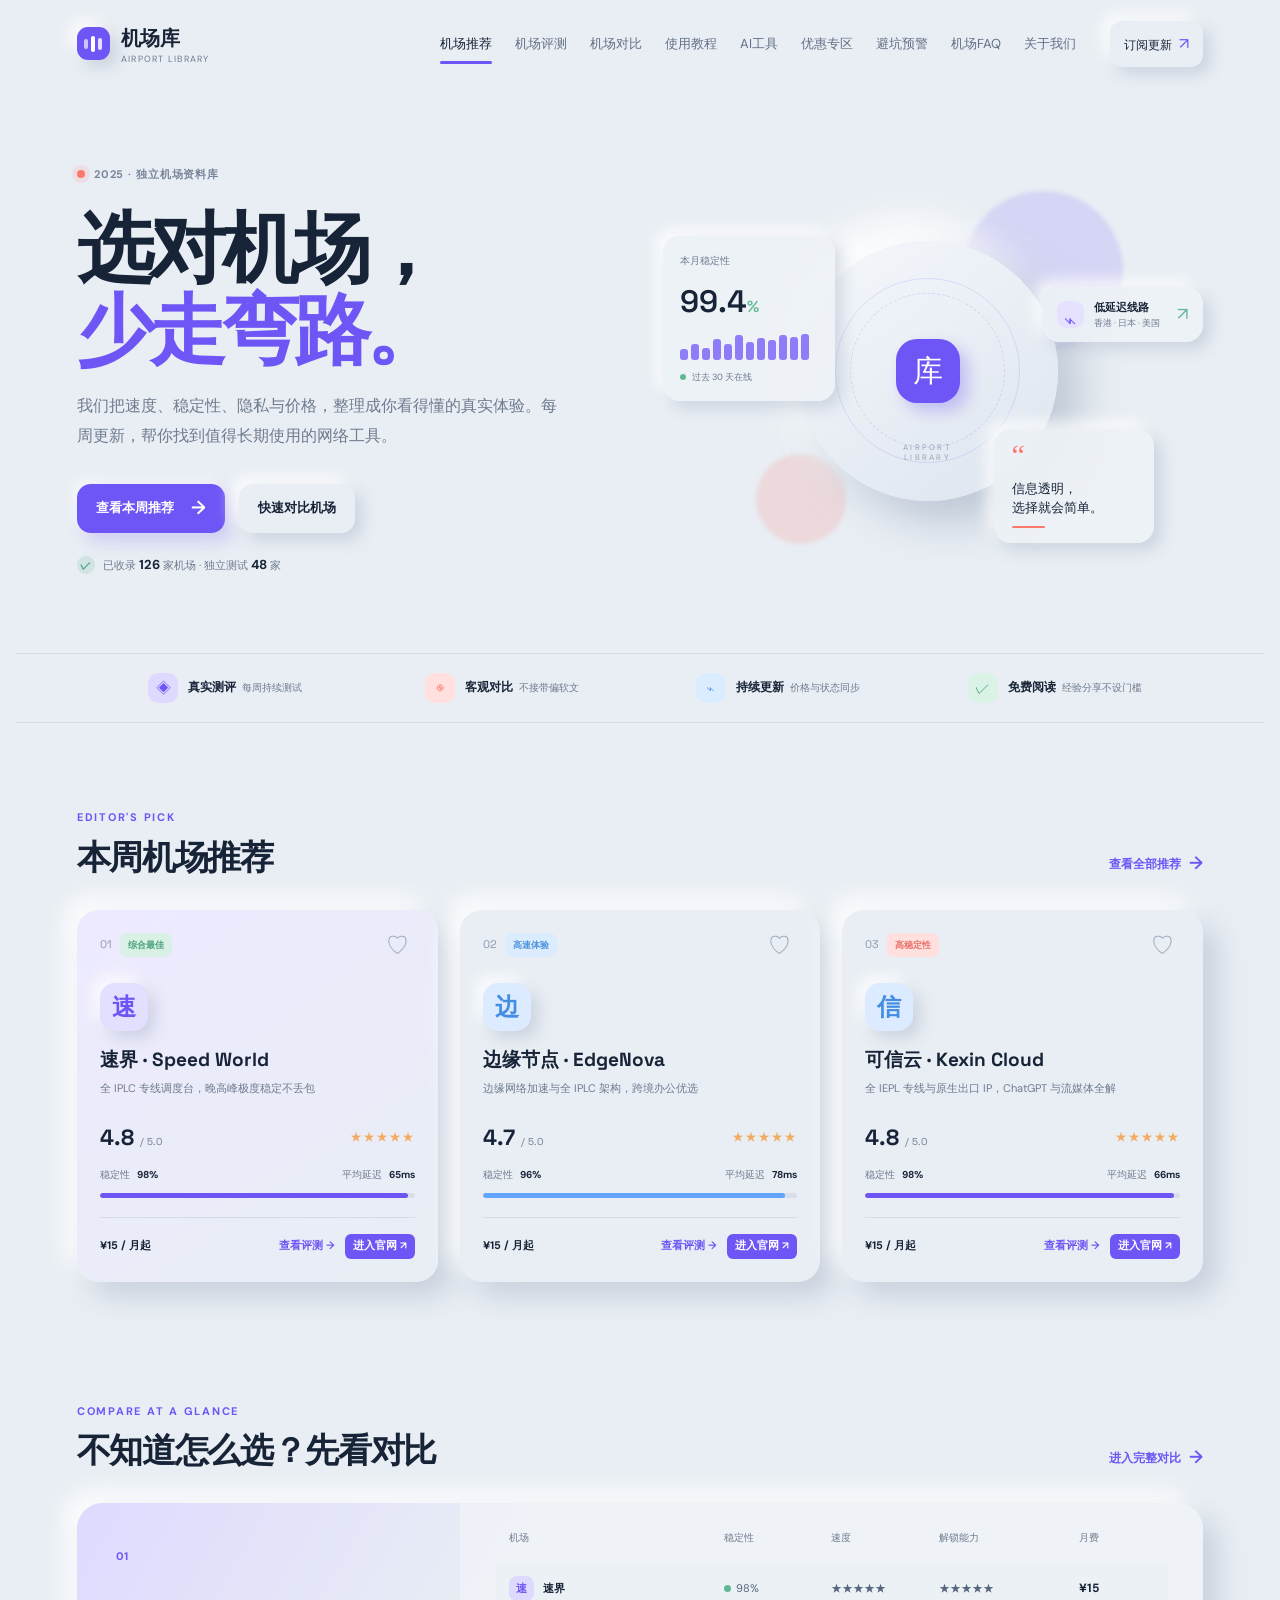
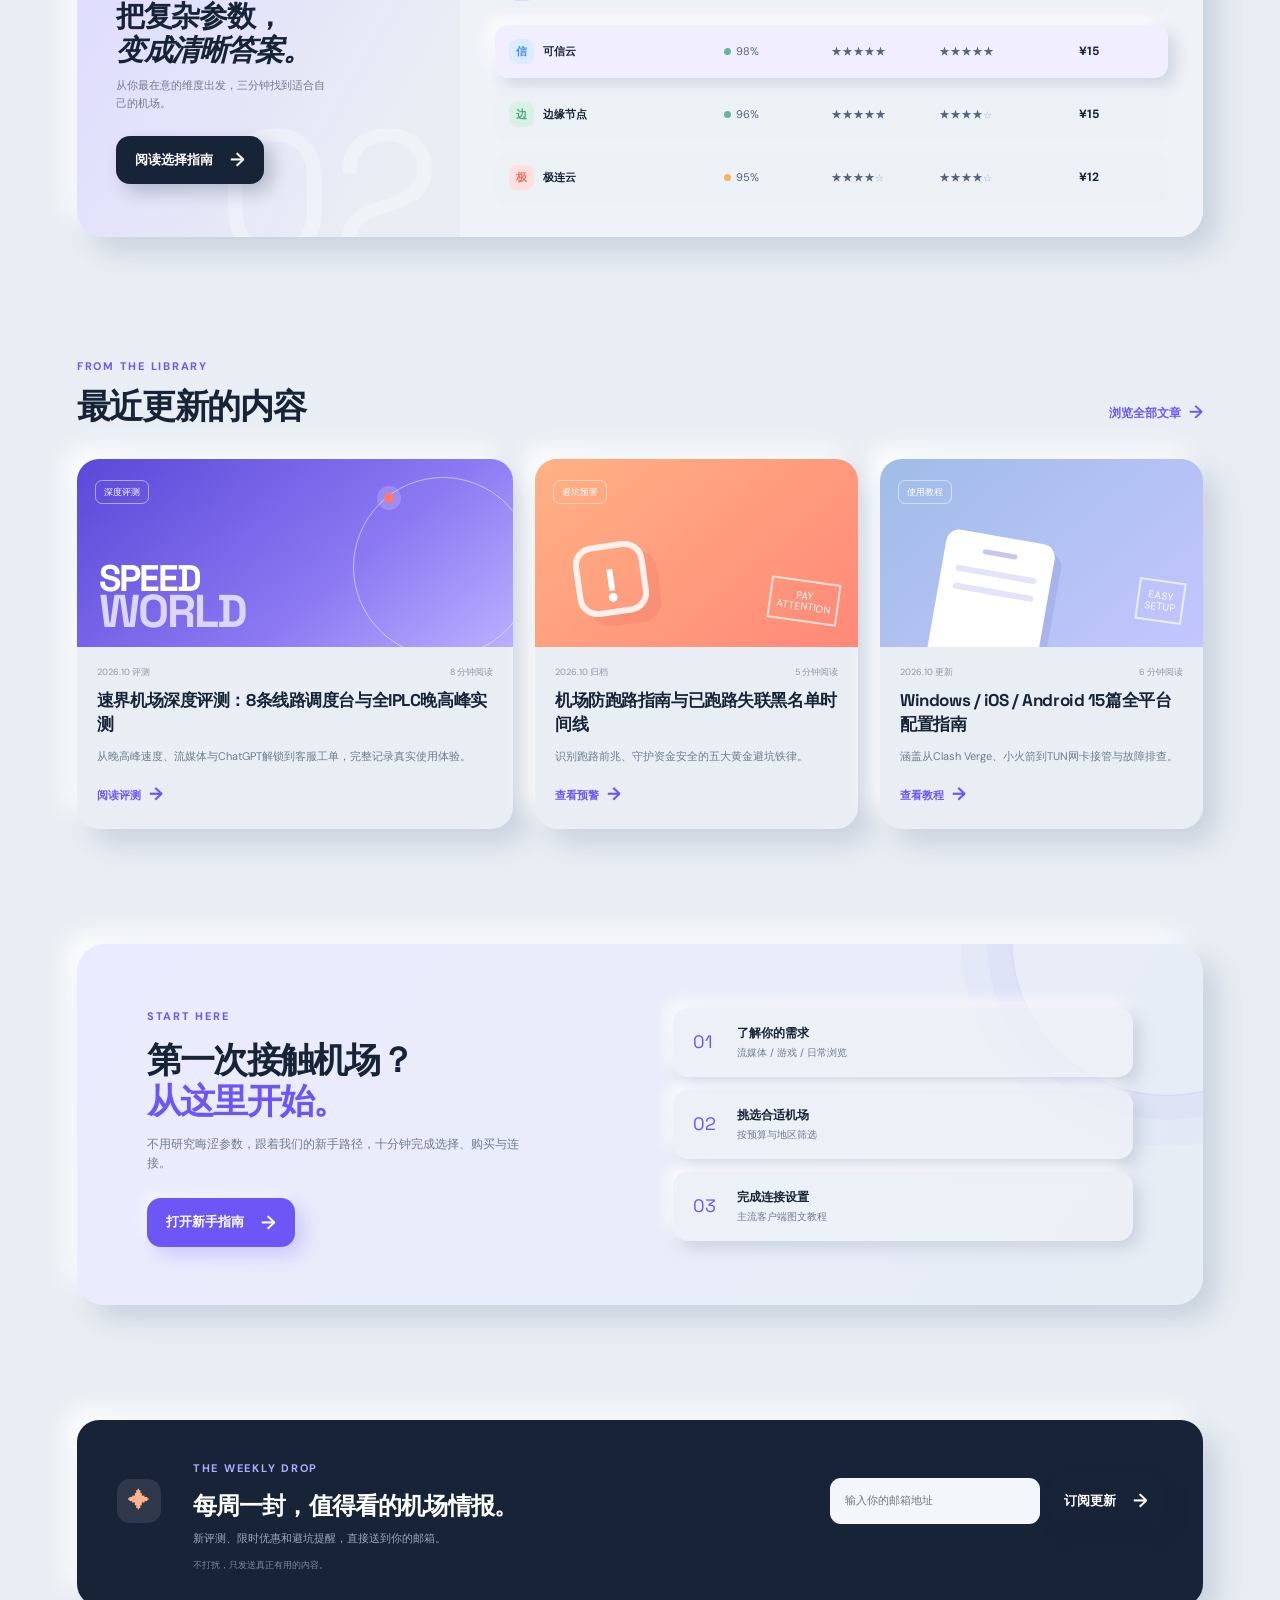
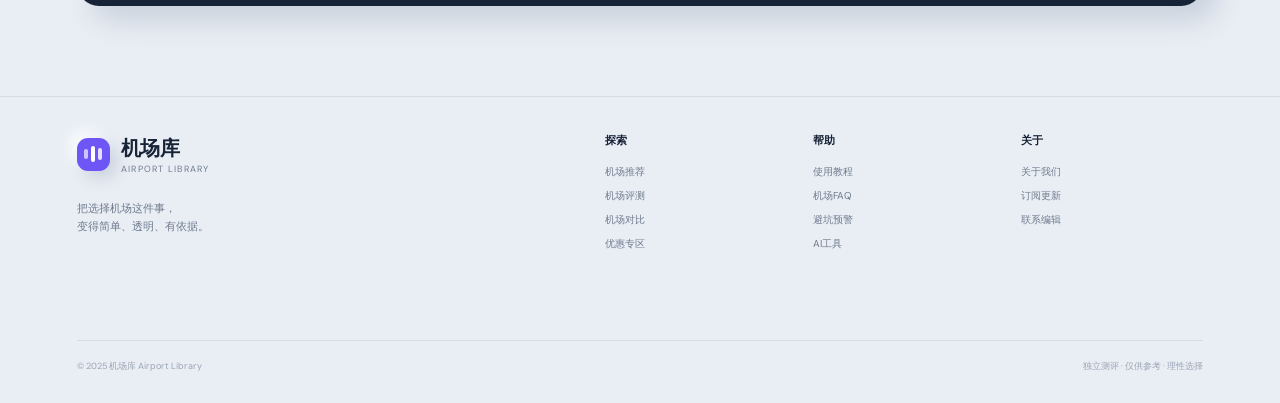
<file: index.html>
<!doctype html>
<html lang="zh-CN">
  <head>
    <meta charset="UTF-8" />
    <meta name="viewport" content="width=device-width, initial-scale=1.0" />
    <title>机场库 · 选对机场，少走弯路 · 2026 独立机场评测与推荐导航</title>
    <meta name="description" content="机场库（Airport Library）是专业的网络代理服务独立评测与导航平台。提供速界、可信云、边缘节点等15家主流机场实测对比、专属优惠码、100条FAQ问答、避坑预警及客户端使用教程。" />
    <meta name="keywords" content="机场推荐,机场评测,机场对比,机场优惠码,Clash教程,Shadowrocket教程,IPLC专线,4K流媒体解锁" />
    <link rel="canonical" href="https://jichangku.net/" />

    <!-- GEO Meta Tags -->
    <meta name="geo.region" content="HK" />
    <meta name="geo.placename" content="Hong Kong" />
    <meta name="geo.position" content="22.3193;114.1694" />
    <meta name="ICBM" content="22.3193, 114.1694" />

    <!-- Open Graph & Twitter Cards -->
    <meta property="og:type" content="website" />
    <meta property="og:site_name" content="机场库 Airport Library" />
    <meta property="og:title" content="机场库 · 选对机场，少走弯路" />
    <meta property="og:description" content="独立、清晰、可验证的机场评测与推荐指南。收录15家主流机场实测、优惠码及全平台使用教程。" />
    <meta property="og:url" content="https://jichangku.net/" />
    <meta property="og:locale" content="zh_CN" />
    <meta name="twitter:card" content="summary" />
    <meta name="twitter:title" content="机场库 · 选对机场，少走弯路" />
    <meta name="twitter:description" content="独立、清晰、可验证的机场评测与推荐指南。" />

    <!-- Structured Data (JSON-LD) -->
    <script type="application/ld+json">
    {
      "@context": "https://schema.org",
      "@graph": [
        {
          "@type": "WebSite",
          "@id": "https://jichangku.net/#website",
          "url": "https://jichangku.net/",
          "name": "机场库",
          "alternateName": "Airport Library",
          "description": "选对机场，少走弯路。独立、清晰、可验证的机场评测与推荐指南。",
          "inLanguage": "zh-CN"
        },
        {
          "@type": "Organization",
          "@id": "https://jichangku.net/#organization",
          "name": "机场库团队",
          "url": "https://jichangku.net/",
          "logo": "https://jichangku.net/favicon.ico"
        }
      ]
    }
    </script>
    <link rel="stylesheet" href="styles.css" />
  </head>
  <body>
    <div class="site-shell">
      <header class="topbar">
        <a class="brand" href="#top" aria-label="机场库首页">
          <span class="brand-mark"><span></span><span></span><span></span></span>
          <span>
            <strong>机场库</strong>
            <small>Airport Library</small>
          </span>
        </a>
        <nav class="main-nav" aria-label="主导航">
          <a class="active" href="recommend.html">机场推荐</a>
          <a href="reviews.html">机场评测</a>
          <a href="compare.html">机场对比</a>
          <a href="guides.html">使用教程</a>
          <a href="ai-tools.html">AI工具</a>
          <a href="deals.html">优惠专区</a>
          <a href="alerts.html">避坑预警</a>
          <a href="faq.html">机场FAQ</a>
          <a href="about.html">关于我们</a>
        </nav>
        <button class="mobile-menu" aria-label="打开菜单"><span></span><span></span></button>
        <a class="top-action" href="#newsletter">订阅更新 <span>↗</span></a>
      </header>

      <main id="top">
        <section class="hero section-pad">
          <div class="hero-copy">
            <div class="eyebrow"><span class="eyebrow-dot"></span> 2025 · 独立机场资料库</div>
            <h1>选对机场，<br /><em>少走弯路。</em></h1>
            <p class="hero-lead">我们把速度、稳定性、隐私与价格，整理成你看得懂的真实体验。每周更新，帮你找到值得长期使用的网络工具。</p>
            <div class="hero-actions">
              <a class="btn btn-primary" href="#recommend">查看本周推荐 <span>→</span></a>
              <a class="btn btn-ghost" href="#compare">快速对比机场</a>
            </div>
            <div class="hero-note"><span class="check">✓</span> 已收录 <strong>126</strong> 家机场 · 独立测试 <strong>48</strong> 家</div>
          </div>
          <div class="hero-visual" aria-label="机场库数据概览">
            <div class="orb orb-one"></div><div class="orb orb-two"></div>
            <div class="floating-card uptime-card">
              <div class="card-label">本月稳定性</div>
              <div class="uptime-value">99.4<span>%</span></div>
              <div class="mini-bars"><i></i><i></i><i></i><i></i><i></i><i></i><i></i><i></i><i></i><i></i><i></i><i></i></div>
              <div class="card-foot"><span class="status-dot"></span> 过去 30 天在线</div>
            </div>
            <div class="floating-card ping-card">
              <div class="ping-icon">⌁</div><div><strong>低延迟线路</strong><small>香港 · 日本 · 美国</small></div><span class="signal">↗</span>
            </div>
            <div class="floating-card quote-card"><span class="quote-mark">“</span><p>信息透明，<br />选择就会简单。</p><span class="quote-line"></span></div>
            <div class="visual-core"><span class="core-ring"></span><span class="core-logo">库</span><span class="core-caption">AIRPORT<br />LIBRARY</span></div>
          </div>
        </section>

        <section class="trust-strip section-pad">
          <div><span class="strip-icon purple">◈</span><strong>真实测评</strong><small>每周持续测试</small></div>
          <div><span class="strip-icon coral">◉</span><strong>客观对比</strong><small>不接带偏软文</small></div>
          <div><span class="strip-icon blue">⌁</span><strong>持续更新</strong><small>价格与状态同步</small></div>
          <div><span class="strip-icon green">✓</span><strong>免费阅读</strong><small>经验分享不设门槛</small></div>
        </section>

        <section id="recommend" class="section-pad content-section">
          <div class="section-heading"><div><span class="eyebrow">EDITOR'S PICK</span><h2>本周机场推荐</h2></div><a class="text-link" href="recommend.html">查看全部推荐 <span>→</span></a></div>
          <div class="airport-grid">
            <article class="airport-card featured-card">
              <div class="card-top"><span class="rank-badge">01</span><span class="soft-tag green-tag">综合最佳</span><button class="bookmark" aria-label="收藏">♡</button></div>
              <div class="airport-icon icon-violet">速</div><h3>速界 · Speed World</h3><p class="muted">全 IPLC 专线调度台，晚高峰极度稳定不丢包</p>
              <div class="score-row"><div class="score">4.8 <span>/ 5.0</span></div><div class="stars">★★★★★</div></div>
              <div class="metric-row"><span>稳定性 <b>98%</b></span><span>平均延迟 <b>65ms</b></span></div><div class="progress"><i style="width:98%"></i></div>
              <div class="card-bottom"><span>¥15 / 月起</span><div style="display:flex;gap:10px;align-items:center"><a href="airport.html?id=speed" style="font-size:11px;color:var(--purple)">查看评测 →</a><a href="https://lqy001.speedworldaff.com/#/register?code=p3EKNmlp" target="_blank" rel="noopener sponsored" style="font-size:10.5px;background:var(--purple);color:#fff;padding:4px 8px;border-radius:6px">进入官网 ↗</a></div></div>
            </article>
            <article class="airport-card">
              <div class="card-top"><span class="rank-badge">02</span><span class="soft-tag blue-tag">高速体验</span><button class="bookmark" aria-label="收藏">♡</button></div>
              <div class="airport-icon icon-blue">边</div><h3>边缘节点 · EdgeNova</h3><p class="muted">边缘网络加速与全 IPLC 架构，跨境办公优选</p>
              <div class="score-row"><div class="score">4.7 <span>/ 5.0</span></div><div class="stars">★★★★★</div></div>
              <div class="metric-row"><span>稳定性 <b>96%</b></span><span>平均延迟 <b>78ms</b></span></div><div class="progress blue-progress"><i style="width:96%"></i></div>
              <div class="card-bottom"><span>¥15 / 月起</span><div style="display:flex;gap:10px;align-items:center"><a href="airport.html?id=edge" style="font-size:11px;color:var(--purple)">查看评测 →</a><a href="https://zoio.edgenovaaff.cc/#/register?code=ti8OUEN2" target="_blank" rel="noopener sponsored" style="font-size:10.5px;background:var(--purple);color:#fff;padding:4px 8px;border-radius:6px">进入官网 ↗</a></div></div>
            </article>
            <article class="airport-card">
              <div class="card-top"><span class="rank-badge">03</span><span class="soft-tag coral-tag">高稳定性</span><button class="bookmark" aria-label="收藏">♡</button></div>
              <div class="airport-icon icon-blue">信</div><h3>可信云 · Kexin Cloud</h3><p class="muted">全 IEPL 专线与原生出口 IP，ChatGPT 与流媒体全解</p>
              <div class="score-row"><div class="score">4.8 <span>/ 5.0</span></div><div class="stars">★★★★★</div></div>
              <div class="metric-row"><span>稳定性 <b>98%</b></span><span>平均延迟 <b>66ms</b></span></div><div class="progress"><i style="width:98%"></i></div>
              <div class="card-bottom"><span>¥15 / 月起</span><div style="display:flex;gap:10px;align-items:center"><a href="airport.html?id=kexin" style="font-size:11px;color:var(--purple)">查看评测 →</a><a href="https://ermaozi01.kosingaff.com/#/register?code=FA6DjjDi" target="_blank" rel="noopener sponsored" style="font-size:10.5px;background:var(--purple);color:#fff;padding:4px 8px;border-radius:6px">进入官网 ↗</a></div></div>
            </article>
          </div>
        </section>

        <section id="compare" class="section-pad compare-section">
          <div class="section-heading"><div><span class="eyebrow">COMPARE AT A GLANCE</span><h2>不知道怎么选？先看对比</h2></div><a class="text-link" href="compare.html">进入完整对比 <span>→</span></a></div>
          <div class="compare-panel" id="compare-table">
            <div class="compare-intro"><span class="compare-number">01</span><h3>把复杂参数，<br /><em>变成清晰答案。</em></h3><p>从你最在意的维度出发，三分钟找到适合自己的机场。</p><a class="btn btn-dark" href="guides.html">阅读选择指南 <span>→</span></a></div>
            <div class="compare-table-wrap"><div class="table-head"><span>机场</span><span>稳定性</span><span>速度</span><span>解锁能力</span><span>月费</span></div>
              <div class="table-row"><div class="table-airport"><span class="tiny-logo violet-logo">速</span><a href="airport.html?id=speed"><strong>速界</strong></a></div><span><i class="table-dot high"></i>98%</span><span>★★★★★</span><span>★★★★★</span><b>¥15</b></div>
              <div class="table-row"><div class="table-airport"><span class="tiny-logo blue-logo">信</span><a href="airport.html?id=kexin"><strong>可信云</strong></a></div><span><i class="table-dot high"></i>98%</span><span>★★★★★</span><span>★★★★★</span><b>¥15</b></div>
              <div class="table-row"><div class="table-airport"><span class="tiny-logo green-logo">边</span><a href="airport.html?id=edge"><strong>边缘节点</strong></a></div><span><i class="table-dot high"></i>96%</span><span>★★★★★</span><span>★★★★<small>☆</small></span><b>¥15</b></div>
              <div class="table-row"><div class="table-airport"><span class="tiny-logo coral-logo">极</span><a href="airport.html?id=jilian"><strong>极连云</strong></a></div><span><i class="table-dot mid"></i>95%</span><span>★★★★<small>☆</small></span><span>★★★★<small>☆</small></span><b>¥12</b></div>
            </div>
          </div>
        </section>

        <section id="reviews" class="section-pad editorial-section">
          <div class="section-heading"><div><span class="eyebrow">FROM THE LIBRARY</span><h2>最近更新的内容</h2></div><a class="text-link" href="reviews.html">浏览全部文章 <span>→</span></a></div>
          <div class="article-grid">
            <article class="article-card large-article"><div class="article-visual visual-gradient"><span class="article-kicker">深度评测</span><div class="article-visual-word">SPEED<br /><span>WORLD</span></div><span class="article-orbit"></span></div><div class="article-body"><div class="article-meta"><span>2026.10 评测</span><span>8 分钟阅读</span></div><h3>速界机场深度评测：8条线路调度台与全IPLC晚高峰实测</h3><p>从晚高峰速度、流媒体与ChatGPT解锁到客服工单，完整记录真实使用体验。</p><a href="airport.html?id=speed" class="read-link">阅读评测 <span>→</span></a></div></article>
            <article class="article-card"><div class="article-visual visual-peach"><span class="article-kicker">避坑预警</span><div class="warning-icon">!</div><span class="article-sticker">PAY<br />ATTENTION</span></div><div class="article-body"><div class="article-meta"><span>2026.10 归档</span><span>5 分钟阅读</span></div><h3>机场防跑路指南与已跑路失联黑名单时间线</h3><p>识别跑路前兆、守护资金安全的五大黄金避坑铁律。</p><a href="alerts.html" class="read-link">查看预警 <span>→</span></a></div></article>
            <article class="article-card"><div class="article-visual visual-lilac"><span class="article-kicker">使用教程</span><div class="device-art"><span></span><i></i><i></i></div><span class="article-sticker">EASY<br />SETUP</span></div><div class="article-body"><div class="article-meta"><span>2026.10 更新</span><span>6 分钟阅读</span></div><h3>Windows / iOS / Android 15篇全平台配置指南</h3><p>涵盖从Clash Verge、小火箭到TUN网卡接管与故障排查。</p><a href="guides.html" class="read-link">查看教程 <span>→</span></a></div></article>
          </div>
        </section>

        <section id="guides" class="section-pad guide-section">
          <div class="guide-card"><div><span class="eyebrow">START HERE</span><h2>第一次接触机场？<br /><em>从这里开始。</em></h2><p>不用研究晦涩参数，跟着我们的新手路径，十分钟完成选择、购买与连接。</p><a class="btn btn-primary" href="guides.html">打开新手指南 <span>→</span></a></div><div class="steps"><div class="step"><span>01</span><div><strong>了解你的需求</strong><small>流媒体 / 游戏 / 日常浏览</small></div></div><div class="step"><span>02</span><div><strong>挑选合适机场</strong><small>按预算与地区筛选</small></div></div><div class="step"><span>03</span><div><strong>完成连接设置</strong><small>主流客户端图文教程</small></div></div></div></div>
        </section>

        <section id="newsletter" class="section-pad newsletter-section"><div class="newsletter-card"><div class="newsletter-mark">✦</div><div><span class="eyebrow">THE WEEKLY DROP</span><h2>每周一封，值得看的机场情报。</h2><p>新评测、限时优惠和避坑提醒，直接送到你的邮箱。</p></div><form class="subscribe-form"><label class="sr-only" for="email">邮箱地址</label><input id="email" type="email" placeholder="输入你的邮箱地址" required /><button class="btn btn-dark" type="submit">订阅更新 <span>→</span></button></form><small class="form-note">不打扰，只发送真正有用的内容。</small></div></section>
      </main>

      <footer id="about" class="footer section-pad"><div class="footer-brand"><a class="brand" href="index.html"><span class="brand-mark"><span></span><span></span><span></span></span><span><strong>机场库</strong><small>Airport Library</small></span></a><p>把选择机场这件事，<br />变得简单、透明、有依据。</p></div><div class="footer-links"><div><strong>探索</strong><a href="recommend.html">机场推荐</a><a href="reviews.html">机场评测</a><a href="compare.html">机场对比</a><a href="deals.html">优惠专区</a></div><div><strong>帮助</strong><a href="guides.html">使用教程</a><a href="faq.html">机场FAQ</a><a href="alerts.html">避坑预警</a><a href="ai-tools.html">AI工具</a></div><div><strong>关于</strong><a href="about.html">关于我们</a><a href="index.html#newsletter">订阅更新</a><a href="about.html#contact">联系编辑</a></div></div><div class="footer-bottom"><span>© 2025 机场库 Airport Library</span><span>独立测评 · 仅供参考 · 理性选择</span></div></footer>
    </div>
    <script src="script.js"></script>
  </body>
</html>
</file>
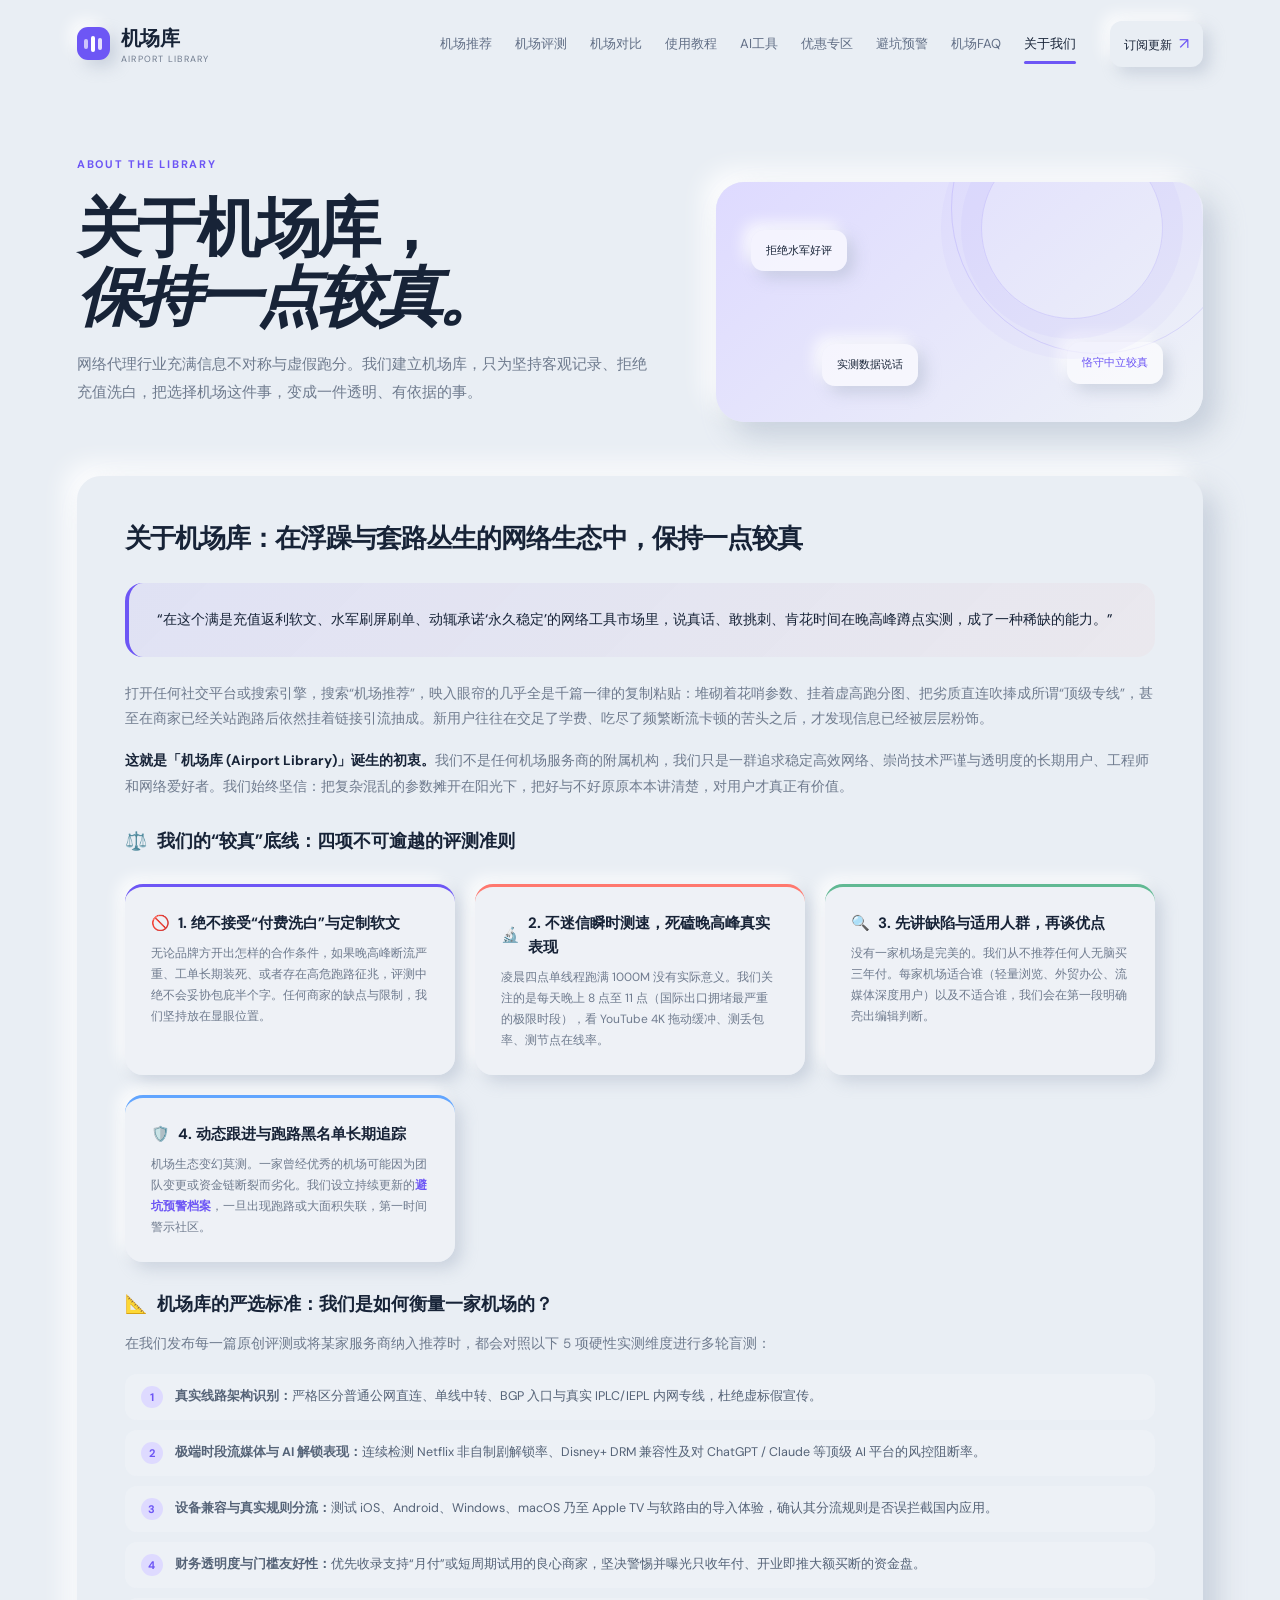
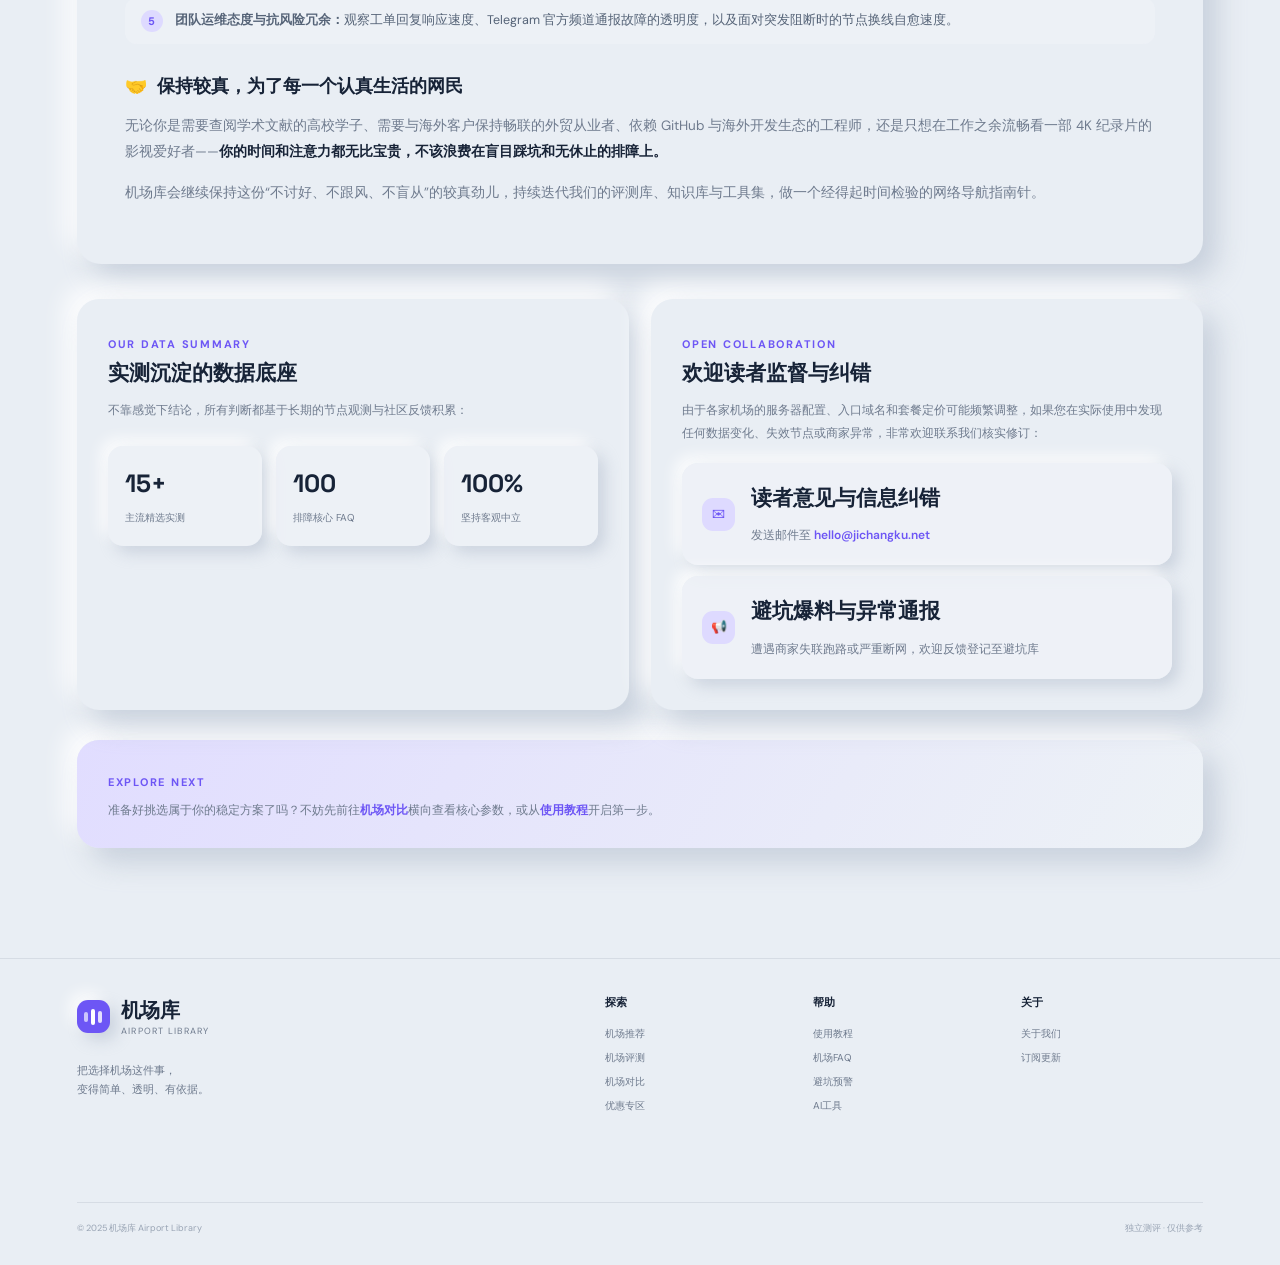
<file: about.html>
<!doctype html><html lang="zh-CN"><head><meta charset="UTF-8"/><meta name="viewport" content="width=device-width,initial-scale=1.0"/><title>关于我们 · 关于机场库，保持一点较真 · 机场库</title><meta name="description" content="关于机场库（Airport Library）：独立、透明、可验证的网络代理评测博客。拒绝充值软文洗白，坚持晚高峰实测，恪守客观公正的评测准则与读者监督机制。"/><meta name="keywords" content="关于机场库,机场库团队,机场评测标准,独立评测博客"/><link rel="canonical" href="https://jichangku.net/about.html"/><meta name="geo.region" content="HK"/><meta name="geo.placename" content="Hong Kong"/><meta name="geo.position" content="22.3193;114.1694"/><meta name="ICBM" content="22.3193, 114.1694"/><meta property="og:type" content="website"/><meta property="og:title" content="关于我们 · 关于机场库，保持一点较真 · 机场库"/><meta property="og:description" content="关于机场库：在浮躁与套路丛生的网络生态中，保持一点较真。"/><meta property="og:url" content="https://jichangku.net/about.html"/><link rel="stylesheet" href="styles.css"/><style>
.about-article-full{background:var(--card);border-radius:24px;box-shadow:var(--shadow);padding:42px 48px;margin-bottom:35px}
.about-article-full h2{font-family:'Space Grotesk','PingFang SC',sans-serif;font-size:26px;letter-spacing:-.035em;margin:0 0 16px;color:var(--ink)}
.about-article-full h3{font-size:18px;margin:28px 0 12px;color:var(--ink);display:flex;align-items:center;gap:10px}
.about-article-full p{color:var(--muted);font-size:13.5px;line-height:1.9;margin:0 0 16px}
.about-article-full p strong{color:var(--ink)}
.quote-highlight{background:linear-gradient(135deg,rgba(109,86,245,0.08),rgba(255,120,110,0.05));border-radius:18px;padding:24px 28px;margin:24px 0;border-left:4px solid var(--purple)}
.quote-highlight p{margin:0;font-size:14px;color:var(--ink);font-weight:500;line-height:1.8}
.principles-grid{display:grid;grid-template-columns:repeat(auto-fit, minmax(280px, 1fr));gap:20px;margin:28px 0}
.principle-box{background:rgba(240,243,248,0.78);border-radius:18px;padding:24px 26px;box-shadow:var(--shadow-small);border-top:3px solid var(--purple)}
.principle-box.coral{border-top-color:var(--coral)}
.principle-box.green{border-top-color:var(--green)}
.principle-box.blue{border-top-color:var(--blue)}
.principle-box h4{margin:0 0 8px;font-size:15px;color:var(--ink);display:flex;align-items:center;gap:8px}
.principle-box p{margin:0;font-size:12px;color:var(--muted);line-height:1.75}
.standard-list{list-style:none;padding:0;margin:18px 0}
.standard-list li{display:flex;align-items:flex-start;gap:12px;padding:12px 16px;border-radius:12px;background:rgba(240,243,248,0.65);margin-bottom:10px;font-size:12.5px;color:#556377}
.standard-list li span{width:22px;height:22px;border-radius:50%;background:#dedaff;color:var(--purple);display:grid;place-items:center;font-weight:700;font-size:11px;flex:none}
@media(max-width:820px){
  .about-article-full{padding:26px 22px}
}
</style></head><body><div class="site-shell"><header class="topbar"><a class="brand" href="index.html"><span class="brand-mark"><span></span><span></span><span></span></span><span><strong>机场库</strong><small>Airport Library</small></span></a><nav class="main-nav"><a href="recommend.html">机场推荐</a><a href="reviews.html">机场评测</a><a href="compare.html">机场对比</a><a href="guides.html">使用教程</a><a href="ai-tools.html">AI工具</a><a href="deals.html">优惠专区</a><a href="alerts.html">避坑预警</a><a href="faq.html">机场FAQ</a><a class="active" href="about.html">关于我们</a></nav><button class="mobile-menu" aria-label="打开菜单"><span></span><span></span></button><a class="top-action" href="index.html#newsletter">订阅更新 <span>↗</span></a></header><main><section class="page-hero section-pad"><div><span class="eyebrow">ABOUT THE LIBRARY</span><h1>关于机场库，<br/><em>保持一点较真。</em></h1><p>网络代理行业充满信息不对称与虚假跑分。我们建立机场库，只为坚持客观记录、拒绝充值洗白，把选择机场这件事，变成一件透明、有依据的事。</p></div><div class="page-hero-art"><span class="art-chip one">拒绝水军好评</span><span class="art-chip two">实测数据说话</span><span class="art-chip three">恪守中立较真</span></div></section><section class="page-content section-pad">

<article class="about-article-full">
  <h2>关于机场库：在浮躁与套路丛生的网络生态中，保持一点较真</h2>
  
  <div class="quote-highlight">
    <p>“在这个满是充值返利软文、水军刷屏刷单、动辄承诺‘永久稳定’的网络工具市场里，说真话、敢挑刺、肯花时间在晚高峰蹲点实测，成了一种稀缺的能力。”</p>
  </div>

  <p>打开任何社交平台或搜索引擎，搜索“机场推荐”，映入眼帘的几乎全是千篇一律的复制粘贴：堆砌着花哨参数、挂着虚高跑分图、把劣质直连吹捧成所谓“顶级专线”，甚至在商家已经关站跑路后依然挂着链接引流抽成。新用户往往在交足了学费、吃尽了频繁断流卡顿的苦头之后，才发现信息已经被层层粉饰。</p>

  <p><strong>这就是「机场库 (Airport Library)」诞生的初衷。</strong>我们不是任何机场服务商的附属机构，我们只是一群追求稳定高效网络、崇尚技术严谨与透明度的长期用户、工程师和网络爱好者。我们始终坚信：把复杂混乱的参数摊开在阳光下，把好与不好原原本本讲清楚，对用户才真正有价值。</p>

  <h3><span>⚖️</span> 我们的“较真”底线：四项不可逾越的评测准则</h3>

  <div class="principles-grid">
    <div class="principle-box">
      <h4><span>🚫</span> 1. 绝不接受“付费洗白”与定制软文</h4>
      <p>无论品牌方开出怎样的合作条件，如果晚高峰断流严重、工单长期装死、或者存在高危跑路征兆，评测中绝不会妥协包庇半个字。任何商家的缺点与限制，我们坚持放在显眼位置。</p>
    </div>
    <div class="principle-box coral">
      <h4><span>🔬</span> 2. 不迷信瞬时测速，死磕晚高峰真实表现</h4>
      <p>凌晨四点单线程跑满 1000M 没有实际意义。我们关注的是每天晚上 8 点至 11 点（国际出口拥堵最严重的极限时段），看 YouTube 4K 拖动缓冲、测丢包率、测节点在线率。</p>
    </div>
    <div class="principle-box green">
      <h4><span>🔍</span> 3. 先讲缺陷与适用人群，再谈优点</h4>
      <p>没有一家机场是完美的。我们从不推荐任何人无脑买三年付。每家机场适合谁（轻量浏览、外贸办公、流媒体深度用户）以及不适合谁，我们会在第一段明确亮出编辑判断。</p>
    </div>
    <div class="principle-box blue">
      <h4><span>🛡️</span> 4. 动态跟进与跑路黑名单长期追踪</h4>
      <p>机场生态变幻莫测。一家曾经优秀的机场可能因为团队变更或资金链断裂而劣化。我们设立持续更新的<a class="text-link" href="alerts.html">避坑预警档案</a>，一旦出现跑路或大面积失联，第一时间警示社区。</p>
    </div>
  </div>

  <h3><span>📐</span> 机场库的严选标准：我们是如何衡量一家机场的？</h3>
  <p>在我们发布每一篇原创评测或将某家服务商纳入推荐时，都会对照以下 5 项硬性实测维度进行多轮盲测：</p>

  <ul class="standard-list">
    <li><span>1</span><div><strong>真实线路架构识别：</strong>严格区分普通公网直连、单线中转、BGP 入口与真实 IPLC/IEPL 内网专线，杜绝虚标假宣传。</div></li>
    <li><span>2</span><div><strong>极端时段流媒体与 AI 解锁表现：</strong>连续检测 Netflix 非自制剧解锁率、Disney+ DRM 兼容性及对 ChatGPT / Claude 等顶级 AI 平台的风控阻断率。</div></li>
    <li><span>3</span><div><strong>设备兼容与真实规则分流：</strong>测试 iOS、Android、Windows、macOS 乃至 Apple TV 与软路由的导入体验，确认其分流规则是否误拦截国内应用。</div></li>
    <li><span>4</span><div><strong>财务透明度与门槛友好性：</strong>优先收录支持“月付”或短周期试用的良心商家，坚决警惕并曝光只收年付、开业即推大额买断的资金盘。</div></li>
    <li><span>5</span><div><strong>团队运维态度与抗风险冗余：</strong>观察工单回复响应速度、Telegram 官方频道通报故障的透明度，以及面对突发阻断时的节点换线自愈速度。</div></li>
  </ul>

  <h3><span>🤝</span> 保持较真，为了每一个认真生活的网民</h3>
  <p>无论你是需要查阅学术文献的高校学子、需要与海外客户保持畅联的外贸从业者、依赖 GitHub 与海外开发生态的工程师，还是只想在工作之余流畅看一部 4K 纪录片的影视爱好者——<strong>你的时间和注意力都无比宝贵，不该浪费在盲目踩坑和无休止的排障上。</strong></p>
  <p>机场库会继续保持这份“不讨好、不跟风、不盲从”的较真劲儿，持续迭代我们的评测库、知识库与工具集，做一个经得起时间检验的网络导航指南针。</p>
</article>

<div class="about-grid">
  <article class="about-card">
    <span class="eyebrow">OUR DATA SUMMARY</span>
    <h3>实测沉淀的数据底座</h3>
    <p>不靠感觉下结论，所有判断都基于长期的节点观测与社区反馈积累：</p>
    <div class="stat-grid">
      <div class="stat-box"><strong>15+</strong><span>主流精选实测</span></div>
      <div class="stat-box"><strong>100</strong><span>排障核心 FAQ</span></div>
      <div class="stat-box"><strong>100%</strong><span>坚持客观中立</span></div>
    </div>
  </article>

  <article id="contact" class="about-card">
    <span class="eyebrow">OPEN COLLABORATION</span>
    <h3>欢迎读者监督与纠错</h3>
    <p>由于各家机场的服务器配置、入口域名和套餐定价可能频繁调整，如果您在实际使用中发现任何数据变化、失效节点或商家异常，非常欢迎联系我们核实修订：</p>
    <div class="page-list" style="margin-top:18px">
      <div class="page-list-item">
        <span>✉</span>
        <div>
          <h3>读者意见与信息纠错</h3>
          <p>发送邮件至 <a class="text-link" href="mailto:hello@jichangku.net">hello@jichangku.net</a></p>
        </div>
      </div>
      <div class="page-list-item">
        <span>📢</span>
        <div>
          <h3>避坑爆料与异常通报</h3>
          <p>遭遇商家失联跑路或严重断网，欢迎反馈登记至避坑库</p>
        </div>
      </div>
    </div>
  </article>
</div>

<div class="page-callout" style="margin-top:30px">
  <span class="eyebrow">EXPLORE NEXT</span>
  <p>准备好挑选属于你的稳定方案了吗？不妨先前往<a class="text-link" href="compare.html">机场对比</a>横向查看核心参数，或从<a class="text-link" href="guides.html">使用教程</a>开启第一步。</p>
</div>

</section></main><footer class="footer section-pad"><div class="footer-brand"><a class="brand" href="index.html"><span class="brand-mark"><span></span><span></span><span></span></span><span><strong>机场库</strong><small>Airport Library</small></span></a><p>把选择机场这件事，<br/>变得简单、透明、有依据。</p></div><div class="footer-links"><div><strong>探索</strong><a href="recommend.html">机场推荐</a><a href="reviews.html">机场评测</a><a href="compare.html">机场对比</a><a href="deals.html">优惠专区</a></div><div><strong>帮助</strong><a href="guides.html">使用教程</a><a href="faq.html">机场FAQ</a><a href="alerts.html">避坑预警</a><a href="ai-tools.html">AI工具</a></div><div><strong>关于</strong><a href="about.html">关于我们</a><a href="index.html#newsletter">订阅更新</a></div></div><div class="footer-bottom"><span>© 2025 机场库 Airport Library</span><span>独立测评 · 仅供参考</span></div></footer></div><script src="script.js"></script></body></html>
</file>
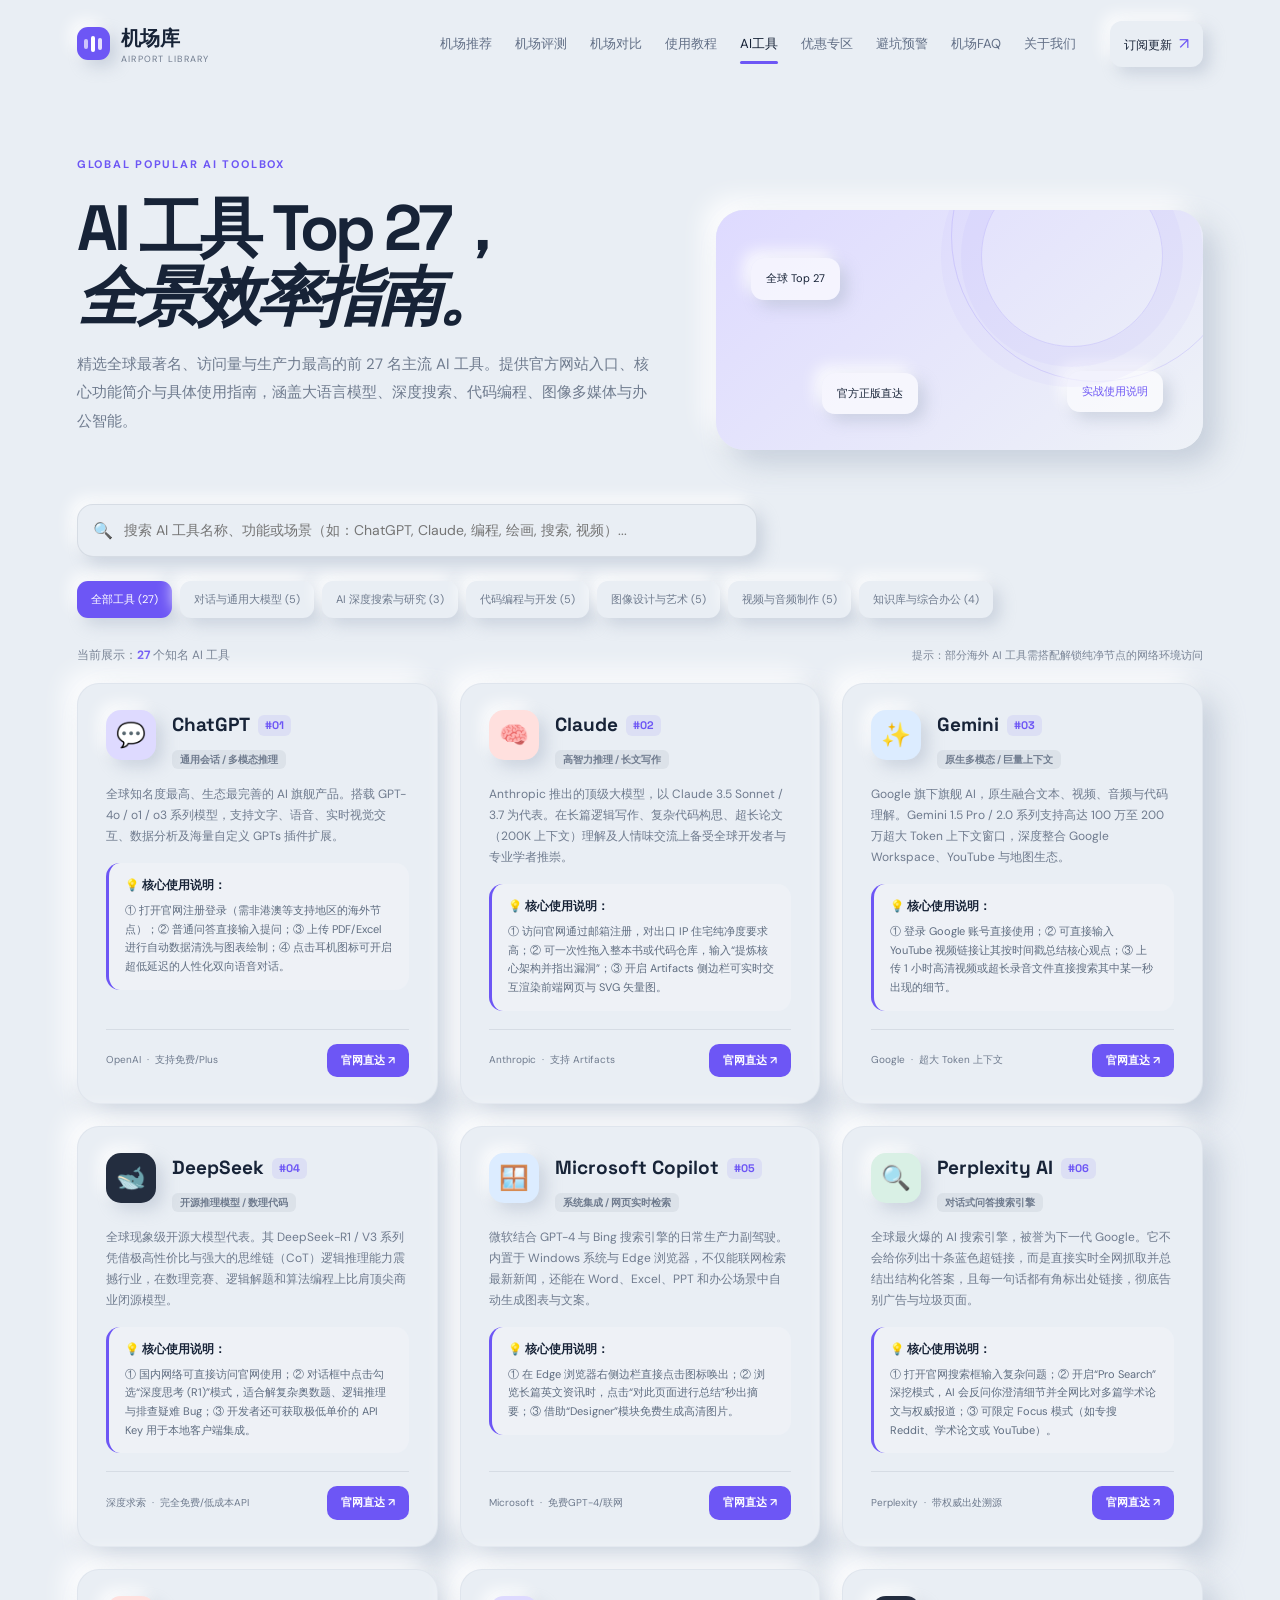
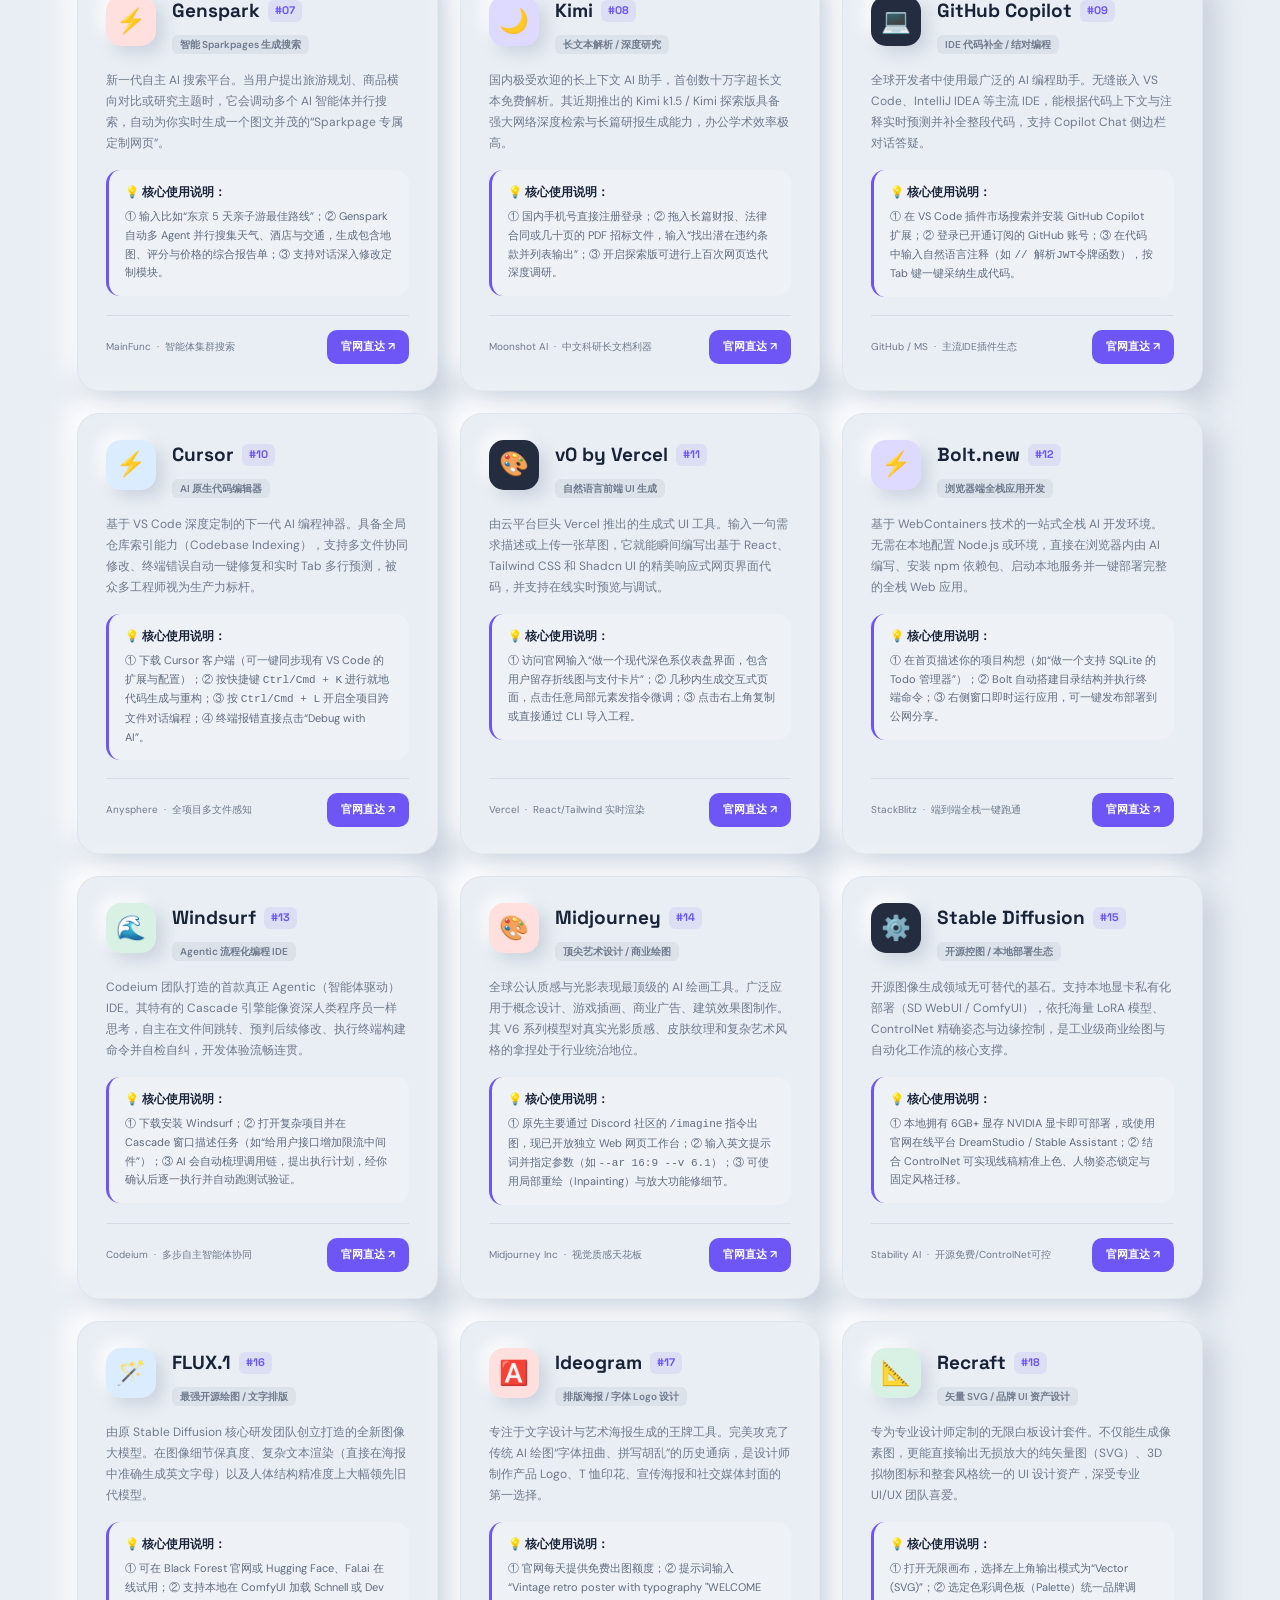
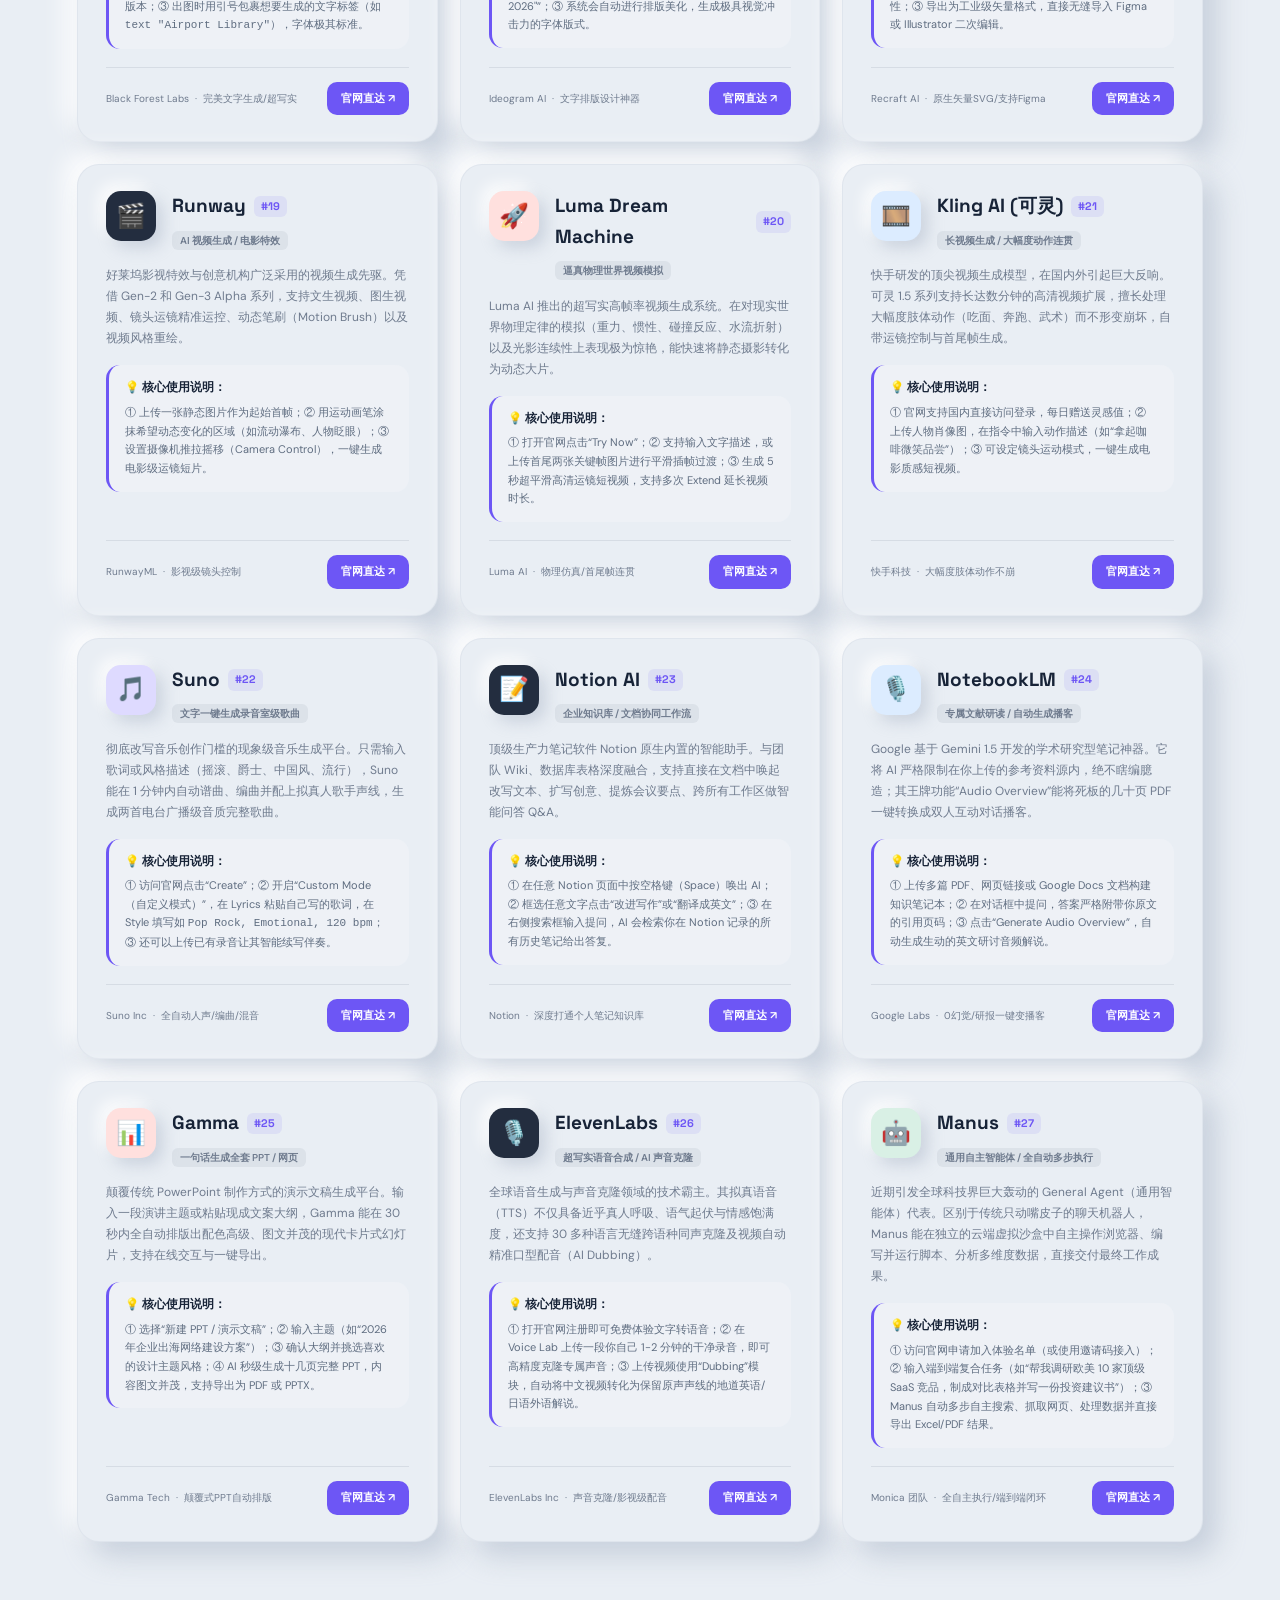
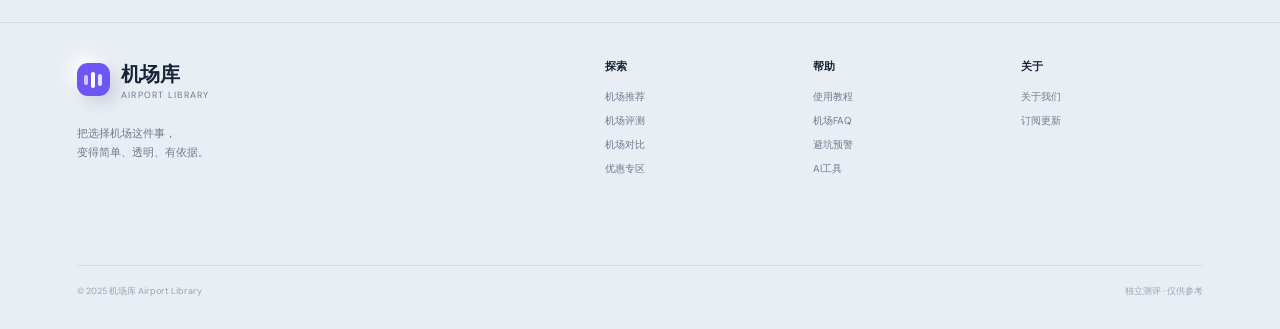
<file: ai-tools.html>
<!doctype html><html lang="zh-CN"><head><meta charset="UTF-8"/><meta name="viewport" content="width=device-width,initial-scale=1.0"/><title>AI工具 · 全球最流行 Top 27 AI 工具精选与全景效率指南 · 机场库</title><meta name="description" content="精选全球访问量与生产力最高的 Top 27 款 AI 神器。提供 ChatGPT、Claude、DeepSeek、Cursor、Midjourney、Kling 等官方网站入口、功能简介与实操使用说明。"/><meta name="keywords" content="AI工具,ChatGPT,Claude 3.5,DeepSeek,Cursor,Midjourney,可灵AI,Suno,ElevenLabs"/><link rel="canonical" href="https://jichangku.net/ai-tools.html"/><meta name="geo.region" content="HK"/><meta name="geo.placename" content="Hong Kong"/><meta name="geo.position" content="22.3193;114.1694"/><meta name="ICBM" content="22.3193, 114.1694"/><meta property="og:type" content="article"/><meta property="og:title" content="AI工具 · 全球最流行 Top 27 AI 工具精选 · 机场库"/><meta property="og:description" content="全球知名Top 27款AI工具官网入口、简介与实操指南。"/><meta property="og:url" content="https://jichangku.net/ai-tools.html"/><link rel="stylesheet" href="styles.css"/><style>
.ai-tools-layout{margin-bottom:80px}
.ai-search-wrap{position:relative;max-width:680px;margin:0 0 24px}
.ai-search-input{width:100%;box-sizing:border-box;padding:14px 20px 14px 46px;border-radius:16px;border:1px solid rgba(75,92,118,0.12);background:var(--card);box-shadow:var(--shadow-small);color:var(--ink);font-size:14px;outline:none;transition:all .2s ease}
.ai-search-input:focus{border-color:var(--purple);box-shadow:0 0 0 3px rgba(109,86,245,0.18)}
.ai-search-icon{position:absolute;left:16px;top:50%;transform:translateY(-50%);font-size:16px;color:var(--muted);pointer-events:none}
.ai-filter-tags{display:flex;gap:8px;flex-wrap:wrap;margin-bottom:28px}
.ai-grid{display:grid;grid-template-columns:repeat(auto-fill, minmax(360px, 1fr));gap:22px}
.ai-card{border-radius:22px;background:var(--card);box-shadow:var(--shadow);padding:26px 28px;display:flex;flex-direction:column;justify-content:space-between;transition:transform .2s ease, box-shadow .2s ease;border:1px solid rgba(75,92,118,0.06)}
.ai-card:hover{transform:translateY(-4px);box-shadow:18px 18px 36px rgba(164,176,194,0.55),-14px -14px 28px rgba(255,255,255,0.95)}
.ai-header{display:flex;align-items:flex-start;gap:16px;margin-bottom:14px}
.ai-icon-box{width:50px;height:50px;border-radius:15px;display:grid;place-items:center;font-size:24px;background:#dedaff;color:var(--purple);flex:none;box-shadow:var(--shadow-small)}
.ai-icon-box.coral{background:#ffe0de;color:var(--coral)}
.ai-icon-box.blue{background:#dcecff;color:#438ee3}
.ai-icon-box.green{background:#d9f0e5;color:#4ca57e}
.ai-icon-box.dark{background:#232d3f;color:#fff}
.ai-title-wrap h3{font-family:'Space Grotesk','PingFang SC',sans-serif;font-size:19px;margin:0 0 4px;display:flex;align-items:center;gap:8px}
.ai-rank-badge{font-size:11px;font-family:'Space Grotesk',sans-serif;font-weight:700;color:var(--purple);background:rgba(109,86,245,0.1);padding:2px 7px;border-radius:6px}
.ai-category-tag{font-size:10px;padding:3px 8px;border-radius:6px;background:rgba(23,35,55,0.06);color:var(--muted);font-weight:600}
.ai-desc{font-size:12px;color:var(--muted);line-height:1.75;margin:0 0 16px}
.ai-usage-box{background:rgba(240,243,248,0.78);border-radius:14px;padding:14px 16px;margin-bottom:18px;border-left:3px solid var(--purple)}
.ai-usage-box strong{display:block;font-size:11.5px;color:var(--ink);margin-bottom:5px}
.ai-usage-box p{margin:0;font-size:11px;color:#5f6d80;line-height:1.7}
.ai-footer{display:flex;align-items:center;justify-content:space-between;border-top:1px solid var(--line);padding-top:14px;margin-top:auto}
.ai-tag-group{display:flex;gap:6px;font-size:10px;color:var(--muted)}
.ai-site-btn{display:inline-flex;align-items:center;gap:6px;padding:8px 14px;border-radius:10px;background:var(--purple);color:#fff;font-size:11px;font-weight:600;transition:all .2s ease}
.ai-site-btn:hover{background:#5842e3;transform:translateX(2px)}
.ai-stats-info{font-size:12px;color:var(--muted);margin-bottom:18px;display:flex;justify-content:space-between;align-items:center}
@media(max-width:820px){
  .ai-grid{grid-template-columns:1fr}
  .ai-card{padding:22px 20px}
}
</style></head><body><div class="site-shell"><header class="topbar"><a class="brand" href="index.html"><span class="brand-mark"><span></span><span></span><span></span></span><span><strong>机场库</strong><small>Airport Library</small></span></a><nav class="main-nav"><a href="recommend.html">机场推荐</a><a href="reviews.html">机场评测</a><a href="compare.html">机场对比</a><a href="guides.html">使用教程</a><a class="active" href="ai-tools.html">AI工具</a><a href="deals.html">优惠专区</a><a href="alerts.html">避坑预警</a><a href="faq.html">机场FAQ</a><a href="about.html">关于我们</a></nav><button class="mobile-menu" aria-label="打开菜单"><span></span><span></span></button><a class="top-action" href="index.html#newsletter">订阅更新 <span>↗</span></a></header><main><section class="page-hero section-pad"><div><span class="eyebrow">GLOBAL POPULAR AI TOOLBOX</span><h1>AI 工具 Top 27，<br/><em>全景效率指南。</em></h1><p>精选全球最著名、访问量与生产力最高的前 27 名主流 AI 工具。提供官方网站入口、核心功能简介与具体使用指南，涵盖大语言模型、深度搜索、代码编程、图像多媒体与办公智能。</p></div><div class="page-hero-art"><span class="art-chip one">全球 Top 27</span><span class="art-chip two">官方正版直达</span><span class="art-chip three">实战使用说明</span></div></section><section class="page-content section-pad ai-tools-layout">

<div class="ai-search-wrap"><span class="ai-search-icon">🔍</span><input type="text" id="aiSearchInput" class="ai-search-input" placeholder="搜索 AI 工具名称、功能或场景（如：ChatGPT, Claude, 编程, 绘画, 搜索, 视频）..." /></div>

<div class="ai-filter-tags" id="aiFilterTabs">
  <button class="filter-pill active" data-cat="all">全部工具 (27)</button>
  <button class="filter-pill" data-cat="chat">对话与通用大模型 (5)</button>
  <button class="filter-pill" data-cat="search">AI 深度搜索与研究 (3)</button>
  <button class="filter-pill" data-cat="code">代码编程与开发 (5)</button>
  <button class="filter-pill" data-cat="image">图像设计与艺术 (5)</button>
  <button class="filter-pill" data-cat="video">视频与音频制作 (5)</button>
  <button class="filter-pill" data-cat="office">知识库与综合办公 (4)</button>
</div>

<div class="ai-stats-info">
  <span>当前展示：<strong id="aiCountDisplay" style="color:var(--purple)">27</strong> 个知名 AI 工具</span>
  <span style="font-size:11px">提示：部分海外 AI 工具需搭配解锁纯净节点的网络环境访问</span>
</div>

<div class="ai-grid" id="aiToolsGrid">

<!-- 01 ChatGPT -->
<article class="ai-card" data-cat="chat">
  <div>
    <div class="ai-header">
      <div class="ai-icon-box">💬</div>
      <div class="ai-title-wrap">
        <h3>ChatGPT <span class="ai-rank-badge">#01</span></h3>
        <span class="ai-category-tag">通用会话 / 多模态推理</span>
      </div>
    </div>
    <p class="ai-desc">全球知名度最高、生态最完善的 AI 旗舰产品。搭载 GPT-4o / o1 / o3 系列模型，支持文字、语音、实时视觉交互、数据分析及海量自定义 GPTs 插件扩展。</p>
    <div class="ai-usage-box">
      <strong>💡 核心使用说明：</strong>
      <p>① 打开官网注册登录（需非港澳等支持地区的海外节点）；② 普通问答直接输入提问；③ 上传 PDF/Excel 进行自动数据清洗与图表绘制；④ 点击耳机图标可开启超低延迟的人性化双向语音对话。</p>
    </div>
  </div>
  <div class="ai-footer">
    <div class="ai-tag-group"><span>OpenAI</span> · <span>支持免费/Plus</span></div>
    <a href="https://chatgpt.com" target="_blank" rel="noopener noreferrer" class="ai-site-btn">官网直达 ↗</a>
  </div>
</article>

<!-- 02 Claude -->
<article class="ai-card" data-cat="chat">
  <div>
    <div class="ai-header">
      <div class="ai-icon-box coral">🧠</div>
      <div class="ai-title-wrap">
        <h3>Claude <span class="ai-rank-badge">#02</span></h3>
        <span class="ai-category-tag">高智力推理 / 长文写作</span>
      </div>
    </div>
    <p class="ai-desc">Anthropic 推出的顶级大模型，以 Claude 3.5 Sonnet / 3.7 为代表。在长篇逻辑写作、复杂代码构思、超长论文（200K 上下文）理解及人情味交流上备受全球开发者与专业学者推崇。</p>
    <div class="ai-usage-box">
      <strong>💡 核心使用说明：</strong>
      <p>① 访问官网通过邮箱注册，对出口 IP 住宅纯净度要求高；② 可一次性拖入整本书或代码仓库，输入“提炼核心架构并指出漏洞”；③ 开启 Artifacts 侧边栏可实时交互渲染前端网页与 SVG 矢量图。</p>
    </div>
  </div>
  <div class="ai-footer">
    <div class="ai-tag-group"><span>Anthropic</span> · <span>支持 Artifacts</span></div>
    <a href="https://claude.ai" target="_blank" rel="noopener noreferrer" class="ai-site-btn">官网直达 ↗</a>
  </div>
</article>

<!-- 03 Google Gemini -->
<article class="ai-card" data-cat="chat">
  <div>
    <div class="ai-header">
      <div class="ai-icon-box blue">✨</div>
      <div class="ai-title-wrap">
        <h3>Gemini <span class="ai-rank-badge">#03</span></h3>
        <span class="ai-category-tag">原生多模态 / 巨量上下文</span>
      </div>
    </div>
    <p class="ai-desc">Google 旗下旗舰 AI，原生融合文本、视频、音频与代码理解。Gemini 1.5 Pro / 2.0 系列支持高达 100 万至 200 万超大 Token 上下文窗口，深度整合 Google Workspace、YouTube 与地图生态。</p>
    <div class="ai-usage-box">
      <strong>💡 核心使用说明：</strong>
      <p>① 登录 Google 账号直接使用；② 可直接输入 YouTube 视频链接让其按时间戳总结核心观点；③ 上传 1 小时高清视频或超长录音文件直接搜索其中某一秒出现的细节。</p>
    </div>
  </div>
  <div class="ai-footer">
    <div class="ai-tag-group"><span>Google</span> · <span>超大 Token 上下文</span></div>
    <a href="https://gemini.google.com" target="_blank" rel="noopener noreferrer" class="ai-site-btn">官网直达 ↗</a>
  </div>
</article>

<!-- 04 DeepSeek -->
<article class="ai-card" data-cat="chat">
  <div>
    <div class="ai-header">
      <div class="ai-icon-box dark">🐋</div>
      <div class="ai-title-wrap">
        <h3>DeepSeek <span class="ai-rank-badge">#04</span></h3>
        <span class="ai-category-tag">开源推理模型 / 数理代码</span>
      </div>
    </div>
    <p class="ai-desc">全球现象级开源大模型代表。其 DeepSeek-R1 / V3 系列凭借极高性价比与强大的思维链（CoT）逻辑推理能力震撼行业，在数理竞赛、逻辑解题和算法编程上比肩顶尖商业闭源模型。</p>
    <div class="ai-usage-box">
      <strong>💡 核心使用说明：</strong>
      <p>① 国内网络可直接访问官网使用；② 对话框中点击勾选“深度思考 (R1)”模式，适合解复杂奥数题、逻辑推理与排查疑难 Bug；③ 开发者还可获取极低单价的 API Key 用于本地客户端集成。</p>
    </div>
  </div>
  <div class="ai-footer">
    <div class="ai-tag-group"><span>深度求索</span> · <span>完全免费/低成本API</span></div>
    <a href="https://chat.deepseek.com" target="_blank" rel="noopener noreferrer" class="ai-site-btn">官网直达 ↗</a>
  </div>
</article>

<!-- 05 Microsoft Copilot -->
<article class="ai-card" data-cat="chat">
  <div>
    <div class="ai-header">
      <div class="ai-icon-box blue">🪟</div>
      <div class="ai-title-wrap">
        <h3>Microsoft Copilot <span class="ai-rank-badge">#05</span></h3>
        <span class="ai-category-tag">系统集成 / 网页实时检索</span>
      </div>
    </div>
    <p class="ai-desc">微软结合 GPT-4 与 Bing 搜索引擎的日常生产力副驾驶。内置于 Windows 系统与 Edge 浏览器，不仅能联网检索最新新闻，还能在 Word、Excel、PPT 和办公场景中自动生成图表与文案。</p>
    <div class="ai-usage-box">
      <strong>💡 核心使用说明：</strong>
      <p>① 在 Edge 浏览器右侧边栏直接点击图标唤出；② 浏览长篇英文资讯时，点击“对此页面进行总结”秒出摘要；③ 借助“Designer”模块免费生成高清图片。</p>
    </div>
  </div>
  <div class="ai-footer">
    <div class="ai-tag-group"><span>Microsoft</span> · <span>免费GPT-4/联网</span></div>
    <a href="https://copilot.microsoft.com" target="_blank" rel="noopener noreferrer" class="ai-site-btn">官网直达 ↗</a>
  </div>
</article>

<!-- 06 Perplexity AI -->
<article class="ai-card" data-cat="search">
  <div>
    <div class="ai-header">
      <div class="ai-icon-box green">🔍</div>
      <div class="ai-title-wrap">
        <h3>Perplexity AI <span class="ai-rank-badge">#06</span></h3>
        <span class="ai-category-tag">对话式问答搜索引擎</span>
      </div>
    </div>
    <p class="ai-desc">全球最火爆的 AI 搜索引擎，被誉为下一代 Google。它不会给你列出十条蓝色超链接，而是直接实时全网抓取并总结出结构化答案，且每一句话都有角标出处链接，彻底告别广告与垃圾页面。</p>
    <div class="ai-usage-box">
      <strong>💡 核心使用说明：</strong>
      <p>① 打开官网搜索框输入复杂问题；② 开启“Pro Search”深挖模式，AI 会反问你澄清细节并全网比对多篇学术论文与权威报道；③ 可限定 Focus 模式（如专搜 Reddit、学术论文或 YouTube）。</p>
    </div>
  </div>
  <div class="ai-footer">
    <div class="ai-tag-group"><span>Perplexity</span> · <span>带权威出处溯源</span></div>
    <a href="https://www.perplexity.ai" target="_blank" rel="noopener noreferrer" class="ai-site-btn">官网直达 ↗</a>
  </div>
</article>

<!-- 07 Genspark -->
<article class="ai-card" data-cat="search">
  <div>
    <div class="ai-header">
      <div class="ai-icon-box coral">⚡</div>
      <div class="ai-title-wrap">
        <h3>Genspark <span class="ai-rank-badge">#07</span></h3>
        <span class="ai-category-tag">智能 Sparkpages 生成搜索</span>
      </div>
    </div>
    <p class="ai-desc">新一代自主 AI 搜索平台。当用户提出旅游规划、商品横向对比或研究主题时，它会调动多个 AI 智能体并行搜索，自动为你实时生成一个图文并茂的“Sparkpage 专属定制网页”。</p>
    <div class="ai-usage-box">
      <strong>💡 核心使用说明：</strong>
      <p>① 输入比如“东京 5 天亲子游最佳路线”；② Genspark 自动多 Agent 并行搜集天气、酒店与交通，生成包含地图、评分与价格的综合报告单；③ 支持对话深入修改定制模块。</p>
    </div>
  </div>
  <div class="ai-footer">
    <div class="ai-tag-group"><span>MainFunc</span> · <span>智能体集群搜索</span></div>
    <a href="https://www.genspark.ai" target="_blank" rel="noopener noreferrer" class="ai-site-btn">官网直达 ↗</a>
  </div>
</article>

<!-- 08 Kimi (月之暗面) -->
<article class="ai-card" data-cat="search">
  <div>
    <div class="ai-header">
      <div class="ai-icon-box">🌙</div>
      <div class="ai-title-wrap">
        <h3>Kimi <span class="ai-rank-badge">#08</span></h3>
        <span class="ai-category-tag">长文本解析 / 深度研究</span>
      </div>
    </div>
    <p class="ai-desc">国内极受欢迎的长上下文 AI 助手，首创数十万字超长文本免费解析。其近期推出的 Kimi k1.5 / Kimi 探索版具备强大网络深度检索与长篇研报生成能力，办公学术效率极高。</p>
    <div class="ai-usage-box">
      <strong>💡 核心使用说明：</strong>
      <p>① 国内手机号直接注册登录；② 拖入长篇财报、法律合同或几十页的 PDF 招标文件，输入“找出潜在违约条款并列表输出”；③ 开启探索版可进行上百次网页迭代深度调研。</p>
    </div>
  </div>
  <div class="ai-footer">
    <div class="ai-tag-group"><span>Moonshot AI</span> · <span>中文科研长文档利器</span></div>
    <a href="https://kimi.moonshot.cn" target="_blank" rel="noopener noreferrer" class="ai-site-btn">官网直达 ↗</a>
  </div>
</article>

<!-- 09 GitHub Copilot -->
<article class="ai-card" data-cat="code">
  <div>
    <div class="ai-header">
      <div class="ai-icon-box dark">💻</div>
      <div class="ai-title-wrap">
        <h3>GitHub Copilot <span class="ai-rank-badge">#09</span></h3>
        <span class="ai-category-tag">IDE 代码补全 / 结对编程</span>
      </div>
    </div>
    <p class="ai-desc">全球开发者中使用最广泛的 AI 编程助手。无缝嵌入 VS Code、IntelliJ IDEA 等主流 IDE，能根据代码上下文与注释实时预测并补全整段代码，支持 Copilot Chat 侧边栏对话答疑。</p>
    <div class="ai-usage-box">
      <strong>💡 核心使用说明：</strong>
      <p>① 在 VS Code 插件市场搜索并安装 GitHub Copilot 扩展；② 登录已开通订阅的 GitHub 账号；③ 在代码中输入自然语言注释（如 <code>// 解析JWT令牌函数</code>），按 Tab 键一键采纳生成代码。</p>
    </div>
  </div>
  <div class="ai-footer">
    <div class="ai-tag-group"><span>GitHub / MS</span> · <span>主流IDE插件生态</span></div>
    <a href="https://github.com/features/copilot" target="_blank" rel="noopener noreferrer" class="ai-site-btn">官网直达 ↗</a>
  </div>
</article>

<!-- 10 Cursor -->
<article class="ai-card" data-cat="code">
  <div>
    <div class="ai-header">
      <div class="ai-icon-box blue">⚡</div>
      <div class="ai-title-wrap">
        <h3>Cursor <span class="ai-rank-badge">#10</span></h3>
        <span class="ai-category-tag">AI 原生代码编辑器</span>
      </div>
    </div>
    <p class="ai-desc">基于 VS Code 深度定制的下一代 AI 编程神器。具备全局仓库索引能力（Codebase Indexing），支持多文件协同修改、终端错误自动一键修复和实时 Tab 多行预测，被众多工程师视为生产力标杆。</p>
    <div class="ai-usage-box">
      <strong>💡 核心使用说明：</strong>
      <p>① 下载 Cursor 客户端（可一键同步现有 VS Code 的扩展与配置）；② 按快捷键 <code>Ctrl/Cmd + K</code> 进行就地代码生成与重构；③ 按 <code>Ctrl/Cmd + L</code> 开启全项目跨文件对话编程；④ 终端报错直接点击“Debug with AI”。</p>
    </div>
  </div>
  <div class="ai-footer">
    <div class="ai-tag-group"><span>Anysphere</span> · <span>全项目多文件感知</span></div>
    <a href="https://www.cursor.com" target="_blank" rel="noopener noreferrer" class="ai-site-btn">官网直达 ↗</a>
  </div>
</article>

<!-- 11 v0 by Vercel -->
<article class="ai-card" data-cat="code">
  <div>
    <div class="ai-header">
      <div class="ai-icon-box dark">🎨</div>
      <div class="ai-title-wrap">
        <h3>v0 by Vercel <span class="ai-rank-badge">#11</span></h3>
        <span class="ai-category-tag">自然语言前端 UI 生成</span>
      </div>
    </div>
    <p class="ai-desc">由云平台巨头 Vercel 推出的生成式 UI 工具。输入一句需求描述或上传一张草图，它就能瞬间编写出基于 React、Tailwind CSS 和 Shadcn UI 的精美响应式网页界面代码，并支持在线实时预览与调试。</p>
    <div class="ai-usage-box">
      <strong>💡 核心使用说明：</strong>
      <p>① 访问官网输入“做一个现代深色系仪表盘界面，包含用户留存折线图与支付卡片”；② 几秒内生成交互式页面，点击任意局部元素发指令微调；③ 点击右上角复制或直接通过 CLI 导入工程。</p>
    </div>
  </div>
  <div class="ai-footer">
    <div class="ai-tag-group"><span>Vercel</span> · <span>React/Tailwind 实时渲染</span></div>
    <a href="https://v0.dev" target="_blank" rel="noopener noreferrer" class="ai-site-btn">官网直达 ↗</a>
  </div>
</article>

<!-- 12 Bolt.new -->
<article class="ai-card" data-cat="code">
  <div>
    <div class="ai-header">
      <div class="ai-icon-box">⚡</div>
      <div class="ai-title-wrap">
        <h3>Bolt.new <span class="ai-rank-badge">#12</span></h3>
        <span class="ai-category-tag">浏览器端全栈应用开发</span>
      </div>
    </div>
    <p class="ai-desc">基于 WebContainers 技术的一站式全栈 AI 开发环境。无需在本地配置 Node.js 或环境，直接在浏览器内由 AI 编写、安装 npm 依赖包、启动本地服务并一键部署完整的全栈 Web 应用。</p>
    <div class="ai-usage-box">
      <strong>💡 核心使用说明：</strong>
      <p>① 在首页描述你的项目构想（如“做一个支持 SQLite 的 Todo 管理器”）；② Bolt 自动搭建目录结构并执行终端命令；③ 右侧窗口即时运行应用，可一键发布部署到公网分享。</p>
    </div>
  </div>
  <div class="ai-footer">
    <div class="ai-tag-group"><span>StackBlitz</span> · <span>端到端全栈一键跑通</span></div>
    <a href="https://bolt.new" target="_blank" rel="noopener noreferrer" class="ai-site-btn">官网直达 ↗</a>
  </div>
</article>

<!-- 13 Windsurf (Codeium) -->
<article class="ai-card" data-cat="code">
  <div>
    <div class="ai-header">
      <div class="ai-icon-box green">🌊</div>
      <div class="ai-title-wrap">
        <h3>Windsurf <span class="ai-rank-badge">#13</span></h3>
        <span class="ai-category-tag">Agentic 流程化编程 IDE</span>
      </div>
    </div>
    <p class="ai-desc">Codeium 团队打造的首款真正 Agentic（智能体驱动）IDE。其特有的 Cascade 引擎能像资深人类程序员一样思考，自主在文件间跳转、预判后续修改、执行终端构建命令并自检自纠，开发体验流畅连贯。</p>
    <div class="ai-usage-box">
      <strong>💡 核心使用说明：</strong>
      <p>① 下载安装 Windsurf；② 打开复杂项目并在 Cascade 窗口描述任务（如“给用户接口增加限流中间件”）；③ AI 会自动梳理调用链，提出执行计划，经你确认后逐一执行并自动跑测试验证。</p>
    </div>
  </div>
  <div class="ai-footer">
    <div class="ai-tag-group"><span>Codeium</span> · <span>多步自主智能体协同</span></div>
    <a href="https://codeium.com/windsurf" target="_blank" rel="noopener noreferrer" class="ai-site-btn">官网直达 ↗</a>
  </div>
</article>

<!-- 14 Midjourney -->
<article class="ai-card" data-cat="image">
  <div>
    <div class="ai-header">
      <div class="ai-icon-box coral">🎨</div>
      <div class="ai-title-wrap">
        <h3>Midjourney <span class="ai-rank-badge">#14</span></h3>
        <span class="ai-category-tag">顶尖艺术设计 / 商业绘图</span>
      </div>
    </div>
    <p class="ai-desc">全球公认质感与光影表现最顶级的 AI 绘画工具。广泛应用于概念设计、游戏插画、商业广告、建筑效果图制作。其 V6 系列模型对真实光影质感、皮肤纹理和复杂艺术风格的拿捏处于行业统治地位。</p>
    <div class="ai-usage-box">
      <strong>💡 核心使用说明：</strong>
      <p>① 原先主要通过 Discord 社区的 <code>/imagine</code> 指令出图，现已开放独立 Web 网页工作台；② 输入英文提示词并指定参数（如 <code>--ar 16:9 --v 6.1</code>）；③ 可使用局部重绘（Inpainting）与放大功能修细节。</p>
    </div>
  </div>
  <div class="ai-footer">
    <div class="ai-tag-group"><span>Midjourney Inc</span> · <span>视觉质感天花板</span></div>
    <a href="https://www.midjourney.com" target="_blank" rel="noopener noreferrer" class="ai-site-btn">官网直达 ↗</a>
  </div>
</article>

<!-- 15 Stable Diffusion (Stability AI) -->
<article class="ai-card" data-cat="image">
  <div>
    <div class="ai-header">
      <div class="ai-icon-box dark">⚙️</div>
      <div class="ai-title-wrap">
        <h3>Stable Diffusion <span class="ai-rank-badge">#15</span></h3>
        <span class="ai-category-tag">开源控图 / 本地部署生态</span>
      </div>
    </div>
    <p class="ai-desc">开源图像生成领域无可替代的基石。支持本地显卡私有化部署（SD WebUI / ComfyUI），依托海量 LoRA 模型、ControlNet 精确姿态与边缘控制，是工业级商业绘图与自动化工作流的核心支撑。</p>
    <div class="ai-usage-box">
      <strong>💡 核心使用说明：</strong>
      <p>① 本地拥有 6GB+ 显存 NVIDIA 显卡即可部署，或使用官网在线平台 DreamStudio / Stable Assistant；② 结合 ControlNet 可实现线稿精准上色、人物姿态锁定与固定风格迁移。</p>
    </div>
  </div>
  <div class="ai-footer">
    <div class="ai-tag-group"><span>Stability AI</span> · <span>开源免费/ControlNet可控</span></div>
    <a href="https://stability.ai" target="_blank" rel="noopener noreferrer" class="ai-site-btn">官网直达 ↗</a>
  </div>
</article>

<!-- 16 FLUX.1 (Black Forest Labs) -->
<article class="ai-card" data-cat="image">
  <div>
    <div class="ai-header">
      <div class="ai-icon-box blue">🪄</div>
      <div class="ai-title-wrap">
        <h3>FLUX.1 <span class="ai-rank-badge">#16</span></h3>
        <span class="ai-category-tag">最强开源绘图 / 文字排版</span>
      </div>
    </div>
    <p class="ai-desc">由原 Stable Diffusion 核心研发团队创立打造的全新图像大模型。在图像细节保真度、复杂文本渲染（直接在海报中准确生成英文字母）以及人体结构精准度上大幅领先旧代模型。</p>
    <div class="ai-usage-box">
      <strong>💡 核心使用说明：</strong>
      <p>① 可在 Black Forest 官网或 Hugging Face、Fal.ai 在线试用；② 支持本地在 ComfyUI 加载 Schnell 或 Dev 版本；③ 出图时用引号包裹想要生成的文字标签（如 <code>text "Airport Library"</code>），字体极其标准。</p>
    </div>
  </div>
  <div class="ai-footer">
    <div class="ai-tag-group"><span>Black Forest Labs</span> · <span>完美文字生成/超写实</span></div>
    <a href="https://blackforestlabs.ai" target="_blank" rel="noopener noreferrer" class="ai-site-btn">官网直达 ↗</a>
  </div>
</article>

<!-- 17 Ideogram -->
<article class="ai-card" data-cat="image">
  <div>
    <div class="ai-header">
      <div class="ai-icon-box coral">🅰️</div>
      <div class="ai-title-wrap">
        <h3>Ideogram <span class="ai-rank-badge">#17</span></h3>
        <span class="ai-category-tag">排版海报 / 字体 Logo 设计</span>
      </div>
    </div>
    <p class="ai-desc">专注于文字设计与艺术海报生成的王牌工具。完美攻克了传统 AI 绘图“字体扭曲、拼写胡乱”的历史通病，是设计师制作产品 Logo、T 恤印花、宣传海报和社交媒体封面的第一选择。</p>
    <div class="ai-usage-box">
      <strong>💡 核心使用说明：</strong>
      <p>① 官网每天提供免费出图额度；② 提示词输入“Vintage retro poster with typography "WELCOME 2026"”；③ 系统会自动进行排版美化，生成极具视觉冲击力的字体版式。</p>
    </div>
  </div>
  <div class="ai-footer">
    <div class="ai-tag-group"><span>Ideogram AI</span> · <span>文字排版设计神器</span></div>
    <a href="https://ideogram.ai" target="_blank" rel="noopener noreferrer" class="ai-site-btn">官网直达 ↗</a>
  </div>
</article>

<!-- 18 Recraft -->
<article class="ai-card" data-cat="image">
  <div>
    <div class="ai-header">
      <div class="ai-icon-box green">📐</div>
      <div class="ai-title-wrap">
        <h3>Recraft <span class="ai-rank-badge">#18</span></h3>
        <span class="ai-category-tag">矢量 SVG / 品牌 UI 资产设计</span>
      </div>
    </div>
    <p class="ai-desc">专为专业设计师定制的无限白板设计套件。不仅能生成像素图，更能直接输出无损放大的纯矢量图（SVG）、3D 拟物图标和整套风格统一的 UI 设计资产，深受专业 UI/UX 团队喜爱。</p>
    <div class="ai-usage-box">
      <strong>💡 核心使用说明：</strong>
      <p>① 打开无限画布，选择左上角输出模式为“Vector (SVG)”；② 选定色彩调色板（Palette）统一品牌调性；③ 导出为工业级矢量格式，直接无缝导入 Figma 或 Illustrator 二次编辑。</p>
    </div>
  </div>
  <div class="ai-footer">
    <div class="ai-tag-group"><span>Recraft AI</span> · <span>原生矢量SVG/支持Figma</span></div>
    <a href="https://www.recraft.ai" target="_blank" rel="noopener noreferrer" class="ai-site-btn">官网直达 ↗</a>
  </div>
</article>

<!-- 19 Runway -->
<article class="ai-card" data-cat="video">
  <div>
    <div class="ai-header">
      <div class="ai-icon-box dark">🎬</div>
      <div class="ai-title-wrap">
        <h3>Runway <span class="ai-rank-badge">#19</span></h3>
        <span class="ai-category-tag">AI 视频生成 / 电影特效</span>
      </div>
    </div>
    <p class="ai-desc">好莱坞影视特效与创意机构广泛采用的视频生成先驱。凭借 Gen-2 和 Gen-3 Alpha 系列，支持文生视频、图生视频、镜头运镜精准运控、动态笔刷（Motion Brush）以及视频风格重绘。</p>
    <div class="ai-usage-box">
      <strong>💡 核心使用说明：</strong>
      <p>① 上传一张静态图片作为起始首帧；② 用运动画笔涂抹希望动态变化的区域（如流动瀑布、人物眨眼）；③ 设置摄像机推拉摇移（Camera Control），一键生成电影级运镜短片。</p>
    </div>
  </div>
  <div class="ai-footer">
    <div class="ai-tag-group"><span>RunwayML</span> · <span>影视级镜头控制</span></div>
    <a href="https://runwayml.com" target="_blank" rel="noopener noreferrer" class="ai-site-btn">官网直达 ↗</a>
  </div>
</article>

<!-- 20 Luma Dream Machine -->
<article class="ai-card" data-cat="video">
  <div>
    <div class="ai-header">
      <div class="ai-icon-box coral">🚀</div>
      <div class="ai-title-wrap">
        <h3>Luma Dream Machine <span class="ai-rank-badge">#20</span></h3>
        <span class="ai-category-tag">逼真物理世界视频模拟</span>
      </div>
    </div>
    <p class="ai-desc">Luma AI 推出的超写实高帧率视频生成系统。在对现实世界物理定律的模拟（重力、惯性、碰撞反应、水流折射）以及光影连续性上表现极为惊艳，能快速将静态摄影转化为动态大片。</p>
    <div class="ai-usage-box">
      <strong>💡 核心使用说明：</strong>
      <p>① 打开官网点击“Try Now”；② 支持输入文字描述，或上传首尾两张关键帧图片进行平滑插帧过渡；③ 生成 5 秒超平滑高清运镜短视频，支持多次 Extend 延长视频时长。</p>
    </div>
  </div>
  <div class="ai-footer">
    <div class="ai-tag-group"><span>Luma AI</span> · <span>物理仿真/首尾帧连贯</span></div>
    <a href="https://lumalabs.ai/dream-machine" target="_blank" rel="noopener noreferrer" class="ai-site-btn">官网直达 ↗</a>
  </div>
</article>

<!-- 21 Kling AI (可灵) -->
<article class="ai-card" data-cat="video">
  <div>
    <div class="ai-header">
      <div class="ai-icon-box blue">🎞️</div>
      <div class="ai-title-wrap">
        <h3>Kling AI (可灵) <span class="ai-rank-badge">#21</span></h3>
        <span class="ai-category-tag">长视频生成 / 大幅度动作连贯</span>
      </div>
    </div>
    <p class="ai-desc">快手研发的顶尖视频生成模型，在国内外引起巨大反响。可灵 1.5 系列支持长达数分钟的高清视频扩展，擅长处理大幅度肢体动作（吃面、奔跑、武术）而不形变崩坏，自带运镜控制与首尾帧生成。</p>
    <div class="ai-usage-box">
      <strong>💡 核心使用说明：</strong>
      <p>① 官网支持国内直接访问登录，每日赠送灵感值；② 上传人物肖像图，在指令中输入动作描述（如“拿起咖啡微笑品尝”）；③ 可设定镜头运动模式，一键生成电影质感短视频。</p>
    </div>
  </div>
  <div class="ai-footer">
    <div class="ai-tag-group"><span>快手科技</span> · <span>大幅度肢体动作不崩</span></div>
    <a href="https://klingai.com" target="_blank" rel="noopener noreferrer" class="ai-site-btn">官网直达 ↗</a>
  </div>
</article>

<!-- 22 Suno -->
<article class="ai-card" data-cat="video">
  <div>
    <div class="ai-header">
      <div class="ai-icon-box">🎵</div>
      <div class="ai-title-wrap">
        <h3>Suno <span class="ai-rank-badge">#22</span></h3>
        <span class="ai-category-tag">文字一键生成录音室级歌曲</span>
      </div>
    </div>
    <p class="ai-desc">彻底改写音乐创作门槛的现象级音乐生成平台。只需输入歌词或风格描述（摇滚、爵士、中国风、流行），Suno 能在 1 分钟内自动谱曲、编曲并配上拟真人歌手声线，生成两首电台广播级音质完整歌曲。</p>
    <div class="ai-usage-box">
      <strong>💡 核心使用说明：</strong>
      <p>① 访问官网点击“Create”；② 开启“Custom Mode（自定义模式）”，在 Lyrics 粘贴自己写的歌词，在 Style 填写如 <code>Pop Rock, Emotional, 120 bpm</code>；③ 还可以上传已有录音让其智能续写伴奏。</p>
    </div>
  </div>
  <div class="ai-footer">
    <div class="ai-tag-group"><span>Suno Inc</span> · <span>全自动人声/编曲/混音</span></div>
    <a href="https://suno.com" target="_blank" rel="noopener noreferrer" class="ai-site-btn">官网直达 ↗</a>
  </div>
</article>

<!-- 23 Notion AI -->
<article class="ai-card" data-cat="office">
  <div>
    <div class="ai-header">
      <div class="ai-icon-box dark">📝</div>
      <div class="ai-title-wrap">
        <h3>Notion AI <span class="ai-rank-badge">#23</span></h3>
        <span class="ai-category-tag">企业知识库 / 文档协同工作流</span>
      </div>
    </div>
    <p class="ai-desc">顶级生产力笔记软件 Notion 原生内置的智能助手。与团队 Wiki、数据库表格深度融合，支持直接在文档中唤起改写文本、扩写创意、提炼会议要点、跨所有工作区做智能问答 Q&A。</p>
    <div class="ai-usage-box">
      <strong>💡 核心使用说明：</strong>
      <p>① 在任意 Notion 页面中按空格键（Space）唤出 AI；② 框选任意文字点击“改进写作”或“翻译成英文”；③ 在右侧搜索框输入提问，AI 会检索你在 Notion 记录的所有历史笔记给出答复。</p>
    </div>
  </div>
  <div class="ai-footer">
    <div class="ai-tag-group"><span>Notion</span> · <span>深度打通个人笔记知识库</span></div>
    <a href="https://www.notion.so/product/ai" target="_blank" rel="noopener noreferrer" class="ai-site-btn">官网直达 ↗</a>
  </div>
</article>

<!-- 24 NotebookLM (Google) -->
<article class="ai-card" data-cat="office">
  <div>
    <div class="ai-header">
      <div class="ai-icon-box blue">🎙️</div>
      <div class="ai-title-wrap">
        <h3>NotebookLM <span class="ai-rank-badge">#24</span></h3>
        <span class="ai-category-tag">专属文献研读 / 自动生成播客</span>
      </div>
    </div>
    <p class="ai-desc">Google 基于 Gemini 1.5 开发的学术研究型笔记神器。它将 AI 严格限制在你上传的参考资料源内，绝不瞎编臆造；其王牌功能“Audio Overview”能将死板的几十页 PDF 一键转换成双人互动对话播客。</p>
    <div class="ai-usage-box">
      <strong>💡 核心使用说明：</strong>
      <p>① 上传多篇 PDF、网页链接或 Google Docs 文档构建知识笔记本；② 在对话框中提问，答案严格附带你原文的引用页码；③ 点击“Generate Audio Overview”，自动生成生动的英文研讨音频解说。</p>
    </div>
  </div>
  <div class="ai-footer">
    <div class="ai-tag-group"><span>Google Labs</span> · <span>0幻觉/研报一键变播客</span></div>
    <a href="https://notebooklm.google.com" target="_blank" rel="noopener noreferrer" class="ai-site-btn">官网直达 ↗</a>
  </div>
</article>

<!-- 25 Gamma App -->
<article class="ai-card" data-cat="office">
  <div>
    <div class="ai-header">
      <div class="ai-icon-box coral">📊</div>
      <div class="ai-title-wrap">
        <h3>Gamma <span class="ai-rank-badge">#25</span></h3>
        <span class="ai-category-tag">一句话生成全套 PPT / 网页</span>
      </div>
    </div>
    <p class="ai-desc">颠覆传统 PowerPoint 制作方式的演示文稿生成平台。输入一段演讲主题或粘贴现成文案大纲，Gamma 能在 30 秒内全自动排版出配色高级、图文并茂的现代卡片式幻灯片，支持在线交互与一键导出。</p>
    <div class="ai-usage-box">
      <strong>💡 核心使用说明：</strong>
      <p>① 选择“新建 PPT / 演示文稿”；② 输入主题（如“2026年企业出海网络建设方案”）；③ 确认大纲并挑选喜欢的设计主题风格；④ AI 秒级生成十几页完整 PPT，内容图文并茂，支持导出为 PDF 或 PPTX。</p>
    </div>
  </div>
  <div class="ai-footer">
    <div class="ai-tag-group"><span>Gamma Tech</span> · <span>颠覆式PPT自动排版</span></div>
    <a href="https://gamma.app" target="_blank" rel="noopener noreferrer" class="ai-site-btn">官网直达 ↗</a>
  </div>
</article>

<!-- 26 ElevenLabs -->
<article class="ai-card" data-cat="video">
  <div>
    <div class="ai-header">
      <div class="ai-icon-box dark">🎙️</div>
      <div class="ai-title-wrap">
        <h3>ElevenLabs <span class="ai-rank-badge">#26</span></h3>
        <span class="ai-category-tag">超写实语音合成 / AI 声音克隆</span>
      </div>
    </div>
    <p class="ai-desc">全球语音生成与声音克隆领域的技术霸主。其拟真语音（TTS）不仅具备近乎真人呼吸、语气起伏与情感饱满度，还支持 30 多种语言无缝跨语种同声克隆及视频自动精准口型配音（AI Dubbing）。</p>
    <div class="ai-usage-box">
      <strong>💡 核心使用说明：</strong>
      <p>① 打开官网注册即可免费体验文字转语音；② 在 Voice Lab 上传一段你自己 1-2 分钟的干净录音，即可高精度克隆专属声音；③ 上传视频使用“Dubbing”模块，自动将中文视频转化为保留原声声线的地道英语/日语外语解说。</p>
    </div>
  </div>
  <div class="ai-footer">
    <div class="ai-tag-group"><span>ElevenLabs Inc</span> · <span>声音克隆/影视级配音</span></div>
    <a href="https://elevenlabs.io" target="_blank" rel="noopener noreferrer" class="ai-site-btn">官网直达 ↗</a>
  </div>
</article>

<!-- 27 Manus -->
<article class="ai-card" data-cat="office">
  <div>
    <div class="ai-header">
      <div class="ai-icon-box green">🤖</div>
      <div class="ai-title-wrap">
        <h3>Manus <span class="ai-rank-badge">#27</span></h3>
        <span class="ai-category-tag">通用自主智能体 / 全自动多步执行</span>
      </div>
    </div>
    <p class="ai-desc">近期引发全球科技界巨大轰动的 General Agent（通用智能体）代表。区别于传统只动嘴皮子的聊天机器人，Manus 能在独立的云端虚拟沙盒中自主操作浏览器、编写并运行脚本、分析多维度数据，直接交付最终工作成果。</p>
    <div class="ai-usage-box">
      <strong>💡 核心使用说明：</strong>
      <p>① 访问官网申请加入体验名单（或使用邀请码接入）；② 输入端到端复合任务（如“帮我调研欧美 10 家顶级 SaaS 竞品，制成对比表格并写一份投资建议书”）；③ Manus 自动多步自主搜索、抓取网页、处理数据并直接导出 Excel/PDF 结果。</p>
    </div>
  </div>
  <div class="ai-footer">
    <div class="ai-tag-group"><span>Monica 团队</span> · <span>全自主执行/端到端闭环</span></div>
    <a href="https://manus.im" target="_blank" rel="noopener noreferrer" class="ai-site-btn">官网直达 ↗</a>
  </div>
</article>

</div>
<div id="aiEmptyNotice" style="display:none;text-align:center;padding:50px 20px;color:var(--muted)">未找到匹配的 AI 工具，请尝试其他关键词</div>

</section></main><footer class="footer section-pad"><div class="footer-brand"><a class="brand" href="index.html"><span class="brand-mark"><span></span><span></span><span></span></span><span><strong>机场库</strong><small>Airport Library</small></span></a><p>把选择机场这件事，<br/>变得简单、透明、有依据。</p></div><div class="footer-links"><div><strong>探索</strong><a href="recommend.html">机场推荐</a><a href="reviews.html">机场评测</a><a href="compare.html">机场对比</a><a href="deals.html">优惠专区</a></div><div><strong>帮助</strong><a href="guides.html">使用教程</a><a href="faq.html">机场FAQ</a><a href="alerts.html">避坑预警</a><a href="ai-tools.html">AI工具</a></div><div><strong>关于</strong><a href="about.html">关于我们</a><a href="index.html#newsletter">订阅更新</a></div></div><div class="footer-bottom"><span>© 2025 机场库 Airport Library</span><span>独立测评 · 仅供参考</span></div></footer></div><script src="script.js"></script><script>
// AI 工具搜索与分类过滤逻辑
(function(){
  const searchInput = document.getElementById('aiSearchInput');
  const filterTabs = document.querySelectorAll('#aiFilterTabs .filter-pill');
  const cards = document.querySelectorAll('.ai-card');
  const countDisplay = document.getElementById('aiCountDisplay');
  const emptyNotice = document.getElementById('aiEmptyNotice');

  let currentCategory = 'all';
  let searchQuery = '';

  function filterCards() {
    let count = 0;
    const q = searchQuery.trim().toLowerCase();

    cards.forEach(card => {
      const cat = card.getAttribute('data-cat');
      const text = card.textContent.toLowerCase();

      const catMatches = (currentCategory === 'all' || cat === currentCategory);
      const searchMatches = (!q || text.includes(q));

      if (catMatches && searchMatches) {
        card.style.display = '';
        count++;
      } else {
        card.style.display = 'none';
      }
    });

    countDisplay.textContent = count;
    emptyNotice.style.display = count === 0 ? 'block' : 'none';
  }

  filterTabs.forEach(tab => {
    tab.addEventListener('click', () => {
      filterTabs.forEach(t => t.classList.remove('active'));
      tab.classList.add('active');
      currentCategory = tab.getAttribute('data-cat');
      filterCards();
    });
  });

  searchInput?.addEventListener('input', (e) => {
    searchQuery = e.target.value;
    filterCards();
  });
})();
</script></body></html>
</file>
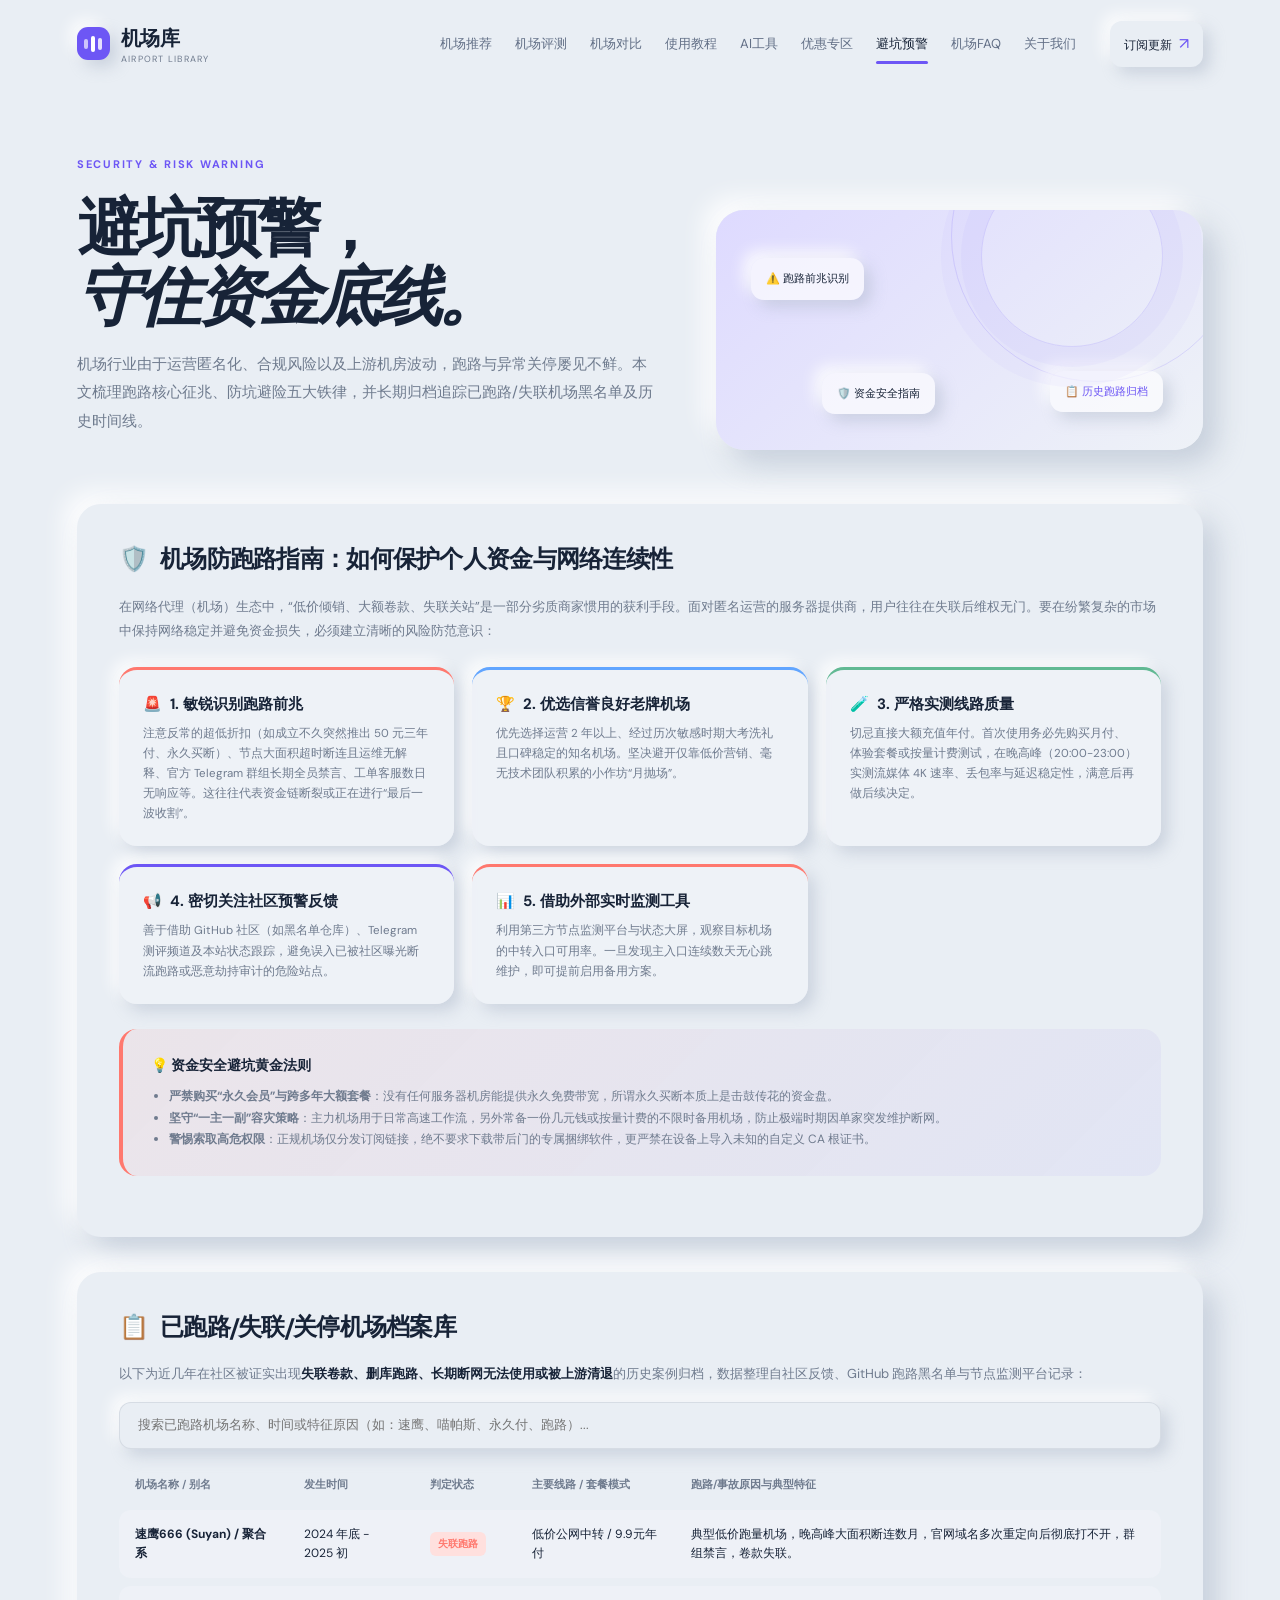
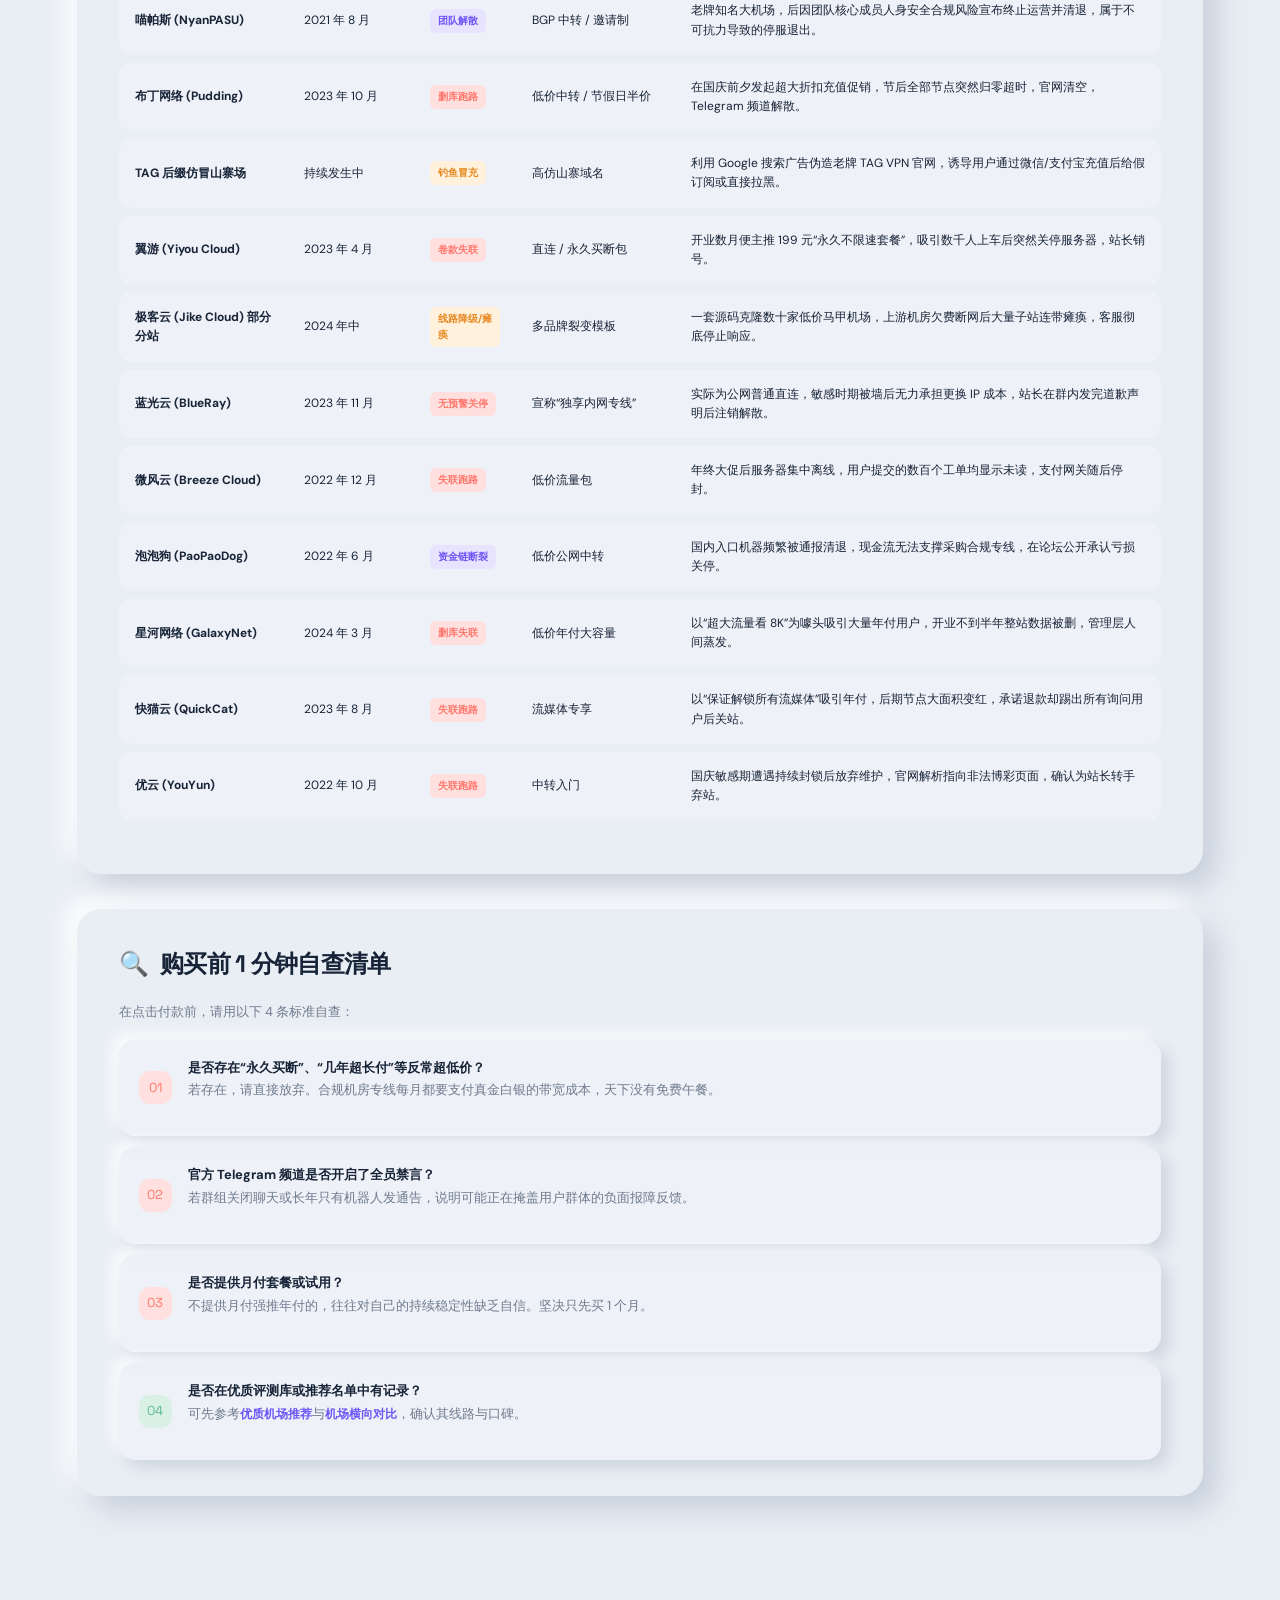
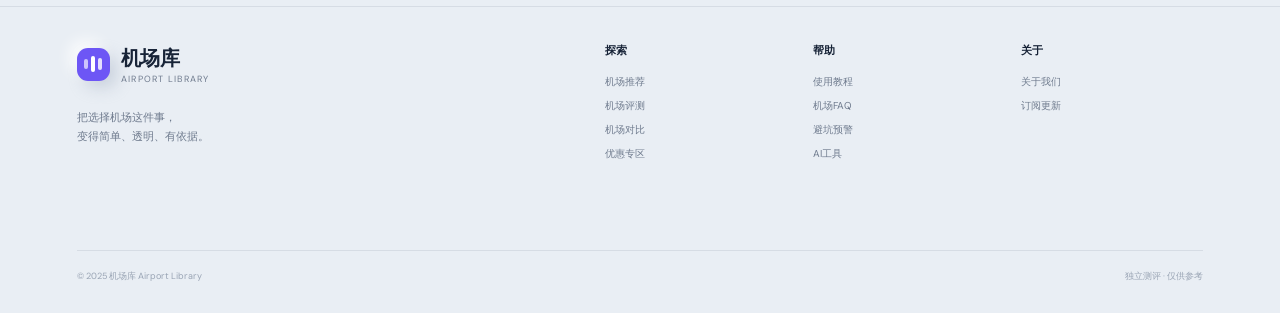
<file: alerts.html>
<!doctype html><html lang="zh-CN"><head><meta charset="UTF-8"/><meta name="viewport" content="width=device-width,initial-scale=1.0"/><title>避坑预警 · 机场防跑路指南与已跑路失联黑名单 · 机场库</title><meta name="description" content="机场防跑路与避坑指南。识别跑路前兆的5大特征，独家整理已跑路/失联机场历史黑名单档案库，传授资金安全与避坑选购自查清单。"/><meta name="keywords" content="机场避坑,机场跑路名单,跑路机场黑名单,机场防跑路,速鹰666跑路,布丁跑路"/><link rel="canonical" href="https://jichangku.net/alerts.html"/><meta name="geo.region" content="HK"/><meta name="geo.placename" content="Hong Kong"/><meta name="geo.position" content="22.3193;114.1694"/><meta name="ICBM" content="22.3193, 114.1694"/><meta property="og:type" content="article"/><meta property="og:title" content="避坑预警 · 机场防跑路指南与已跑路失联黑名单 · 机场库"/><meta property="og:description" content="守护资金安全，收录已跑路失联机场时间线与黑名单。"/><meta property="og:url" content="https://jichangku.net/alerts.html"/><link rel="stylesheet" href="styles.css"/><style>
.alert-article{background:var(--card);border-radius:24px;box-shadow:var(--shadow);padding:36px 42px;margin-bottom:35px}
.alert-article h2{font-family:'Space Grotesk','PingFang SC',sans-serif;font-size:24px;letter-spacing:-.03em;margin:0 0 16px;display:flex;align-items:center;gap:12px}
.alert-article p{color:var(--muted);font-size:13px;line-height:1.85;margin:0 0 16px}
.alert-article p strong{color:var(--ink)}
.alert-pillars{display:grid;grid-template-columns:repeat(auto-fit, minmax(280px, 1fr));gap:18px;margin:24px 0}
.pillar-card{background:rgba(240,243,248,0.75);border-radius:18px;padding:22px 24px;box-shadow:var(--shadow-small);border-top:3px solid var(--purple)}
.pillar-card.coral{border-top-color:var(--coral)}
.pillar-card.blue{border-top-color:var(--blue)}
.pillar-card.green{border-top-color:var(--green)}
.pillar-card h3{font-size:15px;margin:0 0 8px;display:flex;align-items:center;gap:8px}
.pillar-card p{font-size:11.5px;color:var(--muted);line-height:1.75;margin:0}
.warning-table-wrap{overflow-x:auto;margin:20px 0 10px}
.run-table{width:100%;border-collapse:separate;border-spacing:0 8px;font-size:12px;min-width:680px}
.run-table th{font-size:10.5px;color:var(--muted);font-weight:600;text-align:left;padding:0 16px 8px;white-space:nowrap}
.run-table td{background:rgba(240,243,248,0.72);padding:15px 16px;vertical-align:middle}
.run-table tr td:first-child{border-radius:12px 0 0 12px;font-weight:700}
.run-table tr td:last-child{border-radius:0 12px 12px 0}
.status-badge{display:inline-block;padding:4px 8px;border-radius:6px;font-size:10px;font-weight:700}
.badge-dead{background:#ffe0de;color:var(--coral)}
.badge-risk{background:#fff1dc;color:#e88a23}
.badge-lost{background:#e8e3ff;color:var(--purple)}
.filter-search-box{display:flex;gap:12px;margin:15px 0 20px;flex-wrap:wrap}
.filter-search-box input{flex:1;min-width:240px;padding:12px 18px;border-radius:12px;border:1px solid rgba(75,92,118,0.12);background:var(--card);box-shadow:var(--shadow-small);font-size:13px;outline:none;color:var(--ink)}
.filter-search-box input:focus{border-color:var(--purple)}
.check-rules-box{background:linear-gradient(135deg,rgba(255,120,110,0.08),rgba(109,86,245,0.06));border-radius:18px;padding:25px 28px;margin:25px 0;border-left:4px solid var(--coral)}
.check-rules-box h4{margin:0 0 10px;font-size:14px;color:var(--ink)}
.check-rules-box ul{margin:0;padding-left:18px;font-size:12px;color:var(--muted);line-height:1.8}
@media(max-width:820px){
  .alert-article{padding:25px 20px}
  .run-table td{padding:12px 10px;font-size:11px}
}
</style></head><body><div class="site-shell"><header class="topbar"><a class="brand" href="index.html"><span class="brand-mark"><span></span><span></span><span></span></span><span><strong>机场库</strong><small>Airport Library</small></span></a><nav class="main-nav"><a href="recommend.html">机场推荐</a><a href="reviews.html">机场评测</a><a href="compare.html">机场对比</a><a href="guides.html">使用教程</a><a href="ai-tools.html">AI工具</a><a href="deals.html">优惠专区</a><a class="active" href="alerts.html">避坑预警</a><a href="faq.html">机场FAQ</a><a href="about.html">关于我们</a></nav><button class="mobile-menu" aria-label="打开菜单"><span></span><span></span></button><a class="top-action" href="index.html#newsletter">订阅更新 <span>↗</span></a></header><main><section class="page-hero section-pad"><div><span class="eyebrow">SECURITY & RISK WARNING</span><h1>避坑预警，<br/><em>守住资金底线。</em></h1><p>机场行业由于运营匿名化、合规风险以及上游机房波动，跑路与异常关停屡见不鲜。本文梳理跑路核心征兆、防坑避险五大铁律，并长期归档追踪已跑路/失联机场黑名单及历史时间线。</p></div><div class="page-hero-art"><span class="art-chip one">⚠️ 跑路前兆识别</span><span class="art-chip two">🛡️ 资金安全指南</span><span class="art-chip three">📋 历史跑路归档</span></div></section><section class="page-content section-pad">

<!-- 指南深度分析文章 -->
<article class="alert-article">
<h2><span>🛡️</span> 机场防跑路指南：如何保护个人资金与网络连续性</h2>
<p>在网络代理（机场）生态中，“低价倾销、大额卷款、失联关站”是一部分劣质商家惯用的获利手段。面对匿名运营的服务器提供商，用户往往在失联后维权无门。要在纷繁复杂的市场中保持网络稳定并避免资金损失，必须建立清晰的风险防范意识：</p>

<div class="alert-pillars">
  <div class="pillar-card coral">
    <h3><span>🚨</span> 1. 敏锐识别跑路前兆</h3>
    <p>注意反常的超低折扣（如成立不久突然推出 50 元三年付、永久买断）、节点大面积超时断连且运维无解释、官方 Telegram 群组长期全员禁言、工单客服数日无响应等。这往往代表资金链断裂或正在进行“最后一波收割”。</p>
  </div>
  <div class="pillar-card blue">
    <h3><span>🏆</span> 2. 优选信誉良好老牌机场</h3>
    <p>优先选择运营 2 年以上、经过历次敏感时期大考洗礼且口碑稳定的知名机场。坚决避开仅靠低价营销、毫无技术团队积累的小作坊“月抛场”。</p>
  </div>
  <div class="pillar-card green">
    <h3><span>🧪</span> 3. 严格实测线路质量</h3>
    <p>切忌直接大额充值年付。首次使用务必先购买月付、体验套餐或按量计费测试，在晚高峰（20:00-23:00）实测流媒体 4K 速率、丢包率与延迟稳定性，满意后再做后续决定。</p>
  </div>
  <div class="pillar-card">
    <h3><span>📢</span> 4. 密切关注社区预警反馈</h3>
    <p>善于借助 GitHub 社区（如黑名单仓库）、Telegram 测评频道及本站状态跟踪，避免误入已被社区曝光断流跑路或恶意劫持审计的危险站点。</p>
  </div>
  <div class="pillar-card coral">
    <h3><span>📊</span> 5. 借助外部实时监测工具</h3>
    <p>利用第三方节点监测平台与状态大屏，观察目标机场的中转入口可用率。一旦发现主入口连续数天无心跳维护，即可提前启用备用方案。</p>
  </div>
</div>

<div class="check-rules-box">
  <h4>💡 资金安全避坑黄金法则</h4>
  <ul>
    <li><strong>严禁购买“永久会员”与跨多年大额套餐</strong>：没有任何服务器机房能提供永久免费带宽，所谓永久买断本质上是击鼓传花的资金盘。</li>
    <li><strong>坚守“一主一副”容灾策略</strong>：主力机场用于日常高速工作流，另外常备一份几元钱或按量计费的不限时备用机场，防止极端时期因单家突发维护断网。</li>
    <li><strong>警惕索取高危权限</strong>：正规机场仅分发订阅链接，绝不要求下载带后门的专属捆绑软件，更严禁在设备上导入未知的自定义 CA 根证书。</li>
  </ul>
</div>
</article>

<!-- 已跑路机场时间线与黑名单 -->
<article class="alert-article">
<h2><span>📋</span> 已跑路/失联/关停机场档案库</h2>
<p>以下为近几年在社区被证实出现<strong>失联卷款、删库跑路、长期断网无法使用或被上游清退</strong>的历史案例归档，数据整理自社区反馈、GitHub 跑路黑名单与节点监测平台记录：</p>

<div class="filter-search-box">
  <input type="text" id="blacklistSearchInput" placeholder="搜索已跑路机场名称、时间或特征原因（如：速鹰、喵帕斯、永久付、跑路）..." />
</div>

<div class="warning-table-wrap">
<table class="run-table" id="blacklistTable">
<thead>
<tr>
  <th>机场名称 / 别名</th>
  <th>发生时间</th>
  <th>判定状态</th>
  <th>主要线路 / 套餐模式</th>
  <th>跑路/事故原因与典型特征</th>
</tr>
</thead>
<tbody>
<tr>
  <td><strong>速鹰666 (Suyan) / 聚合系</strong></td>
  <td>2024 年底 - 2025 初</td>
  <td><span class="status-badge badge-dead">失联跑路</span></td>
  <td>低价公网中转 / 9.9元年付</td>
  <td>典型低价跑量机场，晚高峰大面积断连数月，官网域名多次重定向后彻底打不开，群组禁言，卷款失联。</td>
</tr>
<tr>
  <td><strong>喵帕斯 (NyanPASU)</strong></td>
  <td>2021 年 8 月</td>
  <td><span class="status-badge badge-lost">团队解散</span></td>
  <td>BGP 中转 / 邀请制</td>
  <td>老牌知名大机场，后因团队核心成员人身安全合规风险宣布终止运营并清退，属于不可抗力导致的停服退出。</td>
</tr>
<tr>
  <td><strong>布丁网络 (Pudding)</strong></td>
  <td>2023 年 10 月</td>
  <td><span class="status-badge badge-dead">删库跑路</span></td>
  <td>低价中转 / 节假日半价</td>
  <td>在国庆前夕发起超大折扣充值促销，节后全部节点突然归零超时，官网清空，Telegram 频道解散。</td>
</tr>
<tr>
  <td><strong>TAG 后缀仿冒山寨场</strong></td>
  <td>持续发生中</td>
  <td><span class="status-badge badge-risk">钓鱼冒充</span></td>
  <td>高仿山寨域名</td>
  <td>利用 Google 搜索广告伪造老牌 TAG VPN 官网，诱导用户通过微信/支付宝充值后给假订阅或直接拉黑。</td>
</tr>
<tr>
  <td><strong>翼游 (Yiyou Cloud)</strong></td>
  <td>2023 年 4 月</td>
  <td><span class="status-badge badge-dead">卷款失联</span></td>
  <td>直连 / 永久买断包</td>
  <td>开业数月便主推 199 元“永久不限速套餐”，吸引数千人上车后突然关停服务器，站长销号。</td>
</tr>
<tr>
  <td><strong>极客云 (Jike Cloud) 部分分站</strong></td>
  <td>2024 年中</td>
  <td><span class="status-badge badge-risk">线路降级/瘫痪</span></td>
  <td>多品牌裂变模板</td>
  <td>一套源码克隆数十家低价马甲机场，上游机房欠费断网后大量子站连带瘫痪，客服彻底停止响应。</td>
</tr>
<tr>
  <td><strong>蓝光云 (BlueRay)</strong></td>
  <td>2023 年 11 月</td>
  <td><span class="status-badge badge-dead">无预警关停</span></td>
  <td>宣称“独享内网专线”</td>
  <td>实际为公网普通直连，敏感时期被墙后无力承担更换 IP 成本，站长在群内发完道歉声明后注销解散。</td>
</tr>
<tr>
  <td><strong>微风云 (Breeze Cloud)</strong></td>
  <td>2022 年 12 月</td>
  <td><span class="status-badge badge-dead">失联跑路</span></td>
  <td>低价流量包</td>
  <td>年终大促后服务器集中离线，用户提交的数百个工单均显示未读，支付网关随后停封。</td>
</tr>
<tr>
  <td><strong>泡泡狗 (PaoPaoDog)</strong></td>
  <td>2022 年 6 月</td>
  <td><span class="status-badge badge-lost">资金链断裂</span></td>
  <td>低价公网中转</td>
  <td>国内入口机器频繁被通报清退，现金流无法支撑采购合规专线，在论坛公开承认亏损关停。</td>
</tr>
<tr>
  <td><strong>星河网络 (GalaxyNet)</strong></td>
  <td>2024 年 3 月</td>
  <td><span class="status-badge badge-dead">删库失联</span></td>
  <td>低价年付大容量</td>
  <td>以“超大流量看 8K”为噱头吸引大量年付用户，开业不到半年整站数据被删，管理层人间蒸发。</td>
</tr>
<tr>
  <td><strong>快猫云 (QuickCat)</strong></td>
  <td>2023 年 8 月</td>
  <td><span class="status-badge badge-dead">失联跑路</span></td>
  <td>流媒体专享</td>
  <td>以“保证解锁所有流媒体”吸引年付，后期节点大面积变红，承诺退款却踢出所有询问用户后关站。</td>
</tr>
<tr>
  <td><strong>优云 (YouYun)</strong></td>
  <td>2022 年 10 月</td>
  <td><span class="status-badge badge-dead">失联跑路</span></td>
  <td>中转入门</td>
  <td>国庆敏感期遭遇持续封锁后放弃维护，官网解析指向非法博彩页面，确认为站长转手弃站。</td>
</tr>
</tbody>
</table>
</div>
</article>

<!-- 快速避坑自查清单 -->
<article class="alert-article">
<h2><span>🔍</span> 购买前 1 分钟自查清单</h2>
<p>在点击付款前，请用以下 4 条标准自查：</p>
<div class="page-list">
  <div class="page-list-item">
    <span style="background:#ffe0de;color:var(--coral)">01</span>
    <div>
      <h3>是否存在“永久买断”、“几年超长付”等反常超低价？</h3>
      <p>若存在，请直接放弃。合规机房专线每月都要支付真金白银的带宽成本，天下没有免费午餐。</p>
    </div>
  </div>
  <div class="page-list-item">
    <span style="background:#ffe0de;color:var(--coral)">02</span>
    <div>
      <h3>官方 Telegram 频道是否开启了全员禁言？</h3>
      <p>若群组关闭聊天或长年只有机器人发通告，说明可能正在掩盖用户群体的负面报障反馈。</p>
    </div>
  </div>
  <div class="page-list-item">
    <span style="background:#ffe0de;color:var(--coral)">03</span>
    <div>
      <h3>是否提供月付套餐或试用？</h3>
      <p>不提供月付强推年付的，往往对自己的持续稳定性缺乏自信。坚决只先买 1 个月。</p>
    </div>
  </div>
  <div class="page-list-item">
    <span style="background:#d9f0e5;color:var(--green)">04</span>
    <div>
      <h3>是否在优质评测库或推荐名单中有记录？</h3>
      <p>可先参考<a class="text-link" href="recommend.html">优质机场推荐</a>与<a class="text-link" href="compare.html">机场横向对比</a>，确认其线路与口碑。</p>
    </div>
  </div>
</div>
</article>

</section></main><footer class="footer section-pad"><div class="footer-brand"><a class="brand" href="index.html"><span class="brand-mark"><span></span><span></span><span></span></span><span><strong>机场库</strong><small>Airport Library</small></span></a><p>把选择机场这件事，<br/>变得简单、透明、有依据。</p></div><div class="footer-links"><div><strong>探索</strong><a href="recommend.html">机场推荐</a><a href="reviews.html">机场评测</a><a href="compare.html">机场对比</a><a href="deals.html">优惠专区</a></div><div><strong>帮助</strong><a href="guides.html">使用教程</a><a href="faq.html">机场FAQ</a><a href="alerts.html">避坑预警</a><a href="ai-tools.html">AI工具</a></div><div><strong>关于</strong><a href="about.html">关于我们</a><a href="index.html#newsletter">订阅更新</a></div></div><div class="footer-bottom"><span>© 2025 机场库 Airport Library</span><span>独立测评 · 仅供参考</span></div></footer></div><script src="script.js"></script><script>
// 黑名单搜索过滤
(function(){
  const searchInput = document.getElementById('blacklistSearchInput');
  const table = document.getElementById('blacklistTable');
  if(!searchInput || !table) return;

  const rows = table.querySelectorAll('tbody tr');

  searchInput.addEventListener('input', (e) => {
    const val = e.target.value.trim().toLowerCase();
    rows.forEach(row => {
      const text = row.textContent.toLowerCase();
      row.style.display = !val || text.includes(val) ? '' : 'none';
    });
  });
})();
</script></body></html>
</file>
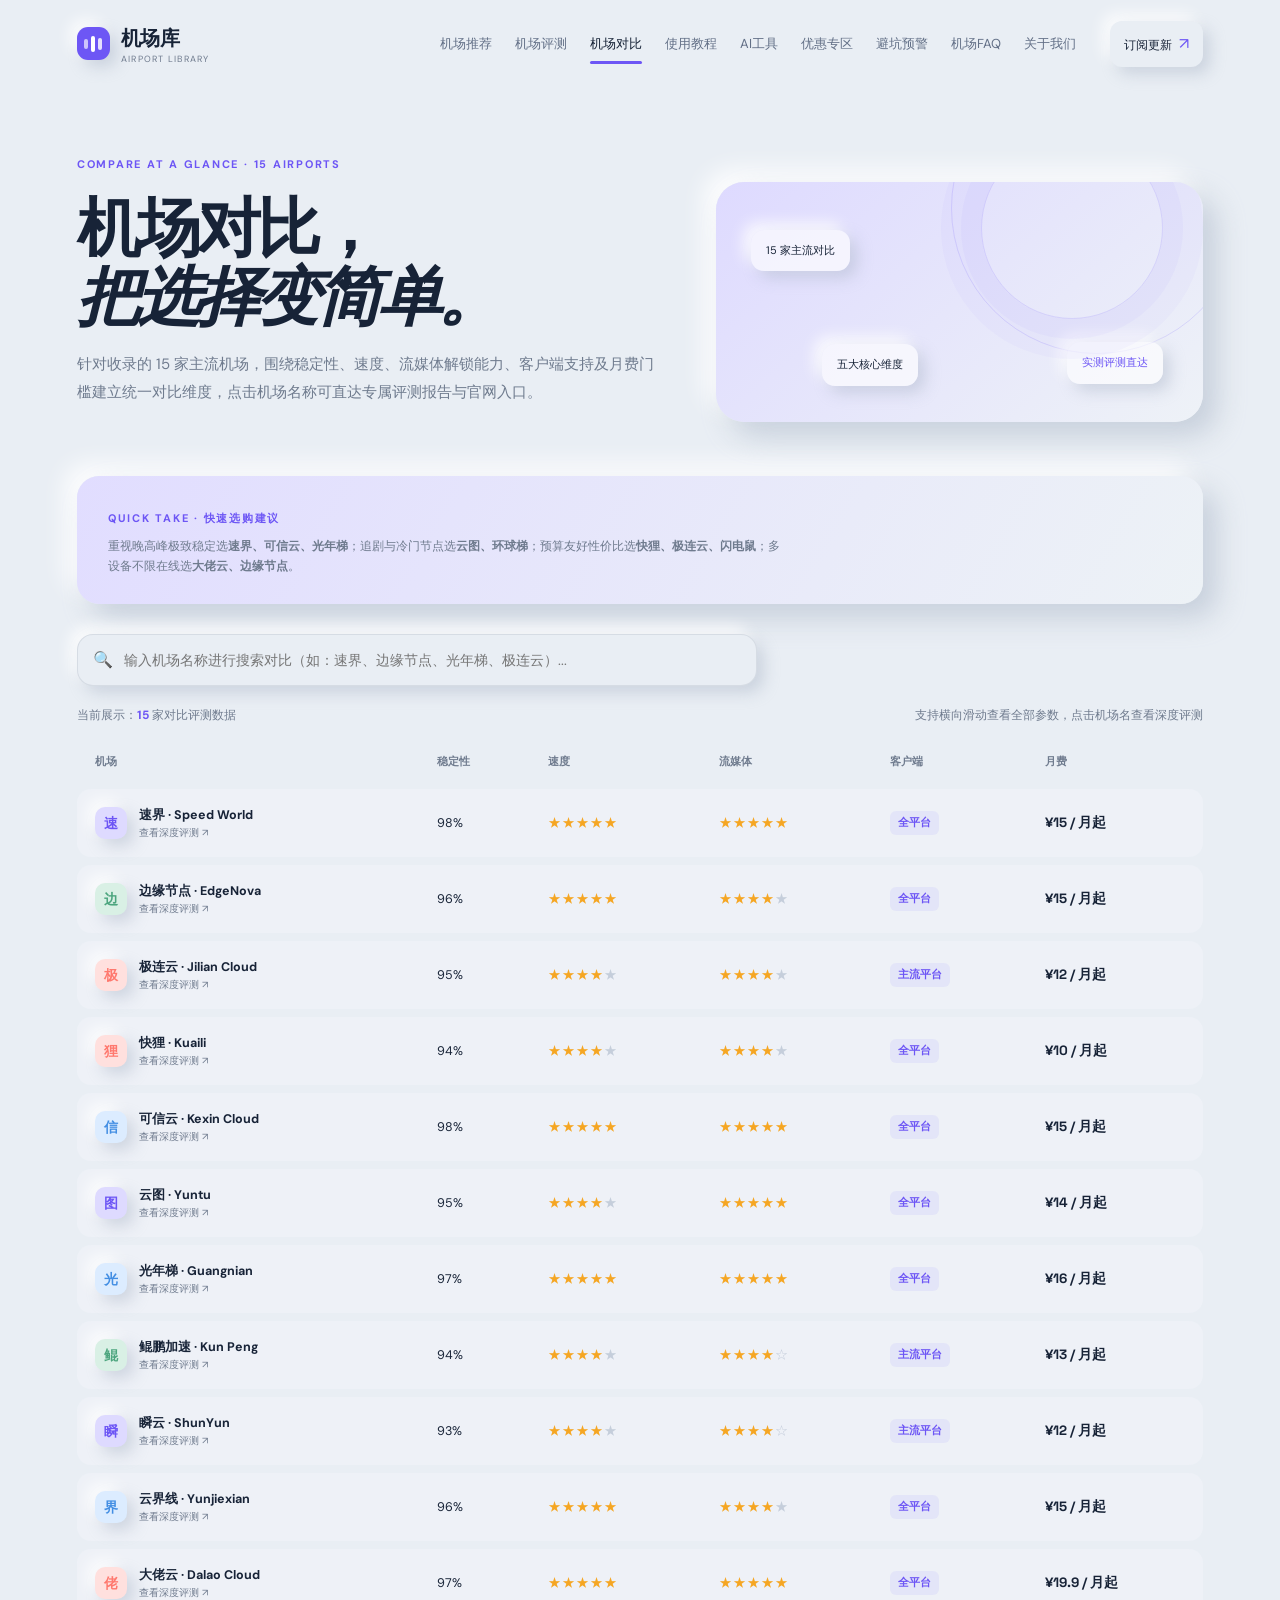
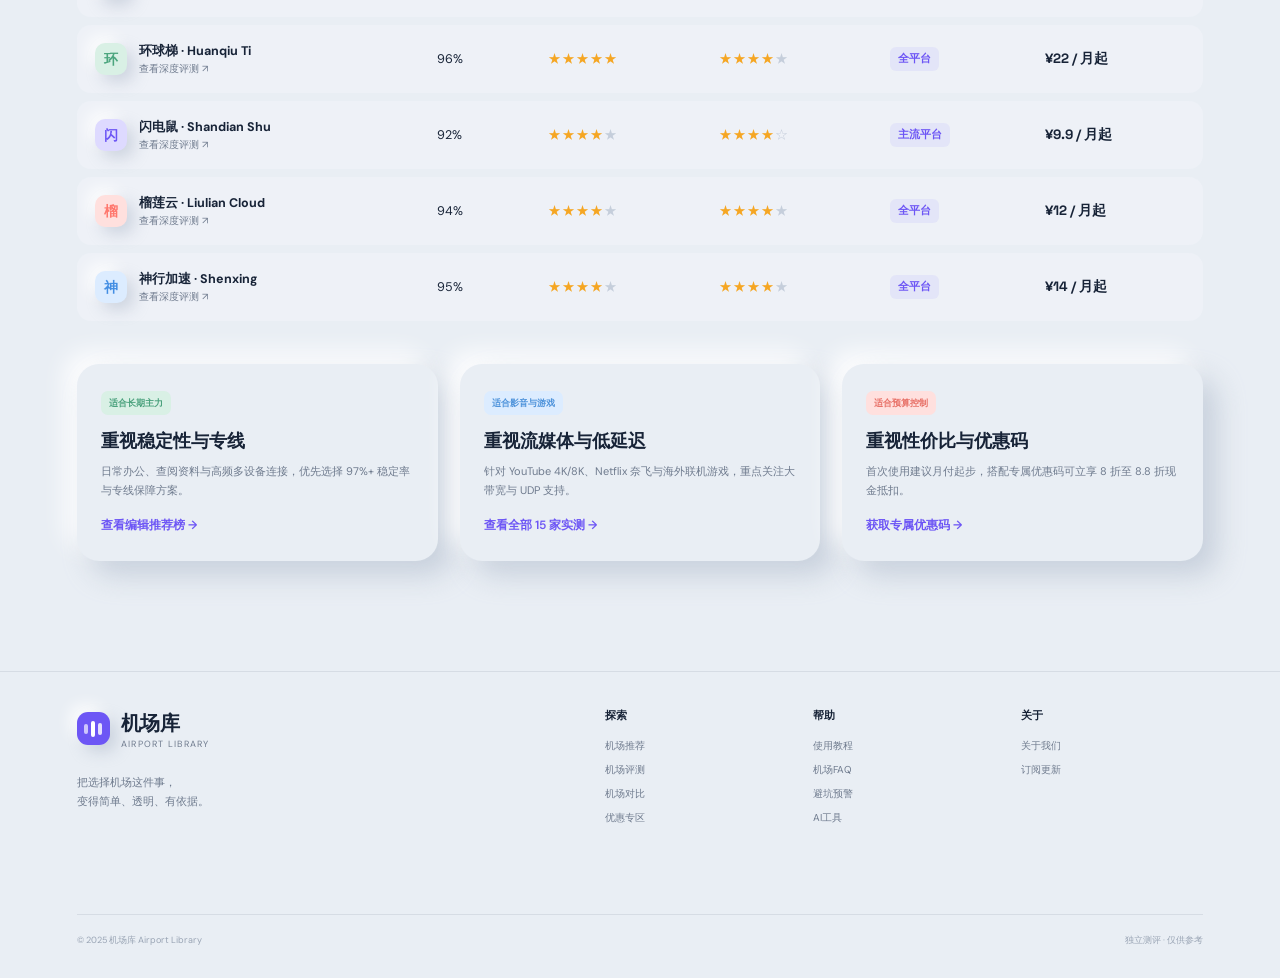
<file: compare.html>
<!doctype html><html lang="zh-CN"><head><meta charset="UTF-8"/><meta name="viewport" content="width=device-width,initial-scale=1.0"/><title>机场对比 · 15家热门机场核心参数横向评测 · 机场库</title><meta name="description" content="15家主流机场全维度对比表。横向对比速界、可信云、边缘节点等机场的稳定性、晚高峰速度、流媒体解锁能力、全平台客户端及月费价格。"/><meta name="keywords" content="机场对比,机场横向对比,机场稳定性对比,机场速度对比,便宜机场对比"/><link rel="canonical" href="https://jichangku.net/compare.html"/><meta name="geo.region" content="HK"/><meta name="geo.placename" content="Hong Kong"/><meta name="geo.position" content="22.3193;114.1694"/><meta name="ICBM" content="22.3193, 114.1694"/><meta property="og:type" content="article"/><meta property="og:title" content="机场对比 · 15家热门机场核心参数横向评测 · 机场库"/><meta property="og:description" content="用同一套参数客观对比15家主流机场，快速选出最适合你的网络方案。"/><meta property="og:url" content="https://jichangku.net/compare.html"/><link rel="stylesheet" href="styles.css"/><style>
.compare-table-container{overflow-x:auto;margin:20px 0 35px}
.compare-page-table{width:100%;border-collapse:separate;border-spacing:0 8px;font-size:12.5px;min-width:760px}
.compare-page-table th{font-size:11px;color:var(--muted);font-weight:600;text-align:left;padding:0 18px 10px;white-space:nowrap}
.compare-page-table td{background:rgba(240,243,248,0.72);padding:16px 18px;vertical-align:middle}
.compare-page-table tr:hover td{background:rgba(230,236,245,0.9)}
.compare-page-table tr td:first-child{border-radius:14px 0 0 14px;font-weight:700}
.compare-page-table tr td:last-child{border-radius:0 14px 14px 0}
.airport-link-cell{display:flex;align-items:center;gap:12px;color:var(--ink);text-decoration:none;transition:color .2s ease}
.airport-link-cell:hover{color:var(--purple)}
.airport-table-icon{width:32px;height:32px;border-radius:10px;display:grid;place-items:center;font-family:'Space Grotesk',sans-serif;font-size:14px;font-weight:700;color:var(--purple);background:#dedaff;flex:none;box-shadow:var(--shadow-small)}
.airport-table-icon.blue{background:#dcecff;color:#438ee3}
.airport-table-icon.coral{background:#ffe0de;color:var(--coral)}
.airport-table-icon.green{background:#d9f0e5;color:#4ca57e}
.rate-stars{color:#f5a623;letter-spacing:1px;font-size:13px}
.rate-stars span{color:#c5cedb}
.price-tag{font-family:'Space Grotesk',sans-serif;font-weight:700;font-size:13.5px;color:var(--ink)}
.client-badge{display:inline-block;padding:3px 8px;border-radius:6px;background:rgba(109,86,245,0.08);color:var(--purple);font-size:11px;font-weight:600}
.compare-search-wrap{position:relative;max-width:680px;margin:25px 0 20px}
.compare-search-input{width:100%;box-sizing:border-box;padding:14px 20px 14px 46px;border-radius:16px;border:1px solid rgba(75,92,118,0.12);background:var(--card);box-shadow:var(--shadow-small);color:var(--ink);font-size:14px;outline:none;transition:all .2s ease}
.compare-search-input:focus{border-color:var(--purple);box-shadow:0 0 0 3px rgba(109,86,245,0.18)}
.compare-search-icon{position:absolute;left:16px;top:50%;transform:translateY(-50%);font-size:16px;color:var(--muted);pointer-events:none}
@media(max-width:820px){
  .compare-page-table td{padding:14px 12px;font-size:11.5px}
}
</style></head><body><div class="site-shell"><header class="topbar"><a class="brand" href="index.html"><span class="brand-mark"><span></span><span></span><span></span></span><span><strong>机场库</strong><small>Airport Library</small></span></a><nav class="main-nav"><a href="recommend.html">机场推荐</a><a href="reviews.html">机场评测</a><a class="active" href="compare.html">机场对比</a><a href="guides.html">使用教程</a><a href="ai-tools.html">AI工具</a><a href="deals.html">优惠专区</a><a href="alerts.html">避坑预警</a><a href="faq.html">机场FAQ</a><a href="about.html">关于我们</a></nav><button class="mobile-menu" aria-label="打开菜单"><span></span><span></span></button><a class="top-action" href="index.html#newsletter">订阅更新 <span>↗</span></a></header><main><section class="page-hero section-pad"><div><span class="eyebrow">COMPARE AT A GLANCE · 15 AIRPORTS</span><h1>机场对比，<br/><em>把选择变简单。</em></h1><p>针对收录的 15 家主流机场，围绕稳定性、速度、流媒体解锁能力、客户端支持及月费门槛建立统一对比维度，点击机场名称可直达专属评测报告与官网入口。</p></div><div class="page-hero-art"><span class="art-chip one">15 家主流对比</span><span class="art-chip two">五大核心维度</span><span class="art-chip three">实测评测直达</span></div></section><section class="page-content section-pad">

<div class="page-callout">
  <span class="eyebrow">QUICK TAKE · 快速选购建议</span>
  <p>重视晚高峰极致稳定选<strong>速界、可信云、光年梯</strong>；追剧与冷门节点选<strong>云图、环球梯</strong>；预算友好性价比选<strong>快狸、极连云、闪电鼠</strong>；多设备不限在线选<strong>大佬云、边缘节点</strong>。</p>
</div>

<!-- 快速检索筛选 -->
<div class="compare-search-wrap">
  <span class="compare-search-icon">🔍</span>
  <input type="text" id="compareSearchInput" class="compare-search-input" placeholder="输入机场名称进行搜索对比（如：速界、边缘节点、光年梯、极连云）..." />
</div>

<div style="font-size:12px;color:var(--muted);margin-bottom:15px;display:flex;justify-content:space-between">
  <span>当前展示：<strong id="compareCount" style="color:var(--purple)">15</strong> 家对比评测数据</span>
  <span>支持横向滑动查看全部参数，点击机场名查看深度评测</span>
</div>

<!-- 15家机场核心对比表格 -->
<div class="compare-table-container">
<table class="compare-page-table" id="compareTable">
  <thead>
    <tr>
      <th>机场</th>
      <th>稳定性</th>
      <th>速度</th>
      <th>流媒体</th>
      <th>客户端</th>
      <th>月费</th>
    </tr>
  </thead>
  <tbody>
    <!-- 1. 速界 -->
    <tr>
      <td>
        <a class="airport-link-cell" href="airport.html?id=speed">
          <span class="airport-table-icon">速</span>
          <div>
            <strong>速界 · Speed World</strong>
            <small style="display:block;font-size:10px;color:var(--muted);font-weight:400">查看深度评测 ↗</small>
          </div>
        </a>
      </td>
      <td>98%</td>
      <td><span class="rate-stars">★★★★★</span></td>
      <td><span class="rate-stars">★★★★★</span></td>
      <td><span class="client-badge">全平台</span></td>
      <td><span class="price-tag">¥15 / 月起</span></td>
    </tr>

    <!-- 2. 边缘节点 -->
    <tr>
      <td>
        <a class="airport-link-cell" href="airport.html?id=edge">
          <span class="airport-table-icon green">边</span>
          <div>
            <strong>边缘节点 · EdgeNova</strong>
            <small style="display:block;font-size:10px;color:var(--muted);font-weight:400">查看深度评测 ↗</small>
          </div>
        </a>
      </td>
      <td>96%</td>
      <td><span class="rate-stars">★★★★★</span></td>
      <td><span class="rate-stars">★★★★<span>★</span></span></td>
      <td><span class="client-badge">全平台</span></td>
      <td><span class="price-tag">¥15 / 月起</span></td>
    </tr>

    <!-- 3. 极连云 -->
    <tr>
      <td>
        <a class="airport-link-cell" href="airport.html?id=jilian">
          <span class="airport-table-icon coral">极</span>
          <div>
            <strong>极连云 · Jilian Cloud</strong>
            <small style="display:block;font-size:10px;color:var(--muted);font-weight:400">查看深度评测 ↗</small>
          </div>
        </a>
      </td>
      <td>95%</td>
      <td><span class="rate-stars">★★★★<span>★</span></span></td>
      <td><span class="rate-stars">★★★★<span>★</span></span></td>
      <td><span class="client-badge">主流平台</span></td>
      <td><span class="price-tag">¥12 / 月起</span></td>
    </tr>

    <!-- 4. 快狸 -->
    <tr>
      <td>
        <a class="airport-link-cell" href="airport.html?id=kuaili">
          <span class="airport-table-icon coral">狸</span>
          <div>
            <strong>快狸 · Kuaili</strong>
            <small style="display:block;font-size:10px;color:var(--muted);font-weight:400">查看深度评测 ↗</small>
          </div>
        </a>
      </td>
      <td>94%</td>
      <td><span class="rate-stars">★★★★<span>★</span></span></td>
      <td><span class="rate-stars">★★★★<span>★</span></span></td>
      <td><span class="client-badge">全平台</span></td>
      <td><span class="price-tag">¥10 / 月起</span></td>
    </tr>

    <!-- 5. 可信云 -->
    <tr>
      <td>
        <a class="airport-link-cell" href="airport.html?id=kexin">
          <span class="airport-table-icon blue">信</span>
          <div>
            <strong>可信云 · Kexin Cloud</strong>
            <small style="display:block;font-size:10px;color:var(--muted);font-weight:400">查看深度评测 ↗</small>
          </div>
        </a>
      </td>
      <td>98%</td>
      <td><span class="rate-stars">★★★★★</span></td>
      <td><span class="rate-stars">★★★★★</span></td>
      <td><span class="client-badge">全平台</span></td>
      <td><span class="price-tag">¥15 / 月起</span></td>
    </tr>

    <!-- 6. 云图 -->
    <tr>
      <td>
        <a class="airport-link-cell" href="airport.html?id=yuntu">
          <span class="airport-table-icon">图</span>
          <div>
            <strong>云图 · Yuntu</strong>
            <small style="display:block;font-size:10px;color:var(--muted);font-weight:400">查看深度评测 ↗</small>
          </div>
        </a>
      </td>
      <td>95%</td>
      <td><span class="rate-stars">★★★★<span>★</span></span></td>
      <td><span class="rate-stars">★★★★★</span></td>
      <td><span class="client-badge">全平台</span></td>
      <td><span class="price-tag">¥14 / 月起</span></td>
    </tr>

    <!-- 7. 光年梯 -->
    <tr>
      <td>
        <a class="airport-link-cell" href="airport.html?id=guangnian">
          <span class="airport-table-icon blue">光</span>
          <div>
            <strong>光年梯 · Guangnian</strong>
            <small style="display:block;font-size:10px;color:var(--muted);font-weight:400">查看深度评测 ↗</small>
          </div>
        </a>
      </td>
      <td>97%</td>
      <td><span class="rate-stars">★★★★★</span></td>
      <td><span class="rate-stars">★★★★★</span></td>
      <td><span class="client-badge">全平台</span></td>
      <td><span class="price-tag">¥16 / 月起</span></td>
    </tr>

    <!-- 8. 鲲鹏加速 -->
    <tr>
      <td>
        <a class="airport-link-cell" href="airport.html?id=kunpeng">
          <span class="airport-table-icon green">鲲</span>
          <div>
            <strong>鲲鹏加速 · Kun Peng</strong>
            <small style="display:block;font-size:10px;color:var(--muted);font-weight:400">查看深度评测 ↗</small>
          </div>
        </a>
      </td>
      <td>94%</td>
      <td><span class="rate-stars">★★★★<span>★</span></span></td>
      <td><span class="rate-stars">★★★★<span>☆</span></span></td>
      <td><span class="client-badge">主流平台</span></td>
      <td><span class="price-tag">¥13 / 月起</span></td>
    </tr>

    <!-- 9. 瞬云 -->
    <tr>
      <td>
        <a class="airport-link-cell" href="airport.html?id=shunyun">
          <span class="airport-table-icon">瞬</span>
          <div>
            <strong>瞬云 · ShunYun</strong>
            <small style="display:block;font-size:10px;color:var(--muted);font-weight:400">查看深度评测 ↗</small>
          </div>
        </a>
      </td>
      <td>93%</td>
      <td><span class="rate-stars">★★★★<span>★</span></span></td>
      <td><span class="rate-stars">★★★★<span>☆</span></span></td>
      <td><span class="client-badge">主流平台</span></td>
      <td><span class="price-tag">¥12 / 月起</span></td>
    </tr>

    <!-- 10. 云界线 -->
    <tr>
      <td>
        <a class="airport-link-cell" href="airport.html?id=yunjiexian">
          <span class="airport-table-icon blue">界</span>
          <div>
            <strong>云界线 · Yunjiexian</strong>
            <small style="display:block;font-size:10px;color:var(--muted);font-weight:400">查看深度评测 ↗</small>
          </div>
        </a>
      </td>
      <td>96%</td>
      <td><span class="rate-stars">★★★★★</span></td>
      <td><span class="rate-stars">★★★★<span>★</span></span></td>
      <td><span class="client-badge">全平台</span></td>
      <td><span class="price-tag">¥15 / 月起</span></td>
    </tr>

    <!-- 11. 大佬云 -->
    <tr>
      <td>
        <a class="airport-link-cell" href="airport.html?id=dalao">
          <span class="airport-table-icon coral">佬</span>
          <div>
            <strong>大佬云 · Dalao Cloud</strong>
            <small style="display:block;font-size:10px;color:var(--muted);font-weight:400">查看深度评测 ↗</small>
          </div>
        </a>
      </td>
      <td>97%</td>
      <td><span class="rate-stars">★★★★★</span></td>
      <td><span class="rate-stars">★★★★★</span></td>
      <td><span class="client-badge">全平台</span></td>
      <td><span class="price-tag">¥19.9 / 月起</span></td>
    </tr>

    <!-- 12. 环球梯 -->
    <tr>
      <td>
        <a class="airport-link-cell" href="airport.html?id=huanqiu">
          <span class="airport-table-icon green">环</span>
          <div>
            <strong>环球梯 · Huanqiu Ti</strong>
            <small style="display:block;font-size:10px;color:var(--muted);font-weight:400">查看深度评测 ↗</small>
          </div>
        </a>
      </td>
      <td>96%</td>
      <td><span class="rate-stars">★★★★★</span></td>
      <td><span class="rate-stars">★★★★<span>★</span></span></td>
      <td><span class="client-badge">全平台</span></td>
      <td><span class="price-tag">¥22 / 月起</span></td>
    </tr>

    <!-- 13. 闪电鼠 -->
    <tr>
      <td>
        <a class="airport-link-cell" href="airport.html?id=shandian">
          <span class="airport-table-icon">闪</span>
          <div>
            <strong>闪电鼠 · Shandian Shu</strong>
            <small style="display:block;font-size:10px;color:var(--muted);font-weight:400">查看深度评测 ↗</small>
          </div>
        </a>
      </td>
      <td>92%</td>
      <td><span class="rate-stars">★★★★<span>★</span></span></td>
      <td><span class="rate-stars">★★★★<span>☆</span></span></td>
      <td><span class="client-badge">主流平台</span></td>
      <td><span class="price-tag">¥9.9 / 月起</span></td>
    </tr>

    <!-- 14. 榴莲云 -->
    <tr>
      <td>
        <a class="airport-link-cell" href="airport.html?id=liulian">
          <span class="airport-table-icon coral">榴</span>
          <div>
            <strong>榴莲云 · Liulian Cloud</strong>
            <small style="display:block;font-size:10px;color:var(--muted);font-weight:400">查看深度评测 ↗</small>
          </div>
        </a>
      </td>
      <td>94%</td>
      <td><span class="rate-stars">★★★★<span>★</span></span></td>
      <td><span class="rate-stars">★★★★<span>★</span></span></td>
      <td><span class="client-badge">全平台</span></td>
      <td><span class="price-tag">¥12 / 月起</span></td>
    </tr>

    <!-- 15. 神行加速 -->
    <tr>
      <td>
        <a class="airport-link-cell" href="airport.html?id=shenxing">
          <span class="airport-table-icon blue">神</span>
          <div>
            <strong>神行加速 · Shenxing</strong>
            <small style="display:block;font-size:10px;color:var(--muted);font-weight:400">查看深度评测 ↗</small>
          </div>
        </a>
      </td>
      <td>95%</td>
      <td><span class="rate-stars">★★★★<span>★</span></span></td>
      <td><span class="rate-stars">★★★★<span>★</span></span></td>
      <td><span class="client-badge">全平台</span></td>
      <td><span class="price-tag">¥14 / 月起</span></td>
    </tr>
  </tbody>
</table>
</div>

<div class="page-grid" style="margin-top:28px">
  <div class="page-card">
    <span class="soft-tag green-tag">适合长期主力</span>
    <h3>重视稳定性与专线</h3>
    <p>日常办公、查阅资料与高频多设备连接，优先选择 97%+ 稳定率与专线保障方案。</p>
    <a class="text-link" href="recommend.html">查看编辑推荐榜 →</a>
  </div>
  <div class="page-card">
    <span class="soft-tag blue-tag">适合影音与游戏</span>
    <h3>重视流媒体与低延迟</h3>
    <p>针对 YouTube 4K/8K、Netflix 奈飞与海外联机游戏，重点关注大带宽与 UDP 支持。</p>
    <a class="text-link" href="reviews.html">查看全部 15 家实测 →</a>
  </div>
  <div class="page-card">
    <span class="soft-tag coral-tag">适合预算控制</span>
    <h3>重视性价比与优惠码</h3>
    <p>首次使用建议月付起步，搭配专属优惠码可立享 8 折至 8.8 折现金抵扣。</p>
    <a class="text-link" href="deals.html">获取专属优惠码 →</a>
  </div>
</div>

</section></main><footer class="footer section-pad"><div class="footer-brand"><a class="brand" href="index.html"><span class="brand-mark"><span></span><span></span><span></span></span><span><strong>机场库</strong><small>Airport Library</small></span></a><p>把选择机场这件事，<br/>变得简单、透明、有依据。</p></div><div class="footer-links"><div><strong>探索</strong><a href="recommend.html">机场推荐</a><a href="reviews.html">机场评测</a><a href="compare.html">机场对比</a><a href="deals.html">优惠专区</a></div><div><strong>帮助</strong><a href="guides.html">使用教程</a><a href="faq.html">机场FAQ</a><a href="alerts.html">避坑预警</a><a href="ai-tools.html">AI工具</a></div><div><strong>关于</strong><a href="about.html">关于我们</a><a href="index.html#newsletter">订阅更新</a></div></div><div class="footer-bottom"><span>© 2025 机场库 Airport Library</span><span>独立测评 · 仅供参考</span></div></footer></div>

<script src="script.js"></script>
<script>
// 对比表格搜索过滤
(function(){
  const searchInput = document.getElementById('compareSearchInput');
  const table = document.getElementById('compareTable');
  const countEl = document.getElementById('compareCount');
  if(!searchInput || !table) return;

  const rows = table.querySelectorAll('tbody tr');
  searchInput.addEventListener('input', (e) => {
    const q = e.target.value.trim().toLowerCase();
    let visible = 0;
    rows.forEach(row => {
      const text = row.textContent.toLowerCase();
      if(!q || text.includes(q)) {
        row.style.display = '';
        visible++;
      } else {
        row.style.display = 'none';
      }
    });
    if(countEl) countEl.textContent = visible;
  });
})();
</script>
</body></html>
</file>
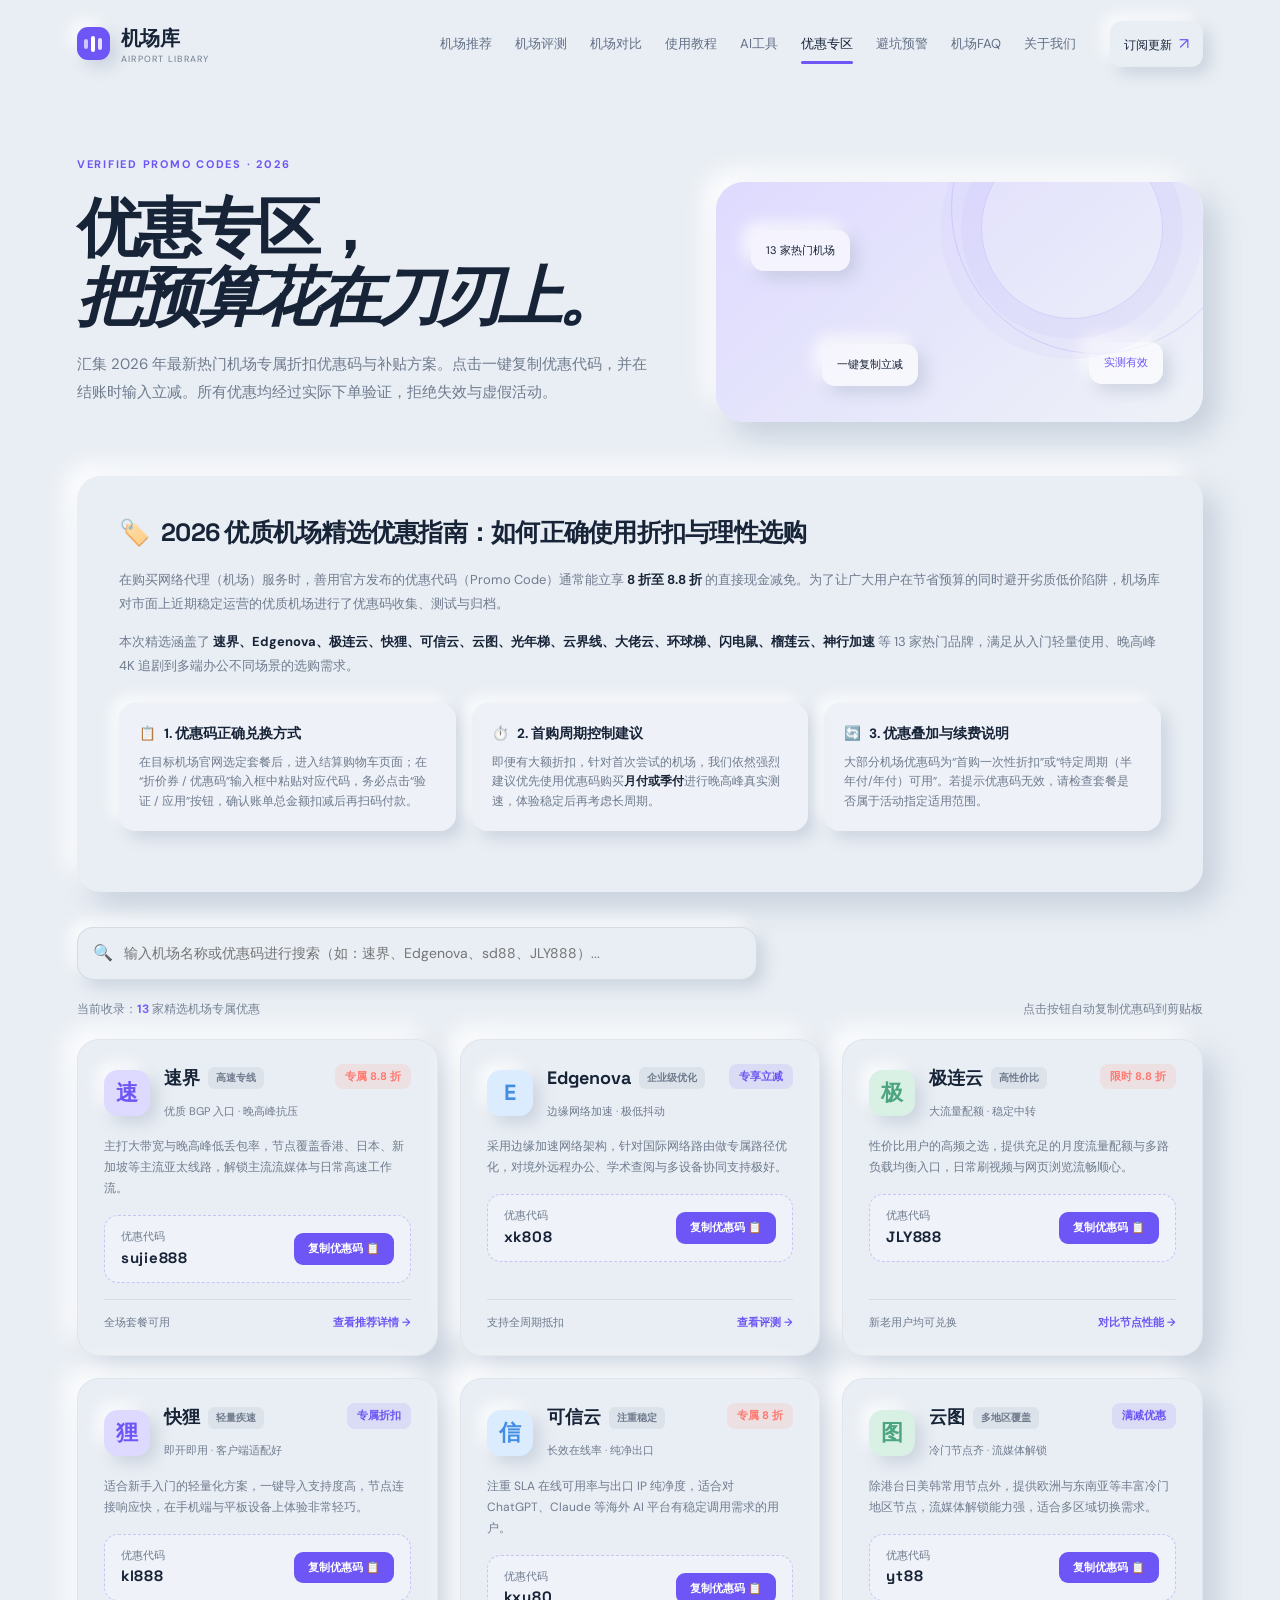
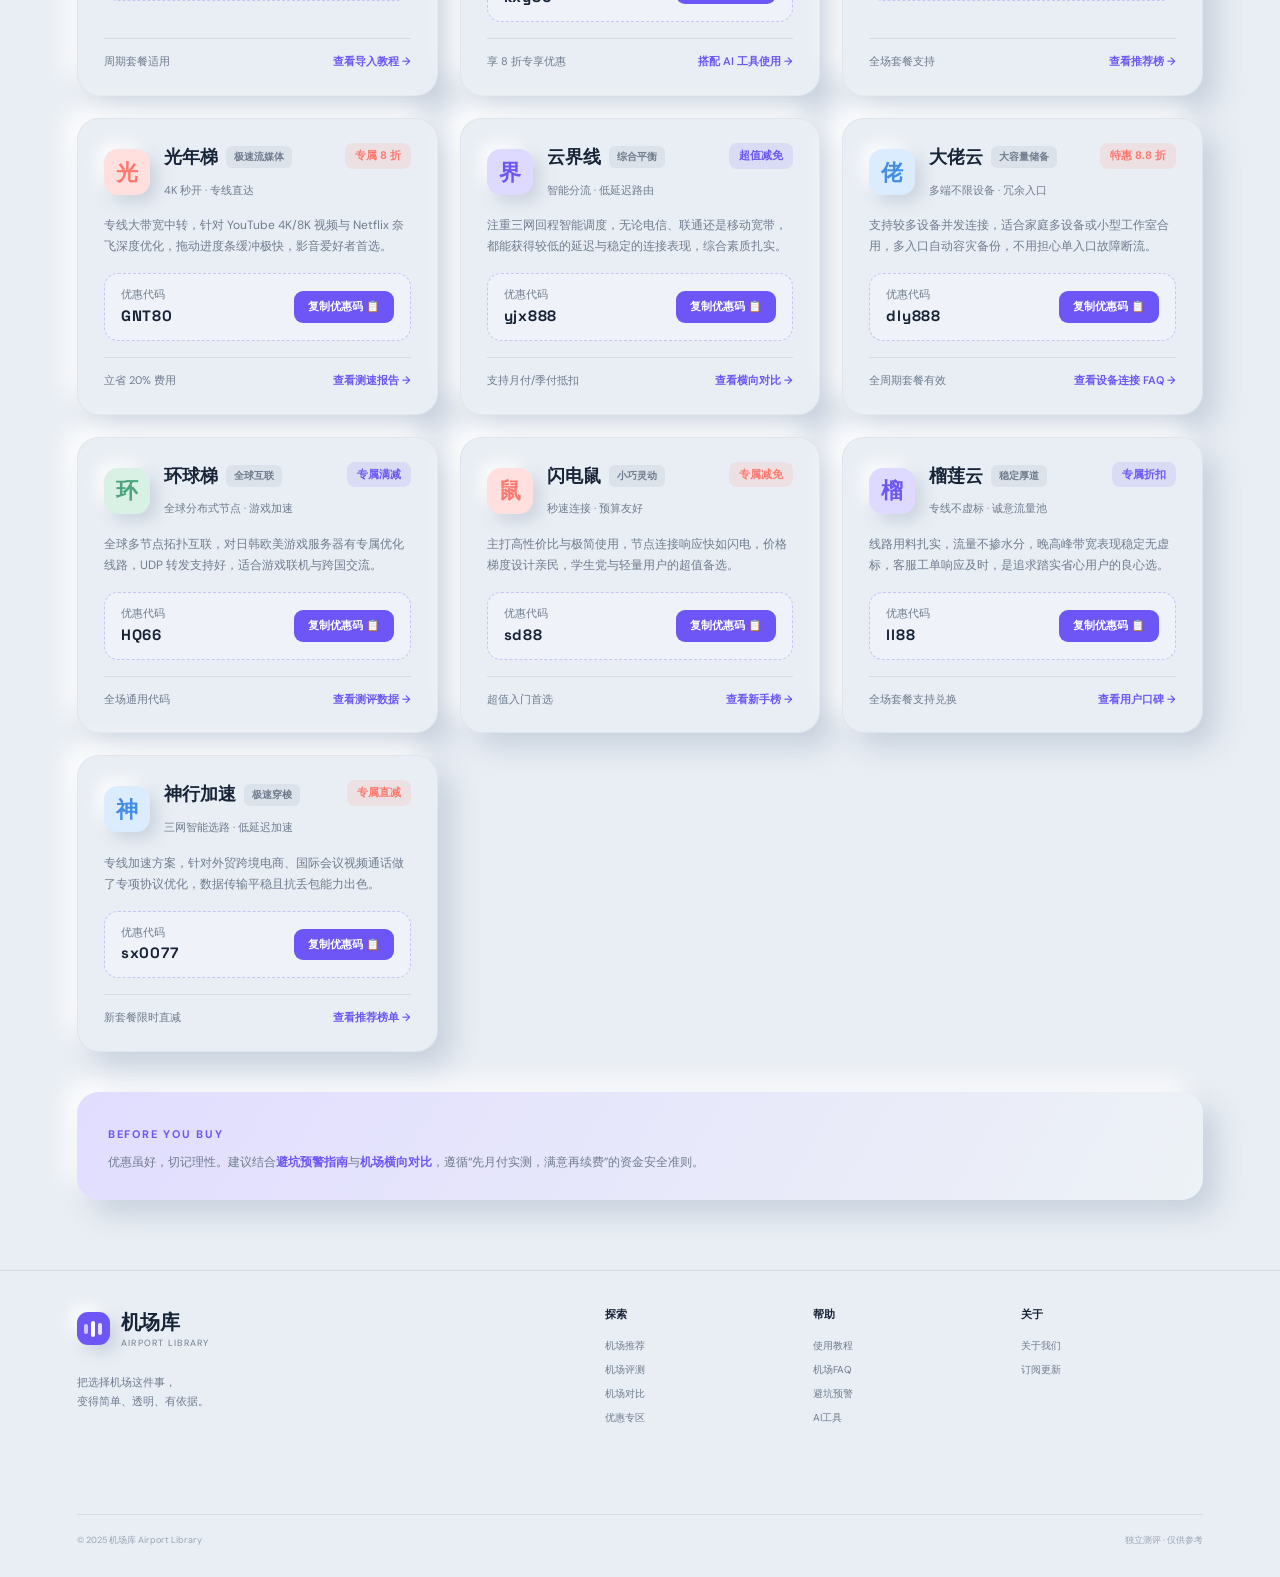
<file: deals.html>
<!doctype html><html lang="zh-CN"><head><meta charset="UTF-8"/><meta name="viewport" content="width=device-width,initial-scale=1.0"/><title>优惠专区 · 2026 最新精选机场优惠码大全 · 机场库</title><meta name="description" content="2026最新精选机场优惠码大全。收录速界(sujie888)、Edgenova(xk808)、极连云(JLY888)、可信云(kxy80)等13家主流机场专属折扣代码，一键复制立享8折起现金优惠。"/><meta name="keywords" content="机场优惠码,机场折扣码,机场优惠券,速界优惠码,可信云优惠码,光年梯优惠码"/><link rel="canonical" href="https://jichangku.net/deals.html"/><meta name="geo.region" content="HK"/><meta name="geo.placename" content="Hong Kong"/><meta name="geo.position" content="22.3193;114.1694"/><meta name="ICBM" content="22.3193, 114.1694"/><meta property="og:type" content="article"/><meta property="og:title" content="优惠专区 · 2026 最新精选机场优惠码大全 · 机场库"/><meta property="og:description" content="收录13家热门机场官方实测有效优惠码，一键复制抵扣。"/><meta property="og:url" content="https://jichangku.net/deals.html"/><link rel="stylesheet" href="styles.css"/><style>
.deals-article-section{margin-bottom:70px}
.deals-hero-intro{background:var(--card);border-radius:24px;box-shadow:var(--shadow);padding:36px 42px;margin-bottom:35px}
.deals-hero-intro h2{font-family:'Space Grotesk','PingFang SC',sans-serif;font-size:25px;letter-spacing:-.03em;margin:0 0 16px;display:flex;align-items:center;gap:12px}
.deals-hero-intro p{color:var(--muted);font-size:13px;line-height:1.85;margin:0 0 14px}
.deals-hero-intro p strong{color:var(--ink)}
.deals-search-box{position:relative;max-width:680px;margin:25px 0 20px}
.deals-search-input{width:100%;box-sizing:border-box;padding:14px 20px 14px 46px;border-radius:16px;border:1px solid rgba(75,92,118,0.12);background:var(--card);box-shadow:var(--shadow-small);color:var(--ink);font-size:14px;outline:none;transition:all .2s ease}
.deals-search-input:focus{border-color:var(--purple);box-shadow:0 0 0 3px rgba(109,86,245,0.18)}
.deals-search-icon{position:absolute;left:16px;top:50%;transform:translateY(-50%);font-size:16px;color:var(--muted);pointer-events:none}
.deals-grid{display:grid;grid-template-columns:repeat(auto-fill, minmax(360px, 1fr));gap:22px;margin-top:20px}
.deal-promo-card{background:var(--card);border-radius:22px;box-shadow:var(--shadow);padding:24px 26px;display:flex;flex-direction:column;justify-content:space-between;transition:transform .2s ease, box-shadow .2s ease;border:1px solid rgba(75,92,118,0.06)}
.deal-promo-card:hover{transform:translateY(-4px);box-shadow:18px 18px 36px rgba(164,176,194,0.55),-14px -14px 28px rgba(255,255,255,0.95)}
.promo-top{display:flex;align-items:flex-start;justify-content:space-between;gap:14px;margin-bottom:14px}
.promo-brand-info{display:flex;align-items:center;gap:14px}
.promo-avatar{width:46px;height:46px;border-radius:14px;display:grid;place-items:center;font-family:'Space Grotesk',sans-serif;font-size:22px;font-weight:700;color:var(--purple);background:#dedaff;box-shadow:var(--shadow-small);flex:none}
.promo-avatar.coral{background:#ffe0de;color:var(--coral)}
.promo-avatar.blue{background:#dcecff;color:#438ee3}
.promo-avatar.green{background:#d9f0e5;color:#4ca57e}
.promo-brand-info h3{font-size:18px;margin:0 0 4px;font-family:'Space Grotesk','PingFang SC',sans-serif;display:flex;align-items:center;gap:8px}
.promo-type-tag{font-size:10px;padding:3px 8px;border-radius:6px;background:rgba(23,35,55,0.06);color:var(--muted);font-weight:600}
.promo-discount-badge{padding:4px 10px;border-radius:8px;font-size:11px;font-weight:700;background:rgba(109,86,245,0.12);color:var(--purple);white-space:nowrap}
.promo-discount-badge.coral{background:rgba(255,120,110,0.12);color:var(--coral)}
.promo-desc{font-size:12px;color:var(--muted);line-height:1.75;margin:0 0 16px}
.promo-code-wrap{background:rgba(240,243,248,0.85);border-radius:14px;padding:12px 16px;display:flex;align-items:center;justify-content:space-between;margin-bottom:16px;border:1px dashed rgba(109,86,245,0.3)}
.promo-code-label{font-size:11px;color:var(--muted);display:flex;flex-direction:column}
.promo-code-text{font-family:'Space Grotesk',monospace;font-size:15px;font-weight:700;color:var(--ink);letter-spacing:0.05em}
.copy-code-btn{padding:7px 14px;border-radius:9px;background:var(--purple);color:#fff;border:0;font-size:11px;font-weight:600;cursor:pointer;transition:all .2s ease;display:inline-flex;align-items:center;gap:4px}
.copy-code-btn:hover{background:#5842e3;transform:scale(1.03)}
.copy-code-btn.copied{background:var(--green)}
.promo-card-footer{display:flex;align-items:center;justify-content:space-between;border-top:1px solid var(--line);padding-top:14px;font-size:11px;color:var(--muted)}
.promo-card-footer a{color:var(--purple);font-weight:600}
.deal-tips-grid{display:grid;grid-template-columns:repeat(auto-fit, minmax(260px, 1fr));gap:16px;margin:25px 0}
.deal-tip-item{background:rgba(240,243,248,0.72);border-radius:16px;padding:20px;box-shadow:var(--shadow-small)}
.deal-tip-item h4{margin:0 0 8px;font-size:13.5px;color:var(--ink);display:flex;align-items:center;gap:8px}
.deal-tip-item p{margin:0;font-size:11.5px;color:var(--muted);line-height:1.7}
.toast-notice{position:fixed;bottom:30px;left:50%;transform:translateX(-50%);background:var(--ink);color:#fff;padding:10px 22px;border-radius:30px;font-size:12px;box-shadow:0 10px 25px rgba(0,0,0,0.25);z-index:999;opacity:0;pointer-events:none;transition:opacity .25s ease}
.toast-notice.show{opacity:1}
@media(max-width:820px){
  .deals-hero-intro{padding:25px 20px}
  .deals-grid{grid-template-columns:1fr}
}
</style></head><body><div class="site-shell"><header class="topbar"><a class="brand" href="index.html"><span class="brand-mark"><span></span><span></span><span></span></span><span><strong>机场库</strong><small>Airport Library</small></span></a><nav class="main-nav"><a href="recommend.html">机场推荐</a><a href="reviews.html">机场评测</a><a href="compare.html">机场对比</a><a href="guides.html">使用教程</a><a href="ai-tools.html">AI工具</a><a class="active" href="deals.html">优惠专区</a><a href="alerts.html">避坑预警</a><a href="faq.html">机场FAQ</a><a href="about.html">关于我们</a></nav><button class="mobile-menu" aria-label="打开菜单"><span></span><span></span></button><a class="top-action" href="index.html#newsletter">订阅更新 <span>↗</span></a></header><main><section class="page-hero section-pad"><div><span class="eyebrow">VERIFIED PROMO CODES · 2026</span><h1>优惠专区，<br/><em>把预算花在刀刃上。</em></h1><p>汇集 2026 年最新热门机场专属折扣优惠码与补贴方案。点击一键复制优惠代码，并在结账时输入立减。所有优惠均经过实际下单验证，拒绝失效与虚假活动。</p></div><div class="page-hero-art"><span class="art-chip one">13 家热门机场</span><span class="art-chip two">一键复制立减</span><span class="art-chip three">实测有效</span></div></section><section class="page-content section-pad deals-article-section">

<!-- 导读与省钱指南文章 -->
<article class="deals-hero-intro">
<h2><span>🏷️</span> 2026 优质机场精选优惠指南：如何正确使用折扣与理性选购</h2>
<p>在购买网络代理（机场）服务时，善用官方发布的优惠代码（Promo Code）通常能立享 <strong>8 折至 8.8 折</strong> 的直接现金减免。为了让广大用户在节省预算的同时避开劣质低价陷阱，机场库对市面上近期稳定运营的优质机场进行了优惠码收集、测试与归档。</p>
<p>本次精选涵盖了 <strong>速界、Edgenova、极连云、快狸、可信云、云图、光年梯、云界线、大佬云、环球梯、闪电鼠、榴莲云、神行加速</strong> 等 13 家热门品牌，满足从入门轻量使用、晚高峰 4K 追剧到多端办公不同场景的选购需求。</p>

<div class="deal-tips-grid">
  <div class="deal-tip-item">
    <h4><span>📋</span> 1. 优惠码正确兑换方式</h4>
    <p>在目标机场官网选定套餐后，进入结算购物车页面；在“折价券 / 优惠码”输入框中粘贴对应代码，务必点击“验证 / 应用”按钮，确认账单总金额扣减后再扫码付款。</p>
  </div>
  <div class="deal-tip-item">
    <h4><span>⏱️</span> 2. 首购周期控制建议</h4>
    <p>即便有大额折扣，针对首次尝试的机场，我们依然强烈建议优先使用优惠码购买<strong>月付或季付</strong>进行晚高峰真实测速，体验稳定后再考虑长周期。</p>
  </div>
  <div class="deal-tip-item">
    <h4><span>🔄</span> 3. 优惠叠加与续费说明</h4>
    <p>大部分机场优惠码为“首购一次性折扣”或“特定周期（半年付/年付）可用”。若提示优惠码无效，请检查套餐是否属于活动指定适用范围。</p>
  </div>
</div>
</article>

<!-- 搜索栏与统计 -->
<div class="deals-search-box">
  <span class="deals-search-icon">🔍</span>
  <input type="text" id="dealSearchInput" class="deals-search-input" placeholder="输入机场名称或优惠码进行搜索（如：速界、Edgenova、sd88、JLY888）..." />
</div>

<div style="font-size:12px;color:var(--muted);margin-bottom:15px;display:flex;justify-content:space-between">
  <span>当前收录：<strong id="dealCountDisplay" style="color:var(--purple)">13</strong> 家精选机场专属优惠</span>
  <span>点击按钮自动复制优惠码到剪贴板</span>
</div>

<!-- 优惠码卡片网格 -->
<div class="deals-grid" id="dealsGrid">

<!-- 1. 速界 -->
<article class="deal-promo-card">
  <div>
    <div class="promo-top">
      <div class="promo-brand-info">
        <div class="promo-avatar">速</div>
        <div>
          <h3>速界 <span class="promo-type-tag">高速专线</span></h3>
          <span style="font-size:11px;color:var(--muted)">优质 BGP 入口 · 晚高峰抗压</span>
        </div>
      </div>
      <span class="promo-discount-badge coral">专属 8.8 折</span>
    </div>
    <p class="promo-desc">主打大带宽与晚高峰低丢包率，节点覆盖香港、日本、新加坡等主流亚太线路，解锁主流流媒体与日常高速工作流。</p>
    <div class="promo-code-wrap">
      <div class="promo-code-label">
        <span>优惠代码</span>
        <span class="promo-code-text">sujie888</span>
      </div>
      <button class="copy-code-btn" data-code="sujie888">复制优惠码 📋</button>
    </div>
  </div>
  <div class="promo-card-footer">
    <span>全场套餐可用</span>
    <a href="recommend.html">查看推荐详情 →</a>
  </div>
</article>

<!-- 2. Edgenova -->
<article class="deal-promo-card">
  <div>
    <div class="promo-top">
      <div class="promo-brand-info">
        <div class="promo-avatar blue">E</div>
        <div>
          <h3>Edgenova <span class="promo-type-tag">企业级优化</span></h3>
          <span style="font-size:11px;color:var(--muted)">边缘网络加速 · 极低抖动</span>
        </div>
      </div>
      <span class="promo-discount-badge">专享立减</span>
    </div>
    <p class="promo-desc">采用边缘加速网络架构，针对国际网络路由做专属路径优化，对境外远程办公、学术查阅与多设备协同支持极好。</p>
    <div class="promo-code-wrap">
      <div class="promo-code-label">
        <span>优惠代码</span>
        <span class="promo-code-text">xk808</span>
      </div>
      <button class="copy-code-btn" data-code="xk808">复制优惠码 📋</button>
    </div>
  </div>
  <div class="promo-card-footer">
    <span>支持全周期抵扣</span>
    <a href="reviews.html">查看评测 →</a>
  </div>
</article>

<!-- 3. 极连云 -->
<article class="deal-promo-card">
  <div>
    <div class="promo-top">
      <div class="promo-brand-info">
        <div class="promo-avatar green">极</div>
        <div>
          <h3>极连云 <span class="promo-type-tag">高性价比</span></h3>
          <span style="font-size:11px;color:var(--muted)">大流量配额 · 稳定中转</span>
        </div>
      </div>
      <span class="promo-discount-badge coral">限时 8.8 折</span>
    </div>
    <p class="promo-desc">性价比用户的高频之选，提供充足的月度流量配额与多路负载均衡入口，日常刷视频与网页浏览流畅顺心。</p>
    <div class="promo-code-wrap">
      <div class="promo-code-label">
        <span>优惠代码</span>
        <span class="promo-code-text">JLY888</span>
      </div>
      <button class="copy-code-btn" data-code="JLY888">复制优惠码 📋</button>
    </div>
  </div>
  <div class="promo-card-footer">
    <span>新老用户均可兑换</span>
    <a href="compare.html">对比节点性能 →</a>
  </div>
</article>

<!-- 4. 快狸 -->
<article class="deal-promo-card">
  <div>
    <div class="promo-top">
      <div class="promo-brand-info">
        <div class="promo-avatar">狸</div>
        <div>
          <h3>快狸 <span class="promo-type-tag">轻量疾速</span></h3>
          <span style="font-size:11px;color:var(--muted)">即开即用 · 客户端适配好</span>
        </div>
      </div>
      <span class="promo-discount-badge">专属折扣</span>
    </div>
    <p class="promo-desc">适合新手入门的轻量化方案，一键导入支持度高，节点连接响应快，在手机端与平板设备上体验非常轻巧。</p>
    <div class="promo-code-wrap">
      <div class="promo-code-label">
        <span>优惠代码</span>
        <span class="promo-code-text">kl888</span>
      </div>
      <button class="copy-code-btn" data-code="kl888">复制优惠码 📋</button>
    </div>
  </div>
  <div class="promo-card-footer">
    <span>周期套餐适用</span>
    <a href="guides.html">查看导入教程 →</a>
  </div>
</article>

<!-- 5. 可信云 -->
<article class="deal-promo-card">
  <div>
    <div class="promo-top">
      <div class="promo-brand-info">
        <div class="promo-avatar blue">信</div>
        <div>
          <h3>可信云 <span class="promo-type-tag">注重稳定</span></h3>
          <span style="font-size:11px;color:var(--muted)">长效在线率 · 纯净出口</span>
        </div>
      </div>
      <span class="promo-discount-badge coral">专属 8 折</span>
    </div>
    <p class="promo-desc">注重 SLA 在线可用率与出口 IP 纯净度，适合对 ChatGPT、Claude 等海外 AI 平台有稳定调用需求的用户。</p>
    <div class="promo-code-wrap">
      <div class="promo-code-label">
        <span>优惠代码</span>
        <span class="promo-code-text">kxy80</span>
      </div>
      <button class="copy-code-btn" data-code="kxy80">复制优惠码 📋</button>
    </div>
  </div>
  <div class="promo-card-footer">
    <span>享 8 折专享优惠</span>
    <a href="ai-tools.html">搭配 AI 工具使用 →</a>
  </div>
</article>

<!-- 6. 云图 -->
<article class="deal-promo-card">
  <div>
    <div class="promo-top">
      <div class="promo-brand-info">
        <div class="promo-avatar green">图</div>
        <div>
          <h3>云图 <span class="promo-type-tag">多地区覆盖</span></h3>
          <span style="font-size:11px;color:var(--muted)">冷门节点齐 · 流媒体解锁</span>
        </div>
      </div>
      <span class="promo-discount-badge">满减优惠</span>
    </div>
    <p class="promo-desc">除港台日美韩常用节点外，提供欧洲与东南亚等丰富冷门地区节点，流媒体解锁能力强，适合多区域切换需求。</p>
    <div class="promo-code-wrap">
      <div class="promo-code-label">
        <span>优惠代码</span>
        <span class="promo-code-text">yt88</span>
      </div>
      <button class="copy-code-btn" data-code="yt88">复制优惠码 📋</button>
    </div>
  </div>
  <div class="promo-card-footer">
    <span>全场套餐支持</span>
    <a href="recommend.html">查看推荐榜 →</a>
  </div>
</article>

<!-- 7. 光年梯 -->
<article class="deal-promo-card">
  <div>
    <div class="promo-top">
      <div class="promo-brand-info">
        <div class="promo-avatar coral">光</div>
        <div>
          <h3>光年梯 <span class="promo-type-tag">极速流媒体</span></h3>
          <span style="font-size:11px;color:var(--muted)">4K 秒开 · 专线直达</span>
        </div>
      </div>
      <span class="promo-discount-badge coral">专属 8 折</span>
    </div>
    <p class="promo-desc">专线大带宽中转，针对 YouTube 4K/8K 视频与 Netflix 奈飞深度优化，拖动进度条缓冲极快，影音爱好者首选。</p>
    <div class="promo-code-wrap">
      <div class="promo-code-label">
        <span>优惠代码</span>
        <span class="promo-code-text">GNT80</span>
      </div>
      <button class="copy-code-btn" data-code="GNT80">复制优惠码 📋</button>
    </div>
  </div>
  <div class="promo-card-footer">
    <span>立省 20% 费用</span>
    <a href="reviews.html">查看测速报告 →</a>
  </div>
</article>

<!-- 8. 云界线 -->
<article class="deal-promo-card">
  <div>
    <div class="promo-top">
      <div class="promo-brand-info">
        <div class="promo-avatar">界</div>
        <div>
          <h3>云界线 <span class="promo-type-tag">综合平衡</span></h3>
          <span style="font-size:11px;color:var(--muted)">智能分流 · 低延迟路由</span>
        </div>
      </div>
      <span class="promo-discount-badge">超值减免</span>
    </div>
    <p class="promo-desc">注重三网回程智能调度，无论电信、联通还是移动宽带，都能获得较低的延迟与稳定的连接表现，综合素质扎实。</p>
    <div class="promo-code-wrap">
      <div class="promo-code-label">
        <span>优惠代码</span>
        <span class="promo-code-text">yjx888</span>
      </div>
      <button class="copy-code-btn" data-code="yjx888">复制优惠码 📋</button>
    </div>
  </div>
  <div class="promo-card-footer">
    <span>支持月付/季付抵扣</span>
    <a href="compare.html">查看横向对比 →</a>
  </div>
</article>

<!-- 9. 大佬云 -->
<article class="deal-promo-card">
  <div>
    <div class="promo-top">
      <div class="promo-brand-info">
        <div class="promo-avatar blue">佬</div>
        <div>
          <h3>大佬云 <span class="promo-type-tag">大容量储备</span></h3>
          <span style="font-size:11px;color:var(--muted)">多端不限设备 · 冗余入口</span>
        </div>
      </div>
      <span class="promo-discount-badge coral">特惠 8.8 折</span>
    </div>
    <p class="promo-desc">支持较多设备并发连接，适合家庭多设备或小型工作室合用，多入口自动容灾备份，不用担心单入口故障断流。</p>
    <div class="promo-code-wrap">
      <div class="promo-code-label">
        <span>优惠代码</span>
        <span class="promo-code-text">dly888</span>
      </div>
      <button class="copy-code-btn" data-code="dly888">复制优惠码 📋</button>
    </div>
  </div>
  <div class="promo-card-footer">
    <span>全周期套餐有效</span>
    <a href="faq.html">查看设备连接 FAQ →</a>
  </div>
</article>

<!-- 10. 环球梯 -->
<article class="deal-promo-card">
  <div>
    <div class="promo-top">
      <div class="promo-brand-info">
        <div class="promo-avatar green">环</div>
        <div>
          <h3>环球梯 <span class="promo-type-tag">全球互联</span></h3>
          <span style="font-size:11px;color:var(--muted)">全球分布式节点 · 游戏加速</span>
        </div>
      </div>
      <span class="promo-discount-badge">专属满减</span>
    </div>
    <p class="promo-desc">全球多节点拓扑互联，对日韩欧美游戏服务器有专属优化线路，UDP 转发支持好，适合游戏联机与跨国交流。</p>
    <div class="promo-code-wrap">
      <div class="promo-code-label">
        <span>优惠代码</span>
        <span class="promo-code-text">HQ66</span>
      </div>
      <button class="copy-code-btn" data-code="HQ66">复制优惠码 📋</button>
    </div>
  </div>
  <div class="promo-card-footer">
    <span>全场通用代码</span>
    <a href="reviews.html">查看测评数据 →</a>
  </div>
</article>

<!-- 11. 闪电鼠 -->
<article class="deal-promo-card">
  <div>
    <div class="promo-top">
      <div class="promo-brand-info">
        <div class="promo-avatar coral">鼠</div>
        <div>
          <h3>闪电鼠 <span class="promo-type-tag">小巧灵动</span></h3>
          <span style="font-size:11px;color:var(--muted)">秒速连接 · 预算友好</span>
        </div>
      </div>
      <span class="promo-discount-badge coral">专属减免</span>
    </div>
    <p class="promo-desc">主打高性价比与极简使用，节点连接响应快如闪电，价格梯度设计亲民，学生党与轻量用户的超值备选。</p>
    <div class="promo-code-wrap">
      <div class="promo-code-label">
        <span>优惠代码</span>
        <span class="promo-code-text">sd88</span>
      </div>
      <button class="copy-code-btn" data-code="sd88">复制优惠码 📋</button>
    </div>
  </div>
  <div class="promo-card-footer">
    <span>超值入门首选</span>
    <a href="recommend.html">查看新手榜 →</a>
  </div>
</article>

<!-- 12. 榴莲云 -->
<article class="deal-promo-card">
  <div>
    <div class="promo-top">
      <div class="promo-brand-info">
        <div class="promo-avatar">榴</div>
        <div>
          <h3>榴莲云 <span class="promo-type-tag">稳定厚道</span></h3>
          <span style="font-size:11px;color:var(--muted)">专线不虚标 · 诚意流量池</span>
        </div>
      </div>
      <span class="promo-discount-badge">专属折扣</span>
    </div>
    <p class="promo-desc">线路用料扎实，流量不掺水分，晚高峰带宽表现稳定无虚标，客服工单响应及时，是追求踏实省心用户的良心选。</p>
    <div class="promo-code-wrap">
      <div class="promo-code-label">
        <span>优惠代码</span>
        <span class="promo-code-text">ll88</span>
      </div>
      <button class="copy-code-btn" data-code="ll88">复制优惠码 📋</button>
    </div>
  </div>
  <div class="promo-card-footer">
    <span>全场套餐支持兑换</span>
    <a href="reviews.html">查看用户口碑 →</a>
  </div>
</article>

<!-- 13. 神行加速 -->
<article class="deal-promo-card">
  <div>
    <div class="promo-top">
      <div class="promo-brand-info">
        <div class="promo-avatar blue">神</div>
        <div>
          <h3>神行加速 <span class="promo-type-tag">极速穿梭</span></h3>
          <span style="font-size:11px;color:var(--muted)">三网智能选路 · 低延迟加速</span>
        </div>
      </div>
      <span class="promo-discount-badge coral">专属直减</span>
    </div>
    <p class="promo-desc">专线加速方案，针对外贸跨境电商、国际会议视频通话做了专项协议优化，数据传输平稳且抗丢包能力出色。</p>
    <div class="promo-code-wrap">
      <div class="promo-code-label">
        <span>优惠代码</span>
        <span class="promo-code-text">sx0077</span>
      </div>
      <button class="copy-code-btn" data-code="sx0077">复制优惠码 📋</button>
    </div>
  </div>
  <div class="promo-card-footer">
    <span>新套餐限时直减</span>
    <a href="recommend.html">查看推荐榜单 →</a>
  </div>
</article>

</div>
<div id="dealsEmptyNotice" style="display:none;text-align:center;padding:50px 20px;color:var(--muted)">未找到匹配的优惠信息，换个名称试试</div>

<!-- 底部避坑指引模块 -->
<div class="page-callout" style="margin-top:40px">
  <span class="eyebrow">BEFORE YOU BUY</span>
  <p>优惠虽好，切记理性。建议结合<a class="text-link" href="alerts.html">避坑预警指南</a>与<a class="text-link" href="compare.html">机场横向对比</a>，遵循“先月付实测，满意再续费”的资金安全准则。</p>
</div>

</section></main><footer class="footer section-pad"><div class="footer-brand"><a class="brand" href="index.html"><span class="brand-mark"><span></span><span></span><span></span></span><span><strong>机场库</strong><small>Airport Library</small></span></a><p>把选择机场这件事，<br/>变得简单、透明、有依据。</p></div><div class="footer-links"><div><strong>探索</strong><a href="recommend.html">机场推荐</a><a href="reviews.html">机场评测</a><a href="compare.html">机场对比</a><a href="deals.html">优惠专区</a></div><div><strong>帮助</strong><a href="guides.html">使用教程</a><a href="faq.html">机场FAQ</a><a href="alerts.html">避坑预警</a><a href="ai-tools.html">AI工具</a></div><div><strong>关于</strong><a href="about.html">关于我们</a><a href="index.html#newsletter">订阅更新</a></div></div><div class="footer-bottom"><span>© 2025 机场库 Airport Library</span><span>独立测评 · 仅供参考</span></div></footer></div>

<div class="toast-notice" id="toastNotice">已成功复制优惠码到剪贴板！</div>

<script src="script.js"></script><script>
// 优惠码搜索与一键复制系统
(function(){
  const searchInput = document.getElementById('dealSearchInput');
  const cards = document.querySelectorAll('.deal-promo-card');
  const countDisplay = document.getElementById('dealCountDisplay');
  const emptyNotice = document.getElementById('dealsEmptyNotice');
  const toast = document.getElementById('toastNotice');

  function showToast(msg) {
    if(!toast) return;
    toast.textContent = msg;
    toast.classList.add('show');
    setTimeout(() => toast.classList.remove('show'), 2200);
  }

  // 搜索过滤
  searchInput?.addEventListener('input', (e) => {
    const q = e.target.value.trim().toLowerCase();
    let count = 0;
    cards.forEach(card => {
      const text = card.textContent.toLowerCase();
      if(!q || text.includes(q)) {
        card.style.display = '';
        count++;
      } else {
        card.style.display = 'none';
      }
    });
    if(countDisplay) countDisplay.textContent = count;
    if(emptyNotice) emptyNotice.style.display = count === 0 ? 'block' : 'none';
  });

  // 一键复制功能
  document.querySelectorAll('.copy-code-btn').forEach(btn => {
    btn.addEventListener('click', () => {
      const code = btn.getAttribute('data-code');
      if(!code) return;

      if(navigator.clipboard && window.isSecureContext) {
        navigator.clipboard.writeText(code).then(() => {
          btn.textContent = '已复制 ✓';
          btn.classList.add('copied');
          showToast(`已成功复制优惠码：${code}`);
          setTimeout(() => {
            btn.textContent = '复制优惠码 📋';
            btn.classList.remove('copied');
          }, 2000);
        });
      } else {
        // 兼容方案
        const temp = document.createElement('textarea');
        temp.value = code;
        document.body.appendChild(temp);
        temp.select();
        document.execCommand('copy');
        document.body.removeChild(temp);
        btn.textContent = '已复制 ✓';
        btn.classList.add('copied');
        showToast(`已成功复制优惠码：${code}`);
        setTimeout(() => {
          btn.textContent = '复制优惠码 📋';
          btn.classList.remove('copied');
        }, 2000);
      }
    });
  });
})();
</script></body></html>
</file>
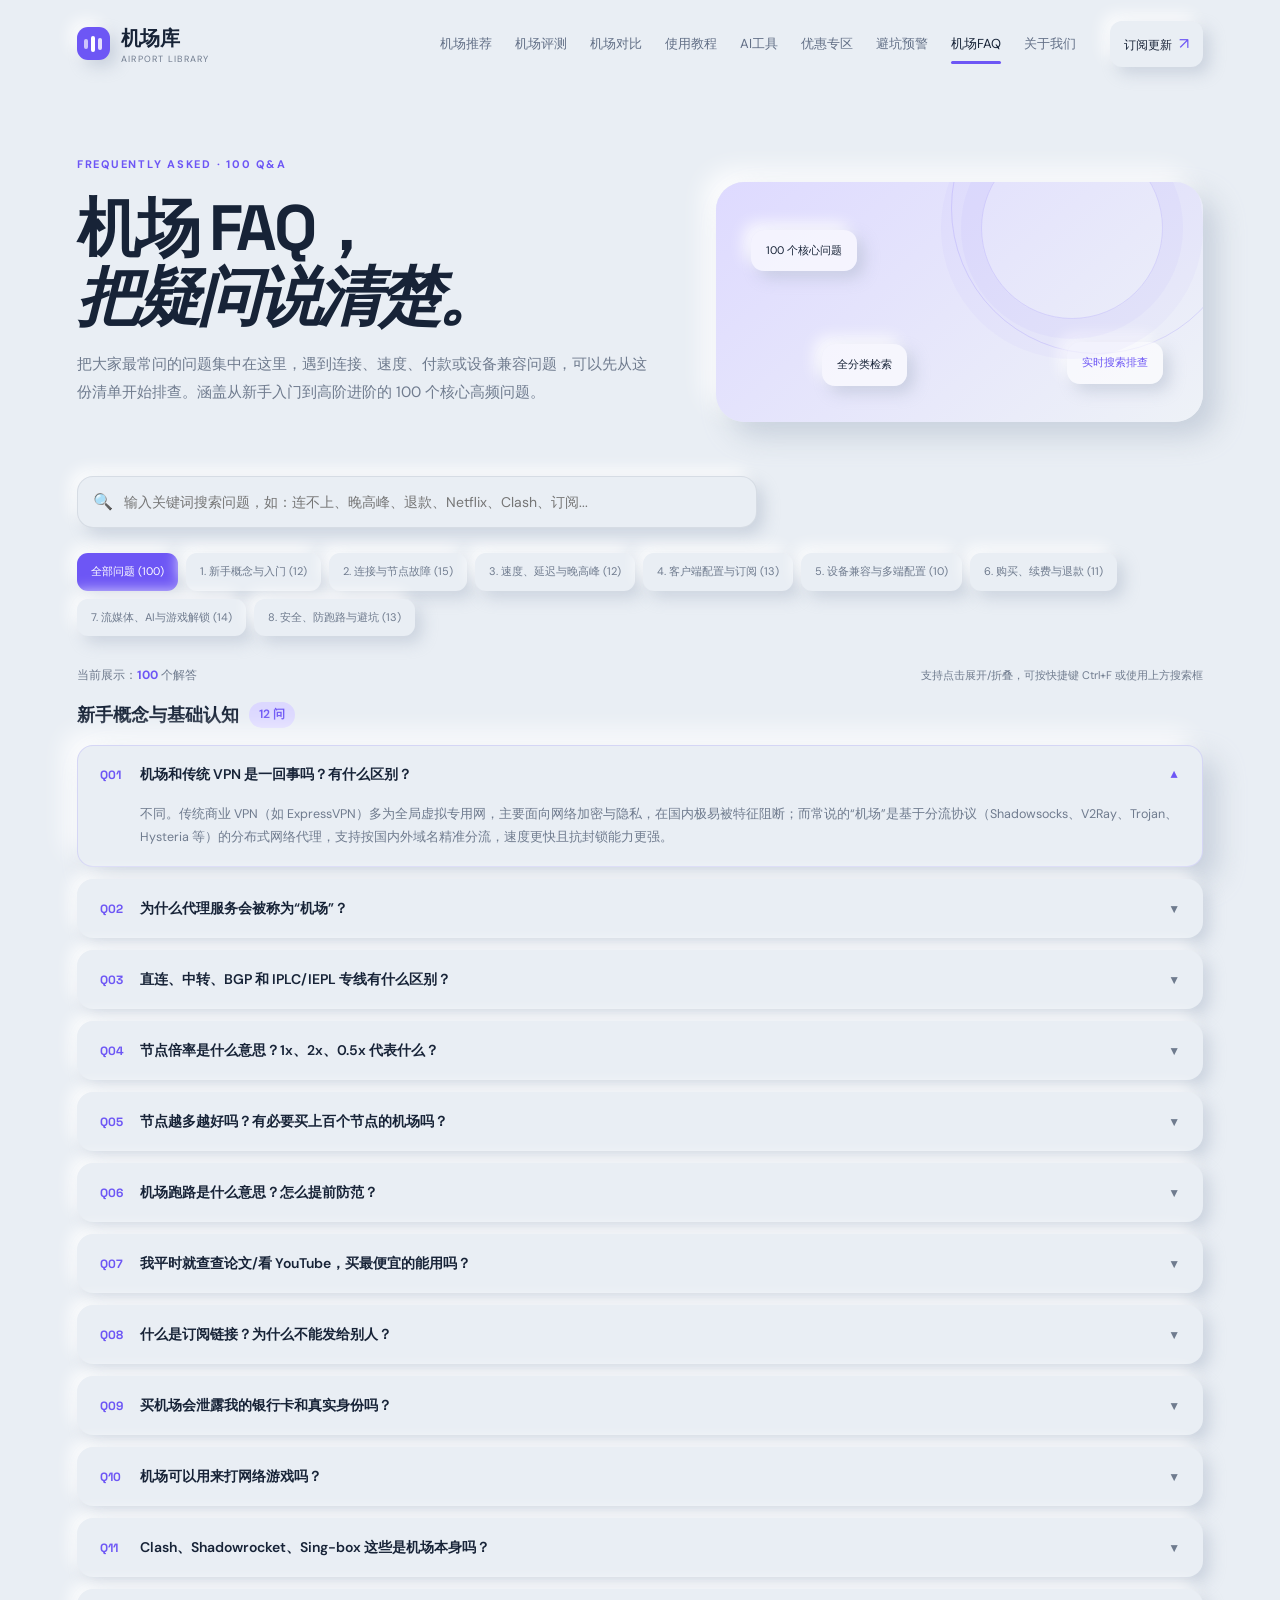
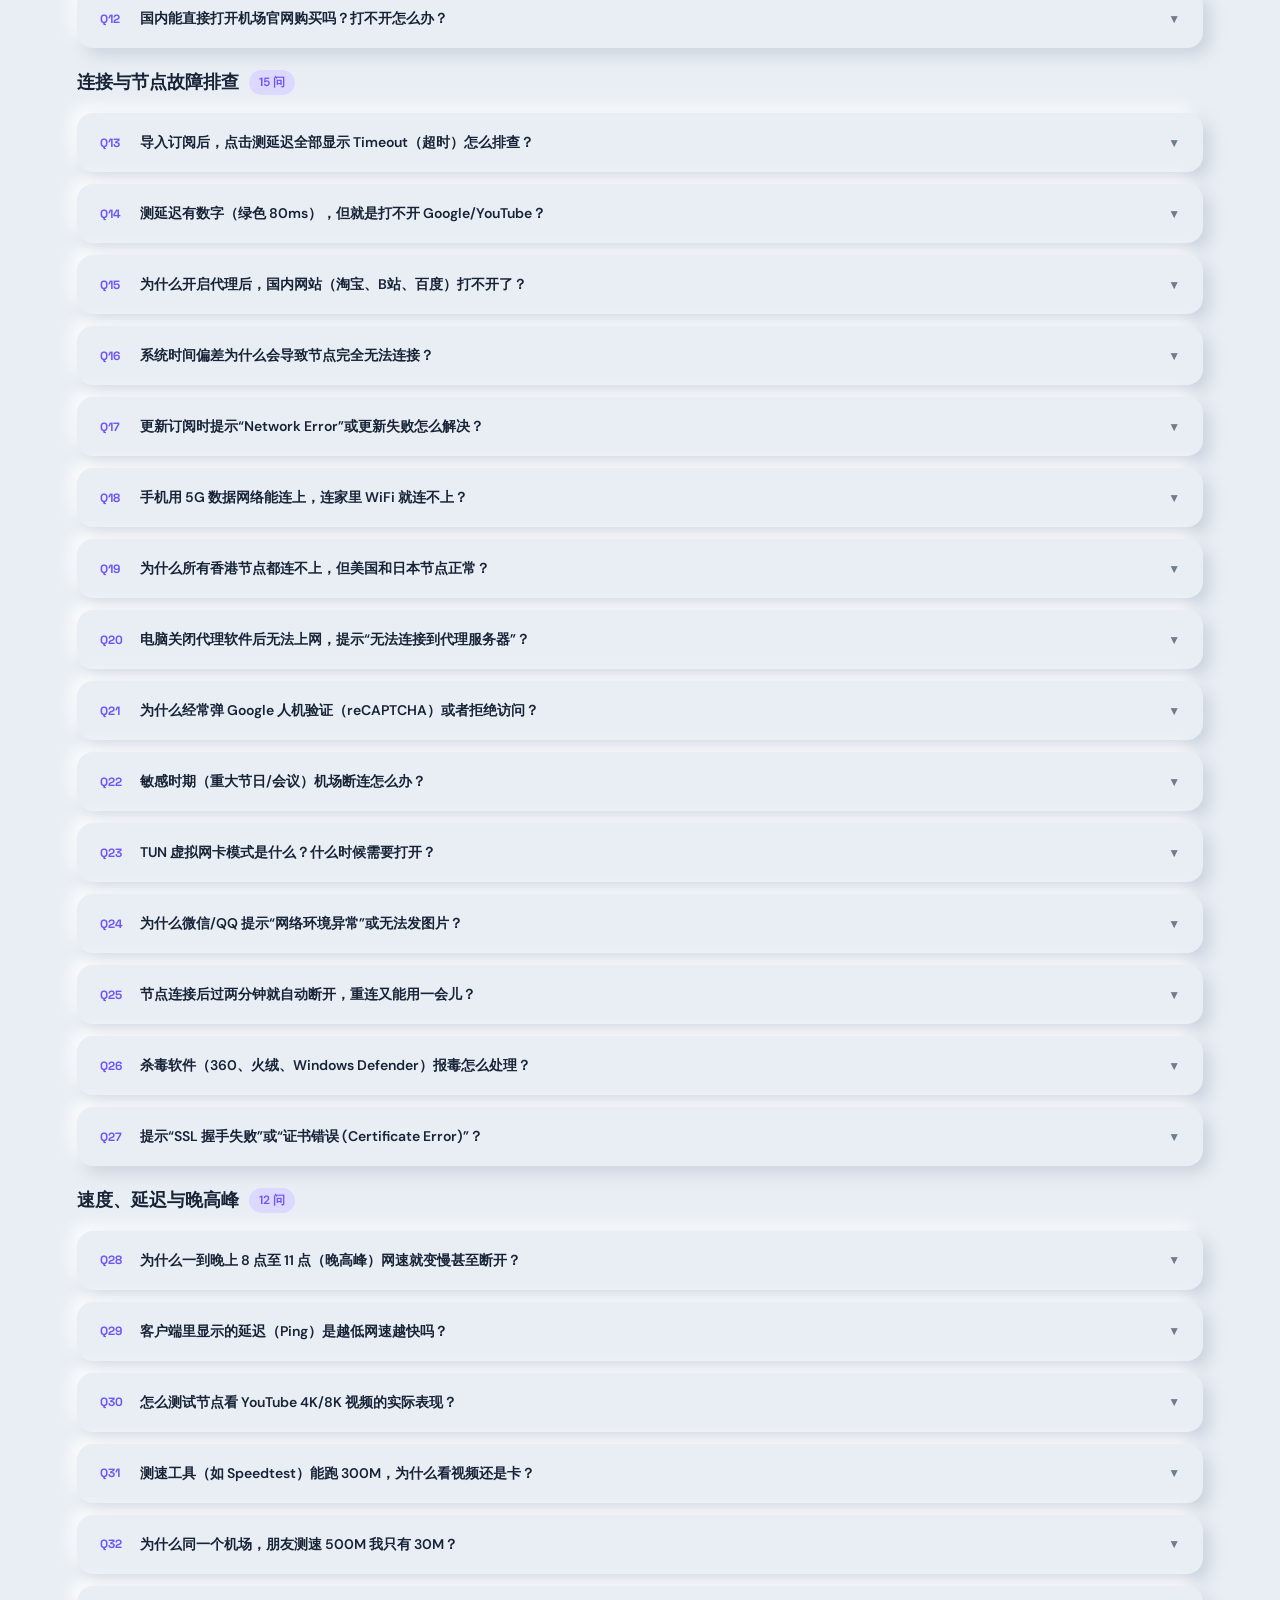
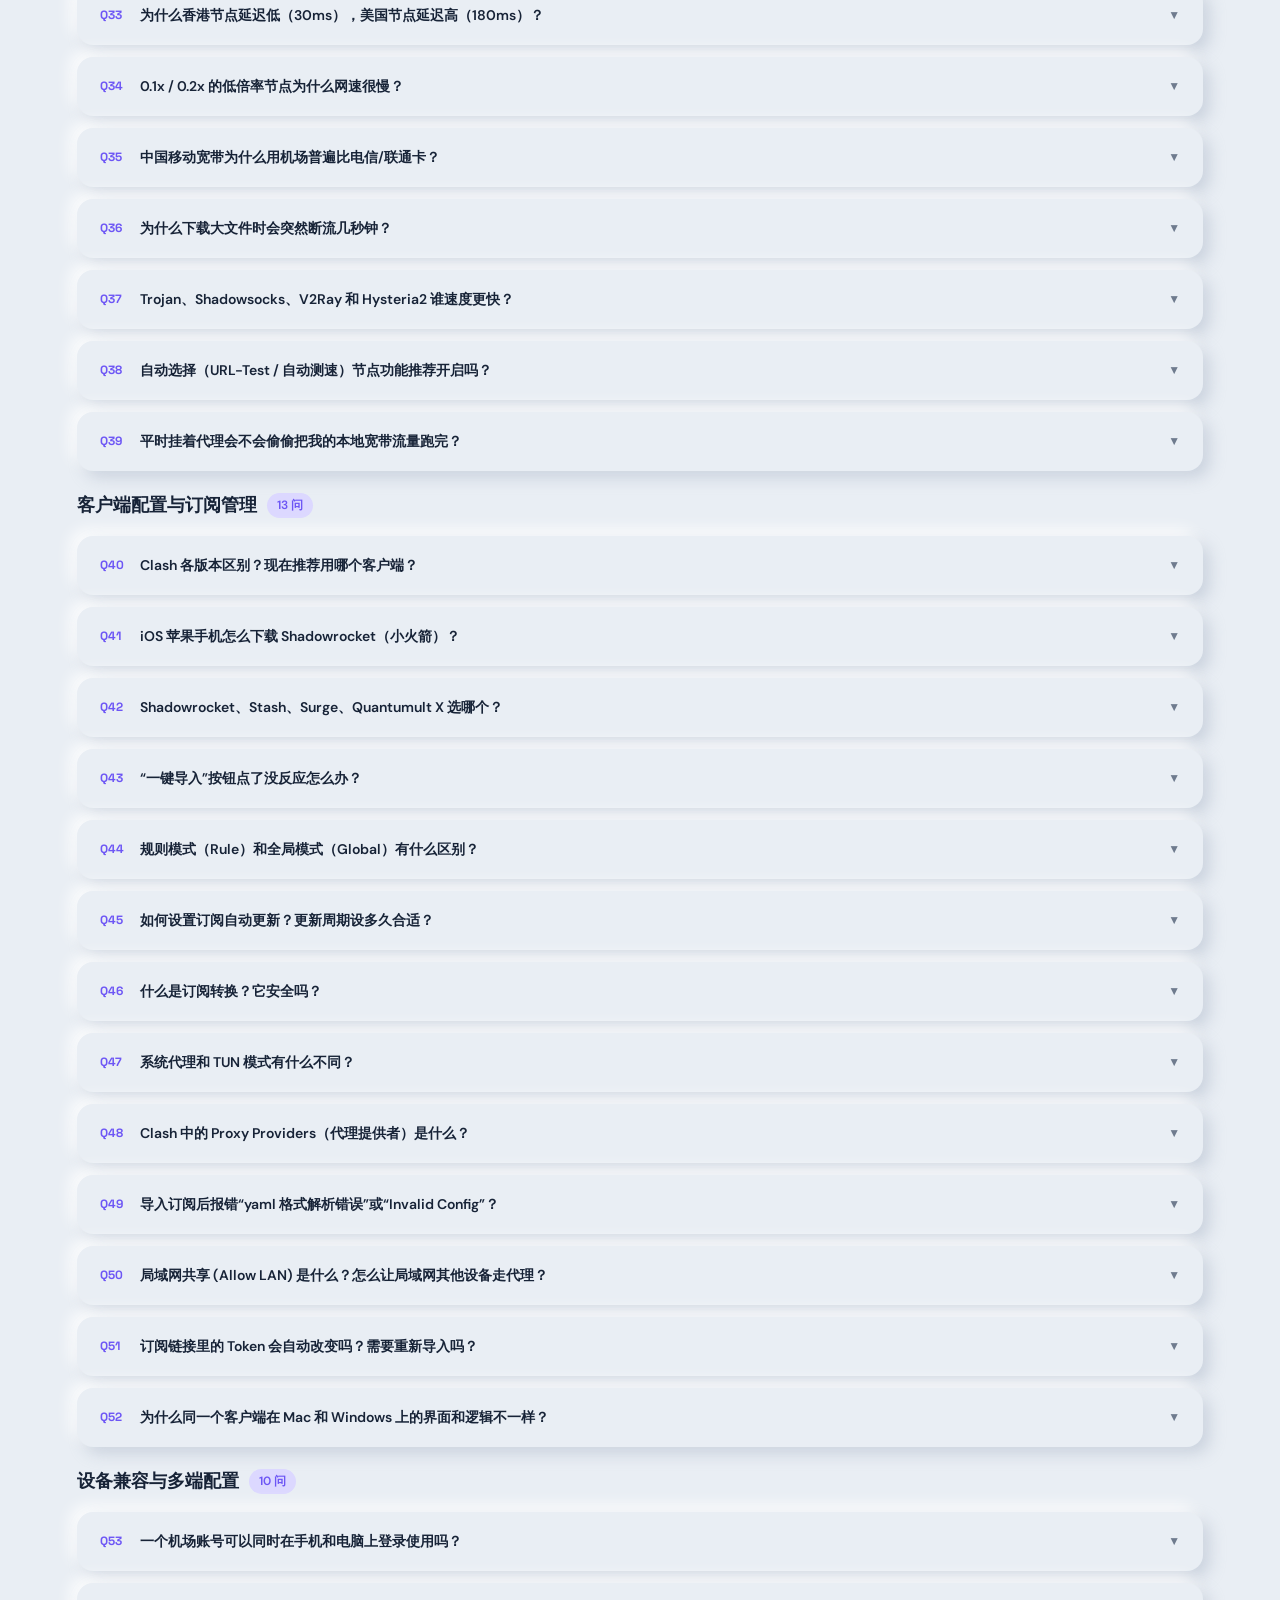
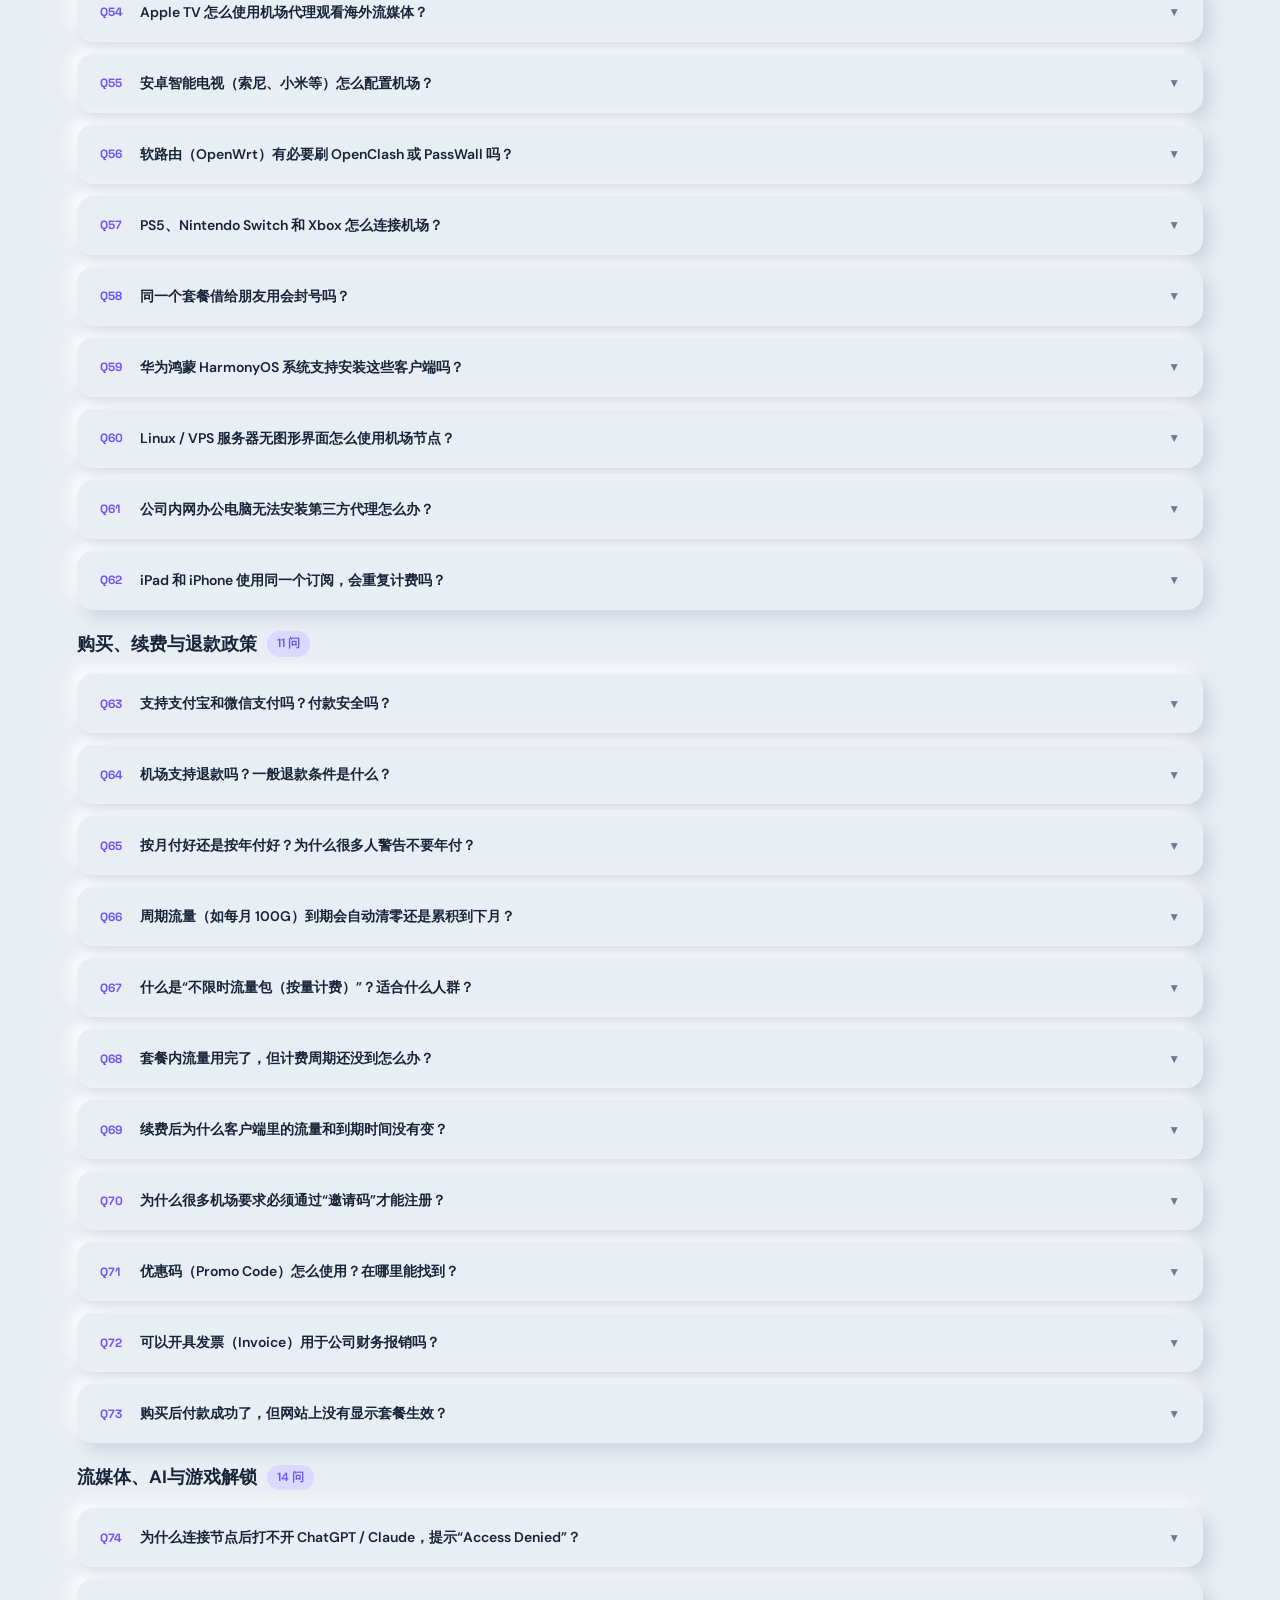
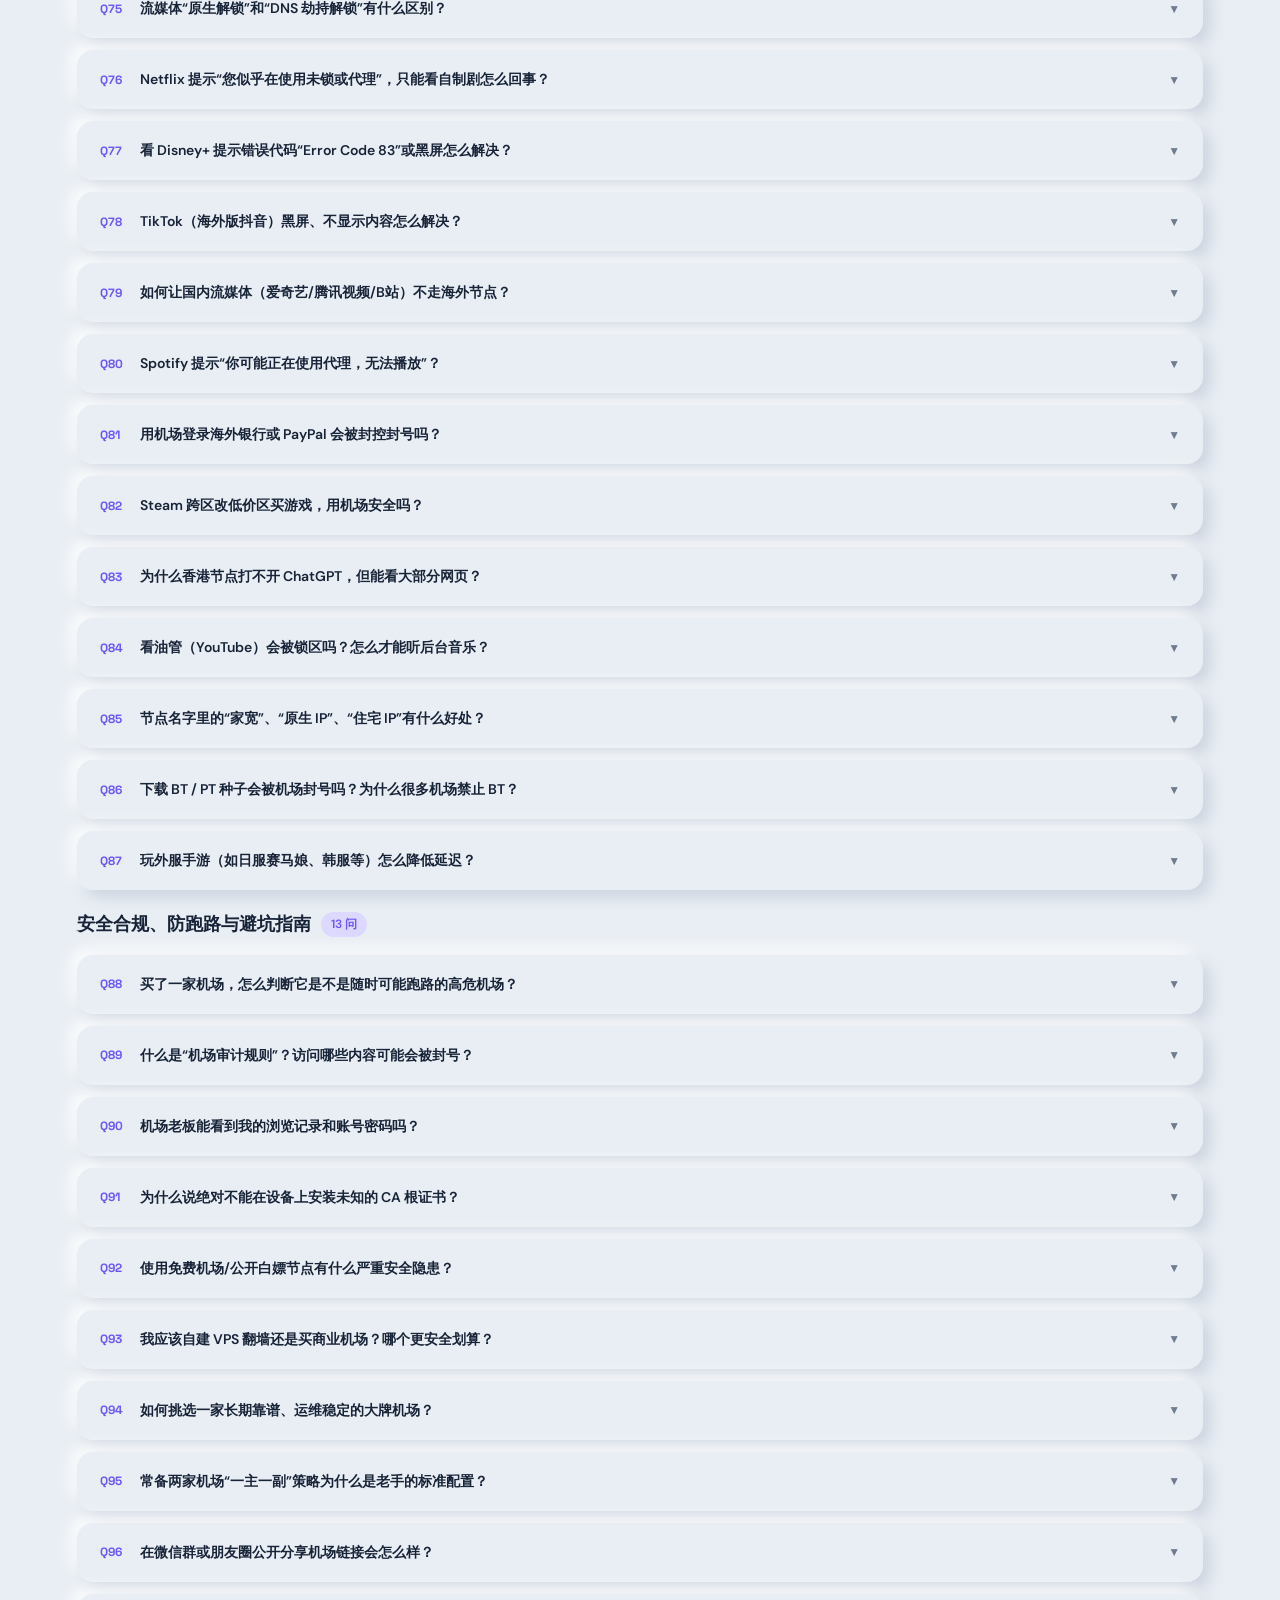
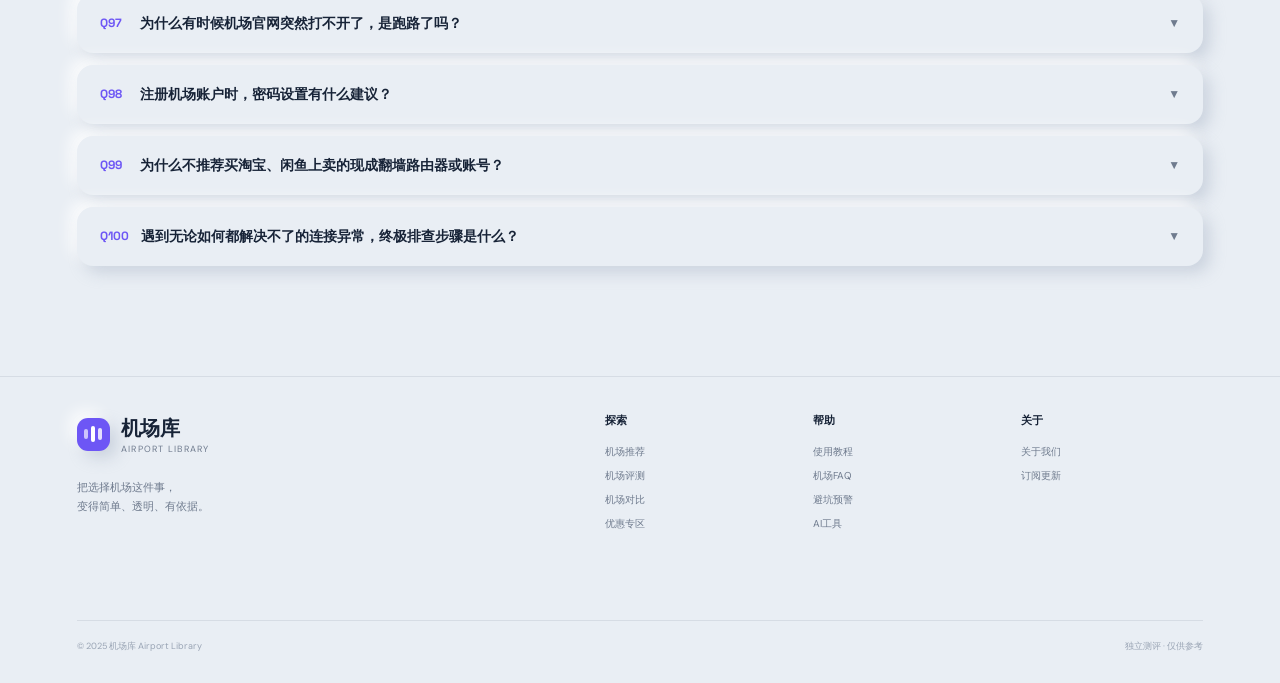
<file: faq.html>
<!doctype html><html lang="zh-CN"><head><meta charset="UTF-8"/><meta name="viewport" content="width=device-width,initial-scale=1.0"/><title>机场FAQ · 100个高频连接、速度与客户端排障问答 · 机场库</title><meta name="description" content="机场使用100个高频问题全景解答。涵盖新手概念、超时断流排查、晚高峰慢原因、Clash/小火箭客户端配置、多设备与Netflix/ChatGPT流媒体解锁实战攻略。"/><meta name="keywords" content="机场FAQ,机场常见问题,节点超时解决,Clash连不上,机场晚高峰断流,ChatGPT Access Denied"/><link rel="canonical" href="https://jichangku.net/faq.html"/><meta name="geo.region" content="HK"/><meta name="geo.placename" content="Hong Kong"/><meta name="geo.position" content="22.3193;114.1694"/><meta name="ICBM" content="22.3193, 114.1694"/><meta property="og:type" content="article"/><meta property="og:title" content="机场FAQ · 100个高频连接、速度与客户端排障问答 · 机场库"/><meta property="og:description" content="100个用户最常问的机场问题，支持即时搜索与8大场景分类。"/><meta property="og:url" content="https://jichangku.net/faq.html"/><link rel="stylesheet" href="styles.css"/><style>
.faq-search-wrap{position:relative;max-width:680px;margin:0 0 25px}
.faq-search-input{width:100%;box-sizing:border-box;padding:14px 20px 14px 46px;border-radius:16px;border:1px solid rgba(75,92,118,0.12);background:var(--card);box-shadow:var(--shadow-small);color:var(--ink);font-size:14px;outline:none;transition:all .2s ease}
.faq-search-input:focus{border-color:var(--purple);box-shadow:0 0 0 3px rgba(109,86,245,0.18)}
.faq-search-icon{position:absolute;left:16px;top:50%;transform:translateY(-50%);font-size:16px;color:var(--muted);pointer-events:none}
.faq-filter-scroll{display:flex;gap:8px;flex-wrap:wrap;margin-bottom:30px}
.faq-group-title{font-size:18px;font-weight:700;color:var(--ink);margin:40px 0 16px;display:flex;align-items:center;gap:10px}
.faq-group-title:first-child{margin-top:10px}
.faq-group-badge{font-size:12px;padding:3px 10px;border-radius:20px;background:var(--purple-soft);color:var(--purple);font-weight:600}
.faq-accordion{display:flex;flex-direction:column;gap:12px;margin-bottom:20px}
.faq-details{background:var(--card);border-radius:16px;box-shadow:var(--shadow-small);overflow:hidden;border:1px solid transparent;transition:all .2s ease}
.faq-details[open]{box-shadow:var(--shadow);border-color:rgba(109,86,245,0.16)}
.faq-summary{list-style:none;padding:18px 22px;display:flex;justify-content:space-between;align-items:center;cursor:pointer;user-select:none;font-weight:600;font-size:14px;color:var(--ink);line-height:1.5}
.faq-summary::-webkit-details-marker{display:none}
.faq-summary-q{display:flex;align-items:center;gap:12px}
.faq-num{font-family:'Space Grotesk',sans-serif;font-size:12px;color:var(--purple);font-weight:700;min-width:28px}
.faq-chevron{font-size:12px;color:var(--muted);transition:transform .2s ease}
.faq-details[open] .faq-chevron{transform:rotate(180deg);color:var(--purple)}
.faq-answer{padding:0 22px 18px 62px;font-size:12.5px;color:var(--muted);line-height:1.8}
.faq-answer p{margin:0}
.faq-answer code{background:rgba(109,86,245,0.08);color:var(--purple);padding:2px 6px;border-radius:5px;font-size:12px;font-family:monospace}
.faq-empty-state{display:none;text-align:center;padding:50px 20px;color:var(--muted);font-size:14px}
.faq-stats-bar{font-size:12px;color:var(--muted);margin-bottom:15px;display:flex;justify-content:space-between;align-items:center}
@media(max-width:820px){
  .faq-answer{padding:0 18px 16px 18px}
  .faq-summary{padding:15px 18px}
}
</style></head><body><div class="site-shell"><header class="topbar"><a class="brand" href="index.html"><span class="brand-mark"><span></span><span></span><span></span></span><span><strong>机场库</strong><small>Airport Library</small></span></a><nav class="main-nav"><a href="recommend.html">机场推荐</a><a href="reviews.html">机场评测</a><a href="compare.html">机场对比</a><a href="guides.html">使用教程</a><a href="ai-tools.html">AI工具</a><a href="deals.html">优惠专区</a><a href="alerts.html">避坑预警</a><a class="active" href="faq.html">机场FAQ</a><a href="about.html">关于我们</a></nav><button class="mobile-menu" aria-label="打开菜单"><span></span><span></span></button><a class="top-action" href="index.html#newsletter">订阅更新 <span>↗</span></a></header><main><section class="page-hero section-pad"><div><span class="eyebrow">FREQUENTLY ASKED · 100 Q&A</span><h1>机场 FAQ，<br/><em>把疑问说清楚。</em></h1><p>把大家最常问的问题集中在这里，遇到连接、速度、付款或设备兼容问题，可以先从这份清单开始排查。涵盖从新手入门到高阶进阶的 100 个核心高频问题。</p></div><div class="page-hero-art"><span class="art-chip one">100 个核心问题</span><span class="art-chip two">全分类检索</span><span class="art-chip three">实时搜索排查</span></div></section><section class="page-content section-pad">
<div class="faq-search-wrap"><span class="faq-search-icon">🔍</span><input type="text" id="faqSearchInput" class="faq-search-input" placeholder="输入关键词搜索问题，如：连不上、晚高峰、退款、Netflix、Clash、订阅..."/></div>
<div class="faq-filter-scroll" id="faqCategoryFilters"><button class="filter-pill active" data-cat="all">全部问题 (100)</button><button class="filter-pill" data-cat="intro">1. 新手概念与入门 (12)</button><button class="filter-pill" data-cat="connect">2. 连接与节点故障 (15)</button><button class="filter-pill" data-cat="speed">3. 速度、延迟与晚高峰 (12)</button><button class="filter-pill" data-cat="client">4. 客户端配置与订阅 (13)</button><button class="filter-pill" data-cat="device">5. 设备兼容与多端配置 (10)</button><button class="filter-pill" data-cat="payment">6. 购买、续费与退款 (11)</button><button class="filter-pill" data-cat="media">7. 流媒体、AI与游戏解锁 (14)</button><button class="filter-pill" data-cat="safe">8. 安全、防跑路与避坑 (13)</button></div>
<div class="faq-stats-bar"><span>当前展示：<strong id="faqCountDisplay" style="color:var(--purple);">100</strong> 个解答</span><span style="font-size:11px;color:var(--muted);">支持点击展开/折叠，可按快捷键 Ctrl+F 或使用上方搜索框</span></div>
<div id="faqListContainer">

<!-- 分类1 -->
<div class="faq-category-block" data-category="intro">
<div class="faq-group-title"><span>新手概念与基础认知</span><span class="faq-group-badge">12 问</span></div>
<div class="faq-accordion">

<details class="faq-details" open><summary class="faq-summary"><div class="faq-summary-q"><span class="faq-num">Q01</span><span>机场和传统 VPN 是一回事吗？有什么区别？</span></div><span class="faq-chevron">▼</span></summary><div class="faq-answer"><p>不同。传统商业 VPN（如 ExpressVPN）多为全局虚拟专用网，主要面向网络加密与隐私，在国内极易被特征阻断；而常说的“机场”是基于分流协议（Shadowsocks、V2Ray、Trojan、Hysteria 等）的分布式网络代理，支持按国内外域名精准分流，速度更快且抗封锁能力更强。</p></div></details>

<details class="faq-details"><summary class="faq-summary"><div class="faq-summary-q"><span class="faq-num">Q02</span><span>为什么代理服务会被称为“机场”？</span></div><summary-q><span class="faq-chevron">▼</span></summary><div class="faq-answer"><p>最早流行的代理工具 Shadowsocks 其图标是一架小纸飞机。后来为它提供多节点服务器订阅的服务商，就被形象地比喻为停放飞机的“机场”，每个服务器线路对应一个“航线”或“登机口”。</p></div></details>

<details class="faq-details"><summary class="faq-summary"><div class="faq-summary-q"><span class="faq-num">Q03</span><span>直连、中转、BGP 和 IPLC/IEPL 专线有什么区别？</span></div><span class="faq-chevron">▼</span></summary><div class="faq-answer"><p><strong>直连</strong>：客户端直接连接海外 VPS，成本低但晚高峰易丢包断连；<br/><strong>中转/BGP</strong>：在国内优质机房做入口转发到海外，大幅降低晚高峰波动；<br/><strong>IPLC/IEPL 专线</strong>：点对点内网光缆直连，不经过公网防火墙，延迟超低、不过墙、极端敏感时期依然坚挺稳定，成本也最高。</p></div></details>

<details class="faq-details"><summary class="faq-summary"><div class="faq-summary-q"><span class="faq-num">Q04</span><span>节点倍率是什么意思？1x、2x、0.5x 代表什么？</span></div><span class="faq-chevron">▼</span></summary><div class="faq-answer"><p>倍率决定你消耗套餐流量的速度。1x 表示用 1GB 扣 1GB 流量；2x 专线节点表示用 1GB 扣除 2GB 流量；0.5x 或 0.1x 表示低倍率节点，用 1GB 仅扣 0.5GB 或 0.1GB，适合看大流量视频或下载。</p></div></details>

<details class="faq-details"><summary class="faq-summary"><div class="faq-summary-q"><span class="faq-num">Q05</span><span>节点越多越好吗？有必要买上百个节点的机场吗？</span></div><span class="faq-chevron">▼</span></summary><div class="faq-answer"><p>不是。很多劣质机场通过堆砌几十个同机房直连节点制造虚假繁荣。真正好用的机场，有 15-30 个高质量、低延迟的专线和主力入口节点即可，核心看晚高峰可用率和节点带宽上限，而非数字虚高。</p></div></details>

<details class="faq-details"><summary class="faq-summary"><div class="faq-summary-q"><span class="faq-num">Q06</span><span>机场跑路是什么意思？怎么提前防范？</span></div><span class="faq-chevron">▼</span></summary><div class="faq-answer"><p>“跑路”指机场管理团队卷款关站失联。防范核心原则：坚决不买三年付/永久付，优先按月付或季付；避开低至几元一年的超低价小作坊；关注机场库的<a class="text-link" href="alerts.html">避坑预警</a>名单。</p></div></details>

<details class="faq-details"><summary class="faq-summary"><div class="faq-summary-q"><span class="faq-num">Q07</span><span>我平时就查查论文/看 YouTube，买最便宜的能用吗？</span></div><span class="faq-chevron">▼</span></summary><div class="faq-answer"><p>可以考虑口碑较好的入门轻量套餐（每月 8-15 元）。但切忌贪便宜购买 1-2 元每月的“垃圾场”，往往会出现连接断断续续、打不开学术网站验证码，甚至一周后直接无法访问的情况。</p></div></details>

<details class="faq-details"><summary class="faq-summary"><div class="faq-summary-q"><span class="faq-num">Q08</span><span>什么是订阅链接？为什么不能发给别人？</span></div><span class="faq-chevron">▼</span></summary><div class="faq-answer"><p>订阅链接是机场分发节点配置和身份令牌的唯一网址。只要持有该链接，任何人都能拉取你的所有节点并消耗你的套餐流量。若公开分享，一旦设备超限还会导致你的账号被系统自动封禁。</p></div></details>

<details class="faq-details"><summary class="faq-summary"><div class="faq-summary-q"><span class="faq-num">Q09</span><span>买机场会泄露我的银行卡和真实身份吗？</span></div><span class="faq-chevron">▼</span></summary><div class="faq-answer"><p>大部分商业机场使用第三方免签约发卡商支持支付宝或微信支付，收款商户为虚拟流水。如对隐私有极高要求，建议选择支持加密货币（USDT）、海外信用卡或使用虚假邮箱注册。</p></div></details>

<details class="faq-details"><summary class="faq-summary"><div class="faq-summary-q"><span class="faq-num">Q10</span><span>机场可以用来打网络游戏吗？</span></div><span class="faq-chevron">▼</span></summary><div class="faq-answer"><p>绝大多数机场不推荐用于竞技类网游（如 CS2、Apex、Valorant）。因为普通机场主要优化 TCP 网页流媒体流量，UDP 支持或游戏专线相对较少；推荐选择专门的游戏加速器（如奇游、网易 UU）或提供游戏专用专线的极少部分高端机场。</p></div></details>

<details class="faq-details"><summary class="faq-summary"><div class="faq-summary-q"><span class="faq-num">Q11</span><span>Clash、Shadowrocket、Sing-box 这些是机场本身吗？</span></div><span class="faq-chevron">▼</span></summary><div class="faq-answer"><p>不是！它们只是“客户端播放器”（通用网络代理软件），就像音乐播放器一样；而机场是提供音乐源的“唱片”。你必须在客户端中导入机场给你的订阅链接，才能连上网。</p></div></details>

<details class="faq-details"><summary class="faq-summary"><div class="faq-summary-q"><span class="faq-num">Q12</span><span>国内能直接打开机场官网购买吗？打不开怎么办？</span></div><span class="faq-chevron">▼</span></summary><div class="faq-answer"><p>大部分机场官网域名在国内会被封锁。正规机场通常会准备国内可访问的免翻免封镜像地址或通过 Telegram 官方频道发布最新地址，也可在<a class="text-link" href="recommend.html">机场推荐</a>获取即时可用入口。</p></div></details>

</div>
</div>

<!-- 分类2 -->
<div class="faq-category-block" data-category="connect">
<div class="faq-group-title"><span>连接与节点故障排查</span><span class="faq-group-badge">15 问</span></div>
<div class="faq-accordion">

<details class="faq-details"><summary class="faq-summary"><div class="faq-summary-q"><span class="faq-num">Q13</span><span>导入订阅后，点击测延迟全部显示 Timeout（超时）怎么排查？</span></div><span class="faq-chevron">▼</span></summary><div class="faq-answer"><p>依次排查：① 系统时间是否与北京时间精准同步（误差超过 90 秒会导致握手直接失败）；② 订阅是否已过期或流量耗尽；③ 本地网络运营商是否拦截了入口；④ 尝试更新订阅链接并重启客户端。</p></div></details>

<details class="faq-details"><summary class="faq-summary"><div class="faq-summary-q"><span class="faq-num">Q14</span><span>测延迟有数字（绿色 80ms），但就是打不开 Google/YouTube？</span></div><span class="faq-chevron">▼</span></summary><div class="faq-answer"><p>常见原因：① 客户端分流规则未生效或处于“直连（Direct）”模式，请切换为“规则（Rule）”或“全局（Global）”；② 本地 DNS 污染，开启客户端的 Fake-IP 或 TUN 模式；③ 检查浏览器是否有第三方代理插件冲突（如 SwitchyOmega）。</p></div></details>

<details class="faq-details"><summary class="faq-summary"><div class="faq-summary-q"><span class="faq-num">Q15</span><span>为什么开启代理后，国内网站（淘宝、B站、百度）打不开了？</span></div><span class="faq-chevron">▼</span></summary><div class="faq-answer"><p>这是因为误开了“全局代理（Global）”模式，导致国内流量全部绕道海外。请将客户端路由模式调整为“规则模式（Rule）”或勾选“绕过局域网及大陆地址”。</p></div></details>

<details class="faq-details"><summary class="faq-summary"><div class="faq-summary-q"><span class="faq-num">Q16</span><span>系统时间偏差为什么会导致节点完全无法连接？</span></div><span class="faq-chevron">▼</span></summary><div class="faq-answer"><p>主流协议（如 VMess、VLESS、Trojan、Shadowsocks 等）依赖时间戳生成加密认证凭据。如果你的电脑或手机系统时间误差超过 60-90 秒，服务器安全机制就会判定请求为重放攻击而拒绝握手。前往系统设置“立即同步时钟”即可解决。</p></div></details>

<details class="faq-details"><summary class="faq-summary"><div class="faq-summary-q"><span class="faq-num">Q17</span><span>更新订阅时提示“Network Error”或更新失败怎么解决？</span></div><span class="faq-chevron">▼</span></summary><div class="faq-answer"><p>原因通常是订阅分发服务器被墙。解决方法：① 在客户端开启已有旧节点，挂着代理再去点更新；② 登录机场官网后台复制最新的防封备用订阅链接；③ 检查系统防火墙或杀毒软件是否拦截了客户端网络权限。</p></div></details>

<details class="faq-details"><summary class="faq-summary"><div class="faq-summary-q"><span class="faq-num">Q18</span><span>手机用 5G 数据网络能连上，连家里 WiFi 就连不上？</span></div><span class="faq-chevron">▼</span></summary><div class="faq-answer"><p>宽带运营商与手机卡运营商可能不同。北方联通/南方电信与移动在国际出口上有很大差异。也有可能是路由器开启了家长控制防护，或者路由器拦截了特定端口，可尝试切换其他地区的节点。</p></div></details>

<details class="faq-details"><summary class="faq-summary"><div class="faq-summary-q"><span class="faq-num">Q19</span><span>为什么所有香港节点都连不上，但美国和日本节点正常？</span></div><span class="faq-chevron">▼</span></summary><div class="faq-answer"><p>机场该落地机房或中转入口机器临时发生机房故障（如海缆中断或机房网络维护）。可以暂时切换至日本、新加坡等邻近低延迟节点，并查看机场 Telegram 公告群的故障通知。</p></div></details>

<details class="faq-details"><summary class="faq-summary"><div class="faq-summary-q"><span class="faq-num">Q20</span><span>电脑关闭代理软件后无法上网，提示“无法连接到代理服务器”？</span></div><span class="faq-chevron">▼</span></summary><div class="faq-answer"><p>代理软件异常退出未还原系统设置。按 <code>Win + i</code> 打开设置 → 网络和 Internet → 代理，将“使用代理服务器”手动关闭即可立即恢复。</p></div></details>

<details class="faq-details"><summary class="faq-summary"><div class="faq-summary-q"><span class="faq-num">Q21</span><span>为什么经常弹 Google 人机验证（reCAPTCHA）或者拒绝访问？</span></div><span class="faq-chevron">▼</span></summary><div class="faq-answer"><p>同一节点下有过多用户同时在搜索引擎发起频繁请求，导致 Google 将该出口 IP 判定为爬虫高风险。切换到该地区的小众节点或专线冷门节点即可缓解。</p></div></details>

<details class="faq-details"><summary class="faq-summary"><div class="faq-summary-q"><span class="faq-num">Q22</span><span>敏感时期（重大节日/会议）机场断连怎么办？</span></div><span class="faq-chevron">▼</span></summary><div class="faq-answer"><p>敏感期防火墙策略严格，中转入口与直连极易被大面积阻断。建议：① 储备 1-2 家使用 IPLC/IEPL 纯内网专线的防失联备用机场；② 及时更新订阅获取机场运维紧急换上线的全新 IP。</p></div></details>

<details class="faq-details"><summary class="faq-summary"><div class="faq-summary-q"><span class="faq-num">Q23</span><span>TUN 虚拟网卡模式是什么？什么时候需要打开？</span></div><span class="faq-chevron">▼</span></summary><div class="faq-answer"><p>TUN 模式接管了操作系统网络层的全部流量。对于不遵守系统代理设置的软件（如 Windows 终端 CMD/PowerShell、部分跨平台 IDE、游戏客户端等），必须开启 TUN 模式才能让它们走代理。</p></div></details>

<details class="faq-details"><summary class="faq-summary"><div class="faq-summary-q"><span class="faq-num">Q24</span><span>为什么微信/QQ 提示“网络环境异常”或无法发图片？</span></div><span class="faq-chevron">▼</span></summary><div class="faq-answer"><p>分流规则未将微信、QQ 等腾讯域名剔除，导致其流量走到了境外节点，触发国内即时通讯风控。请确认客户端分流规则处于“Rule”模式并更新规则集，强制腾讯域名走 Direct 直连。</p></div></details>

<details class="faq-details"><summary class="faq-summary"><div class="faq-summary-q"><span class="faq-num">Q25</span><span>节点连接后过两分钟就自动断开，重连又能用一会儿？</span></div><span class="faq-chevron">▼</span></summary><div class="faq-answer"><p>多半是移动设备开启了省电策略导致客户端后台被系统杀掉。在手机系统设置中将代理软件设置为“无限制后台运行”和“允许自启动”；或由于该节点并发连接数超额被机场限流。</p></div></details>

<details class="faq-details"><summary class="faq-summary"><div class="faq-summary-q"><span class="faq-num">Q26</span><span>杀毒软件（360、火绒、Windows Defender）报毒怎么处理？</span></div><span class="faq-chevron">▼</span></summary><div class="faq-answer"><p>代理内核工具（如 Clash、v2ray-core、Xray）常被安全软件误报为“RiskWare/网络重定向风险”。请确保从 GitHub 官方发布页或可信源下载官方原版，然后在杀毒软件中添加信任排除项。</p></div></details>

<details class="faq-details"><summary class="faq-summary"><div class="faq-summary-q"><span class="faq-num">Q27</span><span>提示“SSL 握手失败”或“证书错误 (Certificate Error)”？</span></div><span class="faq-chevron">▼</span></summary><div class="faq-answer"><p>检查系统根证书是否过期，或时间是否准确。另外某些机场的 Trojan/VLESS 落地证书自动续订失败，可在客户端配置中临时开启“跳过证书验证 (AllowInsecure / Skip-cert-verify)”排查，但排查完建议联系机场工单处理。</p></div></details>

</div>
</div>

<!-- 分类3 -->
<div class="faq-category-block" data-category="speed">
<div class="faq-group-title"><span>速度、延迟与晚高峰</span><span class="faq-group-badge">12 问</span></div>
<div class="faq-accordion">

<details class="faq-details"><summary class="faq-summary"><div class="faq-summary-q"><span class="faq-num">Q28</span><span>为什么一到晚上 8 点至 11 点（晚高峰）网速就变慢甚至断开？</span></div><span class="faq-chevron">▼</span></summary><div class="faq-answer"><p>这是全国国际出口公网拥堵期。普通公网中转和直连线路在晚高峰丢包率可能从 1% 飙升至 30% 以上。解决办法是选用配备充足 IPLC 专线带宽的机场，专线不经过公网，晚高峰几乎无丢包。</p></div></details>

<details class="faq-details"><summary class="faq-summary"><div class="faq-summary-q"><span class="faq-num">Q29</span><span>客户端里显示的延迟（Ping）是越低网速越快吗？</span></div><span class="faq-chevron">▼</span></summary><div class="faq-answer"><p>不是！延迟代表响应往返时间（如 50ms 还是 200ms），网速代表带宽吞吐量（如 100Mbps 还是 500Mbps）。一个 150ms 的美国专线可能跑满 4K 视频，而一个 30ms 的香港劣质节点可能严重限速跑不动 1080P。</p></div></details>

<details class="faq-details"><summary class="faq-summary"><div class="faq-summary-q"><span class="faq-num">Q30</span><span>怎么测试节点看 YouTube 4K/8K 视频的实际表现？</span></div><span class="faq-chevron">▼</span></summary><div class="faq-answer"><p>在 YouTube 播放视频时，右键点击画面并选择“详细统计信息 (Stats for nerds)”。查看“Connection Speed”实时速率数值，稳定在 35,000 Kbps 以上即可流畅拖动 4K 60FPS，80,000 Kbps 以上可畅快看 8K。</p></div></details>

<details class="faq-details"><summary class="faq-summary"><div class="faq-summary-q"><span class="faq-num">Q31</span><span>测速工具（如 Speedtest）能跑 300M，为什么看视频还是卡？</span></div><span class="faq-chevron">▼</span></summary><div class="faq-answer"><p>Speedtest 很多节点是国内测速或仅测试单线程瞬时突发带宽，甚至某些小机场针对测速域名做了“加速作弊”。而流媒体看的是到海外机房（如 Google/Netflix CDN）的持续多线程吞吐和连接丢包率。</p></div></details>

<details class="faq-details"><summary class="faq-summary"><div class="faq-summary-q"><span class="faq-num">Q32</span><span>为什么同一个机场，朋友测速 500M 我只有 30M？</span></div><span class="faq-chevron">▼</span></summary><div class="faq-answer"><p>影响因素非常多：① 你和朋友的本地宽带运营商不同（电信/联通/移动到机场入口机房路由差别极大）；② 地区差异（广东到香港中转极快，内陆或偏远地区延迟高）；③ 本地 WiFi 信号干扰或设备路由器性能瓶颈。</p></div></details>

<details class="faq-details"><summary class="faq-summary"><div class="faq-summary-q"><span class="faq-num">Q33</span><span>为什么香港节点延迟低（30ms），美国节点延迟高（180ms）？</span></div><span class="faq-chevron">▼</span></summary><div class="faq-answer"><p>这是物理距离决定的光纤传播极限。光在光纤中的传播速度约为 20 万公里/秒，跨越太平洋物理距离往返延迟本身就在 150ms-200ms 左右，属于完全正常的物理定律现象，不代表美国节点网速慢。</p></div></details>

<details class="faq-details"><summary class="faq-summary"><div class="faq-summary-q"><span class="faq-num">Q34</span><span>0.1x / 0.2x 的低倍率节点为什么网速很慢？</span></div><span class="faq-chevron">▼</span></summary><div class="faq-answer"><p>机场通常将低倍率节点布置在低成本机房或直连线路上，且挤满了下载大容量文件的用户，带宽容易跑满。这类节点主要用于节省流量下载大文件，不适合要求极高流畅度的时段。</p></div></details>

<details class="faq-details"><summary class="faq-summary"><div class="faq-summary-q"><span class="faq-num">Q35</span><span>中国移动宽带为什么用机场普遍比电信/联通卡？</span></div><span class="faq-chevron">▼</span></summary><div class="faq-answer"><p>中国移动早期出境带宽紧张且公网 QoS 优先级较低。如果使用移动宽带，强烈推荐购买带有“三网 BGP 入口”或“针对移动单独优化入口”的专线机场，能大幅避开公网劣化。</p></div></details>

<details class="faq-details"><summary class="faq-summary"><div class="faq-summary-q"><span class="faq-num">Q36</span><span>为什么下载大文件时会突然断流几秒钟？</span></div><span class="faq-chevron">▼</span></summary><div class="faq-answer"><p>可能是触发了机场单连接速率限制、连接并发数限制，或者是入口服务器防火墙对异常突发持续高带宽实施了流控保护。可以在下载软件中将线程数控制在 4-8 个以内。</p></div></details>

<details class="faq-details"><summary class="faq-summary"><div class="faq-summary-q"><span class="faq-num">Q37</span><span>Trojan、Shadowsocks、V2Ray 和 Hysteria2 谁速度更快？</span></div><span class="faq-chevron">▼</span></summary><div class="faq-answer"><p>在优质专线中转线路上，协议差异极小（SS 协议开销最小性能最高）；而在恶劣丢包网络和高延迟公网直连线路上，基于 UDP 的 Hysteria2 / TUIC 协议具备强力弱网抗丢包机制，速度提升最明显。</p></div></details>

<details class="faq-details"><summary class="faq-summary"><div class="faq-summary-q"><span class="faq-num">Q38</span><span>自动选择（URL-Test / 自动测速）节点功能推荐开启吗？</span></div><span class="faq-chevron">▼</span></summary><div class="faq-answer"><p>日常浏览可以开启，但玩游戏或登录银行/推特/ChatGPT 等严格防风控平台时不建议开启。因为自动选择会频繁切换出口 IP，导致会话频繁掉线甚至被平台判定为异地盗号风控。</p></div></details>

<details class="faq-details"><summary class="faq-summary"><div class="faq-summary-q"><span class="faq-num">Q39</span><span>平时挂着代理会不会偷偷把我的本地宽带流量跑完？</span></div><span class="faq-chevron">▼</span></summary><div class="faq-answer"><p>正常规则分流模式下不会。如果不看海外视频、不下载文件，仅接收即时通讯文字消息，一整天消耗不过几十兆。但在后台开启自动下载或全盘同步网盘时要注意是否走的是代理节点。</p></div></details>

</div>
</div>

<!-- 分类4 -->
<div class="faq-category-block" data-category="client">
<div class="faq-group-title"><span>客户端配置与订阅管理</span><span class="faq-group-badge">13 问</span></div>
<div class="faq-accordion">

<details class="faq-details"><summary class="faq-summary"><div class="faq-summary-q"><span class="faq-num">Q40</span><span>Clash 各版本区别？现在推荐用哪个客户端？</span></div><span class="faq-chevron">▼</span></summary><div class="faq-answer"><p>原版 Clash for Windows 已停更。目前 Windows/macOS 推荐使用基于现代内核开发的 <strong>Clash Verge Rev</strong> 或 <strong>Mihomo Party</strong>（界面现代化、支持最新协议与分流），Android 推荐 <strong>Clash Meta for Android</strong> 或 <strong>Flclash</strong>。</p></div></details>

<details class="faq-details"><summary class="faq-summary"><div class="faq-summary-q"><span class="faq-num">Q41</span><span>iOS 苹果手机怎么下载 Shadowrocket（小火箭）？</span></div><span class="faq-chevron">▼</span></summary><div class="faq-answer"><p>中国大陆 App Store 无法上架网络代理应用。你需要在 App Store 登录美区、港区或日区 Apple ID，搜索并购买 Shadowrocket（售价约 $2.99）。大部分机场后台会提供共享美区 ID 租借或直购指引。</p></div></details>

<details class="faq-details"><summary class="faq-summary"><div class="faq-summary-q"><span class="faq-num">Q42</span><span>Shadowrocket、Stash、Surge、Quantumult X 选哪个？</span></div><span class="faq-chevron">▼</span></summary><div class="faq-answer"><p><strong>Shadowrocket</strong>：性价比最高（$2.99），功能全面上手容易，新手首选；<br/><strong>Stash</strong>：Clash 在 iOS 上的首选移植版，配置通用；<br/><strong>Quantumult X (圈 X)</strong>：轻量且脚本丰富，适合进阶折腾；<br/><strong>Surge</strong>：功能巅峰之作，价格昂贵，适合专业网络调试者。</p></div></details>

<details class="faq-details"><summary class="faq-summary"><div class="faq-summary-q"><span class="faq-num">Q43</span><span>“一键导入”按钮点了没反应怎么办？</span></div><span class="faq-chevron">▼</span></summary><div class="faq-answer"><p>很多浏览器拦截了应用的外部唤起。解决方法：在机场后台直接点击“复制订阅地址”，手动打开你的客户端（如 Clash Verge 或 Shadowrocket），找到“配置/订阅”页面，点击新建并粘贴链接下载即可。</p></div></details>

<details class="faq-details"><summary class="faq-summary"><div class="faq-summary-q"><span class="faq-num">Q44</span><span>规则模式（Rule）和全局模式（Global）有什么区别？</span></div><span class="faq-chevron">▼</span></summary><div class="faq-answer"><p><strong>规则模式 (Rule)</strong>：智能分流。访问国内网站（百度、淘宝）走直连不消耗机场流量；访问海外被阻断网站（Google、YouTube）自动走代理。<br/><strong>全局模式 (Global)</strong>：所有网络流量无差别全走代理，国内网站变慢且白白消耗套餐流量。</p></div></details>

<details class="faq-details"><summary class="faq-summary"><div class="faq-summary-q"><span class="faq-num">Q45</span><span>如何设置订阅自动更新？更新周期设多久合适？</span></div><span class="faq-chevron">▼</span></summary><div class="faq-answer"><p>在客户端的订阅配置详情中，勾选“自动更新 (Auto Update)”，建议设置时间间隔为 12 小时或 24 小时。不建议设置过短（如几分钟），频繁请求容易触发机场 API 速率限制导致 IP 被锁。</p></div></details>

<details class="faq-details"><summary class="faq-summary"><div class="faq-summary-q"><span class="faq-num">Q46</span><span>什么是订阅转换？它安全吗？</span></div><span class="faq-chevron">▼</span></summary><div class="faq-answer"><p>订阅转换将一种格式节点配置转化为另一种客户端可用的配置。<strong>警惕</strong>：不要使用未知的公共第三方订阅转换网站！不良站点可能会截获你的订阅链接偷取流量。优先使用机场后台官方转换，或本地搭建的 subconverter。</p></div></details>

<details class="faq-details"><summary class="faq-summary"><div class="faq-summary-q"><span class="faq-num">Q47</span><span>系统代理和 TUN 模式有什么不同？</span></div><span class="faq-chevron">▼</span></summary><div class="faq-answer"><p>系统代理仅更改系统的 HTTP/HTTPS/SOCKS 代理环境变量，许多不理会系统设置的应用依然直连；TUN 模式则是创建一个虚拟网络适配器，从底层拦截全系统所有 IP 报文进行透明代理。</p></div></details>

<details class="faq-details"><summary class="faq-summary"><div class="faq-summary-q"><span class="faq-num">Q48</span><span>Clash 中的 Proxy Providers（代理提供者）是什么？</span></div><span class="faq-chevron">▼</span></summary><div class="faq-answer"><p>这是 Clash 较高级的一种机制，允许一份主配置文件同时挂载多家不同机场的订阅源。你可以将主力机场与备用机场放在同一个界面灵活组合和分流策略。</p></div></details>

<details class="faq-details"><summary class="faq-summary"><div class="faq-summary-q"><span class="faq-num">Q49</span><span>导入订阅后报错“yaml 格式解析错误”或“Invalid Config”？</span></div><span class="faq-chevron">▼</span></summary><div class="faq-answer"><p>多半是因为在拉取订阅时网络失败，导致客户端下载下来的是一段网页 HTML 报错信息（404/502）而非真实的 YAML 配置文件。连上手机热点或开启其他网络重新拉取即可。</p></div></details>

<details class="faq-details"><summary class="faq-summary"><div class="faq-summary-q"><span class="faq-num">Q50</span><span>局域网共享 (Allow LAN) 是什么？怎么让局域网其他设备走代理？</span></div><span class="faq-chevron">▼</span></summary><div class="faq-answer"><p>开启“允许局域网连接”后，当前电脑就变成了一台局域网代理网关。同 WiFi 下的 PS5、Switch、电视机等只需在网络设置中将 HTTP 代理填写为这台电脑的内网 IP 和对应端口（通常 7890）即可免安装客户端共享网络。</p></div></details>

<details class="faq-details"><summary class="faq-summary"><div class="faq-summary-q"><span class="faq-num">Q51</span><span>订阅链接里的 Token 会自动改变吗？需要重新导入吗？</span></div><span class="faq-chevron">▼</span></summary><div class="faq-answer"><p>只要你不在机场网站后台主动点击“重置订阅信息”，Token 密钥就不会改变，无需反复手动导入，客户端会自动定时同步节点变动。如果怀疑订阅泄漏，才需要在后台点击重置。</p></div></details>

<details class="faq-details"><summary class="faq-summary"><div class="faq-summary-q"><span class="faq-num">Q52</span><span>为什么同一个客户端在 Mac 和 Windows 上的界面和逻辑不一样？</span></div><span class="faq-chevron">▼</span></summary><div class="faq-answer"><p>不同操作系统的网络底层机制存在差异（如 macOS 拥有独立的系统网络扩展框架 NetworkExtension）。推荐跨平台用户使用跨平台统一 UI 客户端（如 Clash Verge Rev 或 Flclash），体验更一致。</p></div></details>

</div>
</div>

<!-- 分类5 -->
<div class="faq-category-block" data-category="device">
<div class="faq-group-title"><span>设备兼容与多端配置</span><span class="faq-group-badge">10 问</span></div>
<div class="faq-accordion">

<details class="faq-details"><summary class="faq-summary"><div class="faq-summary-q"><span class="faq-num">Q53</span><span>一个机场账号可以同时在手机和电脑上登录使用吗？</span></div><span class="faq-chevron">▼</span></summary><div class="faq-answer"><p>绝大多数机场都支持多端同时在线。常见限制是“同时在线设备数”（如允许 3 台、5 台设备）。只要不超过套餐规定的并发 IP 数或在线设备数，手机、平板和电脑可以一起使用。</p></div></details>

<details class="faq-details"><summary class="faq-summary"><div class="faq-summary-q"><span class="faq-num">Q54</span><span>Apple TV 怎么使用机场代理观看海外流媒体？</span></div><span class="faq-chevron">▼</span></summary><div class="faq-answer"><p>tvOS 17 之后官方开放了 VPN API。你可以直接在 Apple TV 的 App Store 下载 <strong>Shadowrocket</strong>、<strong>Sing-box</strong>、<strong>Stash</strong> 或 <strong>Surge</strong>，导入机场订阅即可原生流畅播放 Netflix 和 Disney+ 4K HDR。</p></div></details>

<details class="faq-details"><summary class="faq-summary"><div class="faq-summary-q"><span class="faq-num">Q55</span><span>安卓智能电视（索尼、小米等）怎么配置机场？</span></div><span class="faq-chevron">▼</span></summary><div class="faq-answer"><p>方法一：用 U 盘在电视上安装适配电视遥控器的 <strong>Clash for Android</strong> 电视定制版或 <strong>v2rayNG TV</strong>；方法二：在软路由器或电脑开启局域网共享代理；方法三：买一个专门的 Apple TV 或外贸盒子运行。</p></div></details>

<details class="faq-details"><summary class="faq-summary"><div class="faq-summary-q"><span class="faq-num">Q56</span><span>软路由（OpenWrt）有必要刷 OpenClash 或 PassWall 吗？</span></div><span class="faq-chevron">▼</span></summary><div class="faq-answer"><p>如果你家中有非常多的智能家居、电视、游戏主机需要无感访问国际互联网，软路由全局分流是非常省心的方案。但配置有一定学习门槛，普通用户单机客户端安装更省心快捷。</p></div></details>

<details class="faq-details"><summary class="faq-summary"><div class="faq-summary-q"><span class="faq-num">Q57</span><span>PS5、Nintendo Switch 和 Xbox 怎么连接机场？</span></div><span class="faq-chevron">▼</span></summary><div class="faq-answer"><p>可在电脑端 Clash 开启“TUN 模式”或“Allow LAN（允许局域网）”，在游戏机的“网络设置 - 代理服务器”填入电脑的内网 IP 及端口；或者使用支持代理插件的路由器。</p></div></details>

<details class="faq-details"><summary class="faq-summary"><div class="faq-summary-q"><span class="faq-num">Q58</span><span>同一个套餐借给朋友用会封号吗？</span></div><span class="faq-chevron">▼</span></summary><div class="faq-answer"><p>多数机场有“限制在线公网 IP 数量”或“严禁合租合用”的审计规则。如果系统检测到你的账号在短时间内跨不同省份甚至多地同时高并发连接，系统会自动触发防盗用风控锁定甚至封号。</p></div></details>

<details class="faq-details"><summary class="faq-summary"><div class="faq-summary-q"><span class="faq-num">Q59</span><span>华为鸿蒙 HarmonyOS 系统支持安装这些客户端吗？</span></div><span class="faq-chevron">▼</span></summary><div class="faq-answer"><p>完全支持。鸿蒙 4.0 及以下系统兼容 Android APK 安装包，可直接安装 Clash Meta for Android 或 v2rayNG；纯血鸿蒙（HarmonyOS NEXT）第三方代理生态目前仍在开发适配中，可通过局域网代理过渡。</p></div></details>

<details class="faq-details"><summary class="faq-summary"><div class="faq-summary-q"><span class="faq-num">Q60</span><span>Linux / VPS 服务器无图形界面怎么使用机场节点？</span></div><span class="faq-chevron">▼</span></summary><div class="faq-answer"><p>可以部署基于命令行或轻量后台运行的 <code>mihomo (Clash Meta)</code> 核心或 <code>sing-box</code>，配置 systemd 开机自启，并通过终端暴露的 <code>http_proxy</code> 环境变量或全局 Tun 驱动进行网络加速。</p></div></details>

<details class="faq-details"><summary class="faq-summary"><div class="faq-summary-q"><span class="faq-num">Q61</span><span>公司内网办公电脑无法安装第三方代理怎么办？</span></div><span class="faq-chevron">▼</span></summary><div class="faq-answer"><p>许多大公司 IT 部门安装了行为审计与杀软，强行在办公机运行未授权网络代理软件可能会违背公司信息安全合规条例。建议使用个人手机热点或自带便携笔记本办公。</p></div></details>

<details class="faq-details"><summary class="faq-summary"><div class="faq-summary-q"><span class="faq-num">Q62</span><span>iPad 和 iPhone 使用同一个订阅，会重复计费吗？</span></div><span class="faq-chevron">▼</span></summary><div class="faq-answer"><p>不会重复计费。两台设备共用你已购买套餐的总流量池和设备数配额。只要总流量不超标，多台设备自然消耗即可。</p></div></details>

</div>
</div>

<!-- 分类6 -->
<div class="faq-category-block" data-category="payment">
<div class="faq-group-title"><span>购买、续费与退款政策</span><span class="faq-group-badge">11 问</span></div>
<div class="faq-accordion">

<details class="faq-details"><summary class="faq-summary"><div class="faq-summary-q"><span class="faq-num">Q63</span><span>支持支付宝和微信支付吗？付款安全吗？</span></div><span class="faq-chevron">▼</span></summary><div class="faq-answer"><p>绝大部分商业机场都接入了个人或企业第三方聚合支付网关，支持扫码支付宝或微信。付款时尽量不要保存免密代扣，核对好账单金额后支付即可。</p></div></details>

<details class="faq-details"><summary class="faq-summary"><div class="faq-summary-q"><span class="faq-num">Q64</span><span>机场支持退款吗？一般退款条件是什么？</span></div><span class="faq-chevron">▼</span></summary><div class="faq-answer"><p>由于网络代理属于虚拟消耗品，<strong>绝大部分机场明确标注“不支持无理由退款”</strong>。少部分良心机场支持 24 小时内未消耗超过指定流量（如 5GB）扣除手续费后退款。购买前一定要有“不退款”心理准备，首购坚决选月付试水。</p></div></details>

<details class="faq-details"><summary class="faq-summary"><div class="faq-summary-q"><span class="faq-num">Q65</span><span>按月付好还是按年付好？为什么很多人警告不要年付？</span></div><span class="faq-chevron">▼</span></summary><div class="faq-answer"><p>虽然年付通常有 8 折或 7 折优惠，但机场属于高风险运维行业（可能遭遇通报、上游跑路、团队转型等）。一旦年付后机场失联，损失无法追回。建议新手严格遵守“前 3 个月月付，验证极端期表现后再考虑短周期季付/年付”。</p></div></details>

<details class="faq-details"><summary class="faq-summary"><div class="faq-summary-q"><span class="faq-num">Q66</span><span>周期流量（如每月 100G）到期会自动清零还是累积到下月？</span></div><span class="faq-chevron">▼</span></summary><div class="faq-answer"><p>绝大部分周期订阅套餐在每个计费周期（如下月 1 号或到期日）会自动重置流量，未用完的流量清零，<strong>不会</strong>累积到下月。如果需要永久不失效流量，应选择购买“不限时流量包（按量计费）”。</p></div></details>

<details class="faq-details"><summary class="faq-summary"><div class="faq-summary-q"><span class="faq-num">Q67</span><span>什么是“不限时流量包（按量计费）”？适合什么人群？</span></div><span class="faq-chevron">▼</span></summary><div class="faq-answer"><p>不限时流量包一次性付费购买固定流量（如 100GB / ¥39），没有月度到期时间，用完为止。非常适合平时只用来备用查资料、接收消息，或者出差偶尔使用的轻度用户。</p></div></details>

<details class="faq-details"><summary class="faq-summary"><div class="faq-summary-q"><span class="faq-num">Q68</span><span>套餐内流量用完了，但计费周期还没到怎么办？</span></div><span class="faq-chevron">▼</span></summary><div class="faq-answer"><p>可以在机场后台选择“提前重置流量”（通常收费几元至半个月套餐费），或者临时购买单独的“流量叠加包”。重置完成后，在客户端重新拉取订阅即可恢复。</p></div></details>

<details class="faq-details"><summary class="faq-summary"><div class="faq-summary-q"><span class="faq-num">Q69</span><span>续费后为什么客户端里的流量和到期时间没有变？</span></div><span class="faq-chevron">▼</span></summary><div class="faq-answer"><p>客户端里的到期时间和流量信息是缓存在本地的。必须在客户端的配置列表上手动点击“更新订阅（Update Subscription）”，让客户端重新同步机场服务器的最新账单信息。</p></div></details>

<details class="faq-details"><summary class="faq-summary"><div class="faq-summary-q"><span class="faq-num">Q70</span><span>为什么很多机场要求必须通过“邀请码”才能注册？</span></div><span class="faq-chevron">▼</span></summary><div class="faq-answer"><p>高质量机场为了控制用户数量、防止过多小白涌入挤爆带宽，以及防范黑客恶意滥用，会开启封闭式邀请机制。邀请码一般可通过官方 Telegram 频道、老用户分销或机场库活动获得。</p></div></details>

<details class="faq-details"><summary class="faq-summary"><div class="faq-summary-q"><span class="faq-num">Q71</span><span>优惠码（Promo Code）怎么使用？在哪里能找到？</span></div><span class="faq-chevron">▼</span></summary><div class="faq-answer"><p>在机场结账页面通常有“优惠券/折扣码”输入框。机场通常在节假日（双十一、元旦、春节、黑色星期五等）发布折扣码。可关注本站的<a class="text-link" href="deals.html">优惠专区</a>获取最新独家满减券。</p></div></details>

<details class="faq-details"><summary class="faq-summary"><div class="faq-summary-q"><span class="faq-num">Q72</span><span>可以开具发票（Invoice）用于公司财务报销吗？</span></div><span class="faq-chevron">▼</span></summary><div class="faq-answer"><p>绝大多数商业机场均不能开具中国大陆的正规增值税发票。部分海外注册的云服务商可能提供国际形式发票（Commercial Invoice / Receipt），但通常无法在境内公司直接抵扣做账。</p></div></details>

<details class="faq-details"><summary class="faq-summary"><div class="faq-summary-q"><span class="faq-num">Q73</span><span>购买后付款成功了，但网站上没有显示套餐生效？</span></div><span class="faq-chevron">▼</span></summary><div class="faq-answer"><p>通常是支付网关异步回调延迟（一般 1-3 分钟内到账）。如果超过 10 分钟仍未生效，请保留你的支付宝/微信支付交易单号（订单截图），前往机场官网提交“工单 (Ticket)”联系客服人工补单。</p></div></details>

</div>
</div>

<!-- 分类7 -->
<div class="faq-category-block" data-category="media">
<div class="faq-group-title"><span>流媒体、AI与游戏解锁</span><span class="faq-group-badge">14 问</span></div>
<div class="faq-accordion">

<details class="faq-details"><summary class="faq-summary"><div class="faq-summary-q"><span class="faq-num">Q74</span><span>为什么连接节点后打不开 ChatGPT / Claude，提示“Access Denied”？</span></div><span class="faq-chevron">▼</span></summary><div class="faq-answer"><p>OpenAI 和 Anthropic 对出口 IP 的纯净度审查极为严苛，机房 IDC 原生 IP 很容易被直接拉黑封禁。必须使用原生家庭宽带住宅 IP 或被机场标明带有“ChatGPT/Claude 原生解锁”的节点，并避开香港/澳门/俄罗斯等不支持的国家地区。</p></div></details>

<details class="faq-details"><summary class="faq-summary"><div class="faq-summary-q"><span class="faq-num">Q75</span><span>流媒体“原生解锁”和“DNS 劫持解锁”有什么区别？</span></div><span class="faq-chevron">▼</span></summary><div class="faq-answer"><p><strong>原生解锁</strong>：节点服务器所在机房 IP 本身被流媒体平台认可，稳定性极高；<br/><strong>DNS 解锁</strong>：通过流媒体 SNI 代理中继解锁，成本低但只要上游解锁机挂了就会瞬间失效。优先选择主力节点原生解锁的机场。</p></div></details>

<details class="faq-details"><summary class="faq-summary"><div class="faq-summary-q"><span class="faq-num">Q76</span><span>Netflix 提示“您似乎在使用未锁或代理”，只能看自制剧怎么回事？</span></div><span class="faq-chevron">▼</span></summary><div class="faq-answer"><p>这说明该节点被 Netflix 判定为商业机房 IP。Netflix 对未解锁 IP 只开放其拥有全球版权的自制剧（Netflix Originals），版权非自制剧会被隐藏或报错。请在客户端切换到专门标注“Netflix/NF”的解锁节点。</p></div></details>

<details class="faq-details"><summary class="faq-summary"><div class="faq-summary-q"><span class="faq-num">Q77</span><span>看 Disney+ 提示错误代码“Error Code 83”或黑屏怎么解决？</span></div><span class="faq-chevron">▼</span></summary><div class="faq-answer"><p>Disney+ 是所有流媒体中对 IP 和客户端环境要求最高之一。Error 83 通常代表 IP 被封禁或设备 DRM 认证失败。更换新加坡/美国原生解锁节点，清理浏览器缓存并关闭 WebRTC 可解决。</p></div></details>

<details class="faq-details"><summary class="faq-summary"><div class="faq-summary-q"><span class="faq-num">Q78</span><span>TikTok（海外版抖音）黑屏、不显示内容怎么解决？</span></div><span class="faq-chevron">▼</span></summary><div class="faq-answer"><p>TikTok 会检测手机插入的运营商 SIM 卡国家代码（MCC）。若插着大陆手机卡，即便挂代理也会强制黑屏。解决方法：拔掉国内 SIM 卡，或者使用具备防 SIM 检测功能的海外专用定制客户端。</p></div></details>

<details class="faq-details"><summary class="faq-summary"><div class="faq-summary-q"><span class="faq-num">Q79</span><span>如何让国内流媒体（爱奇艺/腾讯视频/B站）不走海外节点？</span></div><span class="faq-chevron">▼</span></summary><div class="faq-answer"><p>在客户端中选择“规则模式（Rule）”。现代的分流规则集（如 Loyalsoldier 或 ACL4SSR 规则）已经内置了完整的国内主流流媒体直连白名单，自动保证国内应用走本地直连通道。</p></div></details>

<details class="faq-details"><summary class="faq-summary"><div class="faq-summary-q"><span class="faq-num">Q80</span><span>Spotify 提示“你可能正在使用代理，无法播放”？</span></div><span class="faq-chevron">▼</span></summary><div class="faq-answer"><p>Spotify 免费版账号限制每 14 天必须在账号所属国家 IP 登录一次；高级版（Premium）则不受此限制。若报错，切换至与你 Spotify 注册区域一致的节点重新登录一次即可。</p></div></details>

<details class="faq-details"><summary class="faq-summary"><div class="faq-summary-q"><span class="faq-num">Q81</span><span>用机场登录海外银行或 PayPal 会被封控封号吗？</span></div><span class="faq-chevron">▼</span></summary><div class="faq-answer"><p>有风险！银行金融机构（如 PayPal、Wise、Chase、汇丰等）对频繁变更的异地 IP 极为敏感。<strong>切忌使用“负载均衡/自动选择测速”节点访问金融类应用</strong>，务必绑定单个长期固定的同一地区节点访问。</p></div></details>

<details class="faq-details"><summary class="faq-summary"><div class="faq-summary-q"><span class="faq-num">Q82</span><span>Steam 跨区改低价区买游戏，用机场安全吗？</span></div><span class="faq-chevron">▼</span></summary><div class="faq-answer"><p>Valve 近年来严打商业跨区行为。单纯挂普通机场公共机房 IP 进行充值或跨区消费极易收到“红信”导致账号封禁。建议遵守 Steam 用户协议在真实所在地消费。</p></div></details>

<details class="faq-details"><summary class="faq-summary"><div class="faq-summary-q"><span class="faq-num">Q83</span><span>为什么香港节点打不开 ChatGPT，但能看大部分网页？</span></div><span class="faq-chevron">▼</span></summary><div class="faq-answer"><p>OpenAI 官方从未向中国香港地区开放 API 及网页版服务，只要是香港 IP 请求，OpenAI 服务器一律阻断。访问 ChatGPT 请务必选用日本、新加坡、台湾或美国节点。</p></div></details>

<details class="faq-details"><summary class="faq-summary"><div class="faq-summary-q"><span class="faq-num">Q84</span><span>看油管（YouTube）会被锁区吗？怎么才能听后台音乐？</span></div><span class="faq-chevron">▼</span></summary><div class="faq-answer"><p>YouTube 不存在严格锁区，换节点只会改变推荐视频语种。如果想使用后台熄屏播放与免广告，需要订阅 YouTube Premium 会员（常有人购买尼日利亚、阿根廷、印度等优惠区）。</p></div></details>

<details class="faq-details"><summary class="faq-summary"><div class="faq-summary-q"><span class="faq-num">Q85</span><span>节点名字里的“家宽”、“原生 IP”、“住宅 IP”有什么好处？</span></div><span class="faq-chevron">▼</span></summary><div class="faq-answer"><p>这些 IP 注册在当地民用宽带提供商（如 AT&T、Verizon、KT）名下，对各类反欺诈风控系统表现为真实居民上网，抗风控等级极高，解锁各类严厉限制应用成功率近乎 100%。</p></div></details>

<details class="faq-details"><summary class="faq-summary"><div class="faq-summary-q"><span class="faq-num">Q86</span><span>下载 BT / PT 种子会被机场封号吗？为什么很多机场禁止 BT？</span></div><span class="faq-chevron">▼</span></summary><div class="faq-answer"><p><strong>会被封号！</strong>绝大多数机场严格禁止 BT/P2P 下载。因为欧美对版权保护极严，一旦通过机房 IP 传播盗版电影，机房会收到严厉的 DMCA 版权侵权律师信，轻则罚款重则清退整个服务器机柜。</p></div></details>

<details class="faq-details"><summary class="faq-summary"><div class="faq-summary-q"><span class="faq-num">Q87</span><span>玩外服手游（如日服赛马娘、韩服等）怎么降低延迟？</span></div><span class="faq-chevron">▼</span></summary><div class="faq-answer"><p>选用与游戏服务器同机房最近的专线节点（如日服游戏选直连东京的 IPLC 专线），并确保客户端支持且开启了 UDP 代理转发，延迟通常可压缩到 40ms-70ms 范围内。</p></div></details>

</div>
</div>

<!-- 分类8 -->
<div class="faq-category-block" data-category="safe">
<div class="faq-group-title"><span>安全合规、防跑路与避坑指南</span><span class="faq-group-badge">13 问</span></div>
<div class="faq-accordion">

<details class="faq-details"><summary class="faq-summary"><div class="faq-summary-q"><span class="faq-num">Q88</span><span>买了一家机场，怎么判断它是不是随时可能跑路的高危机场？</span></div><span class="faq-chevron">▼</span></summary><div class="faq-answer"><p>高危跑路特征：① 刚开业不到三个月就推出超低价三年付/永久付套餐；② 官方 Telegram 频道频繁禁言开启全员静音；③ 节点经常大面积超时且没有运维发布解释公告；④ 站长经常在群里晒巨额提现收益。</p></div></details>

<details class="faq-details"><summary class="faq-summary"><div class="faq-summary-q"><span class="faq-num">Q89</span><span>什么是“机场审计规则”？访问哪些内容可能会被封号？</span></div><span class="faq-chevron">▼</span></summary><div class="faq-answer"><p>审计规则是机场拦截违规行为的防火墙。通常拦截：① BT/PT/磁力链接下载；② 政治极端敏感言论与法轮功相关网站；③ 垃圾邮件群发 (Spam)；④ 挖矿与黑客攻击扫描。触发严重审计行为机场会自动清退账号且不退款。</p></div></details>

<details class="faq-details"><summary class="faq-summary"><div class="faq-summary-q"><span class="faq-num">Q90</span><span>机场老板能看到我的浏览记录和账号密码吗？</span></div><span class="faq-chevron">▼</span></summary><div class="faq-answer"><p>全网 99% 的网站采用 HTTPS 强加密协议。机场服务器作为中继，只能看到你访问的“目标域名/IP”（如知道你正在访问 google.com），但<strong>绝对无法解密</strong>你传输的具体网页内容、登录密码与聊天数据，除非你在设备上手动安装了该机场的根伪造证书。</p></div></details>

<details class="faq-details"><summary class="faq-summary"><div class="faq-summary-q"><span class="faq-num">Q91</span><span>为什么说绝对不能在设备上安装未知的 CA 根证书？</span></div><span class="faq-chevron">▼</span></summary><div class="faq-answer"><p>千万不要安装！如果一个服务商要求你下载并信任自定义 CA 证书，意味着它可以在中途解密你所有的 HTTPS 加密流量实施中间人攻击（MITM），包括窃取你的网银密码与私密数据。正规机场绝不需要安装根证书。</p></div></details>

<details class="faq-details"><summary class="faq-summary"><div class="faq-summary-q"><span class="faq-num">Q92</span><span>使用免费机场/公开白嫖节点有什么严重安全隐患？</span></div><span class="faq-chevron">▼</span></summary><div class="faq-answer"><p>“免费的往往是最昂贵的”。公开免费节点往往充斥着蜜罐监听、恶意流量注入、甚至是黑客架设用来搜集用户隐私资产的诱饵，且连接极不稳定经常断流，强烈建议远离。</p></div></details>

<details class="faq-details"><summary class="faq-summary"><div class="faq-summary-q"><span class="faq-num">Q93</span><span>我应该自建 VPS 翻墙还是买商业机场？哪个更安全划算？</span></div><span class="faq-chevron">▼</span></summary><div class="faq-answer"><p><strong>自建 VPS</strong>：单人独享，隐私性好，但成本高（优质线路 VPS 每年需数百元），且一旦 IP 被墙只能自费花钱换 IP；<br/><strong>商业机场</strong>：性价比极高，多地专线容灾，IP 维护全由运维承担。对大多数普通用户而言，选择口碑稳定的大机场远比自建省心省钱。</p></div></details>

<details class="faq-details"><summary class="faq-summary"><div class="faq-summary-q"><span class="faq-num">Q94</span><span>如何挑选一家长期靠谱、运维稳定的大牌机场？</span></div><span class="faq-chevron">▼</span></summary><div class="faq-answer"><p>看四大硬指标：① 运营年限（至少成立 2 年以上且历经数次极端时期不断流）；② 线路架构（以 IPLC/IEPL 专线为主力）；③ 交流社区活跃度与工单响应速度；④ 详细客观的第三方测评参考（参见<a class="text-link" href="reviews.html">机场评测</a>）。</p></div></details>

<details class="faq-details"><summary class="faq-summary"><div class="faq-summary-q"><span class="faq-num">Q95</span><span>常备两家机场“一主一副”策略为什么是老手的标准配置？</span></div><span class="faq-chevron">▼</span></summary><div class="faq-answer"><p>任何单一服务商都可能面临上游光缆突发施工、机房失火断电或网络维护。配备一家高速专线主力机场（月付），再搭配一家几块钱或按量计费不限时的小流量备用机场，即可实现 100% 不掉线的双重保险。</p></div></details>

<details class="faq-details"><summary class="faq-summary"><div class="faq-summary-q"><span class="faq-num">Q96</span><span>在微信群或朋友圈公开分享机场链接会怎么样？</span></div><span class="faq-chevron">▼</span></summary><div class="faq-answer"><p>极度危险。在境内公开社交平台大肆宣扬或倒卖网络代理工具涉嫌违法违规，微信账号极易被永久封停，甚至面临行政监管问责处罚。请保持低调使用，切勿公开宣扬。</p></div></details>

<details class="faq-details"><summary class="faq-summary"><div class="faq-summary-q"><span class="faq-num">Q97</span><span>为什么有时候机场官网突然打不开了，是跑路了吗？</span></div><span class="faq-chevron">▼</span></summary><div class="faq-answer"><p>先不要慌。90% 的情况是机场原官网域名被墙阻断，而节点实际上依然正常运行。可挂上代理节点重新访问，或前往机场官方 Telegram 频道寻找发布的最新防封镜像新网址。</p></div></details>

<details class="faq-details"><summary class="faq-summary"><div class="faq-summary-q"><span class="faq-num">Q98</span><span>注册机场账户时，密码设置有什么建议？</span></div><span class="faq-chevron">▼</span></summary><div class="faq-answer"><p>切忌使用与你日常网银、主邮箱、QQ/微信完全相同的密码！机场数据库通常采用开源面板系统搭建，若遇到黑客撞库脱裤，相同密码容易引发连锁撞库风险。请务必使用独立的随机高强密码。</p></div></details>

<details class="faq-details"><summary class="faq-summary"><div class="faq-summary-q"><span class="faq-num">Q99</span><span>为什么不推荐买淘宝、闲鱼上卖的现成翻墙路由器或账号？</span></div><span class="faq-chevron">▼</span></summary><div class="faq-answer"><p>电商平台的违规卖家大多是随时被查封的一锤子买卖。商品往往溢价十倍，将免费公用劣质节点刷进廉价路由器，几周后失效卖家关店，售后无门且可能存在设备后门。</p></div></details>

<details class="faq-details"><summary class="faq-summary"><div class="faq-summary-q"><span class="faq-num">Q100</span><span>遇到无论如何都解决不了的连接异常，终极排查步骤是什么？</span></div><span class="faq-chevron">▼</span></summary><div class="faq-answer"><p>黄金五步法：<br/>1. 检查电脑/手机系统时钟是否精确同步；<br/>2. 手机断开 WiFi 切换 4G/5G 移动热点排除本地宽带干扰；<br/>3. 更新客户端订阅并切换至其他国家节点（如新加坡或美国）；<br/>4. 将客户端分流模式临时切换为“全局模式（Global）”测试连通性；<br/>5. 查看机场官方频道公告确认是否为大面积网络维护，若非网络故障请工单附带日志求助。</p></div></details>

</div>
</div>

</div>
<div class="faq-empty-state" id="faqEmptyState">未找到匹配的问题，换个关键词试试（如：晚高峰、Netflix、退款、Clash、超时）</div>
</section></main><footer class="footer section-pad"><div class="footer-brand"><a class="brand" href="index.html"><span class="brand-mark"><span></span><span></span><span></span></span><span><strong>机场库</strong><small>Airport Library</small></span></a><p>把选择机场这件事，<br/>变得简单、透明、有依据。</p></div><div class="footer-links"><div><strong>探索</strong><a href="recommend.html">机场推荐</a><a href="reviews.html">机场评测</a><a href="compare.html">机场对比</a><a href="deals.html">优惠专区</a></div><div><strong>帮助</strong><a href="guides.html">使用教程</a><a href="faq.html">机场FAQ</a><a href="alerts.html">避坑预警</a><a href="ai-tools.html">AI工具</a></div><div><strong>关于</strong><a href="about.html">关于我们</a><a href="index.html#newsletter">订阅更新</a></div></div><div class="footer-bottom"><span>© 2025 机场库 Airport Library</span><span>独立测评 · 仅供参考</span></div></footer></div><script src="script.js"></script><script>
// FAQ 交互与搜索过滤系统
(function(){
  const searchInput = document.getElementById('faqSearchInput');
  const filterBtns = document.querySelectorAll('#faqCategoryFilters .filter-pill');
  const catBlocks = document.querySelectorAll('.faq-category-block');
  const allDetails = document.querySelectorAll('.faq-details');
  const countDisplay = document.getElementById('faqCountDisplay');
  const emptyState = document.getElementById('faqEmptyState');

  let currentCategory = 'all';
  let searchQuery = '';

  function applyFilter() {
    let visibleCount = 0;
    const query = searchQuery.trim().toLowerCase();

    catBlocks.forEach(block => {
      const blockCat = block.getAttribute('data-category');
      const matchesCategory = (currentCategory === 'all' || currentCategory === blockCat);
      let blockHasVisible = false;

      const items = block.querySelectorAll('.faq-details');
      items.forEach(item => {
        const text = item.textContent.toLowerCase();
        const matchesSearch = !query || text.includes(query);

        if (matchesCategory && matchesSearch) {
          item.style.display = '';
          visibleCount++;
          blockHasVisible = true;
          if (query) {
            item.setAttribute('open', '');
          }
        } else {
          item.style.display = 'none';
        }
      });

      if (blockHasVisible) {
        block.style.display = '';
      } else {
        block.style.display = 'none';
      }
    });

    countDisplay.textContent = visibleCount;
    emptyState.style.display = visibleCount === 0 ? 'block' : 'none';
  }

  filterBtns.forEach(btn => {
    btn.addEventListener('click', () => {
      filterBtns.forEach(b => b.classList.remove('active'));
      btn.classList.add('active');
      currentCategory = btn.getAttribute('data-cat');
      applyFilter();
    });
  });

  searchInput?.addEventListener('input', (e) => {
    searchQuery = e.target.value;
    applyFilter();
  });
})();
</script></body></html>
</file>
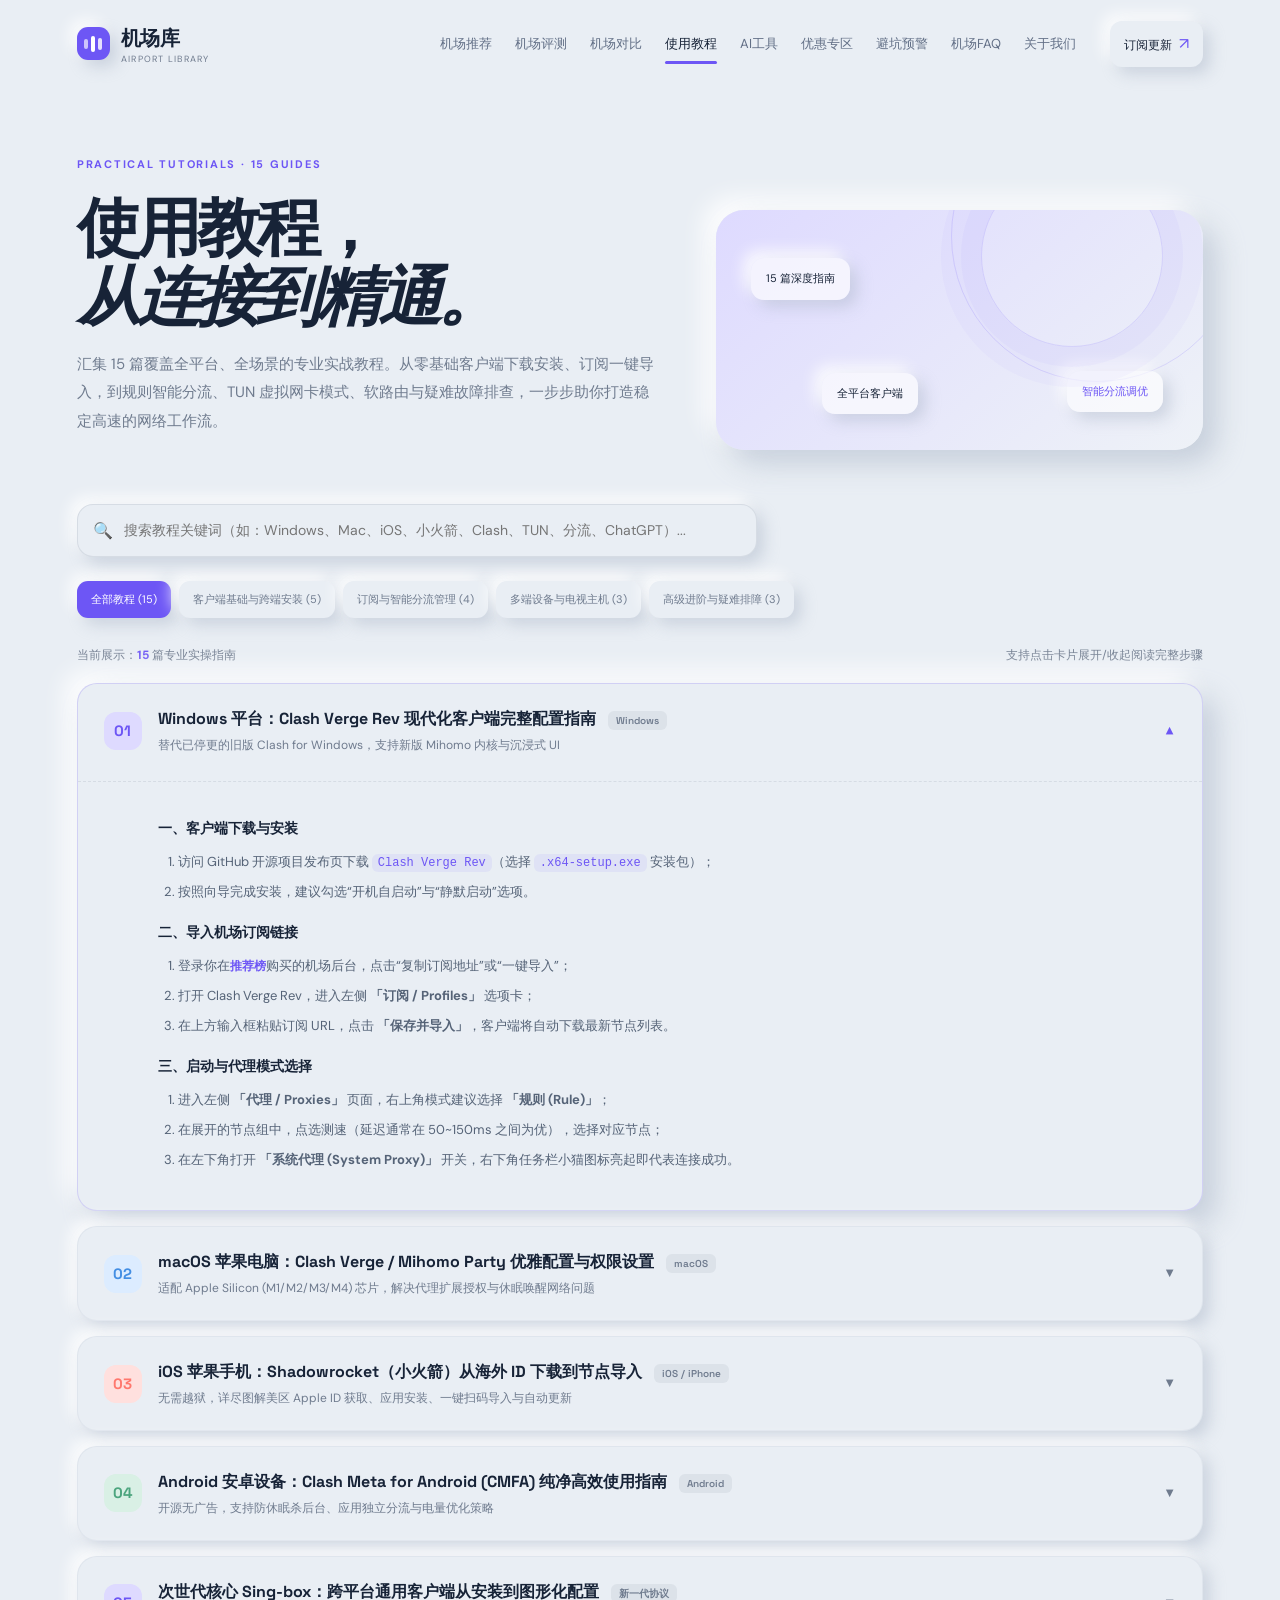
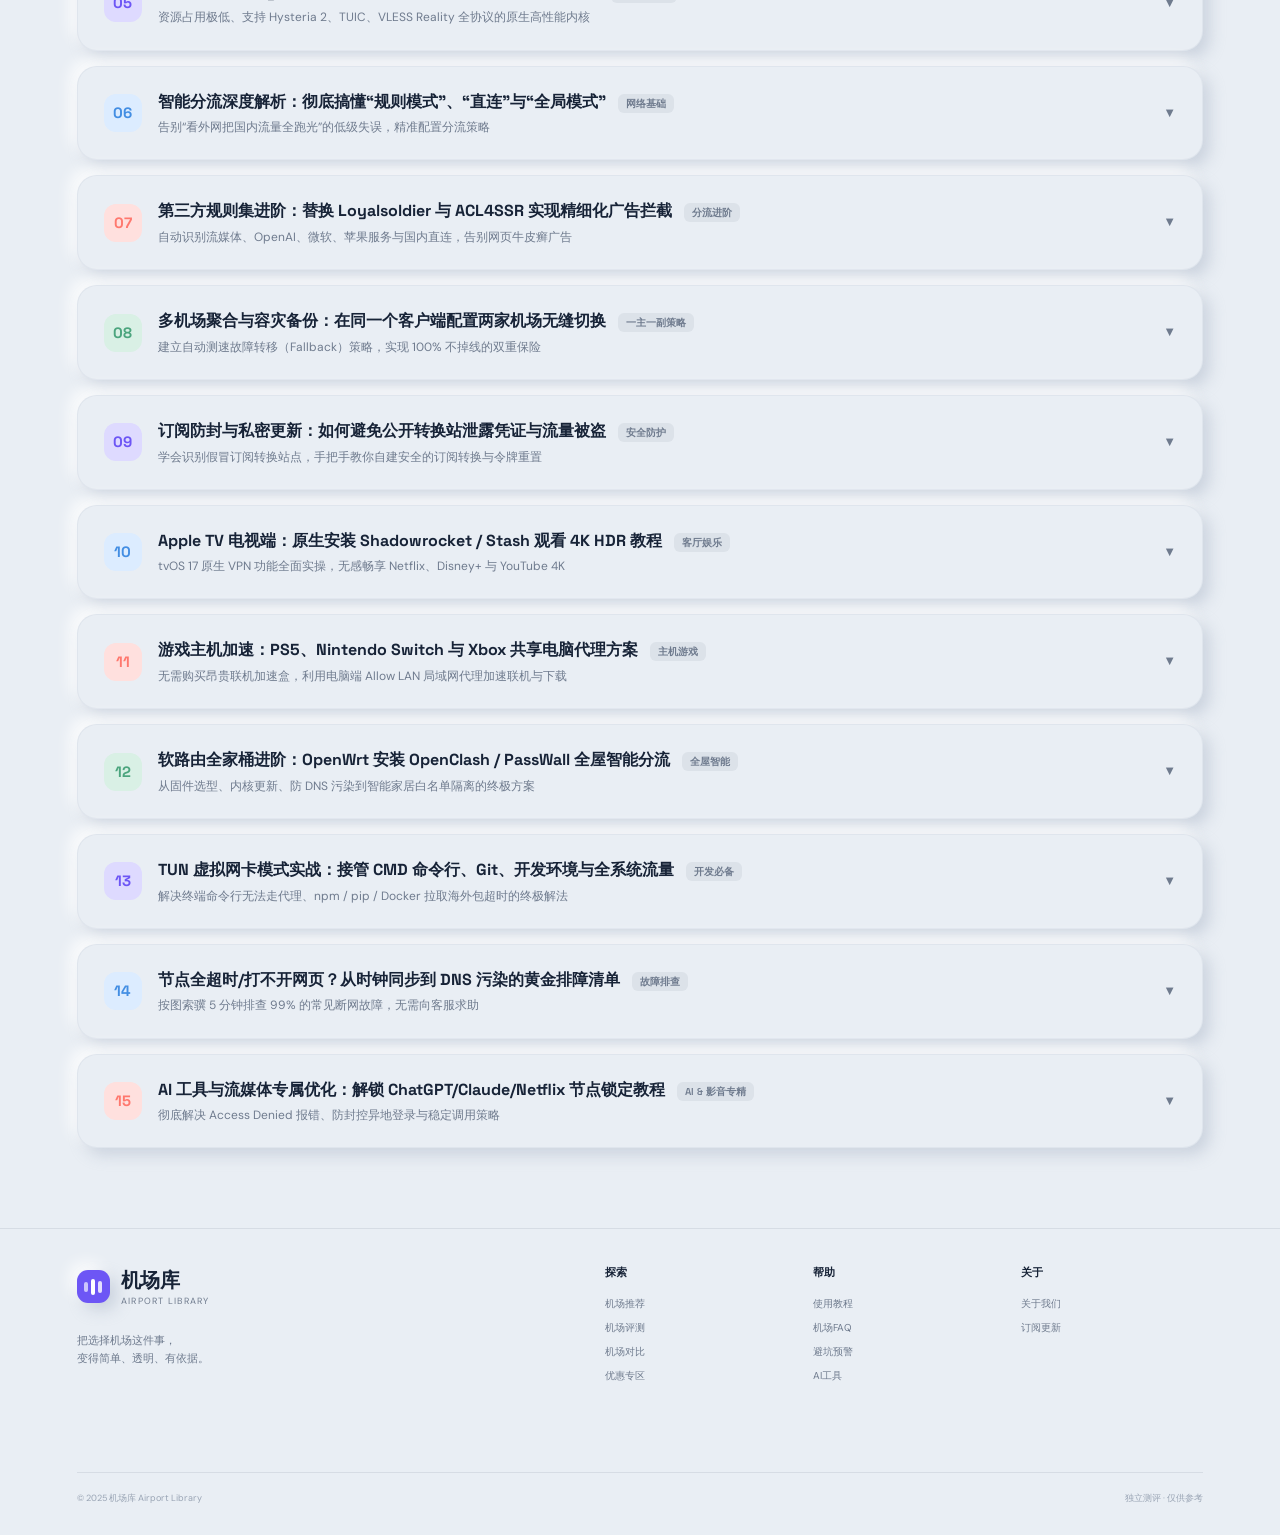
<file: guides.html>
<!doctype html><html lang="zh-CN"><head><meta charset="UTF-8"/><meta name="viewport" content="width=device-width,initial-scale=1.0"/><title>使用教程 · 15篇专业实用的机场配置与网络进阶指南 · 机场库</title><meta name="description" content="全平台网络代理客户端配置指南大全。涵盖Windows(Clash Verge)、macOS、iOS(小火箭)、Android(Clash Meta)、TUN网卡接管、软路由OpenClash与游戏主机分流实战教程。"/><meta name="keywords" content="Clash教程,Shadowrocket教程,小火箭使用教程,Clash Verge配置,TUN模式,软路由OpenClash,Sing-box教程"/><link rel="canonical" href="https://jichangku.net/guides.html"/><meta name="geo.region" content="HK"/><meta name="geo.placename" content="Hong Kong"/><meta name="geo.position" content="22.3193;114.1694"/><meta name="ICBM" content="22.3193, 114.1694"/><meta property="og:type" content="article"/><meta property="og:title" content="使用教程 · 15篇专业实用的机场配置与网络进阶指南 · 机场库"/><meta property="og:description" content="15篇涵盖全平台客户端安装、规则分流、TUN模式与故障排查的实操宝典。"/><meta property="og:url" content="https://jichangku.net/guides.html"/><link rel="stylesheet" href="styles.css"/><style>
.guides-container{margin-bottom:80px}
.guide-search-wrap{position:relative;max-width:680px;margin:0 0 24px}
.guide-search-input{width:100%;box-sizing:border-box;padding:14px 20px 14px 46px;border-radius:16px;border:1px solid rgba(75,92,118,0.12);background:var(--card);box-shadow:var(--shadow-small);color:var(--ink);font-size:14px;outline:none;transition:all .2s ease}
.guide-search-input:focus{border-color:var(--purple);box-shadow:0 0 0 3px rgba(109,86,245,0.18)}
.guide-search-icon{position:absolute;left:16px;top:50%;transform:translateY(-50%);font-size:16px;color:var(--muted);pointer-events:none}
.guide-tabs{display:flex;gap:8px;flex-wrap:wrap;margin-bottom:28px}
.guide-accordion{display:flex;flex-direction:column;gap:15px}
.guide-item{background:var(--card);border-radius:20px;box-shadow:var(--shadow-small);overflow:hidden;border:1px solid rgba(75,92,118,0.06);transition:box-shadow .2s ease, border-color .2s ease}
.guide-item[open]{box-shadow:var(--shadow);border-color:rgba(109,86,245,0.2)}
.guide-summary{list-style:none;padding:22px 26px;display:flex;align-items:center;justify-content:space-between;cursor:pointer;user-select:none}
.guide-summary::-webkit-details-marker{display:none}
.guide-meta-left{display:flex;align-items:center;gap:16px}
.guide-num-badge{width:38px;height:38px;border-radius:12px;background:#dedaff;color:var(--purple);display:grid;place-items:center;font-family:'Space Grotesk',sans-serif;font-size:15px;font-weight:700;flex:none}
.guide-num-badge.blue{background:#dcecff;color:#438ee3}
.guide-num-badge.coral{background:#ffe0de;color:var(--coral)}
.guide-num-badge.green{background:#d9f0e5;color:#4ca57e}
.guide-title-box h3{font-size:16px;font-family:'Space Grotesk','PingFang SC',sans-serif;margin:0 0 4px;color:var(--ink)}
.guide-title-box p{margin:0;font-size:12px;color:var(--muted)}
.guide-tag{font-size:10px;padding:3px 8px;border-radius:6px;background:rgba(23,35,55,0.06);color:var(--muted);font-weight:600;margin-left:8px}
.guide-chevron{font-size:13px;color:var(--muted);transition:transform .2s ease;flex:none;margin-left:14px}
.guide-item[open] .guide-chevron{transform:rotate(180deg);color:var(--purple)}
.guide-content{padding:0 26px 24px 80px;border-top:1px dashed rgba(75,92,118,0.12);margin-top:4px;padding-top:18px}
.guide-body-text{font-size:13px;color:#556377;line-height:1.85}
.guide-body-text h4{color:var(--ink);margin:16px 0 8px;font-size:14px;display:flex;align-items:center;gap:6px}
.guide-body-text ol,.guide-body-text ul{padding-left:20px;margin:8px 0 14px}
.guide-body-text li{margin-bottom:6px}
.guide-body-text code{background:rgba(109,86,245,0.08);color:var(--purple);padding:2px 6px;border-radius:6px;font-family:monospace;font-size:12px}
.guide-callout-box{background:rgba(240,243,248,0.8);border-radius:14px;padding:14px 18px;margin:14px 0;border-left:3px solid var(--purple);font-size:12px;color:#59677b}
.guide-callout-box.warning{border-left-color:var(--coral);background:rgba(255,224,222,0.35)}
@media(max-width:820px){
  .guide-summary{padding:18px 20px}
  .guide-content{padding:14px 20px 20px 20px}
  .guide-meta-left{gap:12px}
  .guide-num-badge{width:32px;height:32px;font-size:13px}
  .guide-title-box h3{font-size:14.5px}
}
</style></head><body><div class="site-shell"><header class="topbar"><a class="brand" href="index.html"><span class="brand-mark"><span></span><span></span><span></span></span><span><strong>机场库</strong><small>Airport Library</small></span></a><nav class="main-nav"><a href="recommend.html">机场推荐</a><a href="reviews.html">机场评测</a><a href="compare.html">机场对比</a><a class="active" href="guides.html">使用教程</a><a href="ai-tools.html">AI工具</a><a href="deals.html">优惠专区</a><a href="alerts.html">避坑预警</a><a href="faq.html">机场FAQ</a><a href="about.html">关于我们</a></nav><button class="mobile-menu" aria-label="打开菜单"><span></span><span></span></button><a class="top-action" href="index.html#newsletter">订阅更新 <span>↗</span></a></header><main><section class="page-hero section-pad"><div><span class="eyebrow">PRACTICAL TUTORIALS · 15 GUIDES</span><h1>使用教程，<br/><em>从连接到精通。</em></h1><p>汇集 15 篇覆盖全平台、全场景的专业实战教程。从零基础客户端下载安装、订阅一键导入，到规则智能分流、TUN 虚拟网卡模式、软路由与疑难故障排查，一步步助你打造稳定高速的网络工作流。</p></div><div class="page-hero-art"><span class="art-chip one">15 篇深度指南</span><span class="art-chip two">全平台客户端</span><span class="art-chip three">智能分流调优</span></div></section><section class="page-content section-pad guides-container">

<div class="guide-search-wrap">
  <span class="guide-search-icon">🔍</span>
  <input type="text" id="guideSearchInput" class="guide-search-input" placeholder="搜索教程关键词（如：Windows、Mac、iOS、小火箭、Clash、TUN、分流、ChatGPT）..." />
</div>

<div class="guide-tabs" id="guideFilterTabs">
  <button class="filter-pill active" data-cat="all">全部教程 (15)</button>
  <button class="filter-pill" data-cat="client">客户端基础与跨端安装 (5)</button>
  <button class="filter-pill" data-cat="flow">订阅与智能分流管理 (4)</button>
  <button class="filter-pill" data-cat="device">多端设备与电视主机 (3)</button>
  <button class="filter-pill" data-cat="trouble">高级进阶与疑难排障 (3)</button>
</div>

<div style="font-size:12px;color:var(--muted);margin-bottom:18px;display:flex;justify-content:space-between">
  <span>当前展示：<strong id="guideCountDisplay" style="color:var(--purple)">15</strong> 篇专业实操指南</span>
  <span>支持点击卡片展开/收起阅读完整步骤</span>
</div>

<div class="guide-accordion" id="guideAccordion">

<!-- 指南 01 -->
<details class="guide-item" data-cat="client" open>
  <summary class="guide-summary">
    <div class="guide-meta-left">
      <span class="guide-num-badge">01</span>
      <div class="guide-title-box">
        <h3>Windows 平台：Clash Verge Rev 现代化客户端完整配置指南 <span class="guide-tag">Windows</span></h3>
        <p>替代已停更的旧版 Clash for Windows，支持新版 Mihomo 内核与沉浸式 UI</p>
      </div>
    </div>
    <span class="guide-chevron">▼</span>
  </summary>
  <div class="guide-content"><div class="guide-body-text">
    <h4>一、客户端下载与安装</h4>
    <ol>
      <li>访问 GitHub 开源项目发布页下载 <code>Clash Verge Rev</code>（选择 <code>.x64-setup.exe</code> 安装包）；</li>
      <li>按照向导完成安装，建议勾选“开机自启动”与“静默启动”选项。</li>
    </ol>
    <h4>二、导入机场订阅链接</h4>
    <ol>
      <li>登录你在<a class="text-link" href="recommend.html">推荐榜</a>购买的机场后台，点击“复制订阅地址”或“一键导入”；</li>
      <li>打开 Clash Verge Rev，进入左侧 <strong>「订阅 / Profiles」</strong> 选项卡；</li>
      <li>在上方输入框粘贴订阅 URL，点击 <strong>「保存并导入」</strong>，客户端将自动下载最新节点列表。</li>
    </ol>
    <h4>三、启动与代理模式选择</h4>
    <ol>
      <li>进入左侧 <strong>「代理 / Proxies」</strong> 页面，右上角模式建议选择 <strong>「规则 (Rule)」</strong>；</li>
      <li>在展开的节点组中，点选测速（延迟通常在 50~150ms 之间为优），选择对应节点；</li>
      <li>在左下角打开 <strong>「系统代理 (System Proxy)」</strong> 开关，右下角任务栏小猫图标亮起即代表连接成功。</li>
    </ol>
  </div></div>
</details>

<!-- 指南 02 -->
<details class="guide-item" data-cat="client">
  <summary class="guide-summary">
    <div class="guide-meta-left">
      <span class="guide-num-badge blue">02</span>
      <div class="guide-title-box">
        <h3>macOS 苹果电脑：Clash Verge / Mihomo Party 优雅配置与权限设置 <span class="guide-tag">macOS</span></h3>
        <p>适配 Apple Silicon (M1/M2/M3/M4) 芯片，解决代理扩展授权与休眠唤醒网络问题</p>
      </div>
    </div>
    <span class="guide-chevron">▼</span>
  </summary>
  <div class="guide-content"><div class="guide-body-text">
    <h4>一、下载对应芯片架构的客户端</h4>
    <p>打开 GitHub Release，根据芯片下载：Apple Silicon 芯片选 <code>aarch64.dmg</code>，Intel 芯片选 <code>x64.dmg</code>。拖入“应用程序”文件夹即可。</p>
    <h4>二、安装核心系统辅助扩展</h4>
    <ol>
      <li>首次打开若提示“未知开发者”，前往 <code>系统设置 → 隐私与安全性</code> 点击“仍要打开”；</li>
      <li>进入软件设置，点击 <strong>「安装服务模式 (Service Mode)」</strong>，输入 Mac 开机密码授权，这是开启高性能虚拟网卡与无缝接管流量的前提。</li>
    </ol>
    <h4>三、导入配置与快捷开关</h4>
    <ol>
      <li>在订阅管理添加你的机场订阅并更新；</li>
      <li>顶部状态栏将常驻图标，右键即可快捷切换“直连 / 规则 / 全局”或切换主力节点，不影响原生网络体验。</li>
    </ol>
  </div></div>
</details>

<!-- 指南 03 -->
<details class="guide-item" data-cat="client">
  <summary class="guide-summary">
    <div class="guide-meta-left">
      <span class="guide-num-badge coral">03</span>
      <div class="guide-title-box">
        <h3>iOS 苹果手机：Shadowrocket（小火箭）从海外 ID 下载到节点导入 <span class="guide-tag">iOS / iPhone</span></h3>
        <p>无需越狱，详尽图解美区 Apple ID 获取、应用安装、一键扫码导入与自动更新</p>
      </div>
    </div>
    <span class="guide-chevron">▼</span>
  </summary>
  <div class="guide-content"><div class="guide-body-text">
    <h4>一、准备与下载 Shadowrocket</h4>
    <ol>
      <li>中国大陆 App Store 无法上架网络工具，需退出当前 Apple ID（进入 App Store 点击右上角头像，滑到最底部退出）；</li>
      <li>登录一个海外（美区/港区/日区）Apple ID，搜索 <code>Shadowrocket</code> 购买安装（售价约 $2.99）；</li>
      <li>下载完成后立即退出海外 ID，换回你日常的国内主力 Apple ID，已下载的软件仍能永久正常使用与更新。</li>
    </ol>
    <h4>二、添加机场节点与订阅</h4>
    <ol>
      <li><strong>方式 A（扫码）</strong>：打开小火箭，点击左上角扫描图标，扫描机场后台的订阅二维码；</li>
      <li><strong>方式 B（URL 导入）</strong>：点击右上角 <code>+</code>，类型选择 <code>Subscribe</code>，在 URL 栏粘贴订阅链接并点击保存，节点列表即刻刷出。</li>
    </ol>
    <h4>三、启用全局路由配置</h4>
    <p>在主界面底部将“全局路由”保持为 <strong>「配置 (Config)」</strong>（智能分流国内直连海外走代理），打开最上方连接开关，首次使用允许添加 VPN 配置即可。</p>
  </div></div>
</details>

<!-- 指南 04 -->
<details class="guide-item" data-cat="client">
  <summary class="guide-summary">
    <div class="guide-meta-left">
      <span class="guide-num-badge green">04</span>
      <div class="guide-title-box">
        <h3>Android 安卓设备：Clash Meta for Android (CMFA) 纯净高效使用指南 <span class="guide-tag">Android</span></h3>
        <p>开源无广告，支持防休眠杀后台、应用独立分流与电量优化策略</p>
      </div>
    </div>
    <span class="guide-chevron">▼</span>
  </summary>
  <div class="guide-content"><div class="guide-body-text">
    <h4>一、安装官方安装包</h4>
    <p>推荐从 GitHub 或 Google Play 下载原版 <code>Clash Meta for Android</code>（或 <code>Flclash</code>）。远离第三方不明修改版，避免恶意扣费与木马。</p>
    <h4>二、导入配置与分应用代理（绕过国内银行/外卖）</h4>
    <ol>
      <li>点击“配置” → 点击右上角 <code>+</code> → 选择“从 URL 导入”，填入机场订阅；</li>
      <li>进入软件的 <strong>「设置」 → 「网络」 → 勾选「分应用代理」</strong>；</li>
      <li>在此处将你日常使用的国内应用（微信、交管 12123、各大手机银行、王者荣耀等）勾选为“绕过”，彻底杜绝国内应用弹风控。</li>
    </ol>
    <h4>三、防止被系统后台查杀</h4>
    <p>在手机系统设置中，找到 Clash Meta：允许“无限制后台耗电”、允许“自启动”并在多任务后台给应用加锁（小锁图标），确保长时间熄屏不断连。</p>
  </div></div>
</details>

<!-- 指南 05 -->
<details class="guide-item" data-cat="client">
  <summary class="guide-summary">
    <div class="guide-meta-left">
      <span class="guide-num-badge">05</span>
      <div class="guide-title-box">
        <h3>次世代核心 Sing-box：跨平台通用客户端从安装到图形化配置 <span class="guide-tag">新一代协议</span></h3>
        <p>资源占用极低、支持 Hysteria 2、TUIC、VLESS Reality 全协议的原生高性能内核</p>
      </div>
    </div>
    <span class="guide-chevron">▼</span>
  </summary>
  <div class="guide-content"><div class="guide-body-text">
    <h4>一、为什么越来越多高级用户选择 Sing-box？</h4>
    <p>Sing-box 是目前代码架构最先进的网络代理通用核心，内存占用比旧版内核降低 50% 以上，并原生无损支持基于 UDP 弱网加速的全新抗封锁协议。</p>
    <h4>二、下载图形化版本</h4>
    <p>官方提供全平台客户端：iOS/macOS 可在 App Store 免费搜索 <code>sing-box</code> 安装；Windows/Android 可在 GitHub 下载带有 GUI 交互界面的 <code>sing-box GUI</code> 或 <code>Karing</code>。</p>
    <h4>三、拉取 Sing-box 订阅</h4>
    <p>如果你的机场支持 Sing-box 订阅，复制对应格式 URL 导入；若机场仅提供通用订阅，可直接在客户端内置转换器一键解析生成规范的 JSON 路由规则。</p>
  </div></div>
</details>

<!-- 指南 06 -->
<details class="guide-item" data-cat="flow">
  <summary class="guide-summary">
    <div class="guide-meta-left">
      <span class="guide-num-badge blue">06</span>
      <div class="guide-title-box">
        <h3>智能分流深度解析：彻底搞懂“规则模式”、“直连”与“全局模式” <span class="guide-tag">网络基础</span></h3>
        <p>告别“看外网把国内流量全跑光”的低级失误，精准配置分流策略</p>
      </div>
    </div>
    <span class="guide-chevron">▼</span>
  </summary>
  <div class="guide-content"><div class="guide-body-text">
    <h4>一、三大模式的本质区别</h4>
    <ul>
      <li><strong>规则模式 (Rule / 智能分流) - 【最推荐】：</strong>客户端内置域名与 IP 地址库，访问百度、淘宝走本地网络（0 延迟且不扣机场流量），访问海外阻断网站自动分发至节点。</li>
      <li><strong>直连模式 (Direct)：</strong>相当于关闭代理，所有网络流量直接直连公网。</li>
      <li><strong>全局模式 (Global)：</strong>全电脑/手机的所有网络报文一律绕道海外节点，国内 App 会变得极卡，且极速消耗套餐流量。</li>
    </ul>
    <h4>二、什么时候才需要切全局模式？</h4>
    <p>只有当某个冷门学术网站、小众海外服务未被规则库收录且打不开时，临时切换为“全局”测试连通性，排查完毕后务必立即切回“规则模式”。</p>
  </div></div>
</details>

<!-- 指南 07 -->
<details class="guide-item" data-cat="flow">
  <summary class="guide-summary">
    <div class="guide-meta-left">
      <span class="guide-num-badge coral">07</span>
      <div class="guide-title-box">
        <h3>第三方规则集进阶：替换 Loyalsoldier 与 ACL4SSR 实现精细化广告拦截 <span class="guide-tag">分流进阶</span></h3>
        <p>自动识别流媒体、OpenAI、微软、苹果服务与国内直连，告别网页牛皮癣广告</p>
      </div>
    </div>
    <span class="guide-chevron">▼</span>
  </summary>
  <div class="guide-content"><div class="guide-body-text">
    <h4>一、为什么需要自定义规则集？</h4>
    <p>部分小机场自带的内置分流规则非常简陋，可能导致访问 ChatGPT 乱跳节点或国内网站误走海外。通过引入社区公认的 <code>Loyalsoldier</code> 规则集，可实现毫秒级精准路由。</p>
    <h4>二、一键挂载外部 Rule-Providers（以 Clash Verge 为例）</h4>
    <ol>
      <li>在客户端右侧点击“订阅配置” → 右键选择“编辑配置 (或扩展脚本)”；</li>
      <li>将代理分组区分为：<strong>「OpenAI/Claude 专属组」</strong>、<strong>「流媒体组」</strong>、<strong>「海外通用」</strong>、<strong>「国内直连」</strong>；</li>
      <li>保存后刷新，即可确保 ChatGPT 流量永远绑定在你指定的原生纯净节点上，绝不串流。</li>
    </ol>
  </div></div>
</details>

<!-- 指南 08 -->
<details class="guide-item" data-cat="flow">
  <summary class="guide-summary">
    <div class="guide-meta-left">
      <span class="guide-num-badge green">08</span>
      <div class="guide-title-box">
        <h3>多机场聚合与容灾备份：在同一个客户端配置两家机场无缝切换 <span class="guide-tag">一主一副策略</span></h3>
        <p>建立自动测速故障转移（Fallback）策略，实现 100% 不掉线的双重保险</p>
      </div>
    </div>
    <span class="guide-chevron">▼</span>
  </summary>
  <div class="guide-content"><div class="guide-body-text">
    <h4>一、黄金搭配原则</h4>
    <p>购买一家高稳定性的主力专线机场（如<a class="text-link" href="recommend.html">速界、可信云</a>），再买一家几块钱或按量计费的轻量备用机场（如快狸、极连云）。</p>
    <h4>二、利用 Proxy Provider 进行双订阅融合</h4>
    <ol>
      <li>在 Clash 的配置中使用 <code>proxy-providers</code> 分别引入主力机场与副机场的订阅 URL；</li>
      <li>创建一个策略组 <code>Fallback-Auto</code>，将两家机场的低延迟节点填入列表；</li>
      <li>设置健康检查心跳 <code>interval: 300</code>。一旦主力机场上游海缆施工突发断网，客户端在 3 秒内会自动静默切换到副机场继续上网。</li>
    </ol>
  </div></div>
</details>

<!-- 指南 09 -->
<details class="guide-item" data-cat="flow">
  <summary class="guide-summary">
    <div class="guide-meta-left">
      <span class="guide-num-badge">09</span>
      <div class="guide-title-box">
        <h3>订阅防封与私密更新：如何避免公开转换站泄露凭证与流量被盗 <span class="guide-tag">安全防护</span></h3>
        <p>学会识别假冒订阅转换站点，手把手教你自建安全的订阅转换与令牌重置</p>
      </div>
    </div>
    <span class="guide-chevron">▼</span>
  </summary>
  <div class="guide-content"><div class="guide-body-text">
    <div class="guide-callout-box warning">
      <strong>⚠️ 危险警告：</strong>千万不要在搜索引擎上随意使用不知名的“免费在线订阅转换网站”！不良站长会在后台持久化保存你的订阅 Token，偷跑你的套餐流量甚至作为肉鸡滥用。
    </div>
    <h4>一、正规安全的转换方案</h4>
    <ol>
      <li><strong>机场后台自带转换</strong>：优先使用正规大机场后台提供的一键客户端转换接口；</li>
      <li><strong>客户端内置解析</strong>：现代客户端（如 Clash Verge Rev、Stash）已经自带协议转换与解析引擎，根本不需要走云端接口；</li>
      <li><strong>本地 Subconverter</strong>：开发者可在本机使用 Docker 运行开源的 <code>subconverter</code>，所有数据均在本地计算。</li>
    </ol>
  </div></div>
</details>

<!-- 指南 10 -->
<details class="guide-item" data-cat="device">
  <summary class="guide-summary">
    <div class="guide-meta-left">
      <span class="guide-num-badge blue">10</span>
      <div class="guide-title-box">
        <h3>Apple TV 电视端：原生安装 Shadowrocket / Stash 观看 4K HDR 教程 <span class="guide-tag">客厅娱乐</span></h3>
        <p>tvOS 17 原生 VPN 功能全面实操，无感畅享 Netflix、Disney+ 与 YouTube 4K</p>
      </div>
    </div>
    <span class="guide-chevron">▼</span>
  </summary>
  <div class="guide-content"><div class="guide-body-text">
    <h4>一、设备系统要求</h4>
    <p>确认 Apple TV 系统已升级至 <strong>tvOS 17</strong> 或更高版本。在电视设置的 App Store 中登录拥有代理软件的海外 Apple ID。</p>
    <h4>二、下载与导入配置</h4>
    <ol>
      <li>在电视 App Store 搜索下载 <code>Shadowrocket</code> 或 <code>Sing-box</code>（只要手机上已买过，电视端无需重复付费，直接云端下载）；</li>
      <li>打开电视端软件，点击右上角扫码，用 iPhone 相机扫描电视屏幕上生成的二维码，即可直接将手机上的订阅一键秒传到电视！</li>
      <li>点击连接，打开电视内置的 Netflix 或 YouTube，享受原生杜比视界与 4K 60FPS 极速缓冲。</li>
    </ol>
  </div></div>
</details>

<!-- 指南 11 -->
<details class="guide-item" data-cat="device">
  <summary class="guide-summary">
    <div class="guide-meta-left">
      <span class="guide-num-badge coral">11</span>
      <div class="guide-title-box">
        <h3>游戏主机加速：PS5、Nintendo Switch 与 Xbox 共享电脑代理方案 <span class="guide-tag">主机游戏</span></h3>
        <p>无需购买昂贵联机加速盒，利用电脑端 Allow LAN 局域网代理加速联机与下载</p>
      </div>
    </div>
    <span class="guide-chevron">▼</span>
  </summary>
  <div class="guide-content"><div class="guide-body-text">
    <h4>一、电脑端设置“允许局域网”</h4>
    <ol>
      <li>打开电脑端 Clash，勾选开启 <strong>「允许局域网连接 (Allow LAN)」</strong>；</li>
      <li>记录当前端口（默认通常是 <code>7890</code>）；</li>
      <li>在电脑终端运行 <code>ipconfig</code>，查看并记录你的电脑局域网 IP（例如 <code>192.168.1.50</code>）。</li>
    </ol>
    <h4>二、主机端配置代理</h4>
    <ol>
      <li>确保游戏主机与电脑连入同一个家庭 WiFi 路由器；</li>
      <li>在 PS5 / Switch 的“网络设置 → 配置互联网连接 → 高级设置”中；</li>
      <li>将 <strong>「代理服务器 (Proxy Server)」</strong> 设置为“使用”，IP 地址填入电脑的内网 IP（如 <code>192.168.1.50</code>），端口填写 <code>7890</code>；</li>
      <li>保存并测试连接，商店下载速度提升数倍，外服联机更顺畅。</li>
    </ol>
  </div></div>
</details>

<!-- 指南 12 -->
<details class="guide-item" data-cat="device">
  <summary class="guide-summary">
    <div class="guide-meta-left">
      <span class="guide-num-badge green">12</span>
      <div class="guide-title-box">
        <h3>软路由全家桶进阶：OpenWrt 安装 OpenClash / PassWall 全屋智能分流 <span class="guide-tag">全屋智能</span></h3>
        <p>从固件选型、内核更新、防 DNS 污染到智能家居白名单隔离的终极方案</p>
      </div>
    </div>
    <span class="guide-chevron">▼</span>
  </summary>
  <div class="guide-content"><div class="guide-body-text">
    <h4>一、适用场景</h4>
    <p>家庭拥有超过 10 台以上设备（扫地机器人、智能电视、多台手机与平板），不想在每台设备上分别运行代理客户端，希望在网关路由器层实现“全局透明、按需智能分流”。</p>
    <h4>二、OpenClash 核心配置步骤</h4>
    <ol>
      <li>登录 OpenWrt 管理后台，在“服务”菜单找到 <strong>「OpenClash」</strong>；</li>
      <li>在“配置订阅”新建一个配置，填入机场订阅，模式选择“Fake-IP (增强模式)”；</li>
      <li>在“DNS 设置”开启本地 Dnsmasq 转发，并配置安全无污染的海外上游 DNS（如 <code>8.8.8.8</code> / <code>1.1.1.1</code>）；</li>
      <li>点击“应用配置”，全家所有连入 WiFi 的设备即可直接无感访问。</li>
    </ol>
  </div></div>
</details>

<!-- 指南 13 -->
<details class="guide-item" data-cat="trouble">
  <summary class="guide-summary">
    <div class="guide-meta-left">
      <span class="guide-num-badge">13</span>
      <div class="guide-title-box">
        <h3>TUN 虚拟网卡模式实战：接管 CMD 命令行、Git、开发环境与全系统流量 <span class="guide-tag">开发必备</span></h3>
        <p>解决终端命令行无法走代理、npm / pip / Docker 拉取海外包超时的终极解法</p>
      </div>
    </div>
    <span class="guide-chevron">▼</span>
  </summary>
  <div class="guide-content"><div class="guide-body-text">
    <h4>一、传统系统代理的局限性</h4>
    <p>很多开发者发现，即使电脑开了代理，在 Windows CMD、PowerShell 或 Git 命令行里敲 <code>git clone</code>、<code>npm install</code> 依然卡死报错。这是因为终端和部分底层协议不遵循操作系统的 HTTP Proxy 环境变量。</p>
    <h4>二、开启 TUN 虚拟网卡</h4>
    <ol>
      <li>以管理员身份运行 Clash Verge Rev 或打开客户端设置；</li>
      <li>在设置中将 <strong>「TUN 模式 (Tun Mode)」</strong> 开关打开；</li>
      <li>此时操作系统底层会虚拟出一块专用网卡，直接在网络协议栈层捕获全系统的 TCP/UDP 流量；</li>
      <li>再次在命令行执行网络下载，即可以百兆满速畅快拉取代码与依赖库。</li>
    </ol>
  </div></div>
</details>

<!-- 指南 14 -->
<details class="guide-item" data-cat="trouble">
  <summary class="guide-summary">
    <div class="guide-meta-left">
      <span class="guide-num-badge blue">14</span>
      <div class="guide-title-box">
        <h3>节点全超时/打不开网页？从时钟同步到 DNS 污染的黄金排障清单 <span class="guide-tag">故障排查</span></h3>
        <p>按图索骥 5 分钟排查 99% 的常见断网故障，无需向客服求助</p>
      </div>
    </div>
    <span class="guide-chevron">▼</span>
  </summary>
  <div class="guide-content"><div class="guide-body-text">
    <h4>一、按顺序执行排查四步法：</h4>
    <ol>
      <li><strong>第一步：校准系统时钟（最常见隐蔽故障）</strong><br/>主流加密协议要求系统时钟与标准北京时间误差不超过 60 秒。进入系统设置，点击“立即同步时钟”即可秒级恢复。</li>
      <li><strong>第二步：检查系统代理残留</strong><br/>如果关闭软件后连国内网页都打不开，按 <code>Win + i</code> 打开 Windows 设置 → 代理，将残留的“手动代理”开关关闭。</li>
      <li><strong>第三步：排除本地运营商干扰</strong><br/>手机开启 4G/5G 个人热点让电脑连接，若热点下节点秒通，说明你家里的宽带运营商（如移动）遭遇了机房入口临时封锁，切换至其它备用入口即可。</li>
      <li><strong>第四步：重载订阅并更换协议节点</strong><br/>在配置页点击“更新配置”，将香港节点切换至日本或新加坡低延迟节点测试。</li>
    </ol>
  </div></div>
</details>

<!-- 指南 15 -->
<details class="guide-item" data-cat="trouble">
  <summary class="guide-summary">
    <div class="guide-meta-left">
      <span class="guide-num-badge coral">15</span>
      <div class="guide-title-box">
        <h3>AI 工具与流媒体专属优化：解锁 ChatGPT/Claude/Netflix 节点锁定教程 <span class="guide-tag">AI & 影音专精</span></h3>
        <p>彻底解决 Access Denied 报错、防封控异地登录与稳定调用策略</p>
      </div>
    </div>
    <span class="guide-chevron">▼</span>
  </summary>
  <div class="guide-content"><div class="guide-body-text">
    <h4>一、为什么访问 ChatGPT 频繁报错 Access Denied？</h4>
    <p>OpenAI 对访问请求的出口 IP 会进行住宅纯净度评分。大量机房公共 IP、香港 IP（未对香港地区开放服务）会被其 Cloudflare 风控系统直接无条件拦截。</p>
    <h4>二、配置专属解锁规则</h4>
    <ol>
      <li>打开客户端代理列表，选择带有 <code>原生 / 家宽 / ChatGPT 优化</code> 标签的美国或新加坡专线节点；</li>
      <li><strong>严禁使用“自动测速 (URL-Test)”节点组</strong>访问 OpenAI 或海外银行！频繁跨城切换 IP 会触发盗号风控导致封号；</li>
      <li>在浏览器中安装 WebRTC 防泄露插件，并在隐私设置中清理掉包含 session 的旧 Cookie 后重新登录即可顺畅对话。</li>
    </ol>
  </div></div>
</details>

</div>

<div id="guideEmptyNotice" style="display:none;text-align:center;padding:50px 20px;color:var(--muted)">未找到匹配的教程内容，请尝试换一个关键词搜索</div>

</section></main><footer class="footer section-pad"><div class="footer-brand"><a class="brand" href="index.html"><span class="brand-mark"><span></span><span></span><span></span></span><span><strong>机场库</strong><small>Airport Library</small></span></a><p>把选择机场这件事，<br/>变得简单、透明、有依据。</p></div><div class="footer-links"><div><strong>探索</strong><a href="recommend.html">机场推荐</a><a href="reviews.html">机场评测</a><a href="compare.html">机场对比</a><a href="deals.html">优惠专区</a></div><div><strong>帮助</strong><a href="guides.html">使用教程</a><a href="faq.html">机场FAQ</a><a href="alerts.html">避坑预警</a><a href="ai-tools.html">AI工具</a></div><div><strong>关于</strong><a href="about.html">关于我们</a><a href="index.html#newsletter">订阅更新</a></div></div><div class="footer-bottom"><span>© 2025 机场库 Airport Library</span><span>独立测评 · 仅供参考</span></div></footer></div><script src="script.js"></script><script>
// 教程搜索与分类过滤逻辑
(function(){
  const searchInput = document.getElementById('guideSearchInput');
  const filterTabs = document.querySelectorAll('#guideFilterTabs .filter-pill');
  const items = document.querySelectorAll('.guide-item');
  const countDisplay = document.getElementById('guideCountDisplay');
  const emptyNotice = document.getElementById('guideEmptyNotice');

  let currentCategory = 'all';
  let searchQuery = '';

  function applyFilter(){
    let count = 0;
    const q = searchQuery.trim().toLowerCase();

    items.forEach(item => {
      const cat = item.getAttribute('data-cat');
      const text = item.textContent.toLowerCase();

      const catMatches = (currentCategory === 'all' || cat === currentCategory);
      const searchMatches = (!q || text.includes(q));

      if (catMatches && searchMatches) {
        item.style.display = '';
        count++;
        if(q) {
          item.setAttribute('open', '');
        }
      } else {
        item.style.display = 'none';
      }
    });

    if(countDisplay) countDisplay.textContent = count;
    if(emptyNotice) emptyNotice.style.display = count === 0 ? 'block' : 'none';
  }

  filterTabs.forEach(tab => {
    tab.addEventListener('click', () => {
      filterTabs.forEach(t => t.classList.remove('active'));
      tab.classList.add('active');
      currentCategory = tab.getAttribute('data-cat');
      applyFilter();
    });
  });

  searchInput?.addEventListener('input', (e) => {
    searchQuery = e.target.value;
    applyFilter();
  });
})();
</script></body></html>
</file>
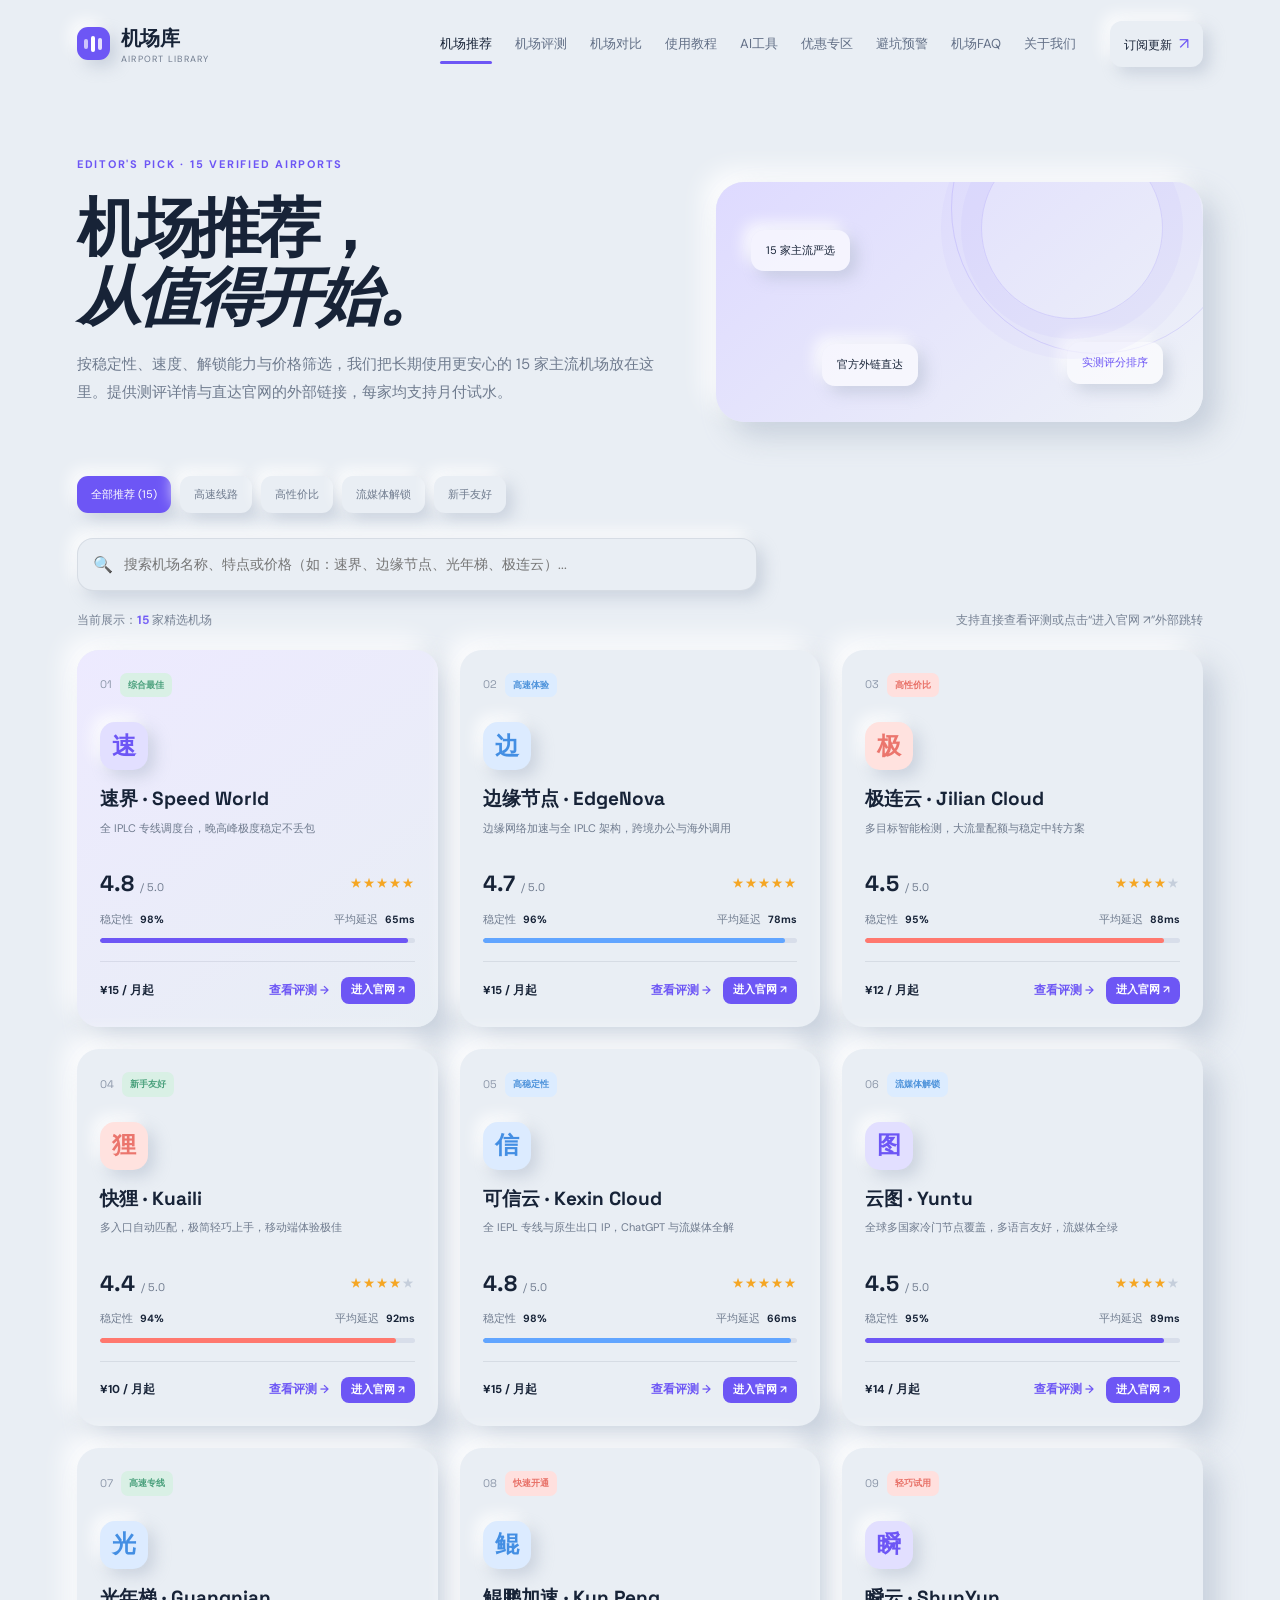
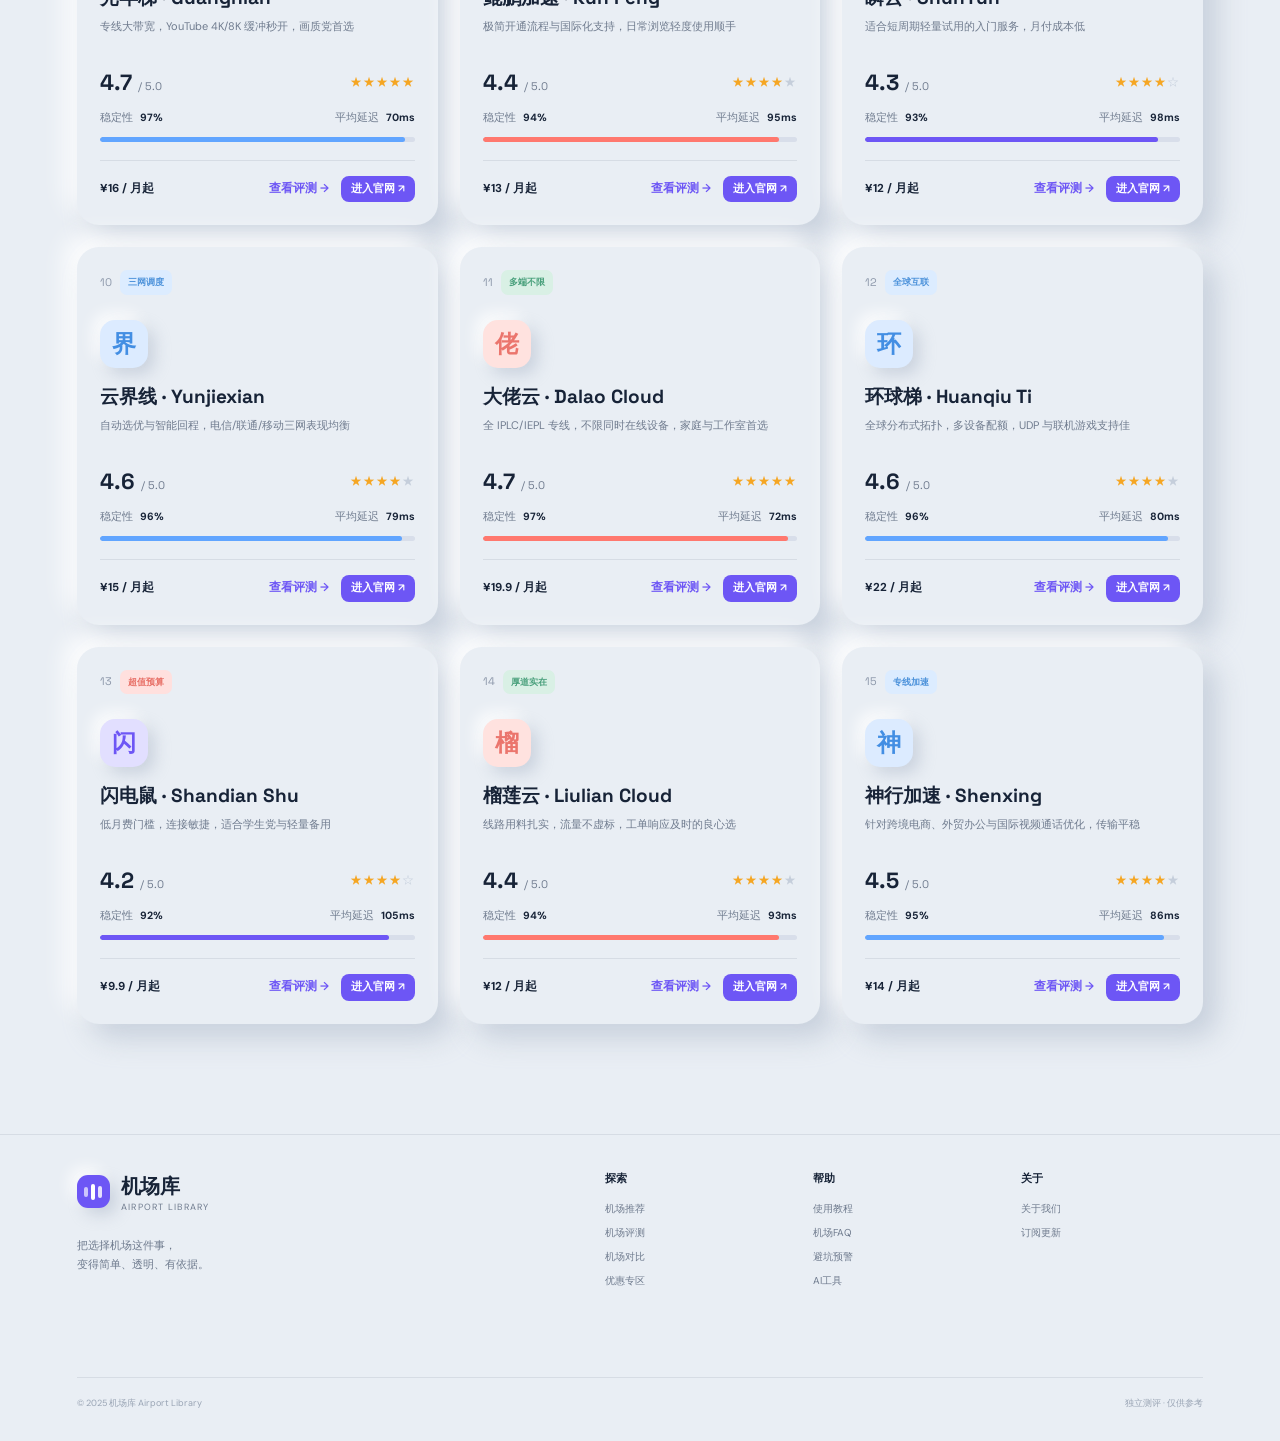
<file: recommend.html>
<!doctype html><html lang="zh-CN"><head><meta charset="UTF-8"/><meta name="viewport" content="width=device-width,initial-scale=1.0"/><title>机场推荐 · 15家精选优质机场横向评级榜 · 机场库</title><meta name="description" content="2026最新精选机场推荐榜单。基于晚高峰实测、全IPLC专线、流媒体4K解锁及稳定性筛选的15家高口碑机场方案，支持月付与官网直达。"/><meta name="keywords" content="机场推荐,稳定机场,高速机场,IPLC专线机场,性价比机场,4K流媒体机场"/><link rel="canonical" href="https://jichangku.net/recommend.html"/><meta name="geo.region" content="HK"/><meta name="geo.placename" content="Hong Kong"/><meta name="geo.position" content="22.3193;114.1694"/><meta name="ICBM" content="22.3193, 114.1694"/><meta property="og:type" content="article"/><meta property="og:title" content="机场推荐 · 15家精选优质机场横向评级榜 · 机场库"/><meta property="og:description" content="按稳定性、速度、解锁能力与价格筛选，15家精选优质机场实测推荐。"/><meta property="og:url" content="https://jichangku.net/recommend.html"/><link rel="stylesheet" href="styles.css"/><style>
.card-bottom{display:flex;justify-content:space-between;align-items:center;font-size:11.5px;border-top:1px solid var(--line);padding-top:15px;margin-top:auto}
.card-bottom-actions{display:flex;align-items:center;gap:12px}
.card-bottom-actions a{font-weight:600}
.btn-site-out{display:inline-flex;align-items:center;gap:4px;padding:5px 10px;border-radius:8px;background:var(--purple);color:#fff!important;font-size:10.5px;font-weight:600;transition:all .2s ease;text-decoration:none}
.btn-site-out:hover{background:#5842e3;transform:translateX(2px)}
.btn-review-link{color:var(--purple);font-size:11.5px;text-decoration:none}
.btn-review-link:hover{text-decoration:underline}
.rec-search-box{position:relative;max-width:680px;margin:25px 0 20px}
.rec-search-input{width:100%;box-sizing:border-box;padding:14px 20px 14px 46px;border-radius:16px;border:1px solid rgba(75,92,118,0.12);background:var(--card);box-shadow:var(--shadow-small);color:var(--ink);font-size:14px;outline:none;transition:all .2s ease}
.rec-search-input:focus{border-color:var(--purple);box-shadow:0 0 0 3px rgba(109,86,245,0.18)}
.rec-search-icon{position:absolute;left:16px;top:50%;transform:translateY(-50%);font-size:16px;color:var(--muted);pointer-events:none}
.score-row{display:flex;align-items:center;justify-content:space-between;margin:18px 0 10px}
.score{font-family:'Space Grotesk',sans-serif;font-weight:700;font-size:22px}
.score span{font-size:11px;color:var(--muted);font-weight:400}
.stars{color:#f5a623;font-size:12px;letter-spacing:1px}
.stars span{color:#c5cedb}
.metric-row{display:flex;justify-content:space-between;color:var(--muted);font-size:10.5px}
.metric-row b{color:var(--ink);margin-left:4px}
.progress{height:5px;background:#d8deea;border-radius:8px;margin:10px 0 18px;overflow:hidden}
.progress i{height:100%;display:block;background:var(--purple);border-radius:8px}
.progress.blue-progress i{background:var(--blue)}
.progress.coral-progress i{background:var(--coral)}
.progress.green-progress i{background:var(--green)}
.airport-card{display:flex;flex-direction:column;min-height:360px}
</style></head><body><div class="site-shell">
<header class="topbar"><a class="brand" href="index.html"><span class="brand-mark"><span></span><span></span><span></span></span><span><strong>机场库</strong><small>Airport Library</small></span></a><nav class="main-nav"><a class="active" href="recommend.html">机场推荐</a><a href="reviews.html">机场评测</a><a href="compare.html">机场对比</a><a href="guides.html">使用教程</a><a href="ai-tools.html">AI工具</a><a href="deals.html">优惠专区</a><a href="alerts.html">避坑预警</a><a href="faq.html">机场FAQ</a><a href="about.html">关于我们</a></nav><button class="mobile-menu" aria-label="打开菜单"><span></span><span></span></button><a class="top-action" href="index.html#newsletter">订阅更新 <span>↗</span></a></header>
<main><section class="page-hero section-pad"><div><span class="eyebrow">EDITOR'S PICK · 15 VERIFIED AIRPORTS</span><h1>机场推荐，<br/><em>从值得开始。</em></h1><p>按稳定性、速度、解锁能力与价格筛选，我们把长期使用更安心的 15 家主流机场放在这里。提供测评详情与直达官网的外部链接，每家均支持月付试水。</p></div><div class="page-hero-art"><span class="art-chip one">15 家主流严选</span><span class="art-chip two">官方外链直达</span><span class="art-chip three">实测评分排序</span></div></section>

<section class="page-content section-pad">
<div class="filter-row" id="recommendFilterTabs">
  <button class="filter-pill active" data-type="all">全部推荐 (15)</button>
  <button class="filter-pill" data-type="speed">高速线路</button>
  <button class="filter-pill" data-type="value">高性价比</button>
  <button class="filter-pill" data-type="media">流媒体解锁</button>
  <button class="filter-pill" data-type="starter">新手友好</button>
</div>

<div class="rec-search-box">
  <span class="rec-search-icon">🔍</span>
  <input type="text" id="recSearchInput" class="rec-search-input" placeholder="搜索机场名称、特点或价格（如：速界、边缘节点、光年梯、极连云）..." />
</div>

<div style="font-size:12px;color:var(--muted);margin-bottom:20px;display:flex;justify-content:space-between">
  <span>当前展示：<strong id="recCountDisplay" style="color:var(--purple)">15</strong> 家精选机场</span>
  <span>支持直接查看评测或点击“进入官网 ↗”外部跳转</span>
</div>

<div class="page-grid" id="recommendGrid">

<!-- 01 速界 -->
<article class="airport-card featured-card" data-tags="all speed starter">
  <div class="card-top"><span class="rank-badge">01</span><span class="soft-tag green-tag">综合最佳</span></div>
  <div class="airport-icon icon-violet">速</div>
  <h3>速界 · Speed World</h3>
  <p class="muted">全 IPLC 专线调度台，晚高峰极度稳定不丢包</p>
  <div class="score-row"><div class="score">4.8 <span>/ 5.0</span></div><div class="stars">★★★★★</div></div>
  <div class="metric-row"><span>稳定性 <b>98%</b></span><span>平均延迟 <b>65ms</b></span></div>
  <div class="progress"><i style="width:98%"></i></div>
  <div class="card-bottom">
    <span>¥15 / 月起</span>
    <div class="card-bottom-actions">
      <a class="btn-review-link" href="airport.html?id=speed">查看评测 →</a>
      <a class="btn-site-out" href="https://lqy001.speedworldaff.com/#/register?code=p3EKNmlp" target="_blank" rel="noopener sponsored">进入官网 ↗</a>
    </div>
  </div>
</article>

<!-- 02 边缘节点 -->
<article class="airport-card" data-tags="all speed media">
  <div class="card-top"><span class="rank-badge">02</span><span class="soft-tag blue-tag">高速体验</span></div>
  <div class="airport-icon icon-blue">边</div>
  <h3>边缘节点 · EdgeNova</h3>
  <p class="muted">边缘网络加速与全 IPLC 架构，跨境办公与海外调用</p>
  <div class="score-row"><div class="score">4.7 <span>/ 5.0</span></div><div class="stars">★★★★★</div></div>
  <div class="metric-row"><span>稳定性 <b>96%</b></span><span>平均延迟 <b>78ms</b></span></div>
  <div class="progress blue-progress"><i style="width:96%"></i></div>
  <div class="card-bottom">
    <span>¥15 / 月起</span>
    <div class="card-bottom-actions">
      <a class="btn-review-link" href="airport.html?id=edge">查看评测 →</a>
      <a class="btn-site-out" href="https://zoio.edgenovaaff.cc/#/register?code=ti8OUEN2" target="_blank" rel="noopener sponsored">进入官网 ↗</a>
    </div>
  </div>
</article>

<!-- 03 极连云 -->
<article class="airport-card" data-tags="all value starter">
  <div class="card-top"><span class="rank-badge">03</span><span class="soft-tag coral-tag">高性价比</span></div>
  <div class="airport-icon icon-coral">极</div>
  <h3>极连云 · Jilian Cloud</h3>
  <p class="muted">多目标智能检测，大流量配额与稳定中转方案</p>
  <div class="score-row"><div class="score">4.5 <span>/ 5.0</span></div><div class="stars">★★★★<span>★</span></div></div>
  <div class="metric-row"><span>稳定性 <b>95%</b></span><span>平均延迟 <b>88ms</b></span></div>
  <div class="progress coral-progress"><i style="width:95%"></i></div>
  <div class="card-bottom">
    <span>¥12 / 月起</span>
    <div class="card-bottom-actions">
      <a class="btn-review-link" href="airport.html?id=jilian">查看评测 →</a>
      <a class="btn-site-out" href="https://liujie2002.jlyvipaff.com/#/?code=0MxRdXiu" target="_blank" rel="noopener sponsored">进入官网 ↗</a>
    </div>
  </div>
</article>

<!-- 04 快狸 -->
<article class="airport-card" data-tags="all value starter">
  <div class="card-top"><span class="rank-badge">04</span><span class="soft-tag green-tag">新手友好</span></div>
  <div class="airport-icon icon-coral">狸</div>
  <h3>快狸 · Kuaili</h3>
  <p class="muted">多入口自动匹配，极简轻巧上手，移动端体验极佳</p>
  <div class="score-row"><div class="score">4.4 <span>/ 5.0</span></div><div class="stars">★★★★<span>★</span></div></div>
  <div class="metric-row"><span>稳定性 <b>94%</b></span><span>平均延迟 <b>92ms</b></span></div>
  <div class="progress coral-progress"><i style="width:94%"></i></div>
  <div class="card-bottom">
    <span>¥10 / 月起</span>
    <div class="card-bottom-actions">
      <a class="btn-review-link" href="airport.html?id=kuaili">查看评测 →</a>
      <a class="btn-site-out" href="https://yyo649929.kuailiaff.com/#/register?code=JVuUcHke" target="_blank" rel="noopener sponsored">进入官网 ↗</a>
    </div>
  </div>
</article>

<!-- 05 可信云 -->
<article class="airport-card" data-tags="all speed media">
  <div class="card-top"><span class="rank-badge">05</span><span class="soft-tag blue-tag">高稳定性</span></div>
  <div class="airport-icon icon-blue">信</div>
  <h3>可信云 · Kexin Cloud</h3>
  <p class="muted">全 IEPL 专线与原生出口 IP，ChatGPT 与流媒体全解</p>
  <div class="score-row"><div class="score">4.8 <span>/ 5.0</span></div><div class="stars">★★★★★</div></div>
  <div class="metric-row"><span>稳定性 <b>98%</b></span><span>平均延迟 <b>66ms</b></span></div>
  <div class="progress blue-progress"><i style="width:98%"></i></div>
  <div class="card-bottom">
    <span>¥15 / 月起</span>
    <div class="card-bottom-actions">
      <a class="btn-review-link" href="airport.html?id=kexin">查看评测 →</a>
      <a class="btn-site-out" href="https://ermaozi01.kosingaff.com/#/register?code=FA6DjjDi" target="_blank" rel="noopener sponsored">进入官网 ↗</a>
    </div>
  </div>
</article>

<!-- 06 云图 -->
<article class="airport-card" data-tags="all media">
  <div class="card-top"><span class="rank-badge">06</span><span class="soft-tag blue-tag">流媒体解锁</span></div>
  <div class="airport-icon icon-violet">图</div>
  <h3>云图 · Yuntu</h3>
  <p class="muted">全球多国家冷门节点覆盖，多语言友好，流媒体全绿</p>
  <div class="score-row"><div class="score">4.5 <span>/ 5.0</span></div><div class="stars">★★★★<span>★</span></div></div>
  <div class="metric-row"><span>稳定性 <b>95%</b></span><span>平均延迟 <b>89ms</b></span></div>
  <div class="progress"><i style="width:95%"></i></div>
  <div class="card-bottom">
    <span>¥14 / 月起</span>
    <div class="card-bottom-actions">
      <a class="btn-review-link" href="airport.html?id=yuntu">查看评测 →</a>
      <a class="btn-site-out" href="https://super.ytjcok.org/#/register?code=iKpNlXer" target="_blank" rel="noopener sponsored">进入官网 ↗</a>
    </div>
  </div>
</article>

<!-- 07 光年梯 -->
<article class="airport-card" data-tags="all speed media">
  <div class="card-top"><span class="rank-badge">07</span><span class="soft-tag green-tag">高速专线</span></div>
  <div class="airport-icon icon-blue">光</div>
  <h3>光年梯 · Guangnian</h3>
  <p class="muted">专线大带宽，YouTube 4K/8K 缓冲秒开，画质党首选</p>
  <div class="score-row"><div class="score">4.7 <span>/ 5.0</span></div><div class="stars">★★★★★</div></div>
  <div class="metric-row"><span>稳定性 <b>97%</b></span><span>平均延迟 <b>70ms</b></span></div>
  <div class="progress blue-progress"><i style="width:97%"></i></div>
  <div class="card-bottom">
    <span>¥16 / 月起</span>
    <div class="card-bottom-actions">
      <a class="btn-review-link" href="airport.html?id=guangnian">查看评测 →</a>
      <a class="btn-site-out" href="http://liujie2002.gntaff.com/#/?code=NoPkovej" target="_blank" rel="noopener sponsored">进入官网 ↗</a>
    </div>
  </div>
</article>

<!-- 08 鲲鹏加速 -->
<article class="airport-card" data-tags="all starter value">
  <div class="card-top"><span class="rank-badge">08</span><span class="soft-tag coral-tag">快速开通</span></div>
  <div class="airport-icon icon-blue">鲲</div>
  <h3>鲲鹏加速 · Kun Peng</h3>
  <p class="muted">极简开通流程与国际化支持，日常浏览轻度使用顺手</p>
  <div class="score-row"><div class="score">4.4 <span>/ 5.0</span></div><div class="stars">★★★★<span>★</span></div></div>
  <div class="metric-row"><span>稳定性 <b>94%</b></span><span>平均延迟 <b>95ms</b></span></div>
  <div class="progress coral-progress"><i style="width:94%"></i></div>
  <div class="card-bottom">
    <span>¥13 / 月起</span>
    <div class="card-bottom-actions">
      <a class="btn-review-link" href="airport.html?id=kunpeng">查看评测 →</a>
      <a class="btn-site-out" href="https://kunpengjiasu.com/#/register?code=99UgsawR" target="_blank" rel="noopener sponsored">进入官网 ↗</a>
    </div>
  </div>
</article>

<!-- 09 瞬云 -->
<article class="airport-card" data-tags="all value starter">
  <div class="card-top"><span class="rank-badge">09</span><span class="soft-tag coral-tag">轻巧试用</span></div>
  <div class="airport-icon icon-violet">瞬</div>
  <h3>瞬云 · ShunYun</h3>
  <p class="muted">适合短周期轻量试用的入门服务，月付成本低</p>
  <div class="score-row"><div class="score">4.3 <span>/ 5.0</span></div><div class="stars">★★★★<span>☆</span></div></div>
  <div class="metric-row"><span>稳定性 <b>93%</b></span><span>平均延迟 <b>98ms</b></span></div>
  <div class="progress"><i style="width:93%"></i></div>
  <div class="card-bottom">
    <span>¥12 / 月起</span>
    <div class="card-bottom-actions">
      <a class="btn-review-link" href="airport.html?id=shunyun">查看评测 →</a>
      <a class="btn-site-out" href="https://ddd.jichang.best/#/?code=7idBwf3R" target="_blank" rel="noopener sponsored">进入官网 ↗</a>
    </div>
  </div>
</article>

<!-- 10 云界线 -->
<article class="airport-card" data-tags="all speed media">
  <div class="card-top"><span class="rank-badge">10</span><span class="soft-tag blue-tag">三网调度</span></div>
  <div class="airport-icon icon-blue">界</div>
  <h3>云界线 · Yunjiexian</h3>
  <p class="muted">自动选优与智能回程，电信/联通/移动三网表现均衡</p>
  <div class="score-row"><div class="score">4.6 <span>/ 5.0</span></div><div class="stars">★★★★<span>★</span></div></div>
  <div class="metric-row"><span>稳定性 <b>96%</b></span><span>平均延迟 <b>79ms</b></span></div>
  <div class="progress blue-progress"><i style="width:96%"></i></div>
  <div class="card-bottom">
    <span>¥15 / 月起</span>
    <div class="card-bottom-actions">
      <a class="btn-review-link" href="airport.html?id=yunjiexian">查看评测 →</a>
      <a class="btn-site-out" href="https://youxia01.yunjiexianaff.com/#/?code=8ImGvubv" target="_blank" rel="noopener sponsored">进入官网 ↗</a>
    </div>
  </div>
</article>

<!-- 11 大佬云 -->
<article class="airport-card" data-tags="all speed media">
  <div class="card-top"><span class="rank-badge">11</span><span class="soft-tag green-tag">多端不限</span></div>
  <div class="airport-icon icon-coral">佬</div>
  <h3>大佬云 · Dalao Cloud</h3>
  <p class="muted">全 IPLC/IEPL 专线，不限同时在线设备，家庭与工作室首选</p>
  <div class="score-row"><div class="score">4.7 <span>/ 5.0</span></div><div class="stars">★★★★★</div></div>
  <div class="metric-row"><span>稳定性 <b>97%</b></span><span>平均延迟 <b>72ms</b></span></div>
  <div class="progress coral-progress"><i style="width:97%"></i></div>
  <div class="card-bottom">
    <span>¥19.9 / 月起</span>
    <div class="card-bottom-actions">
      <a class="btn-review-link" href="airport.html?id=dalao">查看评测 →</a>
      <a class="btn-site-out" href="https://liu01.dalaoyunaff.com/#/?code=9A9fbKzz" target="_blank" rel="noopener sponsored">进入官网 ↗</a>
    </div>
  </div>
</article>

<!-- 12 环球梯 -->
<article class="airport-card" data-tags="all speed media">
  <div class="card-top"><span class="rank-badge">12</span><span class="soft-tag blue-tag">全球互联</span></div>
  <div class="airport-icon icon-blue">环</div>
  <h3>环球梯 · Huanqiu Ti</h3>
  <p class="muted">全球分布式拓扑，多设备配额，UDP 与联机游戏支持佳</p>
  <div class="score-row"><div class="score">4.6 <span>/ 5.0</span></div><div class="stars">★★★★<span>★</span></div></div>
  <div class="metric-row"><span>稳定性 <b>96%</b></span><span>平均延迟 <b>80ms</b></span></div>
  <div class="progress blue-progress"><i style="width:96%"></i></div>
  <div class="card-bottom">
    <span>¥22 / 月起</span>
    <div class="card-bottom-actions">
      <a class="btn-review-link" href="airport.html?id=huanqiu">查看评测 →</a>
      <a class="btn-site-out" href="https://123pps01.huanqiutiaff.com/#/?code=iJzShI5m" target="_blank" rel="noopener sponsored">进入官网 ↗</a>
    </div>
  </div>
</article>

<!-- 13 闪电鼠 -->
<article class="airport-card" data-tags="all value starter">
  <div class="card-top"><span class="rank-badge">13</span><span class="soft-tag coral-tag">超值预算</span></div>
  <div class="airport-icon icon-violet">闪</div>
  <h3>闪电鼠 · Shandian Shu</h3>
  <p class="muted">低月费门槛，连接敏捷，适合学生党与轻量备用</p>
  <div class="score-row"><div class="score">4.2 <span>/ 5.0</span></div><div class="stars">★★★★<span>☆</span></div></div>
  <div class="metric-row"><span>稳定性 <b>92%</b></span><span>平均延迟 <b>105ms</b></span></div>
  <div class="progress"><i style="width:92%"></i></div>
  <div class="card-bottom">
    <span>¥9.9 / 月起</span>
    <div class="card-bottom-actions">
      <a class="btn-review-link" href="airport.html?id=shandian">查看评测 →</a>
      <a class="btn-site-out" href="https://eothvip01.shandianshaff.com/#/?code=qNodU3f6" target="_blank" rel="noopener sponsored">进入官网 ↗</a>
    </div>
  </div>
</article>

<!-- 14 榴莲云 -->
<article class="airport-card" data-tags="all value starter">
  <div class="card-top"><span class="rank-badge">14</span><span class="soft-tag green-tag">厚道实在</span></div>
  <div class="airport-icon icon-coral">榴</div>
  <h3>榴莲云 · Liulian Cloud</h3>
  <p class="muted">线路用料扎实，流量不虚标，工单响应及时的良心选</p>
  <div class="score-row"><div class="score">4.4 <span>/ 5.0</span></div><div class="stars">★★★★<span>★</span></div></div>
  <div class="metric-row"><span>稳定性 <b>94%</b></span><span>平均延迟 <b>93ms</b></span></div>
  <div class="progress coral-progress"><i style="width:94%"></i></div>
  <div class="card-bottom">
    <span>¥12 / 月起</span>
    <div class="card-bottom-actions">
      <a class="btn-review-link" href="airport.html?id=liulian">查看评测 →</a>
      <a class="btn-site-out" href="http://853vip01.liulianyunaff.com/#/?code=O6mS8K5N" target="_blank" rel="noopener sponsored">进入官网 ↗</a>
    </div>
  </div>
</article>

<!-- 15 神行加速 -->
<article class="airport-card" data-tags="all speed starter">
  <div class="card-top"><span class="rank-badge">15</span><span class="soft-tag blue-tag">专线加速</span></div>
  <div class="airport-icon icon-blue">神</div>
  <h3>神行加速 · Shenxing</h3>
  <p class="muted">针对跨境电商、外贸办公与国际视频通话优化，传输平稳</p>
  <div class="score-row"><div class="score">4.5 <span>/ 5.0</span></div><div class="stars">★★★★<span>★</span></div></div>
  <div class="metric-row"><span>稳定性 <b>95%</b></span><span>平均延迟 <b>86ms</b></span></div>
  <div class="progress blue-progress"><i style="width:95%"></i></div>
  <div class="card-bottom">
    <span>¥14 / 月起</span>
    <div class="card-bottom-actions">
      <a class="btn-review-link" href="airport.html?id=shenxing">查看评测 →</a>
      <a class="btn-site-out" href="https://fugui0077.shenxingaff.com/#/?code=z3ybkLVj" target="_blank" rel="noopener sponsored">进入官网 ↗</a>
    </div>
  </div>
</article>

</div>
<div id="recEmptyNotice" style="display:none;text-align:center;padding:50px 20px;color:var(--muted)">未找到匹配的机场，换个关键词试试</div>

</section></main>

<footer class="footer section-pad"><div class="footer-brand"><a class="brand" href="index.html"><span class="brand-mark"><span></span><span></span><span></span></span><span><strong>机场库</strong><small>Airport Library</small></span></a><p>把选择机场这件事，<br/>变得简单、透明、有依据。</p></div><div class="footer-links"><div><strong>探索</strong><a href="recommend.html">机场推荐</a><a href="reviews.html">机场评测</a><a href="compare.html">机场对比</a><a href="deals.html">优惠专区</a></div><div><strong>帮助</strong><a href="guides.html">使用教程</a><a href="faq.html">机场FAQ</a><a href="alerts.html">避坑预警</a><a href="ai-tools.html">AI工具</a></div><div><strong>关于</strong><a href="about.html">关于我们</a><a href="index.html#newsletter">订阅更新</a></div></div><div class="footer-bottom"><span>© 2025 机场库 Airport Library</span><span>独立测评 · 仅供参考</span></div></footer></div>

<script src="script.js"></script>
<script>
// 推荐列表标签与搜索过滤系统
(function(){
  const filterBtns = document.querySelectorAll('#recommendFilterTabs .filter-pill');
  const cards = document.querySelectorAll('#recommendGrid .airport-card');
  const searchInput = document.getElementById('recSearchInput');
  const countDisplay = document.getElementById('recCountDisplay');
  const emptyNotice = document.getElementById('recEmptyNotice');

  let currentType = 'all';
  let searchQuery = '';

  function applyFilter(){
    let count = 0;
    const q = searchQuery.trim().toLowerCase();

    cards.forEach(card => {
      const tags = (card.getAttribute('data-tags') || '').split(' ');
      const text = card.textContent.toLowerCase();

      const typeMatch = (currentType === 'all' || tags.includes(currentType));
      const searchMatch = (!q || text.includes(q));

      if(typeMatch && searchMatch){
        card.style.display = '';
        count++;
      } else {
        card.style.display = 'none';
      }
    });

    if(countDisplay) countDisplay.textContent = count;
    if(emptyNotice) emptyNotice.style.display = count === 0 ? 'block' : 'none';
  }

  filterBtns.forEach(btn => {
    btn.addEventListener('click', () => {
      filterBtns.forEach(b => b.classList.remove('active'));
      btn.classList.add('active');
      currentType = btn.getAttribute('data-type');
      applyFilter();
    });
  });

  searchInput?.addEventListener('input', (e) => {
    searchQuery = e.target.value;
    applyFilter();
  });
})();
</script>
</body></html>
</file>
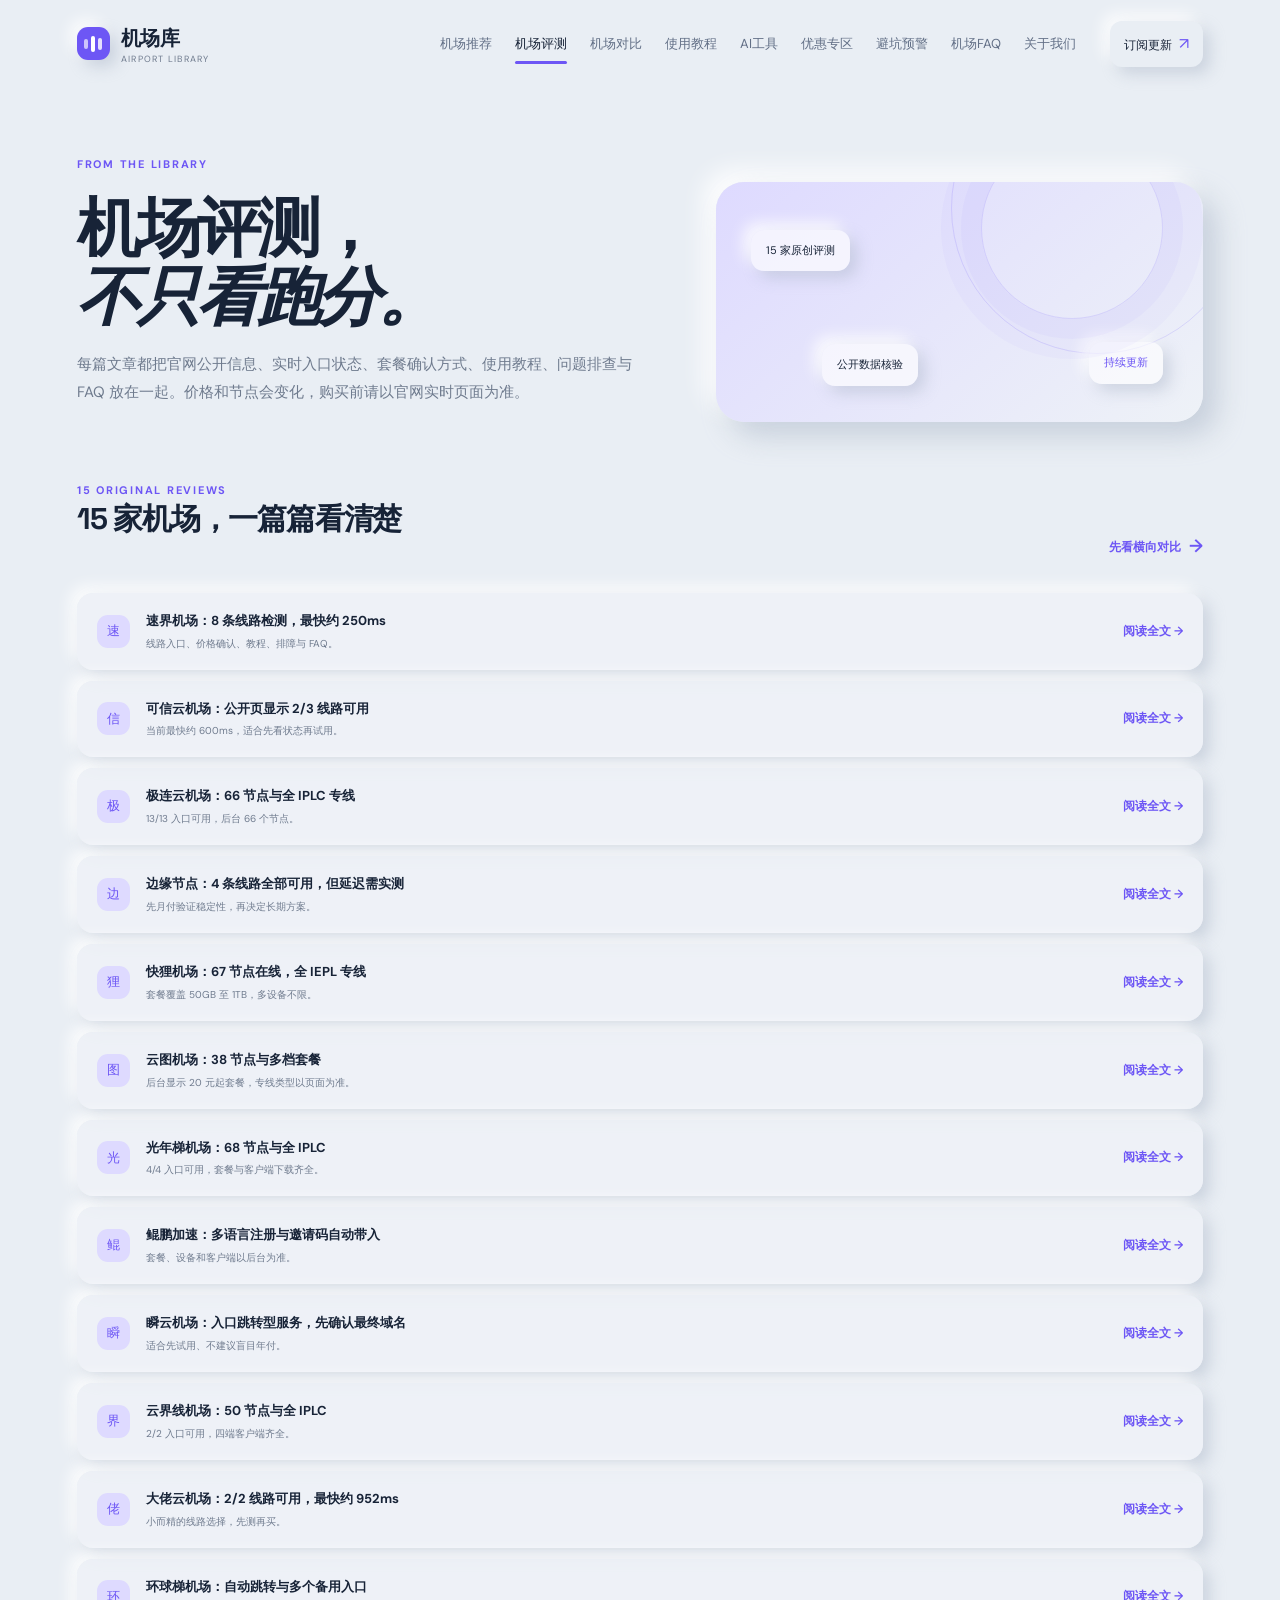
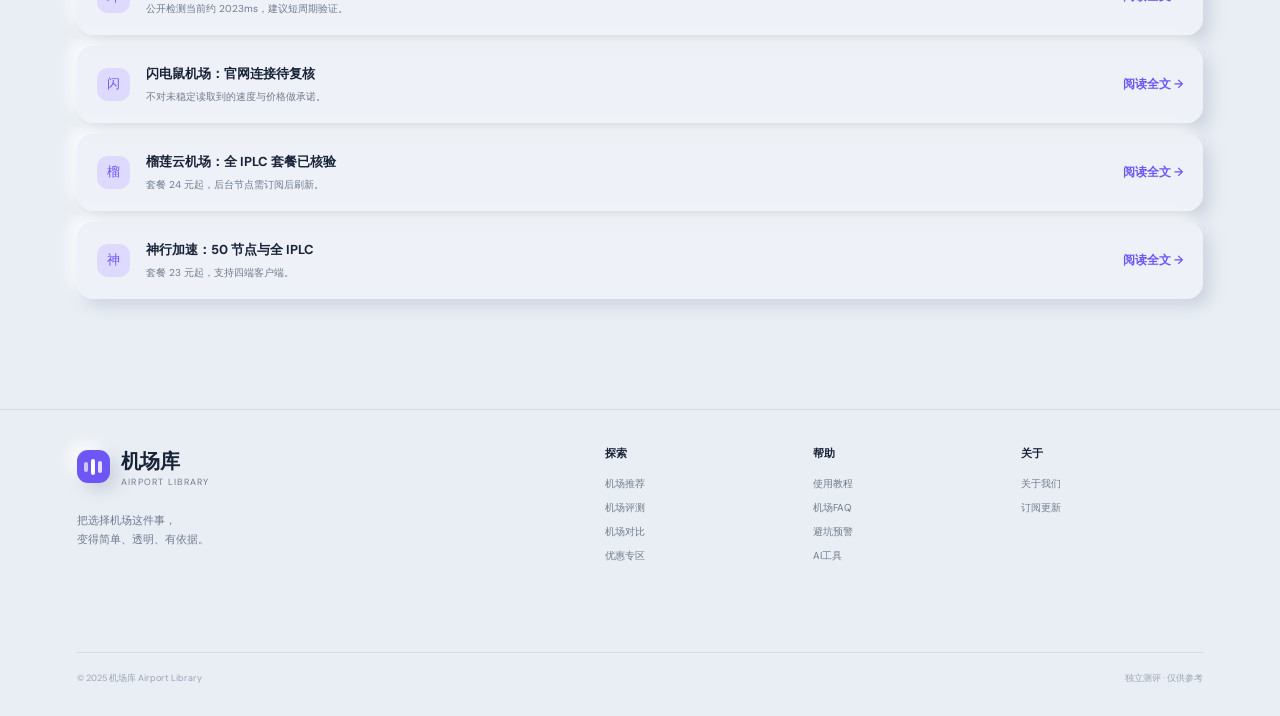
<file: reviews.html>
<!doctype html><html lang="zh-CN"><head><meta charset="UTF-8"/><meta name="viewport" content="width=device-width,initial-scale=1.0"/><title>机场评测 · 15家主流机场深度原创评测与线路核验 · 机场库</title><meta name="description" content="机场库15家主流机场独立原创评测列表。包括速界、可信云、边缘节点、极连云等专线机场的入口连通性、套餐真实价格、IPLC专线核验与排障FAQ。"/><meta name="keywords" content="机场评测,机场测评,速界测评,可信云测评,边缘节点测评,极连云测评,机场测速报告"/><link rel="canonical" href="https://jichangku.net/reviews.html"/><meta name="geo.region" content="HK"/><meta name="geo.placename" content="Hong Kong"/><meta name="geo.position" content="22.3193;114.1694"/><meta name="ICBM" content="22.3193, 114.1694"/><meta property="og:type" content="article"/><meta property="og:title" content="机场评测 · 15家主流机场深度原创评测与线路核验 · 机场库"/><meta property="og:description" content="15家主流机场原创独立评测，客观记录晚高峰与价格。"/><meta property="og:url" content="https://jichangku.net/reviews.html"/><link rel="stylesheet" href="styles.css"/></head><body><div class="site-shell"><header class="topbar"><a class="brand" href="index.html"><span class="brand-mark"><span></span><span></span><span></span></span><span><strong>机场库</strong><small>Airport Library</small></span></a><nav class="main-nav"><a href="recommend.html">机场推荐</a><a class="active" href="reviews.html">机场评测</a><a href="compare.html">机场对比</a><a href="guides.html">使用教程</a><a href="ai-tools.html">AI工具</a><a href="deals.html">优惠专区</a><a href="alerts.html">避坑预警</a><a href="faq.html">机场FAQ</a><a href="about.html">关于我们</a></nav><button class="mobile-menu"><span></span><span></span></button><a class="top-action" href="index.html#newsletter">订阅更新 <span>↗</span></a></header><main><section class="page-hero section-pad"><div><span class="eyebrow">FROM THE LIBRARY</span><h1>机场评测，<br/><em>不只看跑分。</em></h1><p>每篇文章都把官网公开信息、实时入口状态、套餐确认方式、使用教程、问题排查与 FAQ 放在一起。价格和节点会变化，购买前请以官网实时页面为准。</p></div><div class="page-hero-art"><span class="art-chip one">15 家原创评测</span><span class="art-chip two">公开数据核验</span><span class="art-chip three">持续更新</span></div></section><section class="page-content section-pad review-directory"><div class="section-heading"><div><span class="eyebrow">15 ORIGINAL REVIEWS</span><h2>15 家机场，一篇篇看清楚</h2></div><a class="text-link" href="compare.html">先看横向对比 <span>→</span></a></div><div class="page-list"><a class="page-list-item" href="airport.html?id=speed"><span>速</span><div><h3>速界机场：8 条线路检测，最快约 250ms</h3><p>线路入口、价格确认、教程、排障与 FAQ。</p></div><span class="text-link">阅读全文 →</span></a><a class="page-list-item" href="airport.html?id=kexin"><span>信</span><div><h3>可信云机场：公开页显示 2/3 线路可用</h3><p>当前最快约 600ms，适合先看状态再试用。</p></div><span class="text-link">阅读全文 →</span></a><a class="page-list-item" href="airport.html?id=jilian"><span>极</span><div><h3>极连云机场：66 节点与全 IPLC 专线</h3><p>13/13 入口可用，后台 66 个节点。</p></div><span class="text-link">阅读全文 →</span></a><a class="page-list-item" href="airport.html?id=edge"><span>边</span><div><h3>边缘节点：4 条线路全部可用，但延迟需实测</h3><p>先月付验证稳定性，再决定长期方案。</p></div><span class="text-link">阅读全文 →</span></a><a class="page-list-item" href="airport.html?id=kuaili"><span>狸</span><div><h3>快狸机场：67 节点在线，全 IEPL 专线</h3><p>套餐覆盖 50GB 至 1TB，多设备不限。</p></div><span class="text-link">阅读全文 →</span></a><a class="page-list-item" href="airport.html?id=yuntu"><span>图</span><div><h3>云图机场：38 节点与多档套餐</h3><p>后台显示 20 元起套餐，专线类型以页面为准。</p></div><span class="text-link">阅读全文 →</span></a><a class="page-list-item" href="airport.html?id=guangnian"><span>光</span><div><h3>光年梯机场：68 节点与全 IPLC</h3><p>4/4 入口可用，套餐与客户端下载齐全。</p></div><span class="text-link">阅读全文 →</span></a><a class="page-list-item" href="airport.html?id=kunpeng"><span>鲲</span><div><h3>鲲鹏加速：多语言注册与邀请码自动带入</h3><p>套餐、设备和客户端以后台为准。</p></div><span class="text-link">阅读全文 →</span></a><a class="page-list-item" href="airport.html?id=shunyun"><span>瞬</span><div><h3>瞬云机场：入口跳转型服务，先确认最终域名</h3><p>适合先试用、不建议盲目年付。</p></div><span class="text-link">阅读全文 →</span></a><a class="page-list-item" href="airport.html?id=yunjiexian"><span>界</span><div><h3>云界线机场：50 节点与全 IPLC</h3><p>2/2 入口可用，四端客户端齐全。</p></div><span class="text-link">阅读全文 →</span></a><a class="page-list-item" href="airport.html?id=dalao"><span>佬</span><div><h3>大佬云机场：2/2 线路可用，最快约 952ms</h3><p>小而精的线路选择，先测再买。</p></div><span class="text-link">阅读全文 →</span></a><a class="page-list-item" href="airport.html?id=huanqiu"><span>环</span><div><h3>环球梯机场：自动跳转与多个备用入口</h3><p>公开检测当前约 2023ms，建议短周期验证。</p></div><span class="text-link">阅读全文 →</span></a><a class="page-list-item" href="airport.html?id=shandian"><span>闪</span><div><h3>闪电鼠机场：官网连接待复核</h3><p>不对未稳定读取到的速度与价格做承诺。</p></div><span class="text-link">阅读全文 →</span></a><a class="page-list-item" href="airport.html?id=liulian"><span>榴</span><div><h3>榴莲云机场：全 IPLC 套餐已核验</h3><p>套餐 24 元起，后台节点需订阅后刷新。</p></div><span class="text-link">阅读全文 →</span></a><a class="page-list-item" href="airport.html?id=shenxing"><span>神</span><div><h3>神行加速：50 节点与全 IPLC</h3><p>套餐 23 元起，支持四端客户端。</p></div><span class="text-link">阅读全文 →</span></a></div></section></main><footer class="footer section-pad"><div class="footer-brand"><a class="brand" href="index.html"><span class="brand-mark"><span></span><span></span><span></span></span><span><strong>机场库</strong><small>Airport Library</small></span></a><p>把选择机场这件事，<br/>变得简单、透明、有依据。</p></div><div class="footer-links"><div><strong>探索</strong><a href="recommend.html">机场推荐</a><a href="reviews.html">机场评测</a><a href="compare.html">机场对比</a><a href="deals.html">优惠专区</a></div><div><strong>帮助</strong><a href="guides.html">使用教程</a><a href="faq.html">机场FAQ</a><a href="alerts.html">避坑预警</a><a href="ai-tools.html">AI工具</a></div><div><strong>关于</strong><a href="about.html">关于我们</a><a href="index.html#newsletter">订阅更新</a></div></div><div class="footer-bottom"><span>© 2025 机场库 Airport Library</span><span>独立测评 · 仅供参考</span></div></footer></div><script src="script.js"></script></body></html>
</file>
<file: styles.css>
@import url('https://fonts.googleapis.com/css2?family=DM+Sans:wght@400;500;600;700&family=Space+Grotesk:wght@400;500;600;700&display=swap');

:root{--bg:#e9eef4;--card:#e9eef4;--ink:#172337;--muted:#6f7b8e;--purple:#6d56f5;--purple-soft:#dcd8ff;--coral:#ff786e;--blue:#61a5ff;--green:#61b993;--line:rgba(75,92,118,.12);--shadow:14px 14px 28px rgba(164,176,194,.48),-12px -12px 24px rgba(255,255,255,.92);--shadow-small:7px 7px 15px rgba(164,176,194,.43),-7px -7px 15px rgba(255,255,255,.85)}
*{box-sizing:border-box}html{scroll-behavior:smooth}body{margin:0;background:var(--bg);color:var(--ink);font-family:'DM Sans','PingFang SC','Microsoft YaHei',sans-serif;line-height:1.6}a{color:inherit;text-decoration:none}button,input{font:inherit}.site-shell{overflow:hidden}.section-pad{padding-left:clamp(24px,6vw,96px);padding-right:clamp(24px,6vw,96px)}
.topbar{height:88px;display:flex;align-items:center;gap:34px;max-width:1440px;margin:0 auto;padding:0 clamp(24px,6vw,96px);position:relative;z-index:20}.brand{display:inline-flex;align-items:center;gap:11px;white-space:nowrap}.brand strong{display:block;font-family:'Space Grotesk',sans-serif;font-size:20px;letter-spacing:-.03em}.brand small{display:block;font-size:9px;letter-spacing:.14em;text-transform:uppercase;color:var(--muted);margin-top:-2px}.brand-mark{width:33px;height:33px;border-radius:11px;background:var(--purple);display:inline-flex;align-items:center;justify-content:center;gap:3px;box-shadow:var(--shadow-small)}.brand-mark span{width:4px;border-radius:5px;background:white;display:block}.brand-mark span:nth-child(1){height:10px;opacity:.66}.brand-mark span:nth-child(2){height:16px}.brand-mark span:nth-child(3){height:12px;opacity:.82}.main-nav{display:flex;gap:23px;align-items:center;margin-left:auto}.main-nav a{font-size:13px;color:#637087;position:relative;white-space:nowrap}.main-nav a:hover,.main-nav a.active{color:var(--ink)}.main-nav a.active:after{content:'';position:absolute;left:0;right:0;height:3px;border-radius:4px;bottom:-10px;background:var(--purple)}.top-action{font-size:12px;background:var(--card);padding:10px 14px;border-radius:12px;box-shadow:var(--shadow-small);white-space:nowrap}.top-action span{color:var(--purple);font-size:16px;margin-left:4px}.mobile-menu{display:none;border:0;background:transparent}
.hero{max-width:1440px;margin:0 auto;min-height:565px;display:grid;grid-template-columns:1fr 1fr;align-items:center;gap:24px;padding-top:44px;padding-bottom:44px}.eyebrow{color:var(--purple);font-size:11px;letter-spacing:.16em;font-weight:700;text-transform:uppercase}.hero .eyebrow{display:flex;align-items:center;gap:9px;color:#79859a;letter-spacing:.08em}.eyebrow-dot{width:8px;height:8px;border-radius:50%;background:var(--coral);box-shadow:0 0 0 5px rgba(255,120,110,.13)}h1,h2,h3,p{margin-top:0}.hero h1{font-family:'Space Grotesk','PingFang SC',sans-serif;font-size:clamp(52px,6vw,86px);line-height:1.06;letter-spacing:-.06em;margin:25px 0 20px}.hero h1 em,h2 em{font-style:normal;color:var(--purple)}.hero-lead{max-width:495px;color:var(--muted);font-size:16px;line-height:1.9}.hero-actions{display:flex;align-items:center;gap:14px;margin:32px 0 22px}.btn{display:inline-flex;align-items:center;justify-content:center;gap:17px;border:0;border-radius:14px;padding:14px 19px;cursor:pointer;transition:.25s ease;font-size:13px;font-weight:600}.btn:hover{transform:translateY(-2px)}.btn-primary{background:var(--purple);color:#fff;box-shadow:8px 8px 18px rgba(109,86,245,.23),-5px -5px 12px rgba(255,255,255,.55)}.btn-primary span,.btn-dark span{font-size:19px;line-height:0}.btn-ghost{box-shadow:var(--shadow-small);color:var(--ink);background:var(--card)}.btn-dark{background:var(--ink);color:#fff;box-shadow:8px 8px 18px rgba(23,35,55,.23)}.hero-note{font-size:11px;color:var(--muted)}.hero-note strong{color:var(--ink);font-size:13px}.check{display:inline-flex;width:18px;height:18px;align-items:center;justify-content:center;background:rgba(97,185,147,.18);color:#4ca17f;border-radius:50%;margin-right:5px;font-weight:700}
.hero-visual{position:relative;min-height:420px;display:flex;align-items:center;justify-content:center}.visual-core{width:260px;height:260px;border-radius:50%;background:linear-gradient(145deg,#f5f8fc,#dde4ee);box-shadow:22px 22px 40px rgba(163,177,196,.62),-20px -20px 38px #fff;display:flex;align-items:center;justify-content:center;position:relative;z-index:2}.core-ring{width:185px;height:185px;border-radius:50%;border:1px solid rgba(109,86,245,.16);position:absolute}.core-ring:after{content:'';position:absolute;inset:14px;border-radius:50%;border:1px dashed rgba(109,86,245,.18)}.core-logo{display:flex;width:64px;height:64px;border-radius:21px;background:var(--purple);align-items:center;justify-content:center;color:#fff;font-family:'Space Grotesk';font-size:30px;box-shadow:8px 8px 16px rgba(109,86,245,.32)}.core-caption{position:absolute;bottom:38px;left:0;right:0;text-align:center;font-size:8px;line-height:1.3;letter-spacing:.28em;color:#97a3b5}.orb{position:absolute;border-radius:50%;filter:blur(2px)}.orb-one{width:160px;height:160px;background:rgba(117,90,248,.17);top:30px;right:80px}.orb-two{width:90px;height:90px;background:rgba(255,120,110,.18);bottom:37px;left:104px}.floating-card{position:absolute;z-index:4;border-radius:17px;background:rgba(238,242,247,.9);box-shadow:var(--shadow-small);backdrop-filter:blur(10px)}.uptime-card{left:2%;top:18%;width:172px;padding:17px}.card-label{font-size:10px;color:var(--muted)}.uptime-value{font-family:'Space Grotesk';font-size:31px;font-weight:600;margin:8px 0 6px}.uptime-value span{color:var(--green);font-size:16px}.mini-bars{display:flex;align-items:end;gap:3px;height:27px}.mini-bars i{display:block;width:8px;border-radius:3px;background:var(--purple);opacity:.75}.mini-bars i:nth-child(1){height:11px}.mini-bars i:nth-child(2){height:16px}.mini-bars i:nth-child(3){height:12px}.mini-bars i:nth-child(4){height:21px}.mini-bars i:nth-child(5){height:16px}.mini-bars i:nth-child(6){height:25px}.mini-bars i:nth-child(7){height:18px}.mini-bars i:nth-child(8){height:22px}.mini-bars i:nth-child(9){height:20px}.mini-bars i:nth-child(10){height:25px}.mini-bars i:nth-child(11){height:23px}.mini-bars i:nth-child(12){height:26px}.card-foot{font-size:9px;color:var(--muted);margin-top:10px}.status-dot{display:inline-block;width:6px;height:6px;background:var(--green);border-radius:50%;margin-right:4px}.ping-card{right:0;top:30%;display:flex;align-items:center;gap:10px;padding:12px 15px}.ping-icon{width:27px;height:27px;display:grid;place-items:center;color:var(--purple);font-size:23px;border-radius:9px;background:#e6e1ff}.ping-card strong{font-size:11px;display:block}.ping-card small{display:block;color:var(--muted);font-size:9px}.signal{color:var(--green);font-size:18px;margin-left:7px}.quote-card{right:9%;bottom:9%;padding:15px 18px;width:160px}.quote-mark{color:var(--coral);font-family:Georgia;font-size:30px;line-height:.7}.quote-card p{font-family:'Space Grotesk';font-size:13px;line-height:1.45;margin:7px 0 8px}.quote-line{height:2px;background:var(--coral);display:block;width:33px;border-radius:3px}.trust-strip{max-width:1248px;margin:0 auto 80px;padding-top:19px;padding-bottom:19px;display:grid;grid-template-columns:repeat(4,1fr);gap:12px;border-top:1px solid var(--line);border-bottom:1px solid var(--line)}.trust-strip>div{display:flex;align-items:center;justify-content:center;gap:10px}.strip-icon{display:grid;place-items:center;width:30px;height:30px;border-radius:10px;font-size:15px}.strip-icon.purple{background:#ddd9ff;color:var(--purple)}.strip-icon.coral{background:#ffe0de;color:var(--coral)}.strip-icon.blue{background:#dcecff;color:#5799ed}.strip-icon.green{background:#dbf2e7;color:#4ca57e}.trust-strip strong{font-size:12px}.trust-strip small{font-size:10px;color:var(--muted);margin-left:-4px}
.content-section{max-width:1440px;margin:0 auto 115px}.section-heading{display:flex;align-items:end;justify-content:space-between;margin-bottom:32px}.section-heading h2{font-family:'Space Grotesk','PingFang SC',sans-serif;font-size:34px;line-height:1.18;letter-spacing:-.04em;margin:9px 0 0}.text-link{color:var(--purple);font-size:12px;font-weight:600}.text-link span,.read-link span{font-size:18px;vertical-align:-1px;margin-left:5px}.airport-grid{display:grid;grid-template-columns:repeat(3,1fr);gap:22px}.airport-card{padding:23px;border-radius:22px;background:var(--card);box-shadow:var(--shadow);transition:.3s}.airport-card:hover,.article-card:hover{transform:translateY(-4px)}.featured-card{background:linear-gradient(145deg,#edeaff,#e8eef4)}.card-top{display:flex;align-items:center;gap:8px}.rank-badge{font-family:'Space Grotesk';font-size:11px;color:#8d98aa}.soft-tag{font-size:9px;padding:5px 8px;border-radius:7px;font-weight:700}.green-tag{color:#4ba17d;background:#d9f0e5}.blue-tag{color:#4e93db;background:#dcecff}.coral-tag{color:#e87168;background:#ffe0de}.bookmark{border:0;background:transparent;color:#9ca8b9;font-size:23px;line-height:1;margin-left:auto;cursor:pointer}.airport-icon{width:48px;height:48px;border-radius:15px;margin:25px 0 14px;display:grid;place-items:center;font-family:'Space Grotesk';font-size:24px;font-weight:700;box-shadow:var(--shadow-small)}.icon-violet{color:var(--purple);background:#e2dfff}.icon-blue{color:#438ee3;background:#dcebff}.icon-coral{color:#eb756d;background:#ffe2df}.airport-card h3{font-family:'Space Grotesk','PingFang SC';font-size:19px;margin-bottom:5px}.muted{color:var(--muted);font-size:11px}.score-row{display:flex;align-items:center;justify-content:space-between;margin:22px 0 12px}.score{font-family:'Space Grotesk';font-weight:700;font-size:22px}.score span{font-size:10px;color:var(--muted);font-weight:400}.stars{color:#f3ac63;font-size:12px;letter-spacing:1px}.stars span{color:#bdc4ce}.metric-row{display:flex;justify-content:space-between;color:var(--muted);font-size:10px}.metric-row b{color:var(--ink);margin-left:4px}.progress{height:5px;background:#d8deea;border-radius:8px;margin:10px 0 19px;overflow:hidden}.progress i{height:100%;display:block;background:var(--purple);border-radius:8px}.blue-progress i{background:var(--blue)}.coral-progress i{background:var(--coral)}.card-bottom{display:flex;justify-content:space-between;align-items:center;font-size:11px;border-top:1px solid var(--line);padding-top:16px}.card-bottom span{font-weight:700}.card-bottom a{color:var(--purple);font-weight:600}
.compare-section{max-width:1440px;margin:0 auto 115px}.compare-panel{display:grid;grid-template-columns:34% 66%;border-radius:26px;background:linear-gradient(120deg,#dedaff,#e9eef4 36%);box-shadow:var(--shadow);min-height:314px;overflow:hidden}.compare-intro{padding:39px 39px 35px;position:relative;overflow:hidden}.compare-intro:after{content:'02';position:absolute;font-family:'Space Grotesk';font-size:180px;line-height:1;color:rgba(255,255,255,.3);bottom:-48px;left:140px;pointer-events:none}.compare-number{font-size:11px;color:var(--purple);font-weight:700}.compare-intro h3{font-family:'Space Grotesk','PingFang SC';font-size:29px;line-height:1.18;letter-spacing:-.04em;margin:31px 0 10px;position:relative;z-index:1}.compare-intro p{color:var(--muted);font-size:11px;max-width:210px;margin-bottom:23px;position:relative;z-index:1}.compare-intro .btn{position:relative;z-index:2}.compare-table-wrap{padding:27px 35px 28px;background:rgba(246,248,251,.52);display:flex;flex-direction:column;justify-content:center}.table-head,.table-row{display:grid;grid-template-columns:2fr 1fr 1fr 1.3fr .7fr;align-items:center}.table-head{font-size:10px;color:var(--muted);padding:0 14px 11px}.table-row{min-height:53px;background:rgba(236,241,246,.65);border-radius:13px;margin:5px 0;padding:0 14px;font-size:11px}.table-row:nth-child(3){background:#f1efff;box-shadow:var(--shadow-small)}.table-airport{display:flex;align-items:center;gap:9px}.tiny-logo{width:25px;height:25px;border-radius:8px;display:grid;place-items:center;font-family:'Space Grotesk';font-weight:700}.violet-logo{color:var(--purple);background:#dedaff}.blue-logo{color:#438ee3;background:#dcecff}.coral-logo{color:#e87168;background:#ffe0de}.green-logo{color:#4ca57e;background:#d9f0e5}.table-row>span{color:#55657c}.table-row b{font-size:12px}.table-dot{display:inline-block;width:7px;height:7px;border-radius:50%;margin-right:5px}.table-dot.high{background:var(--green)}.table-dot.mid{background:#f5b35e}.table-row small{color:#afb8c4}
.editorial-section{max-width:1440px;margin:0 auto 115px}.article-grid{display:grid;grid-template-columns:1.35fr 1fr 1fr;gap:22px}.article-card{background:var(--card);border-radius:22px;box-shadow:var(--shadow);overflow:hidden;transition:.3s}.article-visual{height:188px;position:relative;overflow:hidden;padding:18px}.visual-gradient{background:linear-gradient(140deg,#5a48d9,#8b78f2 60%,#b9afff)}.visual-peach{background:linear-gradient(140deg,#ffb184,#ff8878)}.visual-lilac{background:linear-gradient(140deg,#a0bce7,#c4c6ff)}.article-kicker{font-size:9px;color:#fff;border:1px solid rgba(255,255,255,.5);padding:5px 8px;border-radius:7px;position:relative;z-index:2}.article-visual-word{position:absolute;left:22px;bottom:17px;color:#fff;font-family:'Space Grotesk';font-weight:700;font-size:37px;line-height:.8;letter-spacing:-.05em}.article-visual-word span{font-size:46px;color:#dbd6ff}.article-orbit{position:absolute;width:180px;height:180px;border:1px solid rgba(255,255,255,.5);border-radius:50%;right:-20px;top:18px}.article-orbit:after{content:'';position:absolute;width:10px;height:10px;border-radius:50%;background:var(--coral);top:15px;left:30px;box-shadow:0 0 0 7px rgba(255,255,255,.18)}.warning-icon{width:72px;height:72px;border:6px solid rgba(255,255,255,.85);border-radius:20px;display:grid;place-items:center;color:#fff;font-family:'Space Grotesk';font-size:46px;font-weight:700;position:absolute;left:40px;bottom:32px;transform:rotate(-8deg);box-shadow:11px 11px 0 rgba(219,91,84,.18)}.article-sticker{position:absolute;right:19px;bottom:25px;color:#fff;border:2px solid rgba(255,255,255,.7);font-size:10px;line-height:1.1;text-align:center;padding:8px 6px;transform:rotate(8deg)}.device-art{width:110px;height:135px;background:#fff;border-radius:13px;position:absolute;bottom:-24px;left:56px;transform:rotate(10deg);box-shadow:8px 8px 0 rgba(76,88,182,.14)}.device-art span{display:block;width:35px;height:5px;background:#c5c7ef;border-radius:4px;margin:15px auto}.device-art i{display:block;height:6px;background:#e3e4f9;border-radius:3px;margin:12px 14px}.article-body{padding:18px 20px 20px}.article-meta{display:flex;justify-content:space-between;color:#8c98a8;font-size:9px;margin-bottom:10px}.article-body h3{font-family:'Space Grotesk','PingFang SC';font-size:17px;line-height:1.4;letter-spacing:-.025em;margin-bottom:10px}.article-body p{font-size:11px;color:var(--muted);line-height:1.7;margin-bottom:14px}.read-link{font-size:11px;color:var(--purple);font-weight:700}
.guide-section{max-width:1440px;margin:0 auto 115px}.guide-card{display:grid;grid-template-columns:1fr 1fr;gap:65px;align-items:center;padding:58px 70px;border-radius:28px;background:linear-gradient(125deg,#ebebff,#e6edf4);box-shadow:var(--shadow);position:relative;overflow:hidden}.guide-card:after{content:'';position:absolute;width:310px;height:310px;border-radius:50%;right:-120px;top:-160px;border:1px solid rgba(109,86,245,.16);box-shadow:0 0 0 24px rgba(109,86,245,.04),0 0 0 50px rgba(109,86,245,.03)}.guide-card h2{font-family:'Space Grotesk','PingFang SC';font-size:35px;line-height:1.17;letter-spacing:-.05em;margin:13px 0 13px}.guide-card p{max-width:390px;color:var(--muted);font-size:12px;margin-bottom:25px}.steps{display:flex;flex-direction:column;gap:13px;position:relative;z-index:1}.step{display:flex;align-items:center;gap:16px;padding:16px 20px;border-radius:15px;background:rgba(238,242,248,.76);box-shadow:var(--shadow-small)}.step>span{font-family:'Space Grotesk';font-size:18px;color:var(--purple);width:28px}.step strong{font-size:12px;display:block}.step small{display:block;color:var(--muted);font-size:10px;margin-top:2px}
.newsletter-section{max-width:1440px;margin:0 auto 90px}.newsletter-card{display:grid;grid-template-columns:56px 1fr auto;gap:20px;align-items:center;padding:34px 40px;border-radius:22px;background:var(--ink);color:#fff;box-shadow:var(--shadow)}.newsletter-mark{width:44px;height:44px;display:grid;place-items:center;background:rgba(255,255,255,.1);border-radius:13px;color:#ffb48d;font-size:22px}.newsletter-card .eyebrow{color:#a9b0ff}.newsletter-card h2{font-family:'Space Grotesk','PingFang SC';font-size:24px;margin:7px 0 5px;letter-spacing:-.035em}.newsletter-card p{font-size:11px;color:#9da9bc;margin:0}.subscribe-form{display:flex;gap:9px}.subscribe-form input{width:210px;border:0;outline:0;border-radius:11px;padding:13px 15px;color:var(--ink);background:#f3f6fb;font-size:11px}.subscribe-form .btn{white-space:nowrap;padding:13px 15px}.form-note{grid-column:2/4;color:#7e8ba0;font-size:9px;margin-top:-10px}.sr-only{position:absolute;width:1px;height:1px;overflow:hidden;clip:rect(0,0,0,0)}
.footer{max-width:1440px;margin:0 auto;padding-top:35px;padding-bottom:30px;border-top:1px solid var(--line);display:grid;grid-template-columns:1.5fr 2fr;gap:80px}.footer-brand p{color:var(--muted);font-size:11px;line-height:1.7;margin:22px 0 0}.footer-links{display:grid;grid-template-columns:repeat(3,1fr);gap:25px}.footer-links strong{font-size:11px;display:block;margin-bottom:14px}.footer-links a{display:block;font-size:10px;color:var(--muted);margin:8px 0}.footer-bottom{grid-column:1/-1;border-top:1px solid var(--line);padding-top:18px;display:flex;justify-content:space-between;color:#99a4b4;font-size:9px}
@media (max-width:1120px){.main-nav{gap:13px}.main-nav a{font-size:11px}.topbar{gap:20px}.hero{padding-top:30px}.trust-strip{margin-bottom:65px}.content-section,.compare-section,.editorial-section,.guide-section{margin-bottom:85px}}
@media (max-width:820px){.topbar{height:75px}.main-nav,.top-action{display:none}.mobile-menu{display:flex;flex-direction:column;gap:5px;margin-left:auto;padding:9px}.mobile-menu span{width:22px;height:2px;background:var(--ink);display:block;border-radius:2px}.hero{grid-template-columns:1fr;padding-top:35px}.hero-copy{max-width:590px}.hero-visual{min-height:340px;margin-top:10px}.trust-strip{grid-template-columns:repeat(2,1fr);gap:20px}.airport-grid{grid-template-columns:1fr}.compare-panel{grid-template-columns:1fr}.compare-intro{min-height:260px}.article-grid{grid-template-columns:1fr 1fr}.large-article{grid-column:1/-1}.guide-card{grid-template-columns:1fr;padding:40px 35px;gap:36px}.newsletter-card{grid-template-columns:45px 1fr}.subscribe-form{grid-column:1/-1}.form-note{grid-column:1/-1;margin-top:-5px}.footer{grid-template-columns:1fr;gap:40px}.footer-links{max-width:500px}.footer-bottom{margin-top:0}}
@media (max-width:520px){.section-pad{padding-left:20px;padding-right:20px}.hero h1{font-size:50px}.hero-lead{font-size:14px}.hero-actions{flex-direction:column;align-items:stretch}.btn{width:100%}.hero-visual{transform:scale(.88);margin-left:-20px;margin-right:-20px}.trust-strip{gap:15px}.trust-strip>div{justify-content:flex-start}.trust-strip strong{font-size:11px}.trust-strip small{display:none}.section-heading{align-items:flex-start;gap:14px;flex-direction:column}.section-heading h2{font-size:29px}.compare-table-wrap{padding:20px 10px;overflow-x:auto}.table-head,.table-row{min-width:520px}.compare-intro{padding:32px 27px}.article-grid{grid-template-columns:1fr}.large-article{grid-column:auto}.article-visual{height:175px}.guide-card{padding:34px 25px}.guide-card h2{font-size:30px}.newsletter-card{padding:28px 24px}.newsletter-card h2{font-size:20px}.subscribe-form{flex-direction:column}.subscribe-form input{width:100%}.footer-links{grid-template-columns:repeat(3,1fr);gap:14px}.footer-bottom{flex-direction:column;gap:8px}}

/* Independent column pages */
.page-hero{max-width:1440px;margin:0 auto;padding-top:62px;padding-bottom:54px;display:grid;grid-template-columns:1.1fr .9fr;gap:44px;align-items:end}.page-hero h1{font-family:'Space Grotesk','PingFang SC',sans-serif;font-size:clamp(44px,5vw,70px);line-height:1.08;letter-spacing:-.06em;margin:18px 0}.page-hero p{max-width:580px;color:var(--muted);font-size:15px;line-height:1.9}.page-hero-art{height:240px;border-radius:28px;background:linear-gradient(140deg,#dedaff,#eef2f7);box-shadow:var(--shadow);position:relative;overflow:hidden}.page-hero-art:before,.page-hero-art:after{content:'';position:absolute;border-radius:50%;border:1px solid rgba(109,86,245,.17)}.page-hero-art:before{width:290px;height:290px;right:-40px;top:-120px}.page-hero-art:after{width:180px;height:180px;right:40px;top:-45px;box-shadow:0 0 0 20px rgba(109,86,245,.045),0 0 0 40px rgba(109,86,245,.035)}.page-hero-art .art-chip{position:absolute;padding:12px 15px;border-radius:13px;background:rgba(255,255,255,.65);box-shadow:var(--shadow-small);font-size:11px;color:var(--ink)}.page-hero-art .art-chip.one{left:35px;top:48px}.page-hero-art .art-chip.two{left:106px;bottom:36px}.page-hero-art .art-chip.three{right:40px;bottom:38px;color:var(--purple)}.page-content{max-width:1440px;margin:0 auto 110px}.page-content h2{font-family:'Space Grotesk','PingFang SC';font-size:30px;letter-spacing:-.04em;margin:0 0 24px}.page-grid{display:grid;grid-template-columns:repeat(3,1fr);gap:22px}.page-card{border-radius:22px;background:var(--card);box-shadow:var(--shadow);padding:24px}.page-card h3{font-family:'Space Grotesk','PingFang SC';font-size:18px;line-height:1.35;margin:14px 0 8px}.page-card p{color:var(--muted);font-size:11px;line-height:1.75}.page-card .soft-tag{display:inline-block}.page-card .card-bottom{margin-top:18px}.page-list{display:flex;flex-direction:column;gap:11px}.page-list-item{display:flex;align-items:center;gap:16px;padding:18px 20px;border-radius:16px;background:rgba(240,243,248,.72);box-shadow:var(--shadow-small)}.page-list-item>span:first-child{display:grid;place-items:center;width:33px;height:33px;border-radius:11px;background:#dedaff;color:var(--purple);font-family:'Space Grotesk';font-size:13px}.page-list-item h3{margin:0;font-size:13px}.page-list-item p{margin:4px 0 0;font-size:10px;color:var(--muted)}.page-list-item .text-link{margin-left:auto;white-space:nowrap}.filter-row{display:flex;gap:9px;flex-wrap:wrap;margin-bottom:25px}.filter-pill{border:0;padding:10px 14px;border-radius:11px;background:var(--card);box-shadow:var(--shadow-small);color:var(--muted);font-size:11px;cursor:pointer}.filter-pill.active{background:var(--purple);color:white}.page-callout{padding:28px 31px;border-radius:22px;background:linear-gradient(120deg,#e1ddff,#edf2f6);box-shadow:var(--shadow);margin:0 0 30px}.page-callout p{max-width:680px;color:var(--muted);font-size:12px;margin:8px 0 0}.faq-list{display:grid;grid-template-columns:1fr 1fr;gap:13px}.faq-item{padding:20px 22px;border-radius:17px;background:var(--card);box-shadow:var(--shadow-small)}.faq-item h3{font-size:13px;margin:0 0 8px}.faq-item p{font-size:11px;color:var(--muted);margin:0;line-height:1.7}.about-grid{display:grid;grid-template-columns:1fr 1fr;gap:22px}.about-card{padding:31px;border-radius:22px;background:var(--card);box-shadow:var(--shadow)}.about-card h3{font-family:'Space Grotesk';font-size:21px;margin:0 0 10px}.about-card p{color:var(--muted);font-size:12px;line-height:1.9}.stat-grid{display:grid;grid-template-columns:repeat(3,1fr);gap:14px;margin-top:24px}.stat-box{padding:17px;border-radius:15px;background:rgba(240,243,248,.7);box-shadow:var(--shadow-small)}.stat-box strong{font-family:'Space Grotesk';font-size:25px;display:block}.stat-box span{color:var(--muted);font-size:10px}.compare-page-table{width:100%;border-collapse:separate;border-spacing:0 8px;font-size:12px}.compare-page-table th{font-size:10px;color:var(--muted);font-weight:500;text-align:left;padding:0 16px 8px}.compare-page-table td{background:rgba(240,243,248,.72);padding:17px 16px}.compare-page-table tr td:first-child{border-radius:13px 0 0 13px;font-weight:700}.compare-page-table tr td:last-child{border-radius:0 13px 13px 0}.compare-page-table tr.highlight td{background:#efedff}.article-feed{display:grid;grid-template-columns:repeat(2,1fr);gap:18px}.article-feed .article-card{display:grid;grid-template-columns:170px 1fr}.article-feed .article-visual{height:100%;min-height:170px}.article-feed .article-body{padding:20px}.tool-grid{display:grid;grid-template-columns:repeat(4,1fr);gap:17px}.tool-card{text-align:center;padding:22px 17px;border-radius:20px;background:var(--card);box-shadow:var(--shadow)}.tool-icon{width:48px;height:48px;margin:0 auto 13px;border-radius:15px;display:grid;place-items:center;font-family:'Space Grotesk';font-size:20px;background:#dedaff;color:var(--purple)}.tool-card h3{font-size:14px;margin:0 0 5px}.tool-card p{font-size:10px;color:var(--muted);line-height:1.65;margin:0}.deal-card{display:flex;align-items:center;gap:20px;padding:20px 23px;border-radius:18px;background:var(--card);box-shadow:var(--shadow-small)}.deal-logo{width:49px;height:49px;display:grid;place-items:center;border-radius:15px;background:#ffe0de;color:var(--coral);font-family:'Space Grotesk';font-size:21px}.deal-card h3{margin:0 0 4px;font-size:14px}.deal-card p{margin:0;font-size:10px;color:var(--muted)}.deal-price{margin-left:auto;text-align:right}.deal-price strong{display:block;font-family:'Space Grotesk';font-size:20px}.deal-price span{font-size:9px;color:var(--muted)}
@media(max-width:820px){.page-hero{grid-template-columns:1fr;padding-top:40px}.page-hero-art{height:180px}.page-grid,.about-grid{grid-template-columns:1fr 1fr}.faq-list{grid-template-columns:1fr}.tool-grid{grid-template-columns:repeat(2,1fr)}.article-feed{grid-template-columns:1fr}.article-feed .article-card{grid-template-columns:145px 1fr}}
@media(max-width:520px){.page-hero{padding-top:28px;padding-bottom:34px}.page-hero h1{font-size:46px}.page-grid,.about-grid{grid-template-columns:1fr}.page-content{margin-bottom:70px}.compare-page-table{min-width:650px}.compare-page-table-wrap{overflow-x:auto}.tool-grid{grid-template-columns:1fr 1fr}.article-feed .article-card{grid-template-columns:1fr}.article-feed .article-visual{height:150px}.deal-card{align-items:flex-start}.deal-price{margin-left:auto}.stat-grid{grid-template-columns:1fr 1fr 1fr;gap:9px}.stat-box{padding:13px 10px}.stat-box strong{font-size:20px}}
@import url('https://fonts.googleapis.com/css2?family=DM+Sans:wght@400;500;600;700&family=Space+Grotesk:wght@400;500;600;700&display=swap');
/* Individual airport review articles */
.article-hero{max-width:1440px;margin:0 auto;padding-top:42px;padding-bottom:55px;display:grid;grid-template-columns:1.14fr .86fr;gap:55px;align-items:end}.breadcrumb{display:flex;gap:8px;align-items:center;color:#9aa5b5;font-size:10px;margin-bottom:25px}.breadcrumb a{color:var(--purple)}.airport-identity{display:flex;align-items:center;gap:15px}.airport-identity .airport-icon{margin:0;width:58px;height:58px;font-size:26px}.airport-identity h1{font-family:'Space Grotesk','PingFang SC';font-size:clamp(42px,5vw,72px);line-height:1.03;letter-spacing:-.06em;margin:8px 0 0}.airport-identity h1 em{font-size:.66em;font-style:normal;color:var(--purple);letter-spacing:-.035em}.article-lead{max-width:640px;color:var(--muted);font-size:15px;line-height:1.85;margin:26px 0 17px}.article-tags{display:flex;gap:7px;flex-wrap:wrap}.affiliate-note{color:#9ca7b6;font-size:10px;margin-top:16px}.article-metric-card{padding:28px;border-radius:23px;background:linear-gradient(145deg,#e2deff,#e9eef4);box-shadow:var(--shadow);min-height:220px}.metric-list{display:flex;gap:9px;flex-wrap:wrap;margin:18px 0}.metric-list span{display:inline-block;padding:10px 12px;border-radius:11px;background:rgba(255,255,255,.65);font-family:'Space Grotesk';font-size:12px;color:var(--ink);box-shadow:var(--shadow-small)}.evidence-copy{font-size:11px;color:#667489;line-height:1.7}.last-check{font-size:9px;color:#9ba5b3;margin-top:18px}.article-body-layout{max-width:1440px;margin:0 auto 90px;display:grid;grid-template-columns:minmax(0,1fr) 235px;gap:45px;align-items:start}.article-main{max-width:820px}.article-section{padding:38px 0;border-top:1px solid var(--line);scroll-margin-top:20px}.article-section:first-child{border-top:0}.article-section h2{font-family:'Space Grotesk','PingFang SC';font-size:30px;letter-spacing:-.045em;margin:10px 0 16px}.article-section>p{color:#5f6d80;font-size:13px;line-height:1.95}.article-callout{display:flex;align-items:flex-start;gap:14px;padding:17px 18px;border-radius:15px;background:#e5e2ff;color:#596679;font-size:12px;line-height:1.7;margin-top:18px}.article-callout strong{color:var(--purple);white-space:nowrap}.article-callout.warning{background:#ffe4e1}.article-callout.warning strong{color:var(--coral)}.article-price-grid{display:grid;grid-template-columns:repeat(3,1fr);gap:12px;margin-top:20px}.article-price-grid>div{padding:18px;border-radius:15px;background:rgba(237,241,247,.8);box-shadow:var(--shadow-small)}.article-price-grid strong{display:block;font-family:'Space Grotesk';font-size:16px}.article-price-grid span{display:block;color:var(--muted);font-size:10px;margin-top:6px}.article-steps{display:flex;flex-direction:column;gap:11px;padding:0;margin:20px 0;list-style:none}.article-steps li{display:flex;align-items:center;gap:15px;padding:15px 17px;border-radius:14px;background:rgba(239,242,247,.75);box-shadow:var(--shadow-small);font-size:12px}.article-steps li>span{width:30px;height:30px;display:grid;place-items:center;border-radius:10px;background:#dedaff;color:var(--purple);font-family:'Space Grotesk';font-size:11px}.inline-links{font-size:11px!important}.inline-links a{color:var(--purple);font-weight:700}.check-list{display:flex;flex-direction:column;gap:11px;list-style:none;padding:0;margin:20px 0}.check-list li{font-size:12px;color:#5f6d80;display:flex;align-items:flex-start;gap:10px}.check-list li>span{width:19px;height:19px;display:grid;place-items:center;border-radius:50%;background:#d9f0e5;color:#4ca17e;font-weight:700;flex:none}.article-aside{position:sticky;top:25px;display:flex;flex-direction:column;gap:17px}.aside-card{padding:20px;border-radius:18px;background:var(--card);box-shadow:var(--shadow-small);display:flex;flex-direction:column;gap:11px}.aside-card .eyebrow{margin-bottom:4px}.aside-card a{font-size:11px;color:#68778a}.aside-card a:hover{color:var(--purple)}.article-related{max-width:1440px;margin:0 auto 100px}.article-related .page-list{max-width:820px}.article-related .page-list-item p{max-width:460px}.article-related .page-list-item>span:first-child{background:#dedaff;color:var(--purple);font-size:11px}.article-related .section-heading{max-width:820px}
@media(max-width:820px){.article-hero{grid-template-columns:1fr;gap:28px;padding-top:28px}.article-metric-card{min-height:auto}.article-body-layout{grid-template-columns:1fr;gap:0}.article-aside{position:static;display:grid;grid-template-columns:1fr 1fr;margin-top:15px}.article-aside .aside-card{height:max-content}.article-related{margin-bottom:70px}}
@media(max-width:520px){.breadcrumb{flex-wrap:wrap}.airport-identity h1{font-size:43px}.article-lead{font-size:14px}.article-section h2{font-size:27px}.article-price-grid{grid-template-columns:1fr}.article-aside{grid-template-columns:1fr}.article-body-layout{margin-bottom:65px}}
.verified-data{display:grid;grid-template-columns:1fr 1fr;gap:12px;margin-top:22px}.verified-data>div{padding:17px;border-radius:15px;background:rgba(238,242,247,.78);box-shadow:var(--shadow-small)}.verified-data strong{display:block;color:var(--purple);font-size:11px;margin-bottom:8px}.verified-data span{display:block;color:#667489;font-size:10px;line-height:1.7;margin:4px 0}.price-lines{display:flex;flex-direction:column;gap:7px;padding:0;margin:15px 0;list-style:none}.price-lines li{padding:10px 13px;border-radius:10px;background:#efedff;color:#5d5a88;font-size:11px}
@media(max-width:520px){.verified-data{grid-template-columns:1fr}}
</file>
